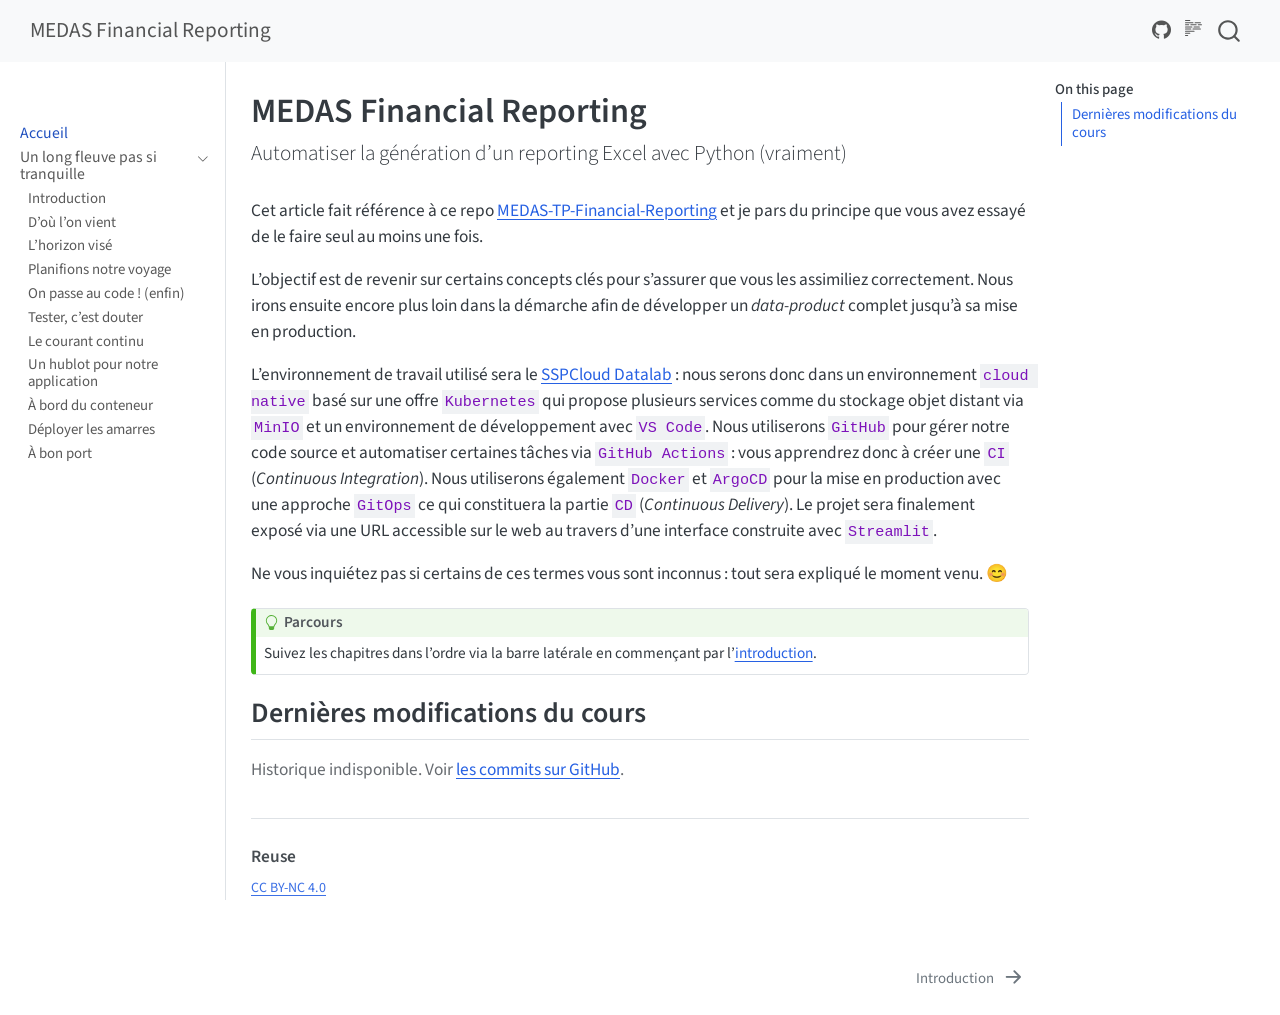
<file: index.html>
<!DOCTYPE html>
<html xmlns="http://www.w3.org/1999/xhtml" lang="en" xml:lang="en"><head>

<meta charset="utf-8">
<meta name="generator" content="quarto-1.10.18">

<meta name="viewport" content="width=device-width, initial-scale=1.0, user-scalable=yes">


<title>MEDAS Financial Reporting</title>
<style>
/* Default styles provided by pandoc.
** See https://pandoc.org/MANUAL.html#variables-for-html for config info.
*/
span.smallcaps{font-variant: small-caps;}
div.columns{display: flex; gap: 1.5em;}
div.column{flex: auto;}
@media screen {
div.columns{gap: min(4vw, 1.5em);}
div.column{overflow-x: auto;}
}
div.hanging-indent{margin-left: 1.5em; text-indent: -1.5em;}
ul.task-list{list-style: none;}
ul.task-list li input[type="checkbox"] {
  width: 0.8em;
  margin: 0 0.8em 0.2em -1em; /* quarto-specific, see https://github.com/quarto-dev/quarto-cli/issues/4556 */ 
  vertical-align: middle;
}
</style>


<script src="site_libs/quarto-nav/quarto-nav.js"></script>
<script src="site_libs/quarto-nav/headroom.min.js"></script>
<script src="site_libs/clipboard/clipboard.min.js"></script>
<script src="site_libs/quarto-search/autocomplete.umd.js"></script>
<script src="site_libs/quarto-search/fuse.min.js"></script>
<script src="site_libs/quarto-search/quarto-search.js"></script>
<meta name="quarto:offset" content="./">
<link href="./pages/01-introduction.html" rel="next">
<script src="site_libs/quarto-html/quarto.js" type="module"></script>
<script src="site_libs/quarto-html/tabsets/tabsets.js" type="module"></script>
<script src="site_libs/quarto-html/popper.min.js"></script>
<script src="site_libs/quarto-html/tippy.umd.min.js"></script>
<script src="site_libs/quarto-html/anchor.min.js"></script>
<link href="site_libs/quarto-html/tippy.css" rel="stylesheet">
<link href="site_libs/quarto-html/quarto-syntax-highlighting-64a204ab8560d761af7679ceaba22944.css" rel="stylesheet" id="quarto-text-highlighting-styles">
<script src="site_libs/bootstrap/bootstrap.min.js"></script>
<link href="site_libs/bootstrap/bootstrap-icons.css" rel="stylesheet">
<link href="site_libs/bootstrap/bootstrap-fb5f3b3fb26a177c4af78adf70c87a98.min.css" rel="stylesheet" append-hash="true" id="quarto-bootstrap" data-mode="light">
<script id="quarto-search-options" type="application/json">{
  "location": "navbar",
  "copy-button": false,
  "collapse-after": 3,
  "panel-placement": "end",
  "type": "overlay",
  "limit": 50,
  "keyboard-shortcut": [
    "f",
    "/",
    "s"
  ],
  "show-item-context": false,
  "language": {
    "search-no-results-text": "No results",
    "search-matching-documents-text": "matching documents",
    "search-copy-link-title": "Copy link to search",
    "search-hide-matches-text": "Hide additional matches",
    "search-more-match-text": "more match in this document",
    "search-more-matches-text": "more matches in this document",
    "search-clear-button-title": "Clear",
    "search-text-placeholder": "",
    "search-detached-cancel-button-title": "Cancel",
    "search-submit-button-title": "Submit",
    "search-label": "Search"
  }
}</script>
<style>html{ scroll-behavior: smooth; }</style>


<link rel="stylesheet" href="styles.css">
</head>

<body class="nav-sidebar docked nav-fixed quarto-light">

<div id="quarto-search-results"></div>
  <header id="quarto-header" class="headroom fixed-top">
    <nav class="navbar navbar-expand-lg " data-bs-theme="dark">
      <div class="navbar-container container-fluid">
      <div class="navbar-brand-container mx-auto">
    <a class="navbar-brand" href="./index.html">
    <span class="navbar-title">MEDAS Financial Reporting</span>
    </a>
  </div>
            <div id="quarto-search" class="" title="Search"></div>
          <button class="navbar-toggler" type="button" data-bs-toggle="collapse" data-bs-target="#navbarCollapse" aria-controls="navbarCollapse" role="menu" aria-expanded="false" aria-label="Toggle navigation" onclick="if (window.quartoToggleHeadroom) { window.quartoToggleHeadroom(); }">
  <span class="navbar-toggler-icon"></span>
</button>
          <div class="collapse navbar-collapse" id="navbarCollapse">
            <ul class="navbar-nav navbar-nav-scroll ms-auto">
  <li class="nav-item compact">
    <a class="nav-link" href="https://github.com/surybang/MEDAS-Financial-Reporting"> <i class="bi bi-github" role="img" aria-label="GitHub">
</i> 
<span class="menu-text"></span></a>
  </li>  
</ul>
          </div> <!-- /navcollapse -->
            <div class="quarto-navbar-tools">
  <a href="" class="quarto-reader-toggle quarto-navigation-tool px-1" onclick="window.quartoToggleReader(); return false;" title="Toggle reader mode">
  <div class="quarto-reader-toggle-btn">
  <i class="bi"></i>
  </div>
</a>
</div>
      </div> <!-- /container-fluid -->
    </nav>
  <nav class="quarto-secondary-nav">
    <div class="container-fluid d-flex">
      <button type="button" class="quarto-btn-toggle btn" data-bs-toggle="collapse" role="button" data-bs-target=".quarto-sidebar-collapse-item" aria-controls="quarto-sidebar" aria-expanded="false" aria-label="Toggle sidebar navigation" onclick="if (window.quartoToggleHeadroom) { window.quartoToggleHeadroom(); }">
        <i class="bi bi-layout-text-sidebar-reverse"></i>
      </button>
        <nav class="quarto-page-breadcrumbs" aria-label="breadcrumb"><ol class="breadcrumb"><li class="breadcrumb-item"><a href="./index.html">Accueil</a></li></ol></nav>
        <a class="flex-grow-1" role="navigation" data-bs-toggle="collapse" data-bs-target=".quarto-sidebar-collapse-item" aria-controls="quarto-sidebar" aria-expanded="false" aria-label="Toggle sidebar navigation" onclick="if (window.quartoToggleHeadroom) { window.quartoToggleHeadroom(); }">      
        </a>
      <button type="button" class="btn quarto-search-button" aria-label="Search" onclick="window.quartoOpenSearch();">
        <i class="bi bi-search"></i>
      </button>
    </div>
  </nav>
</header>
<!-- content -->
<div id="quarto-content" class="quarto-container page-columns page-rows-contents page-layout-article page-navbar">
<!-- sidebar -->
  <nav id="quarto-sidebar" class="sidebar collapse collapse-horizontal quarto-sidebar-collapse-item sidebar-navigation docked overflow-auto">
        <div class="mt-2 flex-shrink-0 align-items-center">
        <div class="sidebar-search">
        <div id="quarto-search" class="" title="Search"></div>
        </div>
        </div>
    <div class="sidebar-menu-container"> 
    <ul class="list-unstyled mt-1">
        <li class="sidebar-item">
  <div class="sidebar-item-container"> 
  <a href="./index.html" class="sidebar-item-text sidebar-link active">
 <span class="menu-text">Accueil</span></a>
  </div>
</li>
        <li class="sidebar-item sidebar-item-section">
      <div class="sidebar-item-container"> 
            <a class="sidebar-item-text sidebar-link text-start" data-bs-toggle="collapse" data-bs-target="#quarto-sidebar-section-1" role="navigation" aria-expanded="true">
 <span class="menu-text">Un long fleuve pas si tranquille</span></a>
          <a class="sidebar-item-toggle text-start" data-bs-toggle="collapse" data-bs-target="#quarto-sidebar-section-1" role="navigation" aria-expanded="true" aria-label="Toggle section">
            <i class="bi bi-chevron-right ms-2"></i>
          </a> 
      </div>
      <ul id="quarto-sidebar-section-1" class="collapse list-unstyled sidebar-section depth1 show">  
          <li class="sidebar-item">
  <div class="sidebar-item-container"> 
  <a href="./pages/01-introduction.html" class="sidebar-item-text sidebar-link">
 <span class="menu-text">Introduction</span></a>
  </div>
</li>
          <li class="sidebar-item">
  <div class="sidebar-item-container"> 
  <a href="./pages/02-situation-de-depart.html" class="sidebar-item-text sidebar-link">
 <span class="menu-text">D’où l’on vient</span></a>
  </div>
</li>
          <li class="sidebar-item">
  <div class="sidebar-item-container"> 
  <a href="./pages/03-situation-cible.html" class="sidebar-item-text sidebar-link">
 <span class="menu-text">L’horizon visé</span></a>
  </div>
</li>
          <li class="sidebar-item">
  <div class="sidebar-item-container"> 
  <a href="./pages/04-planification.html" class="sidebar-item-text sidebar-link">
 <span class="menu-text">Planifions notre voyage</span></a>
  </div>
</li>
          <li class="sidebar-item">
  <div class="sidebar-item-container"> 
  <a href="./pages/05-le-code.html" class="sidebar-item-text sidebar-link">
 <span class="menu-text">On passe au code ! (enfin)</span></a>
  </div>
</li>
          <li class="sidebar-item">
  <div class="sidebar-item-container"> 
  <a href="./pages/06-tests.html" class="sidebar-item-text sidebar-link">
 <span class="menu-text">Tester, c’est douter</span></a>
  </div>
</li>
          <li class="sidebar-item">
  <div class="sidebar-item-container"> 
  <a href="./pages/07-integration-continue.html" class="sidebar-item-text sidebar-link">
 <span class="menu-text">Le courant continu</span></a>
  </div>
</li>
          <li class="sidebar-item">
  <div class="sidebar-item-container"> 
  <a href="./pages/08-streamlit.html" class="sidebar-item-text sidebar-link">
 <span class="menu-text">Un hublot pour notre application</span></a>
  </div>
</li>
          <li class="sidebar-item">
  <div class="sidebar-item-container"> 
  <a href="./pages/09-docker.html" class="sidebar-item-text sidebar-link">
 <span class="menu-text">À bord du conteneur</span></a>
  </div>
</li>
          <li class="sidebar-item">
  <div class="sidebar-item-container"> 
  <a href="./pages/10-argocd.html" class="sidebar-item-text sidebar-link">
 <span class="menu-text">Déployer les amarres</span></a>
  </div>
</li>
          <li class="sidebar-item">
  <div class="sidebar-item-container"> 
  <a href="./pages/11-conclusion.html" class="sidebar-item-text sidebar-link">
 <span class="menu-text">À bon port</span></a>
  </div>
</li>
      </ul>
  </li>
    </ul>
    </div>
</nav>
<div id="quarto-sidebar-glass" class="quarto-sidebar-collapse-item" data-bs-toggle="collapse" data-bs-target=".quarto-sidebar-collapse-item"></div>
<!-- margin-sidebar -->
    <div id="quarto-margin-sidebar" class="sidebar margin-sidebar">
        <nav id="TOC" role="doc-toc" class="toc-active">
    <h2 id="toc-title">On this page</h2>
   
  <ul>
  <li><a href="#dernières-modifications-du-cours" id="toc-dernières-modifications-du-cours" class="nav-link active" data-scroll-target="#dernières-modifications-du-cours">Dernières modifications du cours</a></li>
  </ul>
</nav>
    </div>
<!-- main -->
<main class="content" id="quarto-document-content">

<header id="title-block-header" class="quarto-title-block default">
<div class="quarto-title">
<h1 class="title">MEDAS Financial Reporting</h1>
<p class="subtitle lead">Automatiser la génération d’un reporting Excel avec Python (vraiment)</p>
</div>



<div class="quarto-title-meta">

    
  
    
  </div>
  


</header>


<p>Cet article fait référence à ce repo <a href="https://github.com/surybang/MEDAS-TP-Financial-Reporting">MEDAS-TP-Financial-Reporting</a> et je pars du principe que vous avez essayé de le faire seul au moins une fois.</p>
<p>L’objectif est de revenir sur certains concepts clés pour s’assurer que vous les assimiliez correctement. Nous irons ensuite encore plus loin dans la démarche afin de développer un <em>data-product</em> complet jusqu’à sa mise en production.</p>
<p>L’environnement de travail utilisé sera le <a href="https://datalab.sspcloud.fr/catalog/ide">SSPCloud Datalab</a> : nous serons donc dans un environnement <code>cloud native</code> basé sur une offre <code>Kubernetes</code> qui propose plusieurs services comme du stockage objet distant via <code>MinIO</code> et un environnement de développement avec <code>VS Code</code>. Nous utiliserons <code>GitHub</code> pour gérer notre code source et automatiser certaines tâches via <code>GitHub Actions</code> : vous apprendrez donc à créer une <code>CI</code> (<em>Continuous Integration</em>). Nous utiliserons également <code>Docker</code> et <code>ArgoCD</code> pour la mise en production avec une approche <code>GitOps</code> ce qui constituera la partie <code>CD</code> (<em>Continuous Delivery</em>). Le projet sera finalement exposé via une URL accessible sur le web au travers d’une interface construite avec <code>Streamlit</code>.</p>
<p>Ne vous inquiétez pas si certains de ces termes vous sont inconnus : tout sera expliqué le moment venu. 😊</p>
<div class="callout callout-style-default callout-tip callout-titled">
<div class="callout-header d-flex align-content-center">
<div class="callout-icon-container">
<i class="callout-icon"></i>
</div>
<div class="callout-title-container flex-fill">
<span class="screen-reader-only">Tip</span>Parcours
</div>
</div>
<div class="callout-body-container callout-body">
<p>Suivez les chapitres dans l’ordre via la barre latérale en commençant par l’<a href="./pages/01-introduction.html">introduction</a>.</p>
</div>
</div>
<section id="dernières-modifications-du-cours" class="level2">
<h2 class="anchored" data-anchor-id="dernières-modifications-du-cours">Dernières modifications du cours</h2>
<div id="commit-feed" data-repo="surybang/MEDAS-Financial-Reporting" data-branch="main">
  <p class="text-muted">Chargement de l'historique…</p>
</div>
<script>
(function () {
  const el = document.getElementById("commit-feed");
  const repo = el.dataset.repo;
  const branch = el.dataset.branch;
  const apiUrl = `https://api.github.com/repos/${repo}/commits?sha=${branch}&per_page=8`;
  const branchUrl = `https://github.com/${repo}/commits/${branch}`;

  const rel = (d) => {
    const s = Math.floor((Date.now() - new Date(d)) / 1000);
    const units = [["an", "ans", 31536000], ["mois", "mois", 2592000],
                   ["j", "j", 86400], ["h", "h", 3600], ["min", "min", 60]];
    for (const [sing, plur, secs] of units) {
      const n = Math.floor(s / secs);
      if (n >= 1) return `il y a ${n} ${n > 1 ? plur : sing}`;
    }
    return "à l'instant";
  };

  fetch(apiUrl, { headers: { Accept: "application/vnd.github+json" } })
    .then((r) => { if (!r.ok) throw new Error(r.status); return r.json(); })
    .then((commits) => {
      if (!Array.isArray(commits) || commits.length === 0) {
        el.innerHTML = "<p class='text-muted'>Aucun commit trouvé.</p>";
        return;
      }
      const ul = document.createElement("ul");
      ul.style.listStyle = "none";
      ul.style.paddingLeft = "0";
      commits.forEach((c) => {
        const li = document.createElement("li");
        li.style.marginBottom = "0.6rem";
        const link = document.createElement("a");
        link.href = c.html_url;
        link.textContent = c.sha.substring(0, 7);
        link.style.fontFamily = "monospace";
        const msg = document.createElement("span");
        msg.textContent = " " + c.commit.message.split("\n")[0];
        const meta = document.createElement("span");
        meta.className = "text-muted";
        meta.textContent = ` (${c.commit.author.name}, ${rel(c.commit.author.date)})`;
        li.append(link, msg, meta);
        ul.appendChild(li);
      });
      el.replaceChildren(ul);
    })
    .catch(() => {
      el.innerHTML = `<p class="text-muted">Historique indisponible. Voir <a href="${branchUrl}">les commits sur GitHub</a>.</p>`;
    });
})();
</script>


</section>

<div id="quarto-appendix" class="default"><section class="quarto-appendix-contents" id="quarto-reuse"><h2 class="anchored quarto-appendix-heading">Reuse</h2><div class="quarto-appendix-contents"><div><a rel="license" href="https://creativecommons.org/licenses/by-nc/4.0/">CC BY-NC 4.0</a></div></div></section></div></main> <!-- /main -->
<script id="quarto-html-after-body" type="application/javascript">
  window.document.addEventListener("DOMContentLoaded", function (event) {
    const icon = "";
    const anchorJS = new window.AnchorJS();
    anchorJS.options = {
      placement: 'right',
      icon: icon
    };
    anchorJS.add('.anchored');
    const isCodeAnnotation = (el) => {
      for (const clz of el.classList) {
        if (clz.startsWith('code-annotation-')) {                     
          return true;
        }
      }
      return false;
    }
    const onCopySuccess = function(e) {
      // button target
      const button = e.trigger;
      // don't keep focus
      button.blur();
      // flash "checked"
      button.classList.add('code-copy-button-checked');
      var currentTitle = button.getAttribute("title");
      button.setAttribute("title", "Copied!");
      let tooltip;
      if (window.bootstrap) {
        button.setAttribute("data-bs-toggle", "tooltip");
        button.setAttribute("data-bs-placement", "left");
        button.setAttribute("data-bs-title", "Copied!");
        tooltip = new bootstrap.Tooltip(button, 
          { trigger: "manual", 
            customClass: "code-copy-button-tooltip",
            offset: [0, -8]});
        tooltip.show();    
      }
      setTimeout(function() {
        if (tooltip) {
          tooltip.hide();
          button.removeAttribute("data-bs-title");
          button.removeAttribute("data-bs-toggle");
          button.removeAttribute("data-bs-placement");
        }
        button.setAttribute("title", currentTitle);
        button.classList.remove('code-copy-button-checked');
      }, 1000);
      // clear code selection
      e.clearSelection();
    }
    const getTextToCopy = function(trigger) {
      const outerScaffold = trigger.parentElement.cloneNode(true);
      const codeEl = outerScaffold.querySelector('code');
      for (const childEl of codeEl.children) {
        if (isCodeAnnotation(childEl)) {
          childEl.remove();
        }
      }
      return codeEl.innerText;
    }
    const clipboard = new window.ClipboardJS('.code-copy-button:not([data-in-quarto-modal])', {
      text: getTextToCopy
    });
    clipboard.on('success', onCopySuccess);
    if (window.document.getElementById('quarto-embedded-source-code-modal')) {
      const clipboardModal = new window.ClipboardJS('.code-copy-button[data-in-quarto-modal]', {
        text: getTextToCopy,
        container: window.document.getElementById('quarto-embedded-source-code-modal')
      });
      clipboardModal.on('success', onCopySuccess);
    }
      var localhostRegex = new RegExp(/^(?:http|https):\/\/localhost\:?[0-9]*\//);
      var mailtoRegex = new RegExp(/^mailto:/);
        var filterRegex = new RegExp("https:\/\/surybang\.github\.io\/MEDAS-Financial-Reporting\/");
      var isInternal = (href) => {
          return filterRegex.test(href) || localhostRegex.test(href) || mailtoRegex.test(href);
      }
      // Inspect non-navigation links and adorn them if external
     var links = window.document.querySelectorAll('a[href]:not(.nav-link):not(.navbar-brand):not(.toc-action):not(.sidebar-link):not(.sidebar-item-toggle):not(.pagination-link):not(.no-external):not([aria-hidden]):not(.dropdown-item):not(.quarto-navigation-tool):not(.about-link)');
      for (var i=0; i<links.length; i++) {
        const link = links[i];
        if (!isInternal(link.href)) {
          // undo the damage that might have been done by quarto-nav.js in the case of
          // links that we want to consider external
          if (link.dataset.originalHref !== undefined) {
            link.href = link.dataset.originalHref;
          }
        }
      }
    function tippyHover(el, contentFn, onTriggerFn, onUntriggerFn) {
      const config = {
        allowHTML: true,
        maxWidth: 500,
        delay: 100,
        arrow: false,
        appendTo: function(el) {
            return el.parentElement;
        },
        interactive: true,
        interactiveBorder: 10,
        theme: 'quarto',
        placement: 'bottom-start',
      };
      if (contentFn) {
        config.content = contentFn;
      }
      if (onTriggerFn) {
        config.onTrigger = onTriggerFn;
      }
      if (onUntriggerFn) {
        config.onUntrigger = onUntriggerFn;
      }
      window.tippy(el, config); 
    }
    const noterefs = window.document.querySelectorAll('a[role="doc-noteref"]');
    for (var i=0; i<noterefs.length; i++) {
      const ref = noterefs[i];
      tippyHover(ref, function() {
        // use id or data attribute instead here
        let href = ref.getAttribute('data-footnote-href') || ref.getAttribute('href');
        try { href = new URL(href).hash; } catch {}
        const id = href.replace(/^#\/?/, "");
        const note = window.document.getElementById(id);
        if (note) {
          return note.innerHTML;
        } else {
          return "";
        }
      });
    }
    const xrefs = window.document.querySelectorAll('a.quarto-xref');
    const processXRef = (id, note) => {
      // Strip column container classes
      const stripColumnClz = (el) => {
        el.classList.remove("page-full", "page-columns");
        if (el.children) {
          for (const child of el.children) {
            stripColumnClz(child);
          }
        }
      }
      stripColumnClz(note)
      if (id === null || id.startsWith('sec-')) {
        // Special case sections, only their first couple elements
        const container = document.createElement("div");
        if (note.children && note.children.length > 2) {
          container.appendChild(note.children[0].cloneNode(true));
          for (let i = 1; i < note.children.length; i++) {
            const child = note.children[i];
            if (child.tagName === "P" && child.innerText === "") {
              continue;
            } else {
              container.appendChild(child.cloneNode(true));
              break;
            }
          }
          if (window.Quarto?.typesetMath) {
            window.Quarto.typesetMath(container);
          }
          return container.innerHTML
        } else {
          if (window.Quarto?.typesetMath) {
            window.Quarto.typesetMath(note);
          }
          return note.innerHTML;
        }
      } else {
        // Remove any anchor links if they are present
        const anchorLink = note.querySelector('a.anchorjs-link');
        if (anchorLink) {
          anchorLink.remove();
        }
        if (window.Quarto?.typesetMath) {
          window.Quarto.typesetMath(note);
        }
        if (note.classList.contains("callout")) {
          return note.outerHTML;
        } else {
          return note.innerHTML;
        }
      }
    }
    for (var i=0; i<xrefs.length; i++) {
      const xref = xrefs[i];
      tippyHover(xref, undefined, function(instance) {
        instance.disable();
        let url = xref.getAttribute('href');
        let hash = undefined; 
        if (url.startsWith('#')) {
          hash = url;
        } else {
          try { hash = new URL(url).hash; } catch {}
        }
        if (hash) {
          const id = hash.replace(/^#\/?/, "");
          const note = window.document.getElementById(id);
          if (note !== null) {
            try {
              const html = processXRef(id, note.cloneNode(true));
              instance.setContent(html);
            } finally {
              instance.enable();
              instance.show();
            }
          } else {
            // See if we can fetch this
            fetch(url.split('#')[0])
            .then(res => res.text())
            .then(html => {
              const parser = new DOMParser();
              const htmlDoc = parser.parseFromString(html, "text/html");
              const note = htmlDoc.getElementById(id);
              if (note !== null) {
                const html = processXRef(id, note);
                instance.setContent(html);
              } 
            }).finally(() => {
              instance.enable();
              instance.show();
            });
          }
        } else {
          // See if we can fetch a full url (with no hash to target)
          // This is a special case and we should probably do some content thinning / targeting
          fetch(url)
          .then(res => res.text())
          .then(html => {
            const parser = new DOMParser();
            const htmlDoc = parser.parseFromString(html, "text/html");
            const note = htmlDoc.querySelector('main.content');
            if (note !== null) {
              // This should only happen for chapter cross references
              // (since there is no id in the URL)
              // remove the first header
              if (note.children.length > 0 && note.children[0].tagName === "HEADER") {
                note.children[0].remove();
              }
              const html = processXRef(null, note);
              instance.setContent(html);
            } 
          }).finally(() => {
            instance.enable();
            instance.show();
          });
        }
      }, function(instance) {
      });
    }
        let selectedAnnoteEl;
        const selectorForAnnotation = ( cell, annotation) => {
          let cellAttr = 'data-code-cell="' + cell + '"';
          let lineAttr = 'data-code-annotation="' +  annotation + '"';
          const selector = 'span[' + cellAttr + '][' + lineAttr + ']';
          return selector;
        }
        const selectCodeLines = (annoteEl) => {
          const doc = window.document;
          const targetCell = annoteEl.getAttribute("data-target-cell");
          const targetAnnotation = annoteEl.getAttribute("data-target-annotation");
          const annoteSpan = window.document.querySelector(selectorForAnnotation(targetCell, targetAnnotation));
          const lines = annoteSpan.getAttribute("data-code-lines").split(",");
          const lineIds = lines.map((line) => {
            return targetCell + "-" + line;
          })
          let top = null;
          let height = null;
          let parent = null;
          if (lineIds.length > 0) {
              //compute the position of the single el (top and bottom and make a div)
              const el = window.document.getElementById(lineIds[0]);
              top = el.offsetTop;
              height = el.offsetHeight;
              parent = el.parentElement.parentElement;
            if (lineIds.length > 1) {
              const lastEl = window.document.getElementById(lineIds[lineIds.length - 1]);
              const bottom = lastEl.offsetTop + lastEl.offsetHeight;
              height = bottom - top;
            }
            if (top !== null && height !== null && parent !== null) {
              // cook up a div (if necessary) and position it 
              let div = window.document.getElementById("code-annotation-line-highlight");
              if (div === null) {
                div = window.document.createElement("div");
                div.setAttribute("id", "code-annotation-line-highlight");
                div.style.position = 'absolute';
                parent.appendChild(div);
              }
              div.style.top = top - 2 + "px";
              div.style.height = height + 4 + "px";
              div.style.left = 0;
              let gutterDiv = window.document.getElementById("code-annotation-line-highlight-gutter");
              if (gutterDiv === null) {
                gutterDiv = window.document.createElement("div");
                gutterDiv.setAttribute("id", "code-annotation-line-highlight-gutter");
                gutterDiv.style.position = 'absolute';
                const codeCell = window.document.getElementById(targetCell);
                const gutter = codeCell.querySelector('.code-annotation-gutter');
                gutter.appendChild(gutterDiv);
              }
              gutterDiv.style.top = top - 2 + "px";
              gutterDiv.style.height = height + 4 + "px";
            }
            selectedAnnoteEl = annoteEl;
          }
        };
        const unselectCodeLines = () => {
          const elementsIds = ["code-annotation-line-highlight", "code-annotation-line-highlight-gutter"];
          elementsIds.forEach((elId) => {
            const div = window.document.getElementById(elId);
            if (div) {
              div.remove();
            }
          });
          selectedAnnoteEl = undefined;
        };
          // Handle positioning of the toggle
      window.addEventListener(
        "resize",
        throttle(() => {
          elRect = undefined;
          if (selectedAnnoteEl) {
            selectCodeLines(selectedAnnoteEl);
          }
        }, 10)
      );
      function throttle(fn, ms) {
      let throttle = false;
      let timer;
        return (...args) => {
          if(!throttle) { // first call gets through
              fn.apply(this, args);
              throttle = true;
          } else { // all the others get throttled
              if(timer) clearTimeout(timer); // cancel #2
              timer = setTimeout(() => {
                fn.apply(this, args);
                timer = throttle = false;
              }, ms);
          }
        };
      }
        // Attach click handler to the DT
        const annoteDls = window.document.querySelectorAll('dt[data-target-cell]');
        for (const annoteDlNode of annoteDls) {
          annoteDlNode.addEventListener('click', (event) => {
            const clickedEl = event.target;
            if (clickedEl !== selectedAnnoteEl) {
              unselectCodeLines();
              const activeEl = window.document.querySelector('dt[data-target-cell].code-annotation-active');
              if (activeEl) {
                activeEl.classList.remove('code-annotation-active');
              }
              selectCodeLines(clickedEl);
              clickedEl.classList.add('code-annotation-active');
            } else {
              // Unselect the line
              unselectCodeLines();
              clickedEl.classList.remove('code-annotation-active');
            }
          });
        }
    const findCites = (el) => {
      const parentEl = el.parentElement;
      if (parentEl) {
        const cites = parentEl.dataset.cites;
        if (cites) {
          return {
            el,
            cites: cites.split(' ')
          };
        } else {
          return findCites(el.parentElement)
        }
      } else {
        return undefined;
      }
    };
    var bibliorefs = window.document.querySelectorAll('a[role="doc-biblioref"]');
    for (var i=0; i<bibliorefs.length; i++) {
      const ref = bibliorefs[i];
      const citeInfo = findCites(ref);
      if (citeInfo) {
        tippyHover(citeInfo.el, function() {
          var popup = window.document.createElement('div');
          citeInfo.cites.forEach(function(cite) {
            var citeDiv = window.document.createElement('div');
            citeDiv.classList.add('hanging-indent');
            citeDiv.classList.add('csl-entry');
            var biblioDiv = window.document.getElementById('ref-' + cite);
            if (biblioDiv) {
              citeDiv.innerHTML = biblioDiv.innerHTML;
            }
            popup.appendChild(citeDiv);
          });
          return popup.innerHTML;
        });
      }
    }
  });
  </script>
<nav class="page-navigation">
  <div class="nav-page nav-page-previous">
  </div>
  <div class="nav-page nav-page-next">
      <a href="./pages/01-introduction.html" class="pagination-link" aria-label="Introduction">
        <span class="nav-page-text">Introduction</span> <i class="bi bi-arrow-right-short"></i>
      </a>
  </div>
</nav>
</div> <!-- /content -->




<script src="site_libs/quarto-html/zenscroll-min.js"></script>
</body></html>
</file>
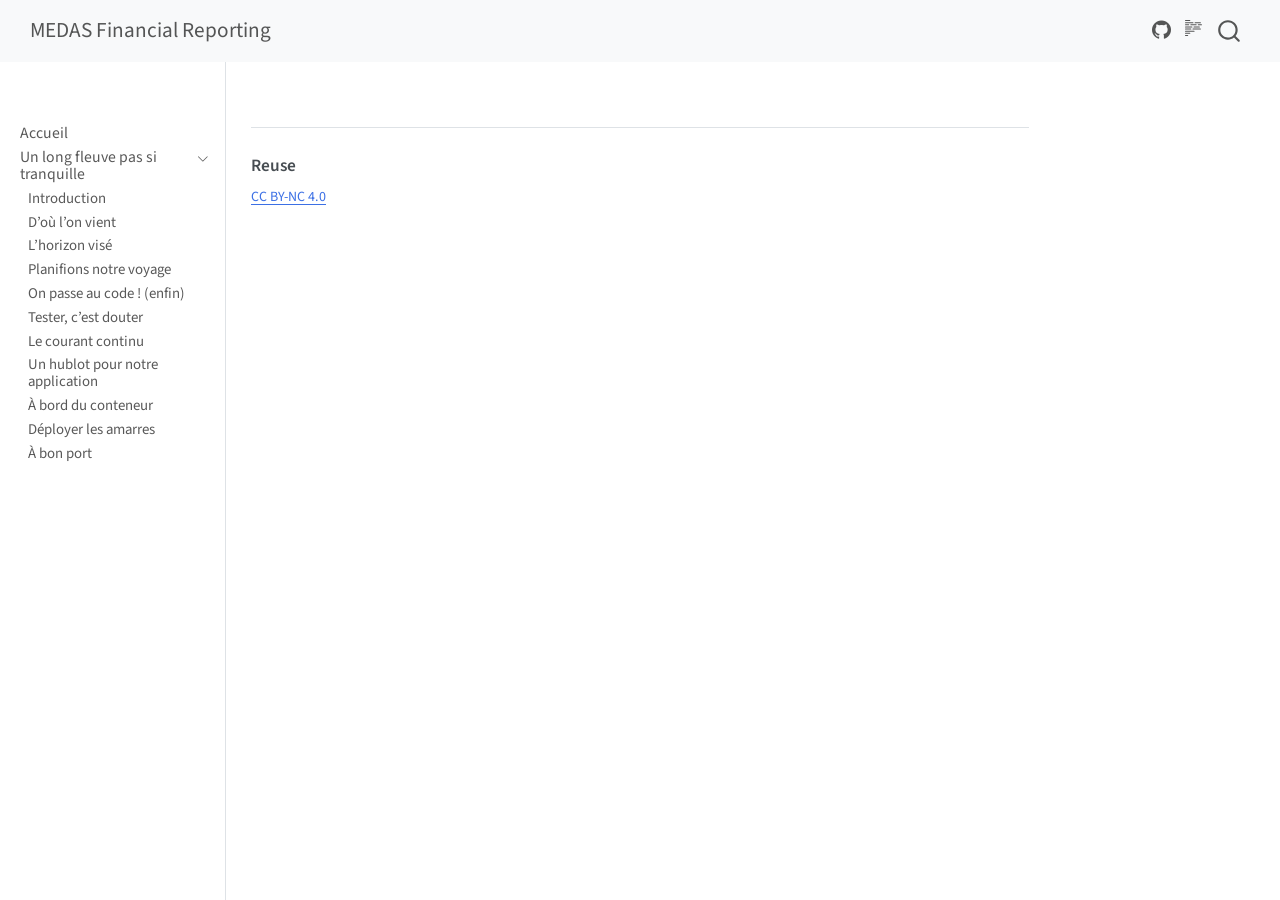
<file: todo.html>
<!DOCTYPE html>
<html xmlns="http://www.w3.org/1999/xhtml" lang="en" xml:lang="en"><head>

<meta charset="utf-8">
<meta name="generator" content="quarto-1.10.18">

<meta name="viewport" content="width=device-width, initial-scale=1.0, user-scalable=yes">


<title>todo – MEDAS Financial Reporting</title>
<style>
/* Default styles provided by pandoc.
** See https://pandoc.org/MANUAL.html#variables-for-html for config info.
*/
span.smallcaps{font-variant: small-caps;}
div.columns{display: flex; gap: 1.5em;}
div.column{flex: auto;}
@media screen {
div.columns{gap: min(4vw, 1.5em);}
div.column{overflow-x: auto;}
}
div.hanging-indent{margin-left: 1.5em; text-indent: -1.5em;}
ul.task-list{list-style: none;}
ul.task-list li input[type="checkbox"] {
  width: 0.8em;
  margin: 0 0.8em 0.2em -1em; /* quarto-specific, see https://github.com/quarto-dev/quarto-cli/issues/4556 */ 
  vertical-align: middle;
}
</style>


<script src="site_libs/quarto-nav/quarto-nav.js"></script>
<script src="site_libs/quarto-nav/headroom.min.js"></script>
<script src="site_libs/clipboard/clipboard.min.js"></script>
<script src="site_libs/quarto-search/autocomplete.umd.js"></script>
<script src="site_libs/quarto-search/fuse.min.js"></script>
<script src="site_libs/quarto-search/quarto-search.js"></script>
<meta name="quarto:offset" content="./">
<script src="site_libs/quarto-html/quarto.js" type="module"></script>
<script src="site_libs/quarto-html/tabsets/tabsets.js" type="module"></script>
<script src="site_libs/quarto-html/popper.min.js"></script>
<script src="site_libs/quarto-html/tippy.umd.min.js"></script>
<script src="site_libs/quarto-html/anchor.min.js"></script>
<link href="site_libs/quarto-html/tippy.css" rel="stylesheet">
<link href="site_libs/quarto-html/quarto-syntax-highlighting-64a204ab8560d761af7679ceaba22944.css" rel="stylesheet" id="quarto-text-highlighting-styles">
<script src="site_libs/bootstrap/bootstrap.min.js"></script>
<link href="site_libs/bootstrap/bootstrap-icons.css" rel="stylesheet">
<link href="site_libs/bootstrap/bootstrap-fb5f3b3fb26a177c4af78adf70c87a98.min.css" rel="stylesheet" append-hash="true" id="quarto-bootstrap" data-mode="light">
<script id="quarto-search-options" type="application/json">{
  "location": "navbar",
  "copy-button": false,
  "collapse-after": 3,
  "panel-placement": "end",
  "type": "overlay",
  "limit": 50,
  "keyboard-shortcut": [
    "f",
    "/",
    "s"
  ],
  "show-item-context": false,
  "language": {
    "search-no-results-text": "No results",
    "search-matching-documents-text": "matching documents",
    "search-copy-link-title": "Copy link to search",
    "search-hide-matches-text": "Hide additional matches",
    "search-more-match-text": "more match in this document",
    "search-more-matches-text": "more matches in this document",
    "search-clear-button-title": "Clear",
    "search-text-placeholder": "",
    "search-detached-cancel-button-title": "Cancel",
    "search-submit-button-title": "Submit",
    "search-label": "Search"
  }
}</script>
<style>html{ scroll-behavior: smooth; }</style>


<link rel="stylesheet" href="styles.css">
</head>

<body class="nav-sidebar docked nav-fixed quarto-light">

<div id="quarto-search-results"></div>
  <header id="quarto-header" class="headroom fixed-top">
    <nav class="navbar navbar-expand-lg " data-bs-theme="dark">
      <div class="navbar-container container-fluid">
      <div class="navbar-brand-container mx-auto">
    <a class="navbar-brand" href="./index.html">
    <span class="navbar-title">MEDAS Financial Reporting</span>
    </a>
  </div>
            <div id="quarto-search" class="" title="Search"></div>
          <button class="navbar-toggler" type="button" data-bs-toggle="collapse" data-bs-target="#navbarCollapse" aria-controls="navbarCollapse" role="menu" aria-expanded="false" aria-label="Toggle navigation" onclick="if (window.quartoToggleHeadroom) { window.quartoToggleHeadroom(); }">
  <span class="navbar-toggler-icon"></span>
</button>
          <div class="collapse navbar-collapse" id="navbarCollapse">
            <ul class="navbar-nav navbar-nav-scroll ms-auto">
  <li class="nav-item compact">
    <a class="nav-link" href="https://github.com/surybang/MEDAS-Financial-Reporting"> <i class="bi bi-github" role="img" aria-label="GitHub">
</i> 
<span class="menu-text"></span></a>
  </li>  
</ul>
          </div> <!-- /navcollapse -->
            <div class="quarto-navbar-tools">
  <a href="" class="quarto-reader-toggle quarto-navigation-tool px-1" onclick="window.quartoToggleReader(); return false;" title="Toggle reader mode">
  <div class="quarto-reader-toggle-btn">
  <i class="bi"></i>
  </div>
</a>
</div>
      </div> <!-- /container-fluid -->
    </nav>
  <nav class="quarto-secondary-nav">
    <div class="container-fluid d-flex">
      <button type="button" class="quarto-btn-toggle btn" data-bs-toggle="collapse" role="button" data-bs-target=".quarto-sidebar-collapse-item" aria-controls="quarto-sidebar" aria-expanded="false" aria-label="Toggle sidebar navigation" onclick="if (window.quartoToggleHeadroom) { window.quartoToggleHeadroom(); }">
        <i class="bi bi-layout-text-sidebar-reverse"></i>
      </button>
        <nav class="quarto-page-breadcrumbs" aria-label="breadcrumb"><ol class="breadcrumb"></ol></nav>
        <a class="flex-grow-1" role="navigation" data-bs-toggle="collapse" data-bs-target=".quarto-sidebar-collapse-item" aria-controls="quarto-sidebar" aria-expanded="false" aria-label="Toggle sidebar navigation" onclick="if (window.quartoToggleHeadroom) { window.quartoToggleHeadroom(); }">      
        </a>
      <button type="button" class="btn quarto-search-button" aria-label="Search" onclick="window.quartoOpenSearch();">
        <i class="bi bi-search"></i>
      </button>
    </div>
  </nav>
</header>
<!-- content -->
<div id="quarto-content" class="quarto-container page-columns page-rows-contents page-layout-article page-navbar">
<!-- sidebar -->
  <nav id="quarto-sidebar" class="sidebar collapse collapse-horizontal quarto-sidebar-collapse-item sidebar-navigation docked overflow-auto">
        <div class="mt-2 flex-shrink-0 align-items-center">
        <div class="sidebar-search">
        <div id="quarto-search" class="" title="Search"></div>
        </div>
        </div>
    <div class="sidebar-menu-container"> 
    <ul class="list-unstyled mt-1">
        <li class="sidebar-item">
  <div class="sidebar-item-container"> 
  <a href="./index.html" class="sidebar-item-text sidebar-link">
 <span class="menu-text">Accueil</span></a>
  </div>
</li>
        <li class="sidebar-item sidebar-item-section">
      <div class="sidebar-item-container"> 
            <a class="sidebar-item-text sidebar-link text-start" data-bs-toggle="collapse" data-bs-target="#quarto-sidebar-section-1" role="navigation" aria-expanded="true">
 <span class="menu-text">Un long fleuve pas si tranquille</span></a>
          <a class="sidebar-item-toggle text-start" data-bs-toggle="collapse" data-bs-target="#quarto-sidebar-section-1" role="navigation" aria-expanded="true" aria-label="Toggle section">
            <i class="bi bi-chevron-right ms-2"></i>
          </a> 
      </div>
      <ul id="quarto-sidebar-section-1" class="collapse list-unstyled sidebar-section depth1 show">  
          <li class="sidebar-item">
  <div class="sidebar-item-container"> 
  <a href="./pages/01-introduction.html" class="sidebar-item-text sidebar-link">
 <span class="menu-text">Introduction</span></a>
  </div>
</li>
          <li class="sidebar-item">
  <div class="sidebar-item-container"> 
  <a href="./pages/02-situation-de-depart.html" class="sidebar-item-text sidebar-link">
 <span class="menu-text">D’où l’on vient</span></a>
  </div>
</li>
          <li class="sidebar-item">
  <div class="sidebar-item-container"> 
  <a href="./pages/03-situation-cible.html" class="sidebar-item-text sidebar-link">
 <span class="menu-text">L’horizon visé</span></a>
  </div>
</li>
          <li class="sidebar-item">
  <div class="sidebar-item-container"> 
  <a href="./pages/04-planification.html" class="sidebar-item-text sidebar-link">
 <span class="menu-text">Planifions notre voyage</span></a>
  </div>
</li>
          <li class="sidebar-item">
  <div class="sidebar-item-container"> 
  <a href="./pages/05-le-code.html" class="sidebar-item-text sidebar-link">
 <span class="menu-text">On passe au code ! (enfin)</span></a>
  </div>
</li>
          <li class="sidebar-item">
  <div class="sidebar-item-container"> 
  <a href="./pages/06-tests.html" class="sidebar-item-text sidebar-link">
 <span class="menu-text">Tester, c’est douter</span></a>
  </div>
</li>
          <li class="sidebar-item">
  <div class="sidebar-item-container"> 
  <a href="./pages/07-integration-continue.html" class="sidebar-item-text sidebar-link">
 <span class="menu-text">Le courant continu</span></a>
  </div>
</li>
          <li class="sidebar-item">
  <div class="sidebar-item-container"> 
  <a href="./pages/08-streamlit.html" class="sidebar-item-text sidebar-link">
 <span class="menu-text">Un hublot pour notre application</span></a>
  </div>
</li>
          <li class="sidebar-item">
  <div class="sidebar-item-container"> 
  <a href="./pages/09-docker.html" class="sidebar-item-text sidebar-link">
 <span class="menu-text">À bord du conteneur</span></a>
  </div>
</li>
          <li class="sidebar-item">
  <div class="sidebar-item-container"> 
  <a href="./pages/10-argocd.html" class="sidebar-item-text sidebar-link">
 <span class="menu-text">Déployer les amarres</span></a>
  </div>
</li>
          <li class="sidebar-item">
  <div class="sidebar-item-container"> 
  <a href="./pages/11-conclusion.html" class="sidebar-item-text sidebar-link">
 <span class="menu-text">À bon port</span></a>
  </div>
</li>
      </ul>
  </li>
    </ul>
    </div>
</nav>
<div id="quarto-sidebar-glass" class="quarto-sidebar-collapse-item" data-bs-toggle="collapse" data-bs-target=".quarto-sidebar-collapse-item"></div>
<!-- margin-sidebar -->
    <div id="quarto-margin-sidebar" class="sidebar margin-sidebar zindex-bottom">
        
    </div>
<!-- main -->
<main class="content" id="quarto-document-content"><header id="title-block-header" class="quarto-title-block"></header>







<div id="quarto-appendix" class="default"><section class="quarto-appendix-contents" id="quarto-reuse"><h2 class="anchored quarto-appendix-heading">Reuse</h2><div class="quarto-appendix-contents"><div><a rel="license" href="https://creativecommons.org/licenses/by-nc/4.0/">CC BY-NC 4.0</a></div></div></section></div></main> <!-- /main -->
<script id="quarto-html-after-body" type="application/javascript">
  window.document.addEventListener("DOMContentLoaded", function (event) {
    const icon = "";
    const anchorJS = new window.AnchorJS();
    anchorJS.options = {
      placement: 'right',
      icon: icon
    };
    anchorJS.add('.anchored');
    const isCodeAnnotation = (el) => {
      for (const clz of el.classList) {
        if (clz.startsWith('code-annotation-')) {                     
          return true;
        }
      }
      return false;
    }
    const onCopySuccess = function(e) {
      // button target
      const button = e.trigger;
      // don't keep focus
      button.blur();
      // flash "checked"
      button.classList.add('code-copy-button-checked');
      var currentTitle = button.getAttribute("title");
      button.setAttribute("title", "Copied!");
      let tooltip;
      if (window.bootstrap) {
        button.setAttribute("data-bs-toggle", "tooltip");
        button.setAttribute("data-bs-placement", "left");
        button.setAttribute("data-bs-title", "Copied!");
        tooltip = new bootstrap.Tooltip(button, 
          { trigger: "manual", 
            customClass: "code-copy-button-tooltip",
            offset: [0, -8]});
        tooltip.show();    
      }
      setTimeout(function() {
        if (tooltip) {
          tooltip.hide();
          button.removeAttribute("data-bs-title");
          button.removeAttribute("data-bs-toggle");
          button.removeAttribute("data-bs-placement");
        }
        button.setAttribute("title", currentTitle);
        button.classList.remove('code-copy-button-checked');
      }, 1000);
      // clear code selection
      e.clearSelection();
    }
    const getTextToCopy = function(trigger) {
      const outerScaffold = trigger.parentElement.cloneNode(true);
      const codeEl = outerScaffold.querySelector('code');
      for (const childEl of codeEl.children) {
        if (isCodeAnnotation(childEl)) {
          childEl.remove();
        }
      }
      return codeEl.innerText;
    }
    const clipboard = new window.ClipboardJS('.code-copy-button:not([data-in-quarto-modal])', {
      text: getTextToCopy
    });
    clipboard.on('success', onCopySuccess);
    if (window.document.getElementById('quarto-embedded-source-code-modal')) {
      const clipboardModal = new window.ClipboardJS('.code-copy-button[data-in-quarto-modal]', {
        text: getTextToCopy,
        container: window.document.getElementById('quarto-embedded-source-code-modal')
      });
      clipboardModal.on('success', onCopySuccess);
    }
      var localhostRegex = new RegExp(/^(?:http|https):\/\/localhost\:?[0-9]*\//);
      var mailtoRegex = new RegExp(/^mailto:/);
        var filterRegex = new RegExp("https:\/\/surybang\.github\.io\/MEDAS-Financial-Reporting\/");
      var isInternal = (href) => {
          return filterRegex.test(href) || localhostRegex.test(href) || mailtoRegex.test(href);
      }
      // Inspect non-navigation links and adorn them if external
     var links = window.document.querySelectorAll('a[href]:not(.nav-link):not(.navbar-brand):not(.toc-action):not(.sidebar-link):not(.sidebar-item-toggle):not(.pagination-link):not(.no-external):not([aria-hidden]):not(.dropdown-item):not(.quarto-navigation-tool):not(.about-link)');
      for (var i=0; i<links.length; i++) {
        const link = links[i];
        if (!isInternal(link.href)) {
          // undo the damage that might have been done by quarto-nav.js in the case of
          // links that we want to consider external
          if (link.dataset.originalHref !== undefined) {
            link.href = link.dataset.originalHref;
          }
        }
      }
    function tippyHover(el, contentFn, onTriggerFn, onUntriggerFn) {
      const config = {
        allowHTML: true,
        maxWidth: 500,
        delay: 100,
        arrow: false,
        appendTo: function(el) {
            return el.parentElement;
        },
        interactive: true,
        interactiveBorder: 10,
        theme: 'quarto',
        placement: 'bottom-start',
      };
      if (contentFn) {
        config.content = contentFn;
      }
      if (onTriggerFn) {
        config.onTrigger = onTriggerFn;
      }
      if (onUntriggerFn) {
        config.onUntrigger = onUntriggerFn;
      }
      window.tippy(el, config); 
    }
    const noterefs = window.document.querySelectorAll('a[role="doc-noteref"]');
    for (var i=0; i<noterefs.length; i++) {
      const ref = noterefs[i];
      tippyHover(ref, function() {
        // use id or data attribute instead here
        let href = ref.getAttribute('data-footnote-href') || ref.getAttribute('href');
        try { href = new URL(href).hash; } catch {}
        const id = href.replace(/^#\/?/, "");
        const note = window.document.getElementById(id);
        if (note) {
          return note.innerHTML;
        } else {
          return "";
        }
      });
    }
    const xrefs = window.document.querySelectorAll('a.quarto-xref');
    const processXRef = (id, note) => {
      // Strip column container classes
      const stripColumnClz = (el) => {
        el.classList.remove("page-full", "page-columns");
        if (el.children) {
          for (const child of el.children) {
            stripColumnClz(child);
          }
        }
      }
      stripColumnClz(note)
      if (id === null || id.startsWith('sec-')) {
        // Special case sections, only their first couple elements
        const container = document.createElement("div");
        if (note.children && note.children.length > 2) {
          container.appendChild(note.children[0].cloneNode(true));
          for (let i = 1; i < note.children.length; i++) {
            const child = note.children[i];
            if (child.tagName === "P" && child.innerText === "") {
              continue;
            } else {
              container.appendChild(child.cloneNode(true));
              break;
            }
          }
          if (window.Quarto?.typesetMath) {
            window.Quarto.typesetMath(container);
          }
          return container.innerHTML
        } else {
          if (window.Quarto?.typesetMath) {
            window.Quarto.typesetMath(note);
          }
          return note.innerHTML;
        }
      } else {
        // Remove any anchor links if they are present
        const anchorLink = note.querySelector('a.anchorjs-link');
        if (anchorLink) {
          anchorLink.remove();
        }
        if (window.Quarto?.typesetMath) {
          window.Quarto.typesetMath(note);
        }
        if (note.classList.contains("callout")) {
          return note.outerHTML;
        } else {
          return note.innerHTML;
        }
      }
    }
    for (var i=0; i<xrefs.length; i++) {
      const xref = xrefs[i];
      tippyHover(xref, undefined, function(instance) {
        instance.disable();
        let url = xref.getAttribute('href');
        let hash = undefined; 
        if (url.startsWith('#')) {
          hash = url;
        } else {
          try { hash = new URL(url).hash; } catch {}
        }
        if (hash) {
          const id = hash.replace(/^#\/?/, "");
          const note = window.document.getElementById(id);
          if (note !== null) {
            try {
              const html = processXRef(id, note.cloneNode(true));
              instance.setContent(html);
            } finally {
              instance.enable();
              instance.show();
            }
          } else {
            // See if we can fetch this
            fetch(url.split('#')[0])
            .then(res => res.text())
            .then(html => {
              const parser = new DOMParser();
              const htmlDoc = parser.parseFromString(html, "text/html");
              const note = htmlDoc.getElementById(id);
              if (note !== null) {
                const html = processXRef(id, note);
                instance.setContent(html);
              } 
            }).finally(() => {
              instance.enable();
              instance.show();
            });
          }
        } else {
          // See if we can fetch a full url (with no hash to target)
          // This is a special case and we should probably do some content thinning / targeting
          fetch(url)
          .then(res => res.text())
          .then(html => {
            const parser = new DOMParser();
            const htmlDoc = parser.parseFromString(html, "text/html");
            const note = htmlDoc.querySelector('main.content');
            if (note !== null) {
              // This should only happen for chapter cross references
              // (since there is no id in the URL)
              // remove the first header
              if (note.children.length > 0 && note.children[0].tagName === "HEADER") {
                note.children[0].remove();
              }
              const html = processXRef(null, note);
              instance.setContent(html);
            } 
          }).finally(() => {
            instance.enable();
            instance.show();
          });
        }
      }, function(instance) {
      });
    }
        let selectedAnnoteEl;
        const selectorForAnnotation = ( cell, annotation) => {
          let cellAttr = 'data-code-cell="' + cell + '"';
          let lineAttr = 'data-code-annotation="' +  annotation + '"';
          const selector = 'span[' + cellAttr + '][' + lineAttr + ']';
          return selector;
        }
        const selectCodeLines = (annoteEl) => {
          const doc = window.document;
          const targetCell = annoteEl.getAttribute("data-target-cell");
          const targetAnnotation = annoteEl.getAttribute("data-target-annotation");
          const annoteSpan = window.document.querySelector(selectorForAnnotation(targetCell, targetAnnotation));
          const lines = annoteSpan.getAttribute("data-code-lines").split(",");
          const lineIds = lines.map((line) => {
            return targetCell + "-" + line;
          })
          let top = null;
          let height = null;
          let parent = null;
          if (lineIds.length > 0) {
              //compute the position of the single el (top and bottom and make a div)
              const el = window.document.getElementById(lineIds[0]);
              top = el.offsetTop;
              height = el.offsetHeight;
              parent = el.parentElement.parentElement;
            if (lineIds.length > 1) {
              const lastEl = window.document.getElementById(lineIds[lineIds.length - 1]);
              const bottom = lastEl.offsetTop + lastEl.offsetHeight;
              height = bottom - top;
            }
            if (top !== null && height !== null && parent !== null) {
              // cook up a div (if necessary) and position it 
              let div = window.document.getElementById("code-annotation-line-highlight");
              if (div === null) {
                div = window.document.createElement("div");
                div.setAttribute("id", "code-annotation-line-highlight");
                div.style.position = 'absolute';
                parent.appendChild(div);
              }
              div.style.top = top - 2 + "px";
              div.style.height = height + 4 + "px";
              div.style.left = 0;
              let gutterDiv = window.document.getElementById("code-annotation-line-highlight-gutter");
              if (gutterDiv === null) {
                gutterDiv = window.document.createElement("div");
                gutterDiv.setAttribute("id", "code-annotation-line-highlight-gutter");
                gutterDiv.style.position = 'absolute';
                const codeCell = window.document.getElementById(targetCell);
                const gutter = codeCell.querySelector('.code-annotation-gutter');
                gutter.appendChild(gutterDiv);
              }
              gutterDiv.style.top = top - 2 + "px";
              gutterDiv.style.height = height + 4 + "px";
            }
            selectedAnnoteEl = annoteEl;
          }
        };
        const unselectCodeLines = () => {
          const elementsIds = ["code-annotation-line-highlight", "code-annotation-line-highlight-gutter"];
          elementsIds.forEach((elId) => {
            const div = window.document.getElementById(elId);
            if (div) {
              div.remove();
            }
          });
          selectedAnnoteEl = undefined;
        };
          // Handle positioning of the toggle
      window.addEventListener(
        "resize",
        throttle(() => {
          elRect = undefined;
          if (selectedAnnoteEl) {
            selectCodeLines(selectedAnnoteEl);
          }
        }, 10)
      );
      function throttle(fn, ms) {
      let throttle = false;
      let timer;
        return (...args) => {
          if(!throttle) { // first call gets through
              fn.apply(this, args);
              throttle = true;
          } else { // all the others get throttled
              if(timer) clearTimeout(timer); // cancel #2
              timer = setTimeout(() => {
                fn.apply(this, args);
                timer = throttle = false;
              }, ms);
          }
        };
      }
        // Attach click handler to the DT
        const annoteDls = window.document.querySelectorAll('dt[data-target-cell]');
        for (const annoteDlNode of annoteDls) {
          annoteDlNode.addEventListener('click', (event) => {
            const clickedEl = event.target;
            if (clickedEl !== selectedAnnoteEl) {
              unselectCodeLines();
              const activeEl = window.document.querySelector('dt[data-target-cell].code-annotation-active');
              if (activeEl) {
                activeEl.classList.remove('code-annotation-active');
              }
              selectCodeLines(clickedEl);
              clickedEl.classList.add('code-annotation-active');
            } else {
              // Unselect the line
              unselectCodeLines();
              clickedEl.classList.remove('code-annotation-active');
            }
          });
        }
    const findCites = (el) => {
      const parentEl = el.parentElement;
      if (parentEl) {
        const cites = parentEl.dataset.cites;
        if (cites) {
          return {
            el,
            cites: cites.split(' ')
          };
        } else {
          return findCites(el.parentElement)
        }
      } else {
        return undefined;
      }
    };
    var bibliorefs = window.document.querySelectorAll('a[role="doc-biblioref"]');
    for (var i=0; i<bibliorefs.length; i++) {
      const ref = bibliorefs[i];
      const citeInfo = findCites(ref);
      if (citeInfo) {
        tippyHover(citeInfo.el, function() {
          var popup = window.document.createElement('div');
          citeInfo.cites.forEach(function(cite) {
            var citeDiv = window.document.createElement('div');
            citeDiv.classList.add('hanging-indent');
            citeDiv.classList.add('csl-entry');
            var biblioDiv = window.document.getElementById('ref-' + cite);
            if (biblioDiv) {
              citeDiv.innerHTML = biblioDiv.innerHTML;
            }
            popup.appendChild(citeDiv);
          });
          return popup.innerHTML;
        });
      }
    }
  });
  </script>
</div> <!-- /content -->




<script src="site_libs/quarto-html/zenscroll-min.js"></script>
</body></html>
</file>
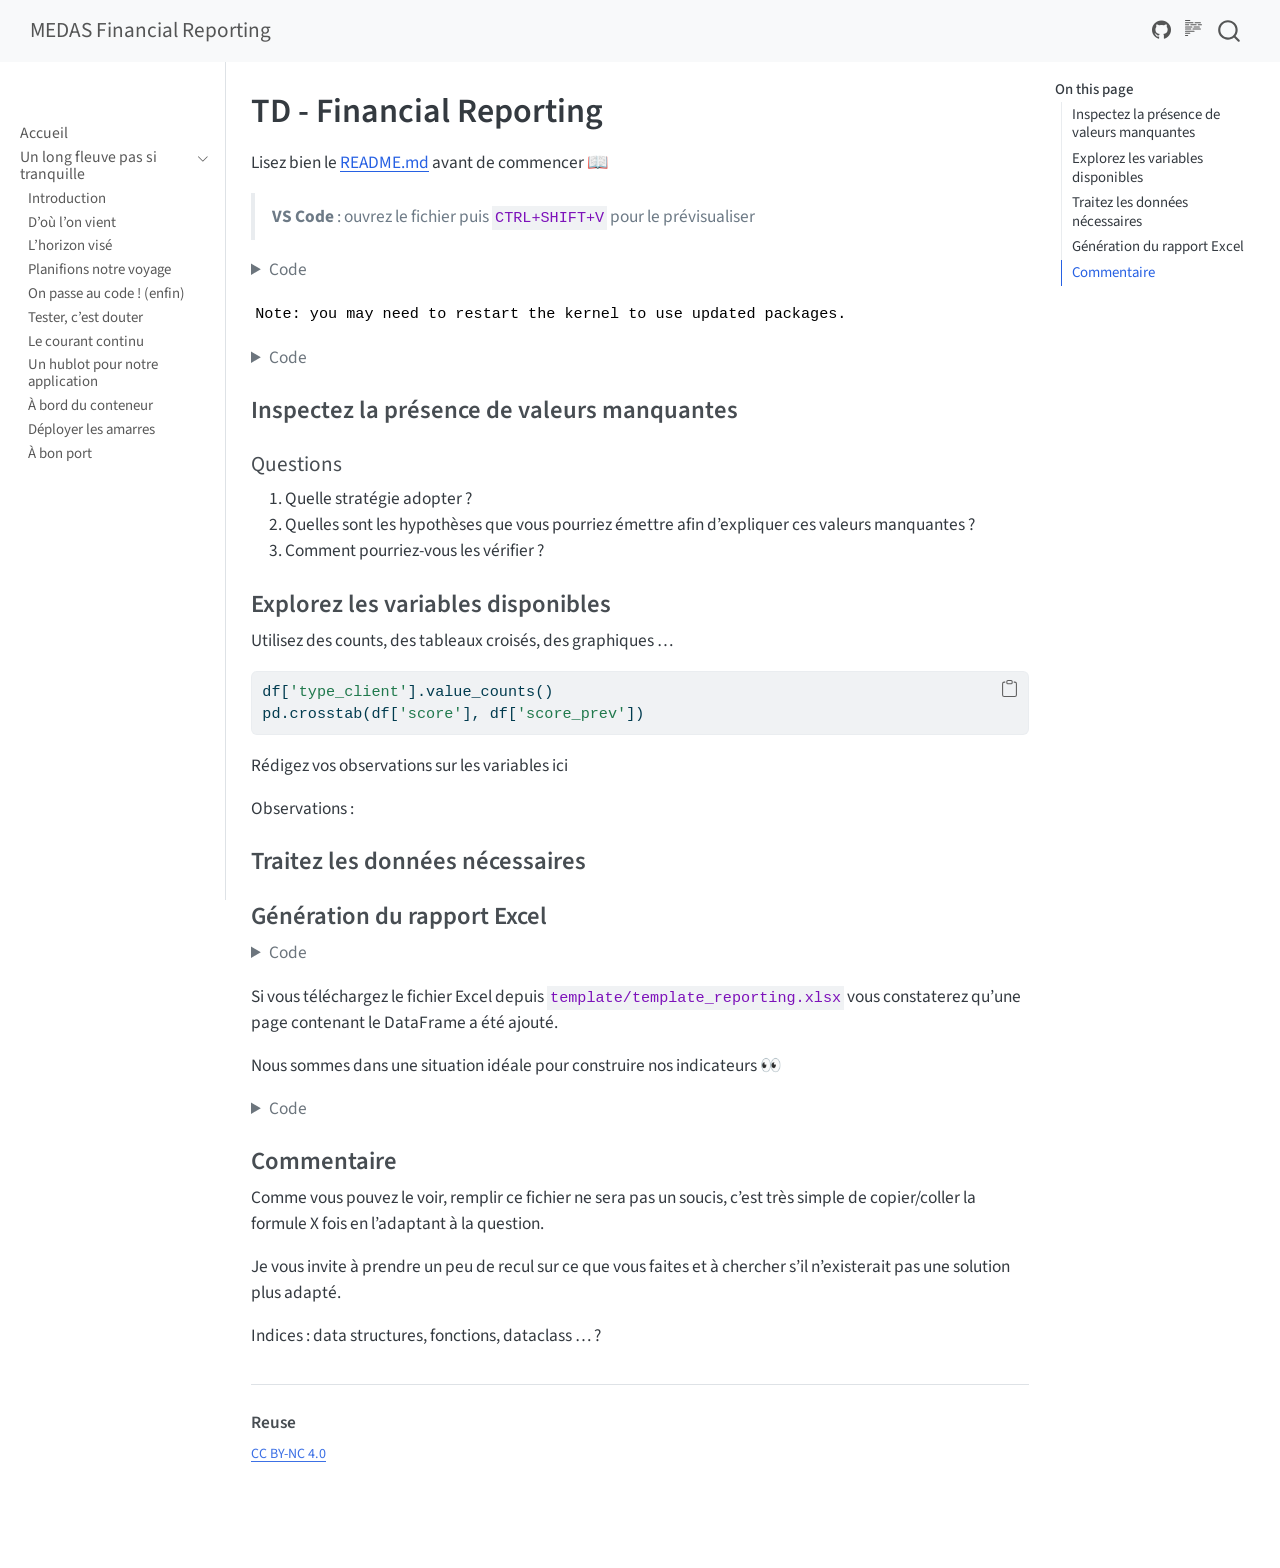
<file: notebooks/notebook.html>
<!DOCTYPE html>
<html xmlns="http://www.w3.org/1999/xhtml" lang="en" xml:lang="en"><head>

<meta charset="utf-8">
<meta name="generator" content="quarto-1.10.18">

<meta name="viewport" content="width=device-width, initial-scale=1.0, user-scalable=yes">


<title>TD - Financial Reporting – MEDAS Financial Reporting</title>
<style>
/* Default styles provided by pandoc.
** See https://pandoc.org/MANUAL.html#variables-for-html for config info.
*/
span.smallcaps{font-variant: small-caps;}
div.columns{display: flex; gap: 1.5em;}
div.column{flex: auto;}
@media screen {
div.columns{gap: min(4vw, 1.5em);}
div.column{overflow-x: auto;}
}
div.hanging-indent{margin-left: 1.5em; text-indent: -1.5em;}
ul.task-list{list-style: none;}
ul.task-list li input[type="checkbox"] {
  width: 0.8em;
  margin: 0 0.8em 0.2em -1em; /* quarto-specific, see https://github.com/quarto-dev/quarto-cli/issues/4556 */ 
  vertical-align: middle;
}
/* CSS for syntax highlighting */
html { -webkit-text-size-adjust: 100%; }
pre > code.sourceCode { white-space: pre; position: relative; }
pre > code.sourceCode > span { display: inline-block; line-height: 1.25; }
pre > code.sourceCode > span:empty { height: 1.2em; }
.sourceCode { overflow: visible; }
code.sourceCode > span { color: inherit; text-decoration: inherit; }
div.sourceCode { margin: 1em 0; }
pre.sourceCode { margin: 0; }
@media screen {
div.sourceCode { overflow: auto; }
}
@media print {
pre > code.sourceCode { white-space: pre-wrap; }
pre > code.sourceCode > span { text-indent: -5em; padding-left: 5em; }
}
pre.numberSource code
  { counter-reset: source-line 0; }
pre.numberSource code > span
  { position: relative; left: -4em; counter-increment: source-line; }
pre.numberSource code > span > a:first-child::before
  { content: counter(source-line);
    position: relative; left: -1em; text-align: right; vertical-align: baseline;
    border: none; display: inline-block;
    -webkit-touch-callout: none; -webkit-user-select: none;
    -khtml-user-select: none; -moz-user-select: none;
    -ms-user-select: none; user-select: none;
    padding: 0 4px; width: 4em;
  }
pre.numberSource { margin-left: 3em;  padding-left: 4px; }
div.sourceCode
  {   }
@media screen {
pre > code.sourceCode > span > a:first-child::before { text-decoration: underline; }
}
</style>


<script src="../site_libs/quarto-nav/quarto-nav.js"></script>
<script src="../site_libs/quarto-nav/headroom.min.js"></script>
<script src="../site_libs/clipboard/clipboard.min.js"></script>
<script src="../site_libs/quarto-search/autocomplete.umd.js"></script>
<script src="../site_libs/quarto-search/fuse.min.js"></script>
<script src="../site_libs/quarto-search/quarto-search.js"></script>
<meta name="quarto:offset" content="../">
<script src="../site_libs/quarto-html/quarto.js" type="module"></script>
<script src="../site_libs/quarto-html/tabsets/tabsets.js" type="module"></script>
<script src="../site_libs/quarto-html/popper.min.js"></script>
<script src="../site_libs/quarto-html/tippy.umd.min.js"></script>
<script src="../site_libs/quarto-html/anchor.min.js"></script>
<link href="../site_libs/quarto-html/tippy.css" rel="stylesheet">
<link href="../site_libs/quarto-html/quarto-syntax-highlighting-64a204ab8560d761af7679ceaba22944.css" rel="stylesheet" id="quarto-text-highlighting-styles">
<script src="../site_libs/bootstrap/bootstrap.min.js"></script>
<link href="../site_libs/bootstrap/bootstrap-icons.css" rel="stylesheet">
<link href="../site_libs/bootstrap/bootstrap-fb5f3b3fb26a177c4af78adf70c87a98.min.css" rel="stylesheet" append-hash="true" id="quarto-bootstrap" data-mode="light">
<script id="quarto-search-options" type="application/json">{
  "location": "navbar",
  "copy-button": false,
  "collapse-after": 3,
  "panel-placement": "end",
  "type": "overlay",
  "limit": 50,
  "keyboard-shortcut": [
    "f",
    "/",
    "s"
  ],
  "show-item-context": false,
  "language": {
    "search-no-results-text": "No results",
    "search-matching-documents-text": "matching documents",
    "search-copy-link-title": "Copy link to search",
    "search-hide-matches-text": "Hide additional matches",
    "search-more-match-text": "more match in this document",
    "search-more-matches-text": "more matches in this document",
    "search-clear-button-title": "Clear",
    "search-text-placeholder": "",
    "search-detached-cancel-button-title": "Cancel",
    "search-submit-button-title": "Submit",
    "search-label": "Search"
  }
}</script>
<style>html{ scroll-behavior: smooth; }</style>


<link rel="stylesheet" href="../styles.css">
</head>

<body class="nav-sidebar docked nav-fixed quarto-light">

<div id="quarto-search-results"></div>
  <header id="quarto-header" class="headroom fixed-top">
    <nav class="navbar navbar-expand-lg " data-bs-theme="dark">
      <div class="navbar-container container-fluid">
      <div class="navbar-brand-container mx-auto">
    <a class="navbar-brand" href="../index.html">
    <span class="navbar-title">MEDAS Financial Reporting</span>
    </a>
  </div>
            <div id="quarto-search" class="" title="Search"></div>
          <button class="navbar-toggler" type="button" data-bs-toggle="collapse" data-bs-target="#navbarCollapse" aria-controls="navbarCollapse" role="menu" aria-expanded="false" aria-label="Toggle navigation" onclick="if (window.quartoToggleHeadroom) { window.quartoToggleHeadroom(); }">
  <span class="navbar-toggler-icon"></span>
</button>
          <div class="collapse navbar-collapse" id="navbarCollapse">
            <ul class="navbar-nav navbar-nav-scroll ms-auto">
  <li class="nav-item compact">
    <a class="nav-link" href="https://github.com/surybang/MEDAS-Financial-Reporting"> <i class="bi bi-github" role="img" aria-label="GitHub">
</i> 
<span class="menu-text"></span></a>
  </li>  
</ul>
          </div> <!-- /navcollapse -->
            <div class="quarto-navbar-tools">
  <a href="" class="quarto-reader-toggle quarto-navigation-tool px-1" onclick="window.quartoToggleReader(); return false;" title="Toggle reader mode">
  <div class="quarto-reader-toggle-btn">
  <i class="bi"></i>
  </div>
</a>
</div>
      </div> <!-- /container-fluid -->
    </nav>
  <nav class="quarto-secondary-nav">
    <div class="container-fluid d-flex">
      <button type="button" class="quarto-btn-toggle btn" data-bs-toggle="collapse" role="button" data-bs-target=".quarto-sidebar-collapse-item" aria-controls="quarto-sidebar" aria-expanded="false" aria-label="Toggle sidebar navigation" onclick="if (window.quartoToggleHeadroom) { window.quartoToggleHeadroom(); }">
        <i class="bi bi-layout-text-sidebar-reverse"></i>
      </button>
        <nav class="quarto-page-breadcrumbs" aria-label="breadcrumb"><ol class="breadcrumb"><li class="breadcrumb-item">TD - Financial Reporting</li></ol></nav>
        <a class="flex-grow-1" role="navigation" data-bs-toggle="collapse" data-bs-target=".quarto-sidebar-collapse-item" aria-controls="quarto-sidebar" aria-expanded="false" aria-label="Toggle sidebar navigation" onclick="if (window.quartoToggleHeadroom) { window.quartoToggleHeadroom(); }">      
        </a>
      <button type="button" class="btn quarto-search-button" aria-label="Search" onclick="window.quartoOpenSearch();">
        <i class="bi bi-search"></i>
      </button>
    </div>
  </nav>
</header>
<!-- content -->
<div id="quarto-content" class="quarto-container page-columns page-rows-contents page-layout-article page-navbar">
<!-- sidebar -->
  <nav id="quarto-sidebar" class="sidebar collapse collapse-horizontal quarto-sidebar-collapse-item sidebar-navigation docked overflow-auto">
        <div class="mt-2 flex-shrink-0 align-items-center">
        <div class="sidebar-search">
        <div id="quarto-search" class="" title="Search"></div>
        </div>
        </div>
    <div class="sidebar-menu-container"> 
    <ul class="list-unstyled mt-1">
        <li class="sidebar-item">
  <div class="sidebar-item-container"> 
  <a href="../index.html" class="sidebar-item-text sidebar-link">
 <span class="menu-text">Accueil</span></a>
  </div>
</li>
        <li class="sidebar-item sidebar-item-section">
      <div class="sidebar-item-container"> 
            <a class="sidebar-item-text sidebar-link text-start" data-bs-toggle="collapse" data-bs-target="#quarto-sidebar-section-1" role="navigation" aria-expanded="true">
 <span class="menu-text">Un long fleuve pas si tranquille</span></a>
          <a class="sidebar-item-toggle text-start" data-bs-toggle="collapse" data-bs-target="#quarto-sidebar-section-1" role="navigation" aria-expanded="true" aria-label="Toggle section">
            <i class="bi bi-chevron-right ms-2"></i>
          </a> 
      </div>
      <ul id="quarto-sidebar-section-1" class="collapse list-unstyled sidebar-section depth1 show">  
          <li class="sidebar-item">
  <div class="sidebar-item-container"> 
  <a href="../pages/01-introduction.html" class="sidebar-item-text sidebar-link">
 <span class="menu-text">Introduction</span></a>
  </div>
</li>
          <li class="sidebar-item">
  <div class="sidebar-item-container"> 
  <a href="../pages/02-situation-de-depart.html" class="sidebar-item-text sidebar-link">
 <span class="menu-text">D’où l’on vient</span></a>
  </div>
</li>
          <li class="sidebar-item">
  <div class="sidebar-item-container"> 
  <a href="../pages/03-situation-cible.html" class="sidebar-item-text sidebar-link">
 <span class="menu-text">L’horizon visé</span></a>
  </div>
</li>
          <li class="sidebar-item">
  <div class="sidebar-item-container"> 
  <a href="../pages/04-planification.html" class="sidebar-item-text sidebar-link">
 <span class="menu-text">Planifions notre voyage</span></a>
  </div>
</li>
          <li class="sidebar-item">
  <div class="sidebar-item-container"> 
  <a href="../pages/05-le-code.html" class="sidebar-item-text sidebar-link">
 <span class="menu-text">On passe au code ! (enfin)</span></a>
  </div>
</li>
          <li class="sidebar-item">
  <div class="sidebar-item-container"> 
  <a href="../pages/06-tests.html" class="sidebar-item-text sidebar-link">
 <span class="menu-text">Tester, c’est douter</span></a>
  </div>
</li>
          <li class="sidebar-item">
  <div class="sidebar-item-container"> 
  <a href="../pages/07-integration-continue.html" class="sidebar-item-text sidebar-link">
 <span class="menu-text">Le courant continu</span></a>
  </div>
</li>
          <li class="sidebar-item">
  <div class="sidebar-item-container"> 
  <a href="../pages/08-streamlit.html" class="sidebar-item-text sidebar-link">
 <span class="menu-text">Un hublot pour notre application</span></a>
  </div>
</li>
          <li class="sidebar-item">
  <div class="sidebar-item-container"> 
  <a href="../pages/09-docker.html" class="sidebar-item-text sidebar-link">
 <span class="menu-text">À bord du conteneur</span></a>
  </div>
</li>
          <li class="sidebar-item">
  <div class="sidebar-item-container"> 
  <a href="../pages/10-argocd.html" class="sidebar-item-text sidebar-link">
 <span class="menu-text">Déployer les amarres</span></a>
  </div>
</li>
          <li class="sidebar-item">
  <div class="sidebar-item-container"> 
  <a href="../pages/11-conclusion.html" class="sidebar-item-text sidebar-link">
 <span class="menu-text">À bon port</span></a>
  </div>
</li>
      </ul>
  </li>
    </ul>
    </div>
</nav>
<div id="quarto-sidebar-glass" class="quarto-sidebar-collapse-item" data-bs-toggle="collapse" data-bs-target=".quarto-sidebar-collapse-item"></div>
<!-- margin-sidebar -->
    <div id="quarto-margin-sidebar" class="sidebar margin-sidebar">
        <nav id="TOC" role="doc-toc" class="toc-active">
    <h2 id="toc-title">On this page</h2>
   
  <ul>
  <li><a href="#inspectez-la-présence-de-valeurs-manquantes" id="toc-inspectez-la-présence-de-valeurs-manquantes" class="nav-link active" data-scroll-target="#inspectez-la-présence-de-valeurs-manquantes">Inspectez la présence de valeurs manquantes</a></li>
  <li><a href="#explorez-les-variables-disponibles" id="toc-explorez-les-variables-disponibles" class="nav-link" data-scroll-target="#explorez-les-variables-disponibles">Explorez les variables disponibles</a></li>
  <li><a href="#traitez-les-données-nécessaires" id="toc-traitez-les-données-nécessaires" class="nav-link" data-scroll-target="#traitez-les-données-nécessaires">Traitez les données nécessaires</a></li>
  <li><a href="#génération-du-rapport-excel" id="toc-génération-du-rapport-excel" class="nav-link" data-scroll-target="#génération-du-rapport-excel">Génération du rapport Excel</a></li>
  <li><a href="#commentaire" id="toc-commentaire" class="nav-link" data-scroll-target="#commentaire">Commentaire</a></li>
  </ul>
</nav>
    </div>
<!-- main -->
<main class="content" id="quarto-document-content">

<header id="title-block-header" class="quarto-title-block default">
<div class="quarto-title">
<h1 class="title">TD - Financial Reporting</h1>
</div>



<div class="quarto-title-meta">

    
  
    
  </div>
  


</header>


<p>Lisez bien le <a href="README.md">README.md</a> avant de commencer 📖</p>
<blockquote class="blockquote">
<p><strong>VS Code</strong> : ouvrez le fichier puis <code>CTRL+SHIFT+V</code> pour le prévisualiser</p>
</blockquote>
<div id="1b745e05" class="cell">
<details class="code-fold">
<summary>Code</summary>
<div class="code-copy-outer-scaffold"><div class="sourceCode cell-code" id="cb1"><pre class="sourceCode python code-with-copy"><code class="sourceCode python"><span id="cb1-1"><a href="#cb1-1" aria-hidden="true" tabindex="-1"></a><span class="co"># Dépendances du notebook</span></span>
<span id="cb1-2"><a href="#cb1-2" aria-hidden="true" tabindex="-1"></a><span class="op">%</span>pip install openpyxl<span class="op">==</span><span class="fl">3.1.3</span> pandas<span class="op">==</span><span class="fl">3.0.2</span> s3fs<span class="op">==</span><span class="fl">2026.3.0</span> <span class="op">-</span>q</span></code></pre></div><button title="Copy to Clipboard" class="code-copy-button"><i class="bi"></i></button></div>
</details>
<div class="cell-output cell-output-stdout">
<pre><code>Note: you may need to restart the kernel to use updated packages.</code></pre>
</div>
</div>
<div id="62c77892" class="cell">
<details class="code-fold">
<summary>Code</summary>
<div class="code-copy-outer-scaffold"><div class="sourceCode cell-code" id="cb3"><pre class="sourceCode python code-with-copy"><code class="sourceCode python"><span id="cb3-1"><a href="#cb3-1" aria-hidden="true" tabindex="-1"></a><span class="im">import</span> pandas <span class="im">as</span> pd</span>
<span id="cb3-2"><a href="#cb3-2" aria-hidden="true" tabindex="-1"></a></span>
<span id="cb3-3"><a href="#cb3-3" aria-hidden="true" tabindex="-1"></a>df <span class="op">=</span> pd.read_parquet(</span>
<span id="cb3-4"><a href="#cb3-4" aria-hidden="true" tabindex="-1"></a>    <span class="st">"https://minio.lab.sspcloud.fr/fabienhos/td-reporting-financial/financial_data.parquet"</span></span>
<span id="cb3-5"><a href="#cb3-5" aria-hidden="true" tabindex="-1"></a>)</span>
<span id="cb3-6"><a href="#cb3-6" aria-hidden="true" tabindex="-1"></a></span>
<span id="cb3-7"><a href="#cb3-7" aria-hidden="true" tabindex="-1"></a>df.info()</span>
<span id="cb3-8"><a href="#cb3-8" aria-hidden="true" tabindex="-1"></a>df.head()</span></code></pre></div><button title="Copy to Clipboard" class="code-copy-button"><i class="bi"></i></button></div>
</details>
</div>
<section id="inspectez-la-présence-de-valeurs-manquantes" class="level3">
<h3 class="anchored" data-anchor-id="inspectez-la-présence-de-valeurs-manquantes">Inspectez la présence de valeurs manquantes</h3>
<section id="questions" class="level4">
<h4 class="anchored" data-anchor-id="questions">Questions</h4>
<ol type="1">
<li>Quelle stratégie adopter ?</li>
<li>Quelles sont les hypothèses que vous pourriez émettre afin d’expliquer ces valeurs manquantes ?</li>
<li>Comment pourriez-vous les vérifier ?</li>
</ol>
</section>
</section>
<section id="explorez-les-variables-disponibles" class="level3">
<h3 class="anchored" data-anchor-id="explorez-les-variables-disponibles">Explorez les variables disponibles</h3>
<p>Utilisez des counts, des tableaux croisés, des graphiques …</p>
<div class="code-copy-outer-scaffold"><div class="sourceCode" id="cb4"><pre class="sourceCode python code-with-copy"><code class="sourceCode python"><span id="cb4-1"><a href="#cb4-1" aria-hidden="true" tabindex="-1"></a>df[<span class="st">'type_client'</span>].value_counts()</span>
<span id="cb4-2"><a href="#cb4-2" aria-hidden="true" tabindex="-1"></a>pd.crosstab(df[<span class="st">'score'</span>], df[<span class="st">'score_prev'</span>])</span></code></pre></div><button title="Copy to Clipboard" class="code-copy-button"><i class="bi"></i></button></div>
<p>Rédigez vos observations sur les variables ici</p>
<p>Observations :</p>
</section>
<section id="traitez-les-données-nécessaires" class="level3">
<h3 class="anchored" data-anchor-id="traitez-les-données-nécessaires">Traitez les données nécessaires</h3>
</section>
<section id="génération-du-rapport-excel" class="level3">
<h3 class="anchored" data-anchor-id="génération-du-rapport-excel">Génération du rapport Excel</h3>
<div id="78b0017b" class="cell" data-execution_count="33">
<details class="code-fold">
<summary>Code</summary>
<div class="code-copy-outer-scaffold"><div class="sourceCode cell-code" id="cb5"><pre class="sourceCode python code-with-copy"><code class="sourceCode python"><span id="cb5-1"><a href="#cb5-1" aria-hidden="true" tabindex="-1"></a>path_file <span class="op">=</span> <span class="st">"template/template_reporting.xlsx"</span></span>
<span id="cb5-2"><a href="#cb5-2" aria-hidden="true" tabindex="-1"></a></span>
<span id="cb5-3"><a href="#cb5-3" aria-hidden="true" tabindex="-1"></a><span class="cf">with</span> pd.ExcelWriter(</span>
<span id="cb5-4"><a href="#cb5-4" aria-hidden="true" tabindex="-1"></a>    path_file, mode<span class="op">=</span><span class="st">"a"</span>, engine<span class="op">=</span><span class="st">"openpyxl"</span>, if_sheet_exists<span class="op">=</span><span class="st">"replace"</span></span>
<span id="cb5-5"><a href="#cb5-5" aria-hidden="true" tabindex="-1"></a>) <span class="im">as</span> writer:</span>
<span id="cb5-6"><a href="#cb5-6" aria-hidden="true" tabindex="-1"></a>    df.to_excel(writer, sheet_name<span class="op">=</span><span class="st">"DATA"</span>, index<span class="op">=</span><span class="va">False</span>)</span></code></pre></div><button title="Copy to Clipboard" class="code-copy-button"><i class="bi"></i></button></div>
</details>
</div>
<p>Si vous téléchargez le fichier Excel depuis <code>template/template_reporting.xlsx</code> vous constaterez qu’une page contenant le DataFrame a été ajouté.</p>
<p>Nous sommes dans une situation idéale pour construire nos indicateurs 👀</p>
<div id="f137bfba" class="cell">
<details class="code-fold">
<summary>Code</summary>
<div class="code-copy-outer-scaffold"><div class="sourceCode cell-code" id="cb6"><pre class="sourceCode python code-with-copy"><code class="sourceCode python"><span id="cb6-1"><a href="#cb6-1" aria-hidden="true" tabindex="-1"></a><span class="im">from</span> openpyxl <span class="im">import</span> load_workbook</span>
<span id="cb6-2"><a href="#cb6-2" aria-hidden="true" tabindex="-1"></a></span>
<span id="cb6-3"><a href="#cb6-3" aria-hidden="true" tabindex="-1"></a><span class="co"># Il faut charger en mémoire le fichier</span></span>
<span id="cb6-4"><a href="#cb6-4" aria-hidden="true" tabindex="-1"></a>wb <span class="op">=</span> load_workbook(path_file)</span>
<span id="cb6-5"><a href="#cb6-5" aria-hidden="true" tabindex="-1"></a></span>
<span id="cb6-6"><a href="#cb6-6" aria-hidden="true" tabindex="-1"></a><span class="co"># Puis récupérer la feuille</span></span>
<span id="cb6-7"><a href="#cb6-7" aria-hidden="true" tabindex="-1"></a>ws <span class="op">=</span> wb[<span class="st">"Indicateurs"</span>]</span>
<span id="cb6-8"><a href="#cb6-8" aria-hidden="true" tabindex="-1"></a></span>
<span id="cb6-9"><a href="#cb6-9" aria-hidden="true" tabindex="-1"></a><span class="co"># On peut maintenant ajouter des formules</span></span>
<span id="cb6-10"><a href="#cb6-10" aria-hidden="true" tabindex="-1"></a><span class="co"># 1. Nombre de clients PP</span></span>
<span id="cb6-11"><a href="#cb6-11" aria-hidden="true" tabindex="-1"></a>ws[<span class="st">"E8"</span>] <span class="op">=</span> <span class="st">'=COUNTIF(DATA!B:B, "PP")'</span></span>
<span id="cb6-12"><a href="#cb6-12" aria-hidden="true" tabindex="-1"></a></span>
<span id="cb6-13"><a href="#cb6-13" aria-hidden="true" tabindex="-1"></a><span class="co"># 2. Nombre de clients PM</span></span>
<span id="cb6-14"><a href="#cb6-14" aria-hidden="true" tabindex="-1"></a>ws[<span class="st">"E9"</span>] <span class="op">=</span> <span class="st">'=COUNTIF(DATA!B:B, "PM")'</span></span>
<span id="cb6-15"><a href="#cb6-15" aria-hidden="true" tabindex="-1"></a></span>
<span id="cb6-16"><a href="#cb6-16" aria-hidden="true" tabindex="-1"></a><span class="co"># à vous de continuer pour les autres indicateurs 💻</span></span>
<span id="cb6-17"><a href="#cb6-17" aria-hidden="true" tabindex="-1"></a></span>
<span id="cb6-18"><a href="#cb6-18" aria-hidden="true" tabindex="-1"></a>wb.save(path_file)</span>
<span id="cb6-19"><a href="#cb6-19" aria-hidden="true" tabindex="-1"></a>wb.close()</span></code></pre></div><button title="Copy to Clipboard" class="code-copy-button"><i class="bi"></i></button></div>
</details>
</div>
</section>
<section id="commentaire" class="level3">
<h3 class="anchored" data-anchor-id="commentaire">Commentaire</h3>
<p>Comme vous pouvez le voir, remplir ce fichier ne sera pas un soucis, c’est très simple de copier/coller la formule X fois en l’adaptant à la question.</p>
<p>Je vous invite à prendre un peu de recul sur ce que vous faites et à chercher s’il n’existerait pas une solution plus adapté.</p>
<p>Indices : data structures, fonctions, dataclass … ?</p>


</section>

<div id="quarto-appendix" class="default"><section class="quarto-appendix-contents" id="quarto-reuse"><h2 class="anchored quarto-appendix-heading">Reuse</h2><div class="quarto-appendix-contents"><div><a rel="license" href="https://creativecommons.org/licenses/by-nc/4.0/">CC BY-NC 4.0</a></div></div></section></div></main> <!-- /main -->
<script id="quarto-html-after-body" type="application/javascript">
  window.document.addEventListener("DOMContentLoaded", function (event) {
    const icon = "";
    const anchorJS = new window.AnchorJS();
    anchorJS.options = {
      placement: 'right',
      icon: icon
    };
    anchorJS.add('.anchored');
    const isCodeAnnotation = (el) => {
      for (const clz of el.classList) {
        if (clz.startsWith('code-annotation-')) {                     
          return true;
        }
      }
      return false;
    }
    const onCopySuccess = function(e) {
      // button target
      const button = e.trigger;
      // don't keep focus
      button.blur();
      // flash "checked"
      button.classList.add('code-copy-button-checked');
      var currentTitle = button.getAttribute("title");
      button.setAttribute("title", "Copied!");
      let tooltip;
      if (window.bootstrap) {
        button.setAttribute("data-bs-toggle", "tooltip");
        button.setAttribute("data-bs-placement", "left");
        button.setAttribute("data-bs-title", "Copied!");
        tooltip = new bootstrap.Tooltip(button, 
          { trigger: "manual", 
            customClass: "code-copy-button-tooltip",
            offset: [0, -8]});
        tooltip.show();    
      }
      setTimeout(function() {
        if (tooltip) {
          tooltip.hide();
          button.removeAttribute("data-bs-title");
          button.removeAttribute("data-bs-toggle");
          button.removeAttribute("data-bs-placement");
        }
        button.setAttribute("title", currentTitle);
        button.classList.remove('code-copy-button-checked');
      }, 1000);
      // clear code selection
      e.clearSelection();
    }
    const getTextToCopy = function(trigger) {
      const outerScaffold = trigger.parentElement.cloneNode(true);
      const codeEl = outerScaffold.querySelector('code');
      for (const childEl of codeEl.children) {
        if (isCodeAnnotation(childEl)) {
          childEl.remove();
        }
      }
      return codeEl.innerText;
    }
    const clipboard = new window.ClipboardJS('.code-copy-button:not([data-in-quarto-modal])', {
      text: getTextToCopy
    });
    clipboard.on('success', onCopySuccess);
    if (window.document.getElementById('quarto-embedded-source-code-modal')) {
      const clipboardModal = new window.ClipboardJS('.code-copy-button[data-in-quarto-modal]', {
        text: getTextToCopy,
        container: window.document.getElementById('quarto-embedded-source-code-modal')
      });
      clipboardModal.on('success', onCopySuccess);
    }
      var localhostRegex = new RegExp(/^(?:http|https):\/\/localhost\:?[0-9]*\//);
      var mailtoRegex = new RegExp(/^mailto:/);
        var filterRegex = new RegExp("https:\/\/surybang\.github\.io\/MEDAS-Financial-Reporting\/");
      var isInternal = (href) => {
          return filterRegex.test(href) || localhostRegex.test(href) || mailtoRegex.test(href);
      }
      // Inspect non-navigation links and adorn them if external
     var links = window.document.querySelectorAll('a[href]:not(.nav-link):not(.navbar-brand):not(.toc-action):not(.sidebar-link):not(.sidebar-item-toggle):not(.pagination-link):not(.no-external):not([aria-hidden]):not(.dropdown-item):not(.quarto-navigation-tool):not(.about-link)');
      for (var i=0; i<links.length; i++) {
        const link = links[i];
        if (!isInternal(link.href)) {
          // undo the damage that might have been done by quarto-nav.js in the case of
          // links that we want to consider external
          if (link.dataset.originalHref !== undefined) {
            link.href = link.dataset.originalHref;
          }
        }
      }
    function tippyHover(el, contentFn, onTriggerFn, onUntriggerFn) {
      const config = {
        allowHTML: true,
        maxWidth: 500,
        delay: 100,
        arrow: false,
        appendTo: function(el) {
            return el.parentElement;
        },
        interactive: true,
        interactiveBorder: 10,
        theme: 'quarto',
        placement: 'bottom-start',
      };
      if (contentFn) {
        config.content = contentFn;
      }
      if (onTriggerFn) {
        config.onTrigger = onTriggerFn;
      }
      if (onUntriggerFn) {
        config.onUntrigger = onUntriggerFn;
      }
      window.tippy(el, config); 
    }
    const noterefs = window.document.querySelectorAll('a[role="doc-noteref"]');
    for (var i=0; i<noterefs.length; i++) {
      const ref = noterefs[i];
      tippyHover(ref, function() {
        // use id or data attribute instead here
        let href = ref.getAttribute('data-footnote-href') || ref.getAttribute('href');
        try { href = new URL(href).hash; } catch {}
        const id = href.replace(/^#\/?/, "");
        const note = window.document.getElementById(id);
        if (note) {
          return note.innerHTML;
        } else {
          return "";
        }
      });
    }
    const xrefs = window.document.querySelectorAll('a.quarto-xref');
    const processXRef = (id, note) => {
      // Strip column container classes
      const stripColumnClz = (el) => {
        el.classList.remove("page-full", "page-columns");
        if (el.children) {
          for (const child of el.children) {
            stripColumnClz(child);
          }
        }
      }
      stripColumnClz(note)
      if (id === null || id.startsWith('sec-')) {
        // Special case sections, only their first couple elements
        const container = document.createElement("div");
        if (note.children && note.children.length > 2) {
          container.appendChild(note.children[0].cloneNode(true));
          for (let i = 1; i < note.children.length; i++) {
            const child = note.children[i];
            if (child.tagName === "P" && child.innerText === "") {
              continue;
            } else {
              container.appendChild(child.cloneNode(true));
              break;
            }
          }
          if (window.Quarto?.typesetMath) {
            window.Quarto.typesetMath(container);
          }
          return container.innerHTML
        } else {
          if (window.Quarto?.typesetMath) {
            window.Quarto.typesetMath(note);
          }
          return note.innerHTML;
        }
      } else {
        // Remove any anchor links if they are present
        const anchorLink = note.querySelector('a.anchorjs-link');
        if (anchorLink) {
          anchorLink.remove();
        }
        if (window.Quarto?.typesetMath) {
          window.Quarto.typesetMath(note);
        }
        if (note.classList.contains("callout")) {
          return note.outerHTML;
        } else {
          return note.innerHTML;
        }
      }
    }
    for (var i=0; i<xrefs.length; i++) {
      const xref = xrefs[i];
      tippyHover(xref, undefined, function(instance) {
        instance.disable();
        let url = xref.getAttribute('href');
        let hash = undefined; 
        if (url.startsWith('#')) {
          hash = url;
        } else {
          try { hash = new URL(url).hash; } catch {}
        }
        if (hash) {
          const id = hash.replace(/^#\/?/, "");
          const note = window.document.getElementById(id);
          if (note !== null) {
            try {
              const html = processXRef(id, note.cloneNode(true));
              instance.setContent(html);
            } finally {
              instance.enable();
              instance.show();
            }
          } else {
            // See if we can fetch this
            fetch(url.split('#')[0])
            .then(res => res.text())
            .then(html => {
              const parser = new DOMParser();
              const htmlDoc = parser.parseFromString(html, "text/html");
              const note = htmlDoc.getElementById(id);
              if (note !== null) {
                const html = processXRef(id, note);
                instance.setContent(html);
              } 
            }).finally(() => {
              instance.enable();
              instance.show();
            });
          }
        } else {
          // See if we can fetch a full url (with no hash to target)
          // This is a special case and we should probably do some content thinning / targeting
          fetch(url)
          .then(res => res.text())
          .then(html => {
            const parser = new DOMParser();
            const htmlDoc = parser.parseFromString(html, "text/html");
            const note = htmlDoc.querySelector('main.content');
            if (note !== null) {
              // This should only happen for chapter cross references
              // (since there is no id in the URL)
              // remove the first header
              if (note.children.length > 0 && note.children[0].tagName === "HEADER") {
                note.children[0].remove();
              }
              const html = processXRef(null, note);
              instance.setContent(html);
            } 
          }).finally(() => {
            instance.enable();
            instance.show();
          });
        }
      }, function(instance) {
      });
    }
        let selectedAnnoteEl;
        const selectorForAnnotation = ( cell, annotation) => {
          let cellAttr = 'data-code-cell="' + cell + '"';
          let lineAttr = 'data-code-annotation="' +  annotation + '"';
          const selector = 'span[' + cellAttr + '][' + lineAttr + ']';
          return selector;
        }
        const selectCodeLines = (annoteEl) => {
          const doc = window.document;
          const targetCell = annoteEl.getAttribute("data-target-cell");
          const targetAnnotation = annoteEl.getAttribute("data-target-annotation");
          const annoteSpan = window.document.querySelector(selectorForAnnotation(targetCell, targetAnnotation));
          const lines = annoteSpan.getAttribute("data-code-lines").split(",");
          const lineIds = lines.map((line) => {
            return targetCell + "-" + line;
          })
          let top = null;
          let height = null;
          let parent = null;
          if (lineIds.length > 0) {
              //compute the position of the single el (top and bottom and make a div)
              const el = window.document.getElementById(lineIds[0]);
              top = el.offsetTop;
              height = el.offsetHeight;
              parent = el.parentElement.parentElement;
            if (lineIds.length > 1) {
              const lastEl = window.document.getElementById(lineIds[lineIds.length - 1]);
              const bottom = lastEl.offsetTop + lastEl.offsetHeight;
              height = bottom - top;
            }
            if (top !== null && height !== null && parent !== null) {
              // cook up a div (if necessary) and position it 
              let div = window.document.getElementById("code-annotation-line-highlight");
              if (div === null) {
                div = window.document.createElement("div");
                div.setAttribute("id", "code-annotation-line-highlight");
                div.style.position = 'absolute';
                parent.appendChild(div);
              }
              div.style.top = top - 2 + "px";
              div.style.height = height + 4 + "px";
              div.style.left = 0;
              let gutterDiv = window.document.getElementById("code-annotation-line-highlight-gutter");
              if (gutterDiv === null) {
                gutterDiv = window.document.createElement("div");
                gutterDiv.setAttribute("id", "code-annotation-line-highlight-gutter");
                gutterDiv.style.position = 'absolute';
                const codeCell = window.document.getElementById(targetCell);
                const gutter = codeCell.querySelector('.code-annotation-gutter');
                gutter.appendChild(gutterDiv);
              }
              gutterDiv.style.top = top - 2 + "px";
              gutterDiv.style.height = height + 4 + "px";
            }
            selectedAnnoteEl = annoteEl;
          }
        };
        const unselectCodeLines = () => {
          const elementsIds = ["code-annotation-line-highlight", "code-annotation-line-highlight-gutter"];
          elementsIds.forEach((elId) => {
            const div = window.document.getElementById(elId);
            if (div) {
              div.remove();
            }
          });
          selectedAnnoteEl = undefined;
        };
          // Handle positioning of the toggle
      window.addEventListener(
        "resize",
        throttle(() => {
          elRect = undefined;
          if (selectedAnnoteEl) {
            selectCodeLines(selectedAnnoteEl);
          }
        }, 10)
      );
      function throttle(fn, ms) {
      let throttle = false;
      let timer;
        return (...args) => {
          if(!throttle) { // first call gets through
              fn.apply(this, args);
              throttle = true;
          } else { // all the others get throttled
              if(timer) clearTimeout(timer); // cancel #2
              timer = setTimeout(() => {
                fn.apply(this, args);
                timer = throttle = false;
              }, ms);
          }
        };
      }
        // Attach click handler to the DT
        const annoteDls = window.document.querySelectorAll('dt[data-target-cell]');
        for (const annoteDlNode of annoteDls) {
          annoteDlNode.addEventListener('click', (event) => {
            const clickedEl = event.target;
            if (clickedEl !== selectedAnnoteEl) {
              unselectCodeLines();
              const activeEl = window.document.querySelector('dt[data-target-cell].code-annotation-active');
              if (activeEl) {
                activeEl.classList.remove('code-annotation-active');
              }
              selectCodeLines(clickedEl);
              clickedEl.classList.add('code-annotation-active');
            } else {
              // Unselect the line
              unselectCodeLines();
              clickedEl.classList.remove('code-annotation-active');
            }
          });
        }
    const findCites = (el) => {
      const parentEl = el.parentElement;
      if (parentEl) {
        const cites = parentEl.dataset.cites;
        if (cites) {
          return {
            el,
            cites: cites.split(' ')
          };
        } else {
          return findCites(el.parentElement)
        }
      } else {
        return undefined;
      }
    };
    var bibliorefs = window.document.querySelectorAll('a[role="doc-biblioref"]');
    for (var i=0; i<bibliorefs.length; i++) {
      const ref = bibliorefs[i];
      const citeInfo = findCites(ref);
      if (citeInfo) {
        tippyHover(citeInfo.el, function() {
          var popup = window.document.createElement('div');
          citeInfo.cites.forEach(function(cite) {
            var citeDiv = window.document.createElement('div');
            citeDiv.classList.add('hanging-indent');
            citeDiv.classList.add('csl-entry');
            var biblioDiv = window.document.getElementById('ref-' + cite);
            if (biblioDiv) {
              citeDiv.innerHTML = biblioDiv.innerHTML;
            }
            popup.appendChild(citeDiv);
          });
          return popup.innerHTML;
        });
      }
    }
  });
  </script>
</div> <!-- /content -->




<script src="../site_libs/quarto-html/zenscroll-min.js"></script>
</body></html>
</file>
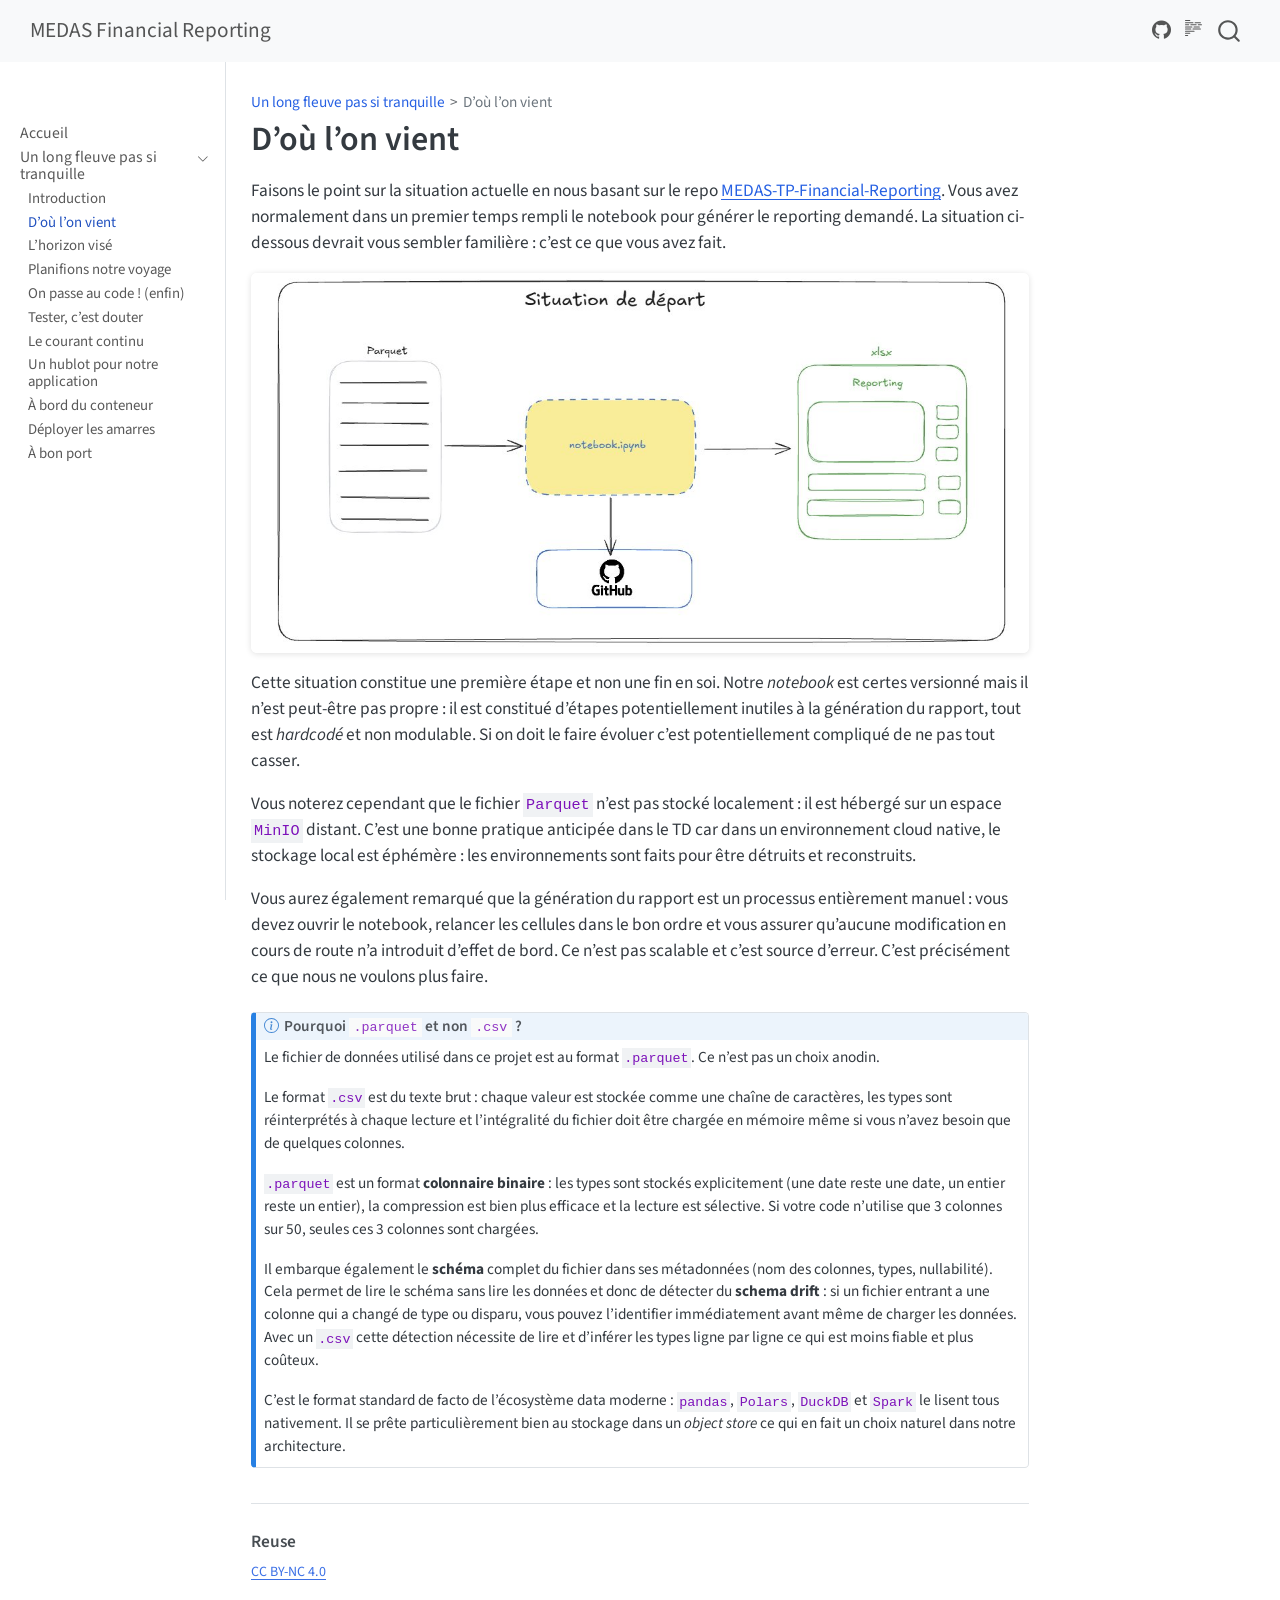
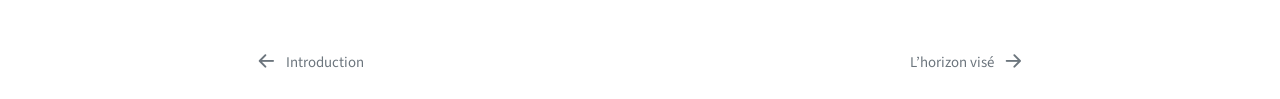
<file: pages/02-situation-de-depart.html>
<!DOCTYPE html>
<html xmlns="http://www.w3.org/1999/xhtml" lang="en" xml:lang="en"><head>

<meta charset="utf-8">
<meta name="generator" content="quarto-1.10.18">

<meta name="viewport" content="width=device-width, initial-scale=1.0, user-scalable=yes">


<title>D’où l’on vient – MEDAS Financial Reporting</title>
<style>
/* Default styles provided by pandoc.
** See https://pandoc.org/MANUAL.html#variables-for-html for config info.
*/
span.smallcaps{font-variant: small-caps;}
div.columns{display: flex; gap: 1.5em;}
div.column{flex: auto;}
@media screen {
div.columns{gap: min(4vw, 1.5em);}
div.column{overflow-x: auto;}
}
div.hanging-indent{margin-left: 1.5em; text-indent: -1.5em;}
ul.task-list{list-style: none;}
ul.task-list li input[type="checkbox"] {
  width: 0.8em;
  margin: 0 0.8em 0.2em -1em; /* quarto-specific, see https://github.com/quarto-dev/quarto-cli/issues/4556 */ 
  vertical-align: middle;
}
</style>


<script src="../site_libs/quarto-nav/quarto-nav.js"></script>
<script src="../site_libs/quarto-nav/headroom.min.js"></script>
<script src="../site_libs/clipboard/clipboard.min.js"></script>
<script src="../site_libs/quarto-search/autocomplete.umd.js"></script>
<script src="../site_libs/quarto-search/fuse.min.js"></script>
<script src="../site_libs/quarto-search/quarto-search.js"></script>
<meta name="quarto:offset" content="../">
<link href="../pages/03-situation-cible.html" rel="next">
<link href="../pages/01-introduction.html" rel="prev">
<script src="../site_libs/quarto-html/quarto.js" type="module"></script>
<script src="../site_libs/quarto-html/tabsets/tabsets.js" type="module"></script>
<script src="../site_libs/quarto-html/popper.min.js"></script>
<script src="../site_libs/quarto-html/tippy.umd.min.js"></script>
<script src="../site_libs/quarto-html/anchor.min.js"></script>
<link href="../site_libs/quarto-html/tippy.css" rel="stylesheet">
<link href="../site_libs/quarto-html/quarto-syntax-highlighting-64a204ab8560d761af7679ceaba22944.css" rel="stylesheet" id="quarto-text-highlighting-styles">
<script src="../site_libs/bootstrap/bootstrap.min.js"></script>
<link href="../site_libs/bootstrap/bootstrap-icons.css" rel="stylesheet">
<link href="../site_libs/bootstrap/bootstrap-fb5f3b3fb26a177c4af78adf70c87a98.min.css" rel="stylesheet" append-hash="true" id="quarto-bootstrap" data-mode="light">
<script id="quarto-search-options" type="application/json">{
  "location": "navbar",
  "copy-button": false,
  "collapse-after": 3,
  "panel-placement": "end",
  "type": "overlay",
  "limit": 50,
  "keyboard-shortcut": [
    "f",
    "/",
    "s"
  ],
  "show-item-context": false,
  "language": {
    "search-no-results-text": "No results",
    "search-matching-documents-text": "matching documents",
    "search-copy-link-title": "Copy link to search",
    "search-hide-matches-text": "Hide additional matches",
    "search-more-match-text": "more match in this document",
    "search-more-matches-text": "more matches in this document",
    "search-clear-button-title": "Clear",
    "search-text-placeholder": "",
    "search-detached-cancel-button-title": "Cancel",
    "search-submit-button-title": "Submit",
    "search-label": "Search"
  }
}</script>
<style>html{ scroll-behavior: smooth; }</style>


<link rel="stylesheet" href="../styles.css">
</head>

<body class="nav-sidebar docked nav-fixed quarto-light">

<div id="quarto-search-results"></div>
  <header id="quarto-header" class="headroom fixed-top">
    <nav class="navbar navbar-expand-lg " data-bs-theme="dark">
      <div class="navbar-container container-fluid">
      <div class="navbar-brand-container mx-auto">
    <a class="navbar-brand" href="../index.html">
    <span class="navbar-title">MEDAS Financial Reporting</span>
    </a>
  </div>
            <div id="quarto-search" class="" title="Search"></div>
          <button class="navbar-toggler" type="button" data-bs-toggle="collapse" data-bs-target="#navbarCollapse" aria-controls="navbarCollapse" role="menu" aria-expanded="false" aria-label="Toggle navigation" onclick="if (window.quartoToggleHeadroom) { window.quartoToggleHeadroom(); }">
  <span class="navbar-toggler-icon"></span>
</button>
          <div class="collapse navbar-collapse" id="navbarCollapse">
            <ul class="navbar-nav navbar-nav-scroll ms-auto">
  <li class="nav-item compact">
    <a class="nav-link" href="https://github.com/surybang/MEDAS-Financial-Reporting"> <i class="bi bi-github" role="img" aria-label="GitHub">
</i> 
<span class="menu-text"></span></a>
  </li>  
</ul>
          </div> <!-- /navcollapse -->
            <div class="quarto-navbar-tools">
  <a href="" class="quarto-reader-toggle quarto-navigation-tool px-1" onclick="window.quartoToggleReader(); return false;" title="Toggle reader mode">
  <div class="quarto-reader-toggle-btn">
  <i class="bi"></i>
  </div>
</a>
</div>
      </div> <!-- /container-fluid -->
    </nav>
  <nav class="quarto-secondary-nav">
    <div class="container-fluid d-flex">
      <button type="button" class="quarto-btn-toggle btn" data-bs-toggle="collapse" role="button" data-bs-target=".quarto-sidebar-collapse-item" aria-controls="quarto-sidebar" aria-expanded="false" aria-label="Toggle sidebar navigation" onclick="if (window.quartoToggleHeadroom) { window.quartoToggleHeadroom(); }">
        <i class="bi bi-layout-text-sidebar-reverse"></i>
      </button>
        <nav class="quarto-page-breadcrumbs" aria-label="breadcrumb"><ol class="breadcrumb"><li class="breadcrumb-item"><a href="../pages/01-introduction.html">Un long fleuve pas si tranquille</a></li><li class="breadcrumb-item"><a href="../pages/02-situation-de-depart.html">D’où l’on vient</a></li></ol></nav>
        <a class="flex-grow-1" role="navigation" data-bs-toggle="collapse" data-bs-target=".quarto-sidebar-collapse-item" aria-controls="quarto-sidebar" aria-expanded="false" aria-label="Toggle sidebar navigation" onclick="if (window.quartoToggleHeadroom) { window.quartoToggleHeadroom(); }">      
        </a>
      <button type="button" class="btn quarto-search-button" aria-label="Search" onclick="window.quartoOpenSearch();">
        <i class="bi bi-search"></i>
      </button>
    </div>
  </nav>
</header>
<!-- content -->
<div id="quarto-content" class="quarto-container page-columns page-rows-contents page-layout-article page-navbar">
<!-- sidebar -->
  <nav id="quarto-sidebar" class="sidebar collapse collapse-horizontal quarto-sidebar-collapse-item sidebar-navigation docked overflow-auto">
        <div class="mt-2 flex-shrink-0 align-items-center">
        <div class="sidebar-search">
        <div id="quarto-search" class="" title="Search"></div>
        </div>
        </div>
    <div class="sidebar-menu-container"> 
    <ul class="list-unstyled mt-1">
        <li class="sidebar-item">
  <div class="sidebar-item-container"> 
  <a href="../index.html" class="sidebar-item-text sidebar-link">
 <span class="menu-text">Accueil</span></a>
  </div>
</li>
        <li class="sidebar-item sidebar-item-section">
      <div class="sidebar-item-container"> 
            <a class="sidebar-item-text sidebar-link text-start" data-bs-toggle="collapse" data-bs-target="#quarto-sidebar-section-1" role="navigation" aria-expanded="true">
 <span class="menu-text">Un long fleuve pas si tranquille</span></a>
          <a class="sidebar-item-toggle text-start" data-bs-toggle="collapse" data-bs-target="#quarto-sidebar-section-1" role="navigation" aria-expanded="true" aria-label="Toggle section">
            <i class="bi bi-chevron-right ms-2"></i>
          </a> 
      </div>
      <ul id="quarto-sidebar-section-1" class="collapse list-unstyled sidebar-section depth1 show">  
          <li class="sidebar-item">
  <div class="sidebar-item-container"> 
  <a href="../pages/01-introduction.html" class="sidebar-item-text sidebar-link">
 <span class="menu-text">Introduction</span></a>
  </div>
</li>
          <li class="sidebar-item">
  <div class="sidebar-item-container"> 
  <a href="../pages/02-situation-de-depart.html" class="sidebar-item-text sidebar-link active">
 <span class="menu-text">D’où l’on vient</span></a>
  </div>
</li>
          <li class="sidebar-item">
  <div class="sidebar-item-container"> 
  <a href="../pages/03-situation-cible.html" class="sidebar-item-text sidebar-link">
 <span class="menu-text">L’horizon visé</span></a>
  </div>
</li>
          <li class="sidebar-item">
  <div class="sidebar-item-container"> 
  <a href="../pages/04-planification.html" class="sidebar-item-text sidebar-link">
 <span class="menu-text">Planifions notre voyage</span></a>
  </div>
</li>
          <li class="sidebar-item">
  <div class="sidebar-item-container"> 
  <a href="../pages/05-le-code.html" class="sidebar-item-text sidebar-link">
 <span class="menu-text">On passe au code ! (enfin)</span></a>
  </div>
</li>
          <li class="sidebar-item">
  <div class="sidebar-item-container"> 
  <a href="../pages/06-tests.html" class="sidebar-item-text sidebar-link">
 <span class="menu-text">Tester, c’est douter</span></a>
  </div>
</li>
          <li class="sidebar-item">
  <div class="sidebar-item-container"> 
  <a href="../pages/07-integration-continue.html" class="sidebar-item-text sidebar-link">
 <span class="menu-text">Le courant continu</span></a>
  </div>
</li>
          <li class="sidebar-item">
  <div class="sidebar-item-container"> 
  <a href="../pages/08-streamlit.html" class="sidebar-item-text sidebar-link">
 <span class="menu-text">Un hublot pour notre application</span></a>
  </div>
</li>
          <li class="sidebar-item">
  <div class="sidebar-item-container"> 
  <a href="../pages/09-docker.html" class="sidebar-item-text sidebar-link">
 <span class="menu-text">À bord du conteneur</span></a>
  </div>
</li>
          <li class="sidebar-item">
  <div class="sidebar-item-container"> 
  <a href="../pages/10-argocd.html" class="sidebar-item-text sidebar-link">
 <span class="menu-text">Déployer les amarres</span></a>
  </div>
</li>
          <li class="sidebar-item">
  <div class="sidebar-item-container"> 
  <a href="../pages/11-conclusion.html" class="sidebar-item-text sidebar-link">
 <span class="menu-text">À bon port</span></a>
  </div>
</li>
      </ul>
  </li>
    </ul>
    </div>
</nav>
<div id="quarto-sidebar-glass" class="quarto-sidebar-collapse-item" data-bs-toggle="collapse" data-bs-target=".quarto-sidebar-collapse-item"></div>
<!-- margin-sidebar -->
    <div id="quarto-margin-sidebar" class="sidebar margin-sidebar zindex-bottom">
        
    </div>
<!-- main -->
<main class="content" id="quarto-document-content">

<header id="title-block-header" class="quarto-title-block default"><nav class="quarto-page-breadcrumbs quarto-title-breadcrumbs d-none d-lg-block" aria-label="breadcrumb"><ol class="breadcrumb"><li class="breadcrumb-item"><a href="../pages/01-introduction.html">Un long fleuve pas si tranquille</a></li><li class="breadcrumb-item"><a href="../pages/02-situation-de-depart.html">D’où l’on vient</a></li></ol></nav>
<div class="quarto-title">
<h1 class="title">D’où l’on vient</h1>
</div>



<div class="quarto-title-meta">

    
  
    
  </div>
  


</header>


<p>Faisons le point sur la situation actuelle en nous basant sur le repo <a href="https://github.com/surybang/MEDAS-TP-Financial-Reporting">MEDAS-TP-Financial-Reporting</a>. Vous avez normalement dans un premier temps rempli le notebook pour générer le reporting demandé. La situation ci-dessous devrait vous sembler familière : c’est ce que vous avez fait.</p>
<div style="text-align: center;">
<p><img src="../images/image-00.png" class="img-fluid"></p>
</div>
<p>Cette situation constitue une première étape et non une fin en soi. Notre <em>notebook</em> est certes versionné mais il n’est peut-être pas propre : il est constitué d’étapes potentiellement inutiles à la génération du rapport, tout est <em>hardcodé</em> et non modulable. Si on doit le faire évoluer c’est potentiellement compliqué de ne pas tout casser.</p>
<p>Vous noterez cependant que le fichier <code>Parquet</code> n’est pas stocké localement : il est hébergé sur un espace <code>MinIO</code> distant. C’est une bonne pratique anticipée dans le TD car dans un environnement cloud native, le stockage local est éphémère : les environnements sont faits pour être détruits et reconstruits.</p>
<p>Vous aurez également remarqué que la génération du rapport est un processus entièrement manuel : vous devez ouvrir le notebook, relancer les cellules dans le bon ordre et vous assurer qu’aucune modification en cours de route n’a introduit d’effet de bord. Ce n’est pas scalable et c’est source d’erreur. C’est précisément ce que nous ne voulons plus faire.</p>
<div class="callout callout-style-default callout-note callout-titled">
<div class="callout-header d-flex align-content-center">
<div class="callout-icon-container">
<i class="callout-icon"></i>
</div>
<div class="callout-title-container flex-fill">
<span class="screen-reader-only">Note</span>Pourquoi <code>.parquet</code> et non <code>.csv</code> ?
</div>
</div>
<div class="callout-body-container callout-body">
<p>Le fichier de données utilisé dans ce projet est au format <code>.parquet</code>. Ce n’est pas un choix anodin.</p>
<p>Le format <code>.csv</code> est du texte brut : chaque valeur est stockée comme une chaîne de caractères, les types sont réinterprétés à chaque lecture et l’intégralité du fichier doit être chargée en mémoire même si vous n’avez besoin que de quelques colonnes.</p>
<p><code>.parquet</code> est un format <strong>colonnaire binaire</strong> : les types sont stockés explicitement (une date reste une date, un entier reste un entier), la compression est bien plus efficace et la lecture est sélective. Si votre code n’utilise que 3 colonnes sur 50, seules ces 3 colonnes sont chargées.</p>
<p>Il embarque également le <strong>schéma</strong> complet du fichier dans ses métadonnées (nom des colonnes, types, nullabilité). Cela permet de lire le schéma sans lire les données et donc de détecter du <strong>schema drift</strong> : si un fichier entrant a une colonne qui a changé de type ou disparu, vous pouvez l’identifier immédiatement avant même de charger les données. Avec un <code>.csv</code> cette détection nécessite de lire et d’inférer les types ligne par ligne ce qui est moins fiable et plus coûteux.</p>
<p>C’est le format standard de facto de l’écosystème data moderne : <code>pandas</code>, <code>Polars</code>, <code>DuckDB</code> et <code>Spark</code> le lisent tous nativement. Il se prête particulièrement bien au stockage dans un <em>object store</em> ce qui en fait un choix naturel dans notre architecture.</p>
</div>
</div>



<div id="quarto-appendix" class="default"><section class="quarto-appendix-contents" id="quarto-reuse"><h2 class="anchored quarto-appendix-heading">Reuse</h2><div class="quarto-appendix-contents"><div><a rel="license" href="https://creativecommons.org/licenses/by-nc/4.0/">CC BY-NC 4.0</a></div></div></section></div></main> <!-- /main -->
<script id="quarto-html-after-body" type="application/javascript">
  window.document.addEventListener("DOMContentLoaded", function (event) {
    const icon = "";
    const anchorJS = new window.AnchorJS();
    anchorJS.options = {
      placement: 'right',
      icon: icon
    };
    anchorJS.add('.anchored');
    const isCodeAnnotation = (el) => {
      for (const clz of el.classList) {
        if (clz.startsWith('code-annotation-')) {                     
          return true;
        }
      }
      return false;
    }
    const onCopySuccess = function(e) {
      // button target
      const button = e.trigger;
      // don't keep focus
      button.blur();
      // flash "checked"
      button.classList.add('code-copy-button-checked');
      var currentTitle = button.getAttribute("title");
      button.setAttribute("title", "Copied!");
      let tooltip;
      if (window.bootstrap) {
        button.setAttribute("data-bs-toggle", "tooltip");
        button.setAttribute("data-bs-placement", "left");
        button.setAttribute("data-bs-title", "Copied!");
        tooltip = new bootstrap.Tooltip(button, 
          { trigger: "manual", 
            customClass: "code-copy-button-tooltip",
            offset: [0, -8]});
        tooltip.show();    
      }
      setTimeout(function() {
        if (tooltip) {
          tooltip.hide();
          button.removeAttribute("data-bs-title");
          button.removeAttribute("data-bs-toggle");
          button.removeAttribute("data-bs-placement");
        }
        button.setAttribute("title", currentTitle);
        button.classList.remove('code-copy-button-checked');
      }, 1000);
      // clear code selection
      e.clearSelection();
    }
    const getTextToCopy = function(trigger) {
      const outerScaffold = trigger.parentElement.cloneNode(true);
      const codeEl = outerScaffold.querySelector('code');
      for (const childEl of codeEl.children) {
        if (isCodeAnnotation(childEl)) {
          childEl.remove();
        }
      }
      return codeEl.innerText;
    }
    const clipboard = new window.ClipboardJS('.code-copy-button:not([data-in-quarto-modal])', {
      text: getTextToCopy
    });
    clipboard.on('success', onCopySuccess);
    if (window.document.getElementById('quarto-embedded-source-code-modal')) {
      const clipboardModal = new window.ClipboardJS('.code-copy-button[data-in-quarto-modal]', {
        text: getTextToCopy,
        container: window.document.getElementById('quarto-embedded-source-code-modal')
      });
      clipboardModal.on('success', onCopySuccess);
    }
      var localhostRegex = new RegExp(/^(?:http|https):\/\/localhost\:?[0-9]*\//);
      var mailtoRegex = new RegExp(/^mailto:/);
        var filterRegex = new RegExp("https:\/\/surybang\.github\.io\/MEDAS-Financial-Reporting\/");
      var isInternal = (href) => {
          return filterRegex.test(href) || localhostRegex.test(href) || mailtoRegex.test(href);
      }
      // Inspect non-navigation links and adorn them if external
     var links = window.document.querySelectorAll('a[href]:not(.nav-link):not(.navbar-brand):not(.toc-action):not(.sidebar-link):not(.sidebar-item-toggle):not(.pagination-link):not(.no-external):not([aria-hidden]):not(.dropdown-item):not(.quarto-navigation-tool):not(.about-link)');
      for (var i=0; i<links.length; i++) {
        const link = links[i];
        if (!isInternal(link.href)) {
          // undo the damage that might have been done by quarto-nav.js in the case of
          // links that we want to consider external
          if (link.dataset.originalHref !== undefined) {
            link.href = link.dataset.originalHref;
          }
        }
      }
    function tippyHover(el, contentFn, onTriggerFn, onUntriggerFn) {
      const config = {
        allowHTML: true,
        maxWidth: 500,
        delay: 100,
        arrow: false,
        appendTo: function(el) {
            return el.parentElement;
        },
        interactive: true,
        interactiveBorder: 10,
        theme: 'quarto',
        placement: 'bottom-start',
      };
      if (contentFn) {
        config.content = contentFn;
      }
      if (onTriggerFn) {
        config.onTrigger = onTriggerFn;
      }
      if (onUntriggerFn) {
        config.onUntrigger = onUntriggerFn;
      }
      window.tippy(el, config); 
    }
    const noterefs = window.document.querySelectorAll('a[role="doc-noteref"]');
    for (var i=0; i<noterefs.length; i++) {
      const ref = noterefs[i];
      tippyHover(ref, function() {
        // use id or data attribute instead here
        let href = ref.getAttribute('data-footnote-href') || ref.getAttribute('href');
        try { href = new URL(href).hash; } catch {}
        const id = href.replace(/^#\/?/, "");
        const note = window.document.getElementById(id);
        if (note) {
          return note.innerHTML;
        } else {
          return "";
        }
      });
    }
    const xrefs = window.document.querySelectorAll('a.quarto-xref');
    const processXRef = (id, note) => {
      // Strip column container classes
      const stripColumnClz = (el) => {
        el.classList.remove("page-full", "page-columns");
        if (el.children) {
          for (const child of el.children) {
            stripColumnClz(child);
          }
        }
      }
      stripColumnClz(note)
      if (id === null || id.startsWith('sec-')) {
        // Special case sections, only their first couple elements
        const container = document.createElement("div");
        if (note.children && note.children.length > 2) {
          container.appendChild(note.children[0].cloneNode(true));
          for (let i = 1; i < note.children.length; i++) {
            const child = note.children[i];
            if (child.tagName === "P" && child.innerText === "") {
              continue;
            } else {
              container.appendChild(child.cloneNode(true));
              break;
            }
          }
          if (window.Quarto?.typesetMath) {
            window.Quarto.typesetMath(container);
          }
          return container.innerHTML
        } else {
          if (window.Quarto?.typesetMath) {
            window.Quarto.typesetMath(note);
          }
          return note.innerHTML;
        }
      } else {
        // Remove any anchor links if they are present
        const anchorLink = note.querySelector('a.anchorjs-link');
        if (anchorLink) {
          anchorLink.remove();
        }
        if (window.Quarto?.typesetMath) {
          window.Quarto.typesetMath(note);
        }
        if (note.classList.contains("callout")) {
          return note.outerHTML;
        } else {
          return note.innerHTML;
        }
      }
    }
    for (var i=0; i<xrefs.length; i++) {
      const xref = xrefs[i];
      tippyHover(xref, undefined, function(instance) {
        instance.disable();
        let url = xref.getAttribute('href');
        let hash = undefined; 
        if (url.startsWith('#')) {
          hash = url;
        } else {
          try { hash = new URL(url).hash; } catch {}
        }
        if (hash) {
          const id = hash.replace(/^#\/?/, "");
          const note = window.document.getElementById(id);
          if (note !== null) {
            try {
              const html = processXRef(id, note.cloneNode(true));
              instance.setContent(html);
            } finally {
              instance.enable();
              instance.show();
            }
          } else {
            // See if we can fetch this
            fetch(url.split('#')[0])
            .then(res => res.text())
            .then(html => {
              const parser = new DOMParser();
              const htmlDoc = parser.parseFromString(html, "text/html");
              const note = htmlDoc.getElementById(id);
              if (note !== null) {
                const html = processXRef(id, note);
                instance.setContent(html);
              } 
            }).finally(() => {
              instance.enable();
              instance.show();
            });
          }
        } else {
          // See if we can fetch a full url (with no hash to target)
          // This is a special case and we should probably do some content thinning / targeting
          fetch(url)
          .then(res => res.text())
          .then(html => {
            const parser = new DOMParser();
            const htmlDoc = parser.parseFromString(html, "text/html");
            const note = htmlDoc.querySelector('main.content');
            if (note !== null) {
              // This should only happen for chapter cross references
              // (since there is no id in the URL)
              // remove the first header
              if (note.children.length > 0 && note.children[0].tagName === "HEADER") {
                note.children[0].remove();
              }
              const html = processXRef(null, note);
              instance.setContent(html);
            } 
          }).finally(() => {
            instance.enable();
            instance.show();
          });
        }
      }, function(instance) {
      });
    }
        let selectedAnnoteEl;
        const selectorForAnnotation = ( cell, annotation) => {
          let cellAttr = 'data-code-cell="' + cell + '"';
          let lineAttr = 'data-code-annotation="' +  annotation + '"';
          const selector = 'span[' + cellAttr + '][' + lineAttr + ']';
          return selector;
        }
        const selectCodeLines = (annoteEl) => {
          const doc = window.document;
          const targetCell = annoteEl.getAttribute("data-target-cell");
          const targetAnnotation = annoteEl.getAttribute("data-target-annotation");
          const annoteSpan = window.document.querySelector(selectorForAnnotation(targetCell, targetAnnotation));
          const lines = annoteSpan.getAttribute("data-code-lines").split(",");
          const lineIds = lines.map((line) => {
            return targetCell + "-" + line;
          })
          let top = null;
          let height = null;
          let parent = null;
          if (lineIds.length > 0) {
              //compute the position of the single el (top and bottom and make a div)
              const el = window.document.getElementById(lineIds[0]);
              top = el.offsetTop;
              height = el.offsetHeight;
              parent = el.parentElement.parentElement;
            if (lineIds.length > 1) {
              const lastEl = window.document.getElementById(lineIds[lineIds.length - 1]);
              const bottom = lastEl.offsetTop + lastEl.offsetHeight;
              height = bottom - top;
            }
            if (top !== null && height !== null && parent !== null) {
              // cook up a div (if necessary) and position it 
              let div = window.document.getElementById("code-annotation-line-highlight");
              if (div === null) {
                div = window.document.createElement("div");
                div.setAttribute("id", "code-annotation-line-highlight");
                div.style.position = 'absolute';
                parent.appendChild(div);
              }
              div.style.top = top - 2 + "px";
              div.style.height = height + 4 + "px";
              div.style.left = 0;
              let gutterDiv = window.document.getElementById("code-annotation-line-highlight-gutter");
              if (gutterDiv === null) {
                gutterDiv = window.document.createElement("div");
                gutterDiv.setAttribute("id", "code-annotation-line-highlight-gutter");
                gutterDiv.style.position = 'absolute';
                const codeCell = window.document.getElementById(targetCell);
                const gutter = codeCell.querySelector('.code-annotation-gutter');
                gutter.appendChild(gutterDiv);
              }
              gutterDiv.style.top = top - 2 + "px";
              gutterDiv.style.height = height + 4 + "px";
            }
            selectedAnnoteEl = annoteEl;
          }
        };
        const unselectCodeLines = () => {
          const elementsIds = ["code-annotation-line-highlight", "code-annotation-line-highlight-gutter"];
          elementsIds.forEach((elId) => {
            const div = window.document.getElementById(elId);
            if (div) {
              div.remove();
            }
          });
          selectedAnnoteEl = undefined;
        };
          // Handle positioning of the toggle
      window.addEventListener(
        "resize",
        throttle(() => {
          elRect = undefined;
          if (selectedAnnoteEl) {
            selectCodeLines(selectedAnnoteEl);
          }
        }, 10)
      );
      function throttle(fn, ms) {
      let throttle = false;
      let timer;
        return (...args) => {
          if(!throttle) { // first call gets through
              fn.apply(this, args);
              throttle = true;
          } else { // all the others get throttled
              if(timer) clearTimeout(timer); // cancel #2
              timer = setTimeout(() => {
                fn.apply(this, args);
                timer = throttle = false;
              }, ms);
          }
        };
      }
        // Attach click handler to the DT
        const annoteDls = window.document.querySelectorAll('dt[data-target-cell]');
        for (const annoteDlNode of annoteDls) {
          annoteDlNode.addEventListener('click', (event) => {
            const clickedEl = event.target;
            if (clickedEl !== selectedAnnoteEl) {
              unselectCodeLines();
              const activeEl = window.document.querySelector('dt[data-target-cell].code-annotation-active');
              if (activeEl) {
                activeEl.classList.remove('code-annotation-active');
              }
              selectCodeLines(clickedEl);
              clickedEl.classList.add('code-annotation-active');
            } else {
              // Unselect the line
              unselectCodeLines();
              clickedEl.classList.remove('code-annotation-active');
            }
          });
        }
    const findCites = (el) => {
      const parentEl = el.parentElement;
      if (parentEl) {
        const cites = parentEl.dataset.cites;
        if (cites) {
          return {
            el,
            cites: cites.split(' ')
          };
        } else {
          return findCites(el.parentElement)
        }
      } else {
        return undefined;
      }
    };
    var bibliorefs = window.document.querySelectorAll('a[role="doc-biblioref"]');
    for (var i=0; i<bibliorefs.length; i++) {
      const ref = bibliorefs[i];
      const citeInfo = findCites(ref);
      if (citeInfo) {
        tippyHover(citeInfo.el, function() {
          var popup = window.document.createElement('div');
          citeInfo.cites.forEach(function(cite) {
            var citeDiv = window.document.createElement('div');
            citeDiv.classList.add('hanging-indent');
            citeDiv.classList.add('csl-entry');
            var biblioDiv = window.document.getElementById('ref-' + cite);
            if (biblioDiv) {
              citeDiv.innerHTML = biblioDiv.innerHTML;
            }
            popup.appendChild(citeDiv);
          });
          return popup.innerHTML;
        });
      }
    }
  });
  </script>
<nav class="page-navigation">
  <div class="nav-page nav-page-previous">
      <a href="../pages/01-introduction.html" class="pagination-link" aria-label="Introduction">
        <i class="bi bi-arrow-left-short"></i> <span class="nav-page-text">Introduction</span>
      </a>          
  </div>
  <div class="nav-page nav-page-next">
      <a href="../pages/03-situation-cible.html" class="pagination-link" aria-label="L'horizon visé">
        <span class="nav-page-text">L’horizon visé</span> <i class="bi bi-arrow-right-short"></i>
      </a>
  </div>
</nav>
</div> <!-- /content -->




<script src="../site_libs/quarto-html/zenscroll-min.js"></script>
</body></html>
</file>
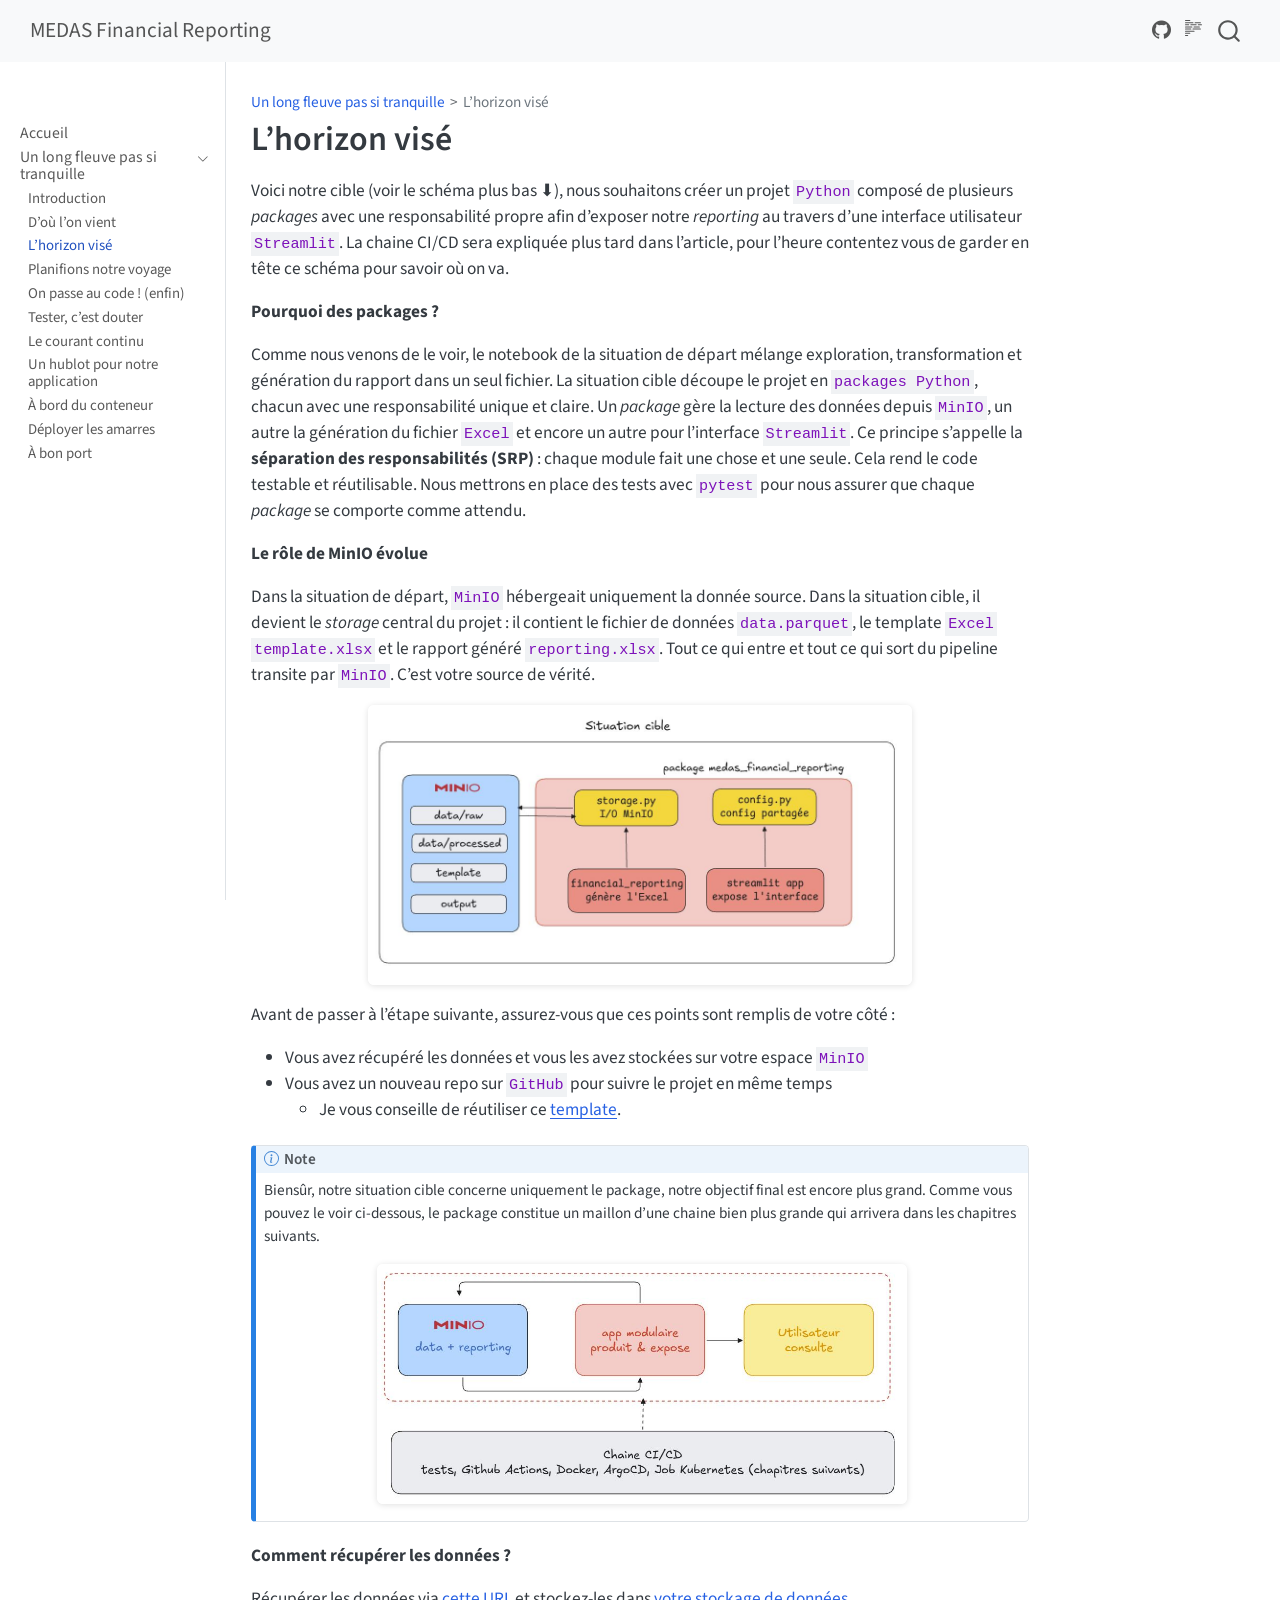
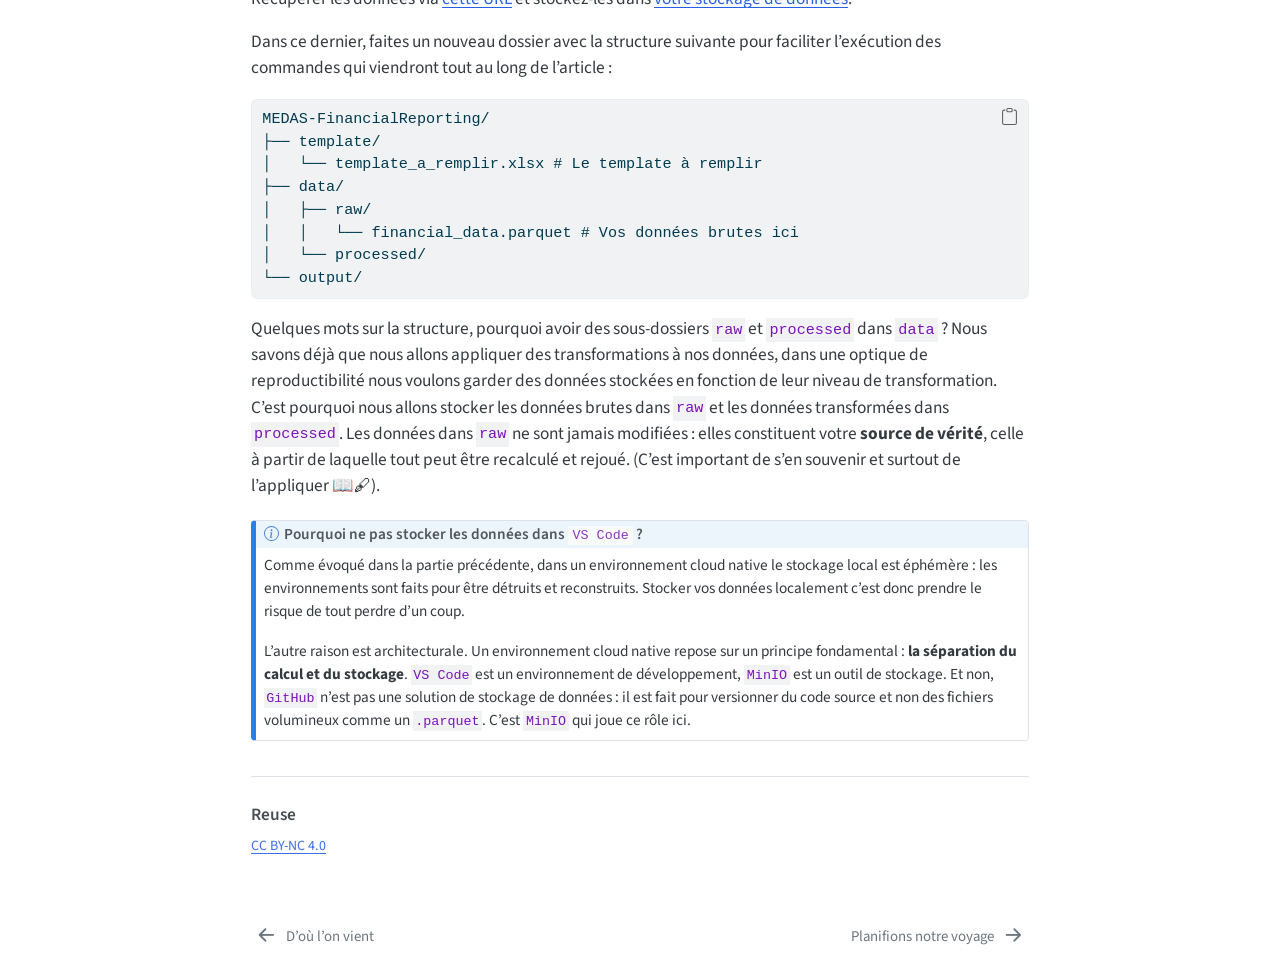
<file: pages/03-situation-cible.html>
<!DOCTYPE html>
<html xmlns="http://www.w3.org/1999/xhtml" lang="en" xml:lang="en"><head>

<meta charset="utf-8">
<meta name="generator" content="quarto-1.10.18">

<meta name="viewport" content="width=device-width, initial-scale=1.0, user-scalable=yes">


<title>L’horizon visé – MEDAS Financial Reporting</title>
<style>
/* Default styles provided by pandoc.
** See https://pandoc.org/MANUAL.html#variables-for-html for config info.
*/
span.smallcaps{font-variant: small-caps;}
div.columns{display: flex; gap: 1.5em;}
div.column{flex: auto;}
@media screen {
div.columns{gap: min(4vw, 1.5em);}
div.column{overflow-x: auto;}
}
div.hanging-indent{margin-left: 1.5em; text-indent: -1.5em;}
ul.task-list{list-style: none;}
ul.task-list li input[type="checkbox"] {
  width: 0.8em;
  margin: 0 0.8em 0.2em -1em; /* quarto-specific, see https://github.com/quarto-dev/quarto-cli/issues/4556 */ 
  vertical-align: middle;
}
/* CSS for syntax highlighting */
html { -webkit-text-size-adjust: 100%; }
pre > code.sourceCode { white-space: pre; position: relative; }
pre > code.sourceCode > span { display: inline-block; line-height: 1.25; }
pre > code.sourceCode > span:empty { height: 1.2em; }
.sourceCode { overflow: visible; }
code.sourceCode > span { color: inherit; text-decoration: inherit; }
div.sourceCode { margin: 1em 0; }
pre.sourceCode { margin: 0; }
@media screen {
div.sourceCode { overflow: auto; }
}
@media print {
pre > code.sourceCode { white-space: pre-wrap; }
pre > code.sourceCode > span { text-indent: -5em; padding-left: 5em; }
}
pre.numberSource code
  { counter-reset: source-line 0; }
pre.numberSource code > span
  { position: relative; left: -4em; counter-increment: source-line; }
pre.numberSource code > span > a:first-child::before
  { content: counter(source-line);
    position: relative; left: -1em; text-align: right; vertical-align: baseline;
    border: none; display: inline-block;
    -webkit-touch-callout: none; -webkit-user-select: none;
    -khtml-user-select: none; -moz-user-select: none;
    -ms-user-select: none; user-select: none;
    padding: 0 4px; width: 4em;
  }
pre.numberSource { margin-left: 3em;  padding-left: 4px; }
div.sourceCode
  {   }
@media screen {
pre > code.sourceCode > span > a:first-child::before { text-decoration: underline; }
}
</style>


<script src="../site_libs/quarto-nav/quarto-nav.js"></script>
<script src="../site_libs/quarto-nav/headroom.min.js"></script>
<script src="../site_libs/clipboard/clipboard.min.js"></script>
<script src="../site_libs/quarto-search/autocomplete.umd.js"></script>
<script src="../site_libs/quarto-search/fuse.min.js"></script>
<script src="../site_libs/quarto-search/quarto-search.js"></script>
<meta name="quarto:offset" content="../">
<link href="../pages/04-planification.html" rel="next">
<link href="../pages/02-situation-de-depart.html" rel="prev">
<script src="../site_libs/quarto-html/quarto.js" type="module"></script>
<script src="../site_libs/quarto-html/tabsets/tabsets.js" type="module"></script>
<script src="../site_libs/quarto-html/popper.min.js"></script>
<script src="../site_libs/quarto-html/tippy.umd.min.js"></script>
<script src="../site_libs/quarto-html/anchor.min.js"></script>
<link href="../site_libs/quarto-html/tippy.css" rel="stylesheet">
<link href="../site_libs/quarto-html/quarto-syntax-highlighting-64a204ab8560d761af7679ceaba22944.css" rel="stylesheet" id="quarto-text-highlighting-styles">
<script src="../site_libs/bootstrap/bootstrap.min.js"></script>
<link href="../site_libs/bootstrap/bootstrap-icons.css" rel="stylesheet">
<link href="../site_libs/bootstrap/bootstrap-fb5f3b3fb26a177c4af78adf70c87a98.min.css" rel="stylesheet" append-hash="true" id="quarto-bootstrap" data-mode="light">
<script id="quarto-search-options" type="application/json">{
  "location": "navbar",
  "copy-button": false,
  "collapse-after": 3,
  "panel-placement": "end",
  "type": "overlay",
  "limit": 50,
  "keyboard-shortcut": [
    "f",
    "/",
    "s"
  ],
  "show-item-context": false,
  "language": {
    "search-no-results-text": "No results",
    "search-matching-documents-text": "matching documents",
    "search-copy-link-title": "Copy link to search",
    "search-hide-matches-text": "Hide additional matches",
    "search-more-match-text": "more match in this document",
    "search-more-matches-text": "more matches in this document",
    "search-clear-button-title": "Clear",
    "search-text-placeholder": "",
    "search-detached-cancel-button-title": "Cancel",
    "search-submit-button-title": "Submit",
    "search-label": "Search"
  }
}</script>
<style>html{ scroll-behavior: smooth; }</style>


<link rel="stylesheet" href="../styles.css">
</head>

<body class="nav-sidebar docked nav-fixed quarto-light">

<div id="quarto-search-results"></div>
  <header id="quarto-header" class="headroom fixed-top">
    <nav class="navbar navbar-expand-lg " data-bs-theme="dark">
      <div class="navbar-container container-fluid">
      <div class="navbar-brand-container mx-auto">
    <a class="navbar-brand" href="../index.html">
    <span class="navbar-title">MEDAS Financial Reporting</span>
    </a>
  </div>
            <div id="quarto-search" class="" title="Search"></div>
          <button class="navbar-toggler" type="button" data-bs-toggle="collapse" data-bs-target="#navbarCollapse" aria-controls="navbarCollapse" role="menu" aria-expanded="false" aria-label="Toggle navigation" onclick="if (window.quartoToggleHeadroom) { window.quartoToggleHeadroom(); }">
  <span class="navbar-toggler-icon"></span>
</button>
          <div class="collapse navbar-collapse" id="navbarCollapse">
            <ul class="navbar-nav navbar-nav-scroll ms-auto">
  <li class="nav-item compact">
    <a class="nav-link" href="https://github.com/surybang/MEDAS-Financial-Reporting"> <i class="bi bi-github" role="img" aria-label="GitHub">
</i> 
<span class="menu-text"></span></a>
  </li>  
</ul>
          </div> <!-- /navcollapse -->
            <div class="quarto-navbar-tools">
  <a href="" class="quarto-reader-toggle quarto-navigation-tool px-1" onclick="window.quartoToggleReader(); return false;" title="Toggle reader mode">
  <div class="quarto-reader-toggle-btn">
  <i class="bi"></i>
  </div>
</a>
</div>
      </div> <!-- /container-fluid -->
    </nav>
  <nav class="quarto-secondary-nav">
    <div class="container-fluid d-flex">
      <button type="button" class="quarto-btn-toggle btn" data-bs-toggle="collapse" role="button" data-bs-target=".quarto-sidebar-collapse-item" aria-controls="quarto-sidebar" aria-expanded="false" aria-label="Toggle sidebar navigation" onclick="if (window.quartoToggleHeadroom) { window.quartoToggleHeadroom(); }">
        <i class="bi bi-layout-text-sidebar-reverse"></i>
      </button>
        <nav class="quarto-page-breadcrumbs" aria-label="breadcrumb"><ol class="breadcrumb"><li class="breadcrumb-item"><a href="../pages/01-introduction.html">Un long fleuve pas si tranquille</a></li><li class="breadcrumb-item"><a href="../pages/03-situation-cible.html">L’horizon visé</a></li></ol></nav>
        <a class="flex-grow-1" role="navigation" data-bs-toggle="collapse" data-bs-target=".quarto-sidebar-collapse-item" aria-controls="quarto-sidebar" aria-expanded="false" aria-label="Toggle sidebar navigation" onclick="if (window.quartoToggleHeadroom) { window.quartoToggleHeadroom(); }">      
        </a>
      <button type="button" class="btn quarto-search-button" aria-label="Search" onclick="window.quartoOpenSearch();">
        <i class="bi bi-search"></i>
      </button>
    </div>
  </nav>
</header>
<!-- content -->
<div id="quarto-content" class="quarto-container page-columns page-rows-contents page-layout-article page-navbar">
<!-- sidebar -->
  <nav id="quarto-sidebar" class="sidebar collapse collapse-horizontal quarto-sidebar-collapse-item sidebar-navigation docked overflow-auto">
        <div class="mt-2 flex-shrink-0 align-items-center">
        <div class="sidebar-search">
        <div id="quarto-search" class="" title="Search"></div>
        </div>
        </div>
    <div class="sidebar-menu-container"> 
    <ul class="list-unstyled mt-1">
        <li class="sidebar-item">
  <div class="sidebar-item-container"> 
  <a href="../index.html" class="sidebar-item-text sidebar-link">
 <span class="menu-text">Accueil</span></a>
  </div>
</li>
        <li class="sidebar-item sidebar-item-section">
      <div class="sidebar-item-container"> 
            <a class="sidebar-item-text sidebar-link text-start" data-bs-toggle="collapse" data-bs-target="#quarto-sidebar-section-1" role="navigation" aria-expanded="true">
 <span class="menu-text">Un long fleuve pas si tranquille</span></a>
          <a class="sidebar-item-toggle text-start" data-bs-toggle="collapse" data-bs-target="#quarto-sidebar-section-1" role="navigation" aria-expanded="true" aria-label="Toggle section">
            <i class="bi bi-chevron-right ms-2"></i>
          </a> 
      </div>
      <ul id="quarto-sidebar-section-1" class="collapse list-unstyled sidebar-section depth1 show">  
          <li class="sidebar-item">
  <div class="sidebar-item-container"> 
  <a href="../pages/01-introduction.html" class="sidebar-item-text sidebar-link">
 <span class="menu-text">Introduction</span></a>
  </div>
</li>
          <li class="sidebar-item">
  <div class="sidebar-item-container"> 
  <a href="../pages/02-situation-de-depart.html" class="sidebar-item-text sidebar-link">
 <span class="menu-text">D’où l’on vient</span></a>
  </div>
</li>
          <li class="sidebar-item">
  <div class="sidebar-item-container"> 
  <a href="../pages/03-situation-cible.html" class="sidebar-item-text sidebar-link active">
 <span class="menu-text">L’horizon visé</span></a>
  </div>
</li>
          <li class="sidebar-item">
  <div class="sidebar-item-container"> 
  <a href="../pages/04-planification.html" class="sidebar-item-text sidebar-link">
 <span class="menu-text">Planifions notre voyage</span></a>
  </div>
</li>
          <li class="sidebar-item">
  <div class="sidebar-item-container"> 
  <a href="../pages/05-le-code.html" class="sidebar-item-text sidebar-link">
 <span class="menu-text">On passe au code ! (enfin)</span></a>
  </div>
</li>
          <li class="sidebar-item">
  <div class="sidebar-item-container"> 
  <a href="../pages/06-tests.html" class="sidebar-item-text sidebar-link">
 <span class="menu-text">Tester, c’est douter</span></a>
  </div>
</li>
          <li class="sidebar-item">
  <div class="sidebar-item-container"> 
  <a href="../pages/07-integration-continue.html" class="sidebar-item-text sidebar-link">
 <span class="menu-text">Le courant continu</span></a>
  </div>
</li>
          <li class="sidebar-item">
  <div class="sidebar-item-container"> 
  <a href="../pages/08-streamlit.html" class="sidebar-item-text sidebar-link">
 <span class="menu-text">Un hublot pour notre application</span></a>
  </div>
</li>
          <li class="sidebar-item">
  <div class="sidebar-item-container"> 
  <a href="../pages/09-docker.html" class="sidebar-item-text sidebar-link">
 <span class="menu-text">À bord du conteneur</span></a>
  </div>
</li>
          <li class="sidebar-item">
  <div class="sidebar-item-container"> 
  <a href="../pages/10-argocd.html" class="sidebar-item-text sidebar-link">
 <span class="menu-text">Déployer les amarres</span></a>
  </div>
</li>
          <li class="sidebar-item">
  <div class="sidebar-item-container"> 
  <a href="../pages/11-conclusion.html" class="sidebar-item-text sidebar-link">
 <span class="menu-text">À bon port</span></a>
  </div>
</li>
      </ul>
  </li>
    </ul>
    </div>
</nav>
<div id="quarto-sidebar-glass" class="quarto-sidebar-collapse-item" data-bs-toggle="collapse" data-bs-target=".quarto-sidebar-collapse-item"></div>
<!-- margin-sidebar -->
    <div id="quarto-margin-sidebar" class="sidebar margin-sidebar zindex-bottom">
        
    </div>
<!-- main -->
<main class="content" id="quarto-document-content">

<header id="title-block-header" class="quarto-title-block default"><nav class="quarto-page-breadcrumbs quarto-title-breadcrumbs d-none d-lg-block" aria-label="breadcrumb"><ol class="breadcrumb"><li class="breadcrumb-item"><a href="../pages/01-introduction.html">Un long fleuve pas si tranquille</a></li><li class="breadcrumb-item"><a href="../pages/03-situation-cible.html">L’horizon visé</a></li></ol></nav>
<div class="quarto-title">
<h1 class="title">L’horizon visé</h1>
</div>



<div class="quarto-title-meta">

    
  
    
  </div>
  


</header>


<p>Voici notre cible (voir le schéma plus bas ⬇), nous souhaitons créer un projet <code>Python</code> composé de plusieurs <em>packages</em> avec une responsabilité propre afin d’exposer notre <em>reporting</em> au travers d’une interface utilisateur <code>Streamlit</code>. La chaine CI/CD sera expliquée plus tard dans l’article, pour l’heure contentez vous de garder en tête ce schéma pour savoir où on va.</p>
<p><strong>Pourquoi des packages ?</strong></p>
<p>Comme nous venons de le voir, le notebook de la situation de départ mélange exploration, transformation et génération du rapport dans un seul fichier. La situation cible découpe le projet en <code>packages Python</code>, chacun avec une responsabilité unique et claire. Un <em>package</em> gère la lecture des données depuis <code>MinIO</code>, un autre la génération du fichier <code>Excel</code> et encore un autre pour l’interface <code>Streamlit</code>. Ce principe s’appelle la <strong>séparation des responsabilités (SRP)</strong> : chaque module fait une chose et une seule. Cela rend le code testable et réutilisable. Nous mettrons en place des tests avec <code>pytest</code> pour nous assurer que chaque <em>package</em> se comporte comme attendu.</p>
<p><strong>Le rôle de MinIO évolue</strong></p>
<p>Dans la situation de départ, <code>MinIO</code> hébergeait uniquement la donnée source. Dans la situation cible, il devient le <em>storage</em> central du projet : il contient le fichier de données <code>data.parquet</code>, le template <code>Excel</code> <code>template.xlsx</code> et le rapport généré <code>reporting.xlsx</code>. Tout ce qui entre et tout ce qui sort du pipeline transite par <code>MinIO</code>. C’est votre source de vérité.</p>
<div style="text-align: center;">
<p><img src="../images/image-01.png" class="img-fluid" style="width:70.0%"></p>
</div>
<p>Avant de passer à l’étape suivante, assurez-vous que ces points sont remplis de votre côté :</p>
<ul>
<li>Vous avez récupéré les données et vous les avez stockées sur votre espace <code>MinIO</code></li>
<li>Vous avez un nouveau repo sur <code>GitHub</code> pour suivre le projet en même temps
<ul>
<li>Je vous conseille de réutiliser ce <a href="https://github.com/surybang/MEDAS-TP-Financial-Reporting">template</a>.</li>
</ul></li>
</ul>
<div class="callout callout-style-default callout-note callout-titled">
<div class="callout-header d-flex align-content-center">
<div class="callout-icon-container">
<i class="callout-icon"></i>
</div>
<div class="callout-title-container flex-fill">
Note
</div>
</div>
<div class="callout-body-container callout-body">
<p>Biensûr, notre situation cible concerne uniquement le package, notre objectif final est encore plus grand. Comme vous pouvez le voir ci-dessous, le package constitue un maillon d’une chaine bien plus grande qui arrivera dans les chapitres suivants.</p>
<div style="text-align: center;">
<p><img src="../images/image-01-bis.png" class="img-fluid" style="width:70.0%"></p>
</div>
</div>
</div>
<p><strong>Comment récupérer les données ?</strong></p>
<p>Récupérer les données via <a href="https://minio.lab.sspcloud.fr/fabienhos/MEDAS-FinancialReporting/data/financial_data.parquet">cette URL</a> et stockez-les dans <a href="https://datalab.sspcloud.fr/s3/?profile=default">votre stockage de données</a>.</p>
<p>Dans ce dernier, faites un nouveau dossier avec la structure suivante pour faciliter l’exécution des commandes qui viendront tout au long de l’article :</p>
<div class="code-copy-outer-scaffold"><div class="sourceCode" id="cb1"><pre class="sourceCode markdown code-with-copy"><code class="sourceCode markdown"><span id="cb1-1"><a href="#cb1-1" aria-hidden="true" tabindex="-1"></a>MEDAS-FinancialReporting/</span>
<span id="cb1-2"><a href="#cb1-2" aria-hidden="true" tabindex="-1"></a>├── template/</span>
<span id="cb1-3"><a href="#cb1-3" aria-hidden="true" tabindex="-1"></a>│   └── template_a_remplir.xlsx # Le template à remplir</span>
<span id="cb1-4"><a href="#cb1-4" aria-hidden="true" tabindex="-1"></a>├── data/</span>
<span id="cb1-5"><a href="#cb1-5" aria-hidden="true" tabindex="-1"></a>│   ├── raw/</span>
<span id="cb1-6"><a href="#cb1-6" aria-hidden="true" tabindex="-1"></a>│   │   └── financial_data.parquet # Vos données brutes ici</span>
<span id="cb1-7"><a href="#cb1-7" aria-hidden="true" tabindex="-1"></a>│   └── processed/</span>
<span id="cb1-8"><a href="#cb1-8" aria-hidden="true" tabindex="-1"></a>└── output/</span></code></pre></div><button title="Copy to Clipboard" class="code-copy-button"><i class="bi"></i></button></div>
<p>Quelques mots sur la structure, pourquoi avoir des sous-dossiers <code>raw</code> et <code>processed</code> dans <code>data</code> ? Nous savons déjà que nous allons appliquer des transformations à nos données, dans une optique de reproductibilité nous voulons garder des données stockées en fonction de leur niveau de transformation. C’est pourquoi nous allons stocker les données brutes dans <code>raw</code> et les données transformées dans <code>processed</code>. Les données dans <code>raw</code> ne sont jamais modifiées : elles constituent votre <strong>source de vérité</strong>, celle à partir de laquelle tout peut être recalculé et rejoué. (C’est important de s’en souvenir et surtout de l’appliquer 📖🖋).</p>
<div class="callout callout-style-default callout-note callout-titled">
<div class="callout-header d-flex align-content-center">
<div class="callout-icon-container">
<i class="callout-icon"></i>
</div>
<div class="callout-title-container flex-fill">
<span class="screen-reader-only">Note</span>Pourquoi ne pas stocker les données dans <code>VS Code</code> ?
</div>
</div>
<div class="callout-body-container callout-body">
<p>Comme évoqué dans la partie précédente, dans un environnement cloud native le stockage local est éphémère : les environnements sont faits pour être détruits et reconstruits. Stocker vos données localement c’est donc prendre le risque de tout perdre d’un coup.</p>
<p>L’autre raison est architecturale. Un environnement cloud native repose sur un principe fondamental : <strong>la séparation du calcul et du stockage</strong>. <code>VS Code</code> est un environnement de développement, <code>MinIO</code> est un outil de stockage. Et non, <code>GitHub</code> n’est pas une solution de stockage de données : il est fait pour versionner du code source et non des fichiers volumineux comme un <code>.parquet</code>. C’est <code>MinIO</code> qui joue ce rôle ici.</p>
</div>
</div>



<div id="quarto-appendix" class="default"><section class="quarto-appendix-contents" id="quarto-reuse"><h2 class="anchored quarto-appendix-heading">Reuse</h2><div class="quarto-appendix-contents"><div><a rel="license" href="https://creativecommons.org/licenses/by-nc/4.0/">CC BY-NC 4.0</a></div></div></section></div></main> <!-- /main -->
<script id="quarto-html-after-body" type="application/javascript">
  window.document.addEventListener("DOMContentLoaded", function (event) {
    const icon = "";
    const anchorJS = new window.AnchorJS();
    anchorJS.options = {
      placement: 'right',
      icon: icon
    };
    anchorJS.add('.anchored');
    const isCodeAnnotation = (el) => {
      for (const clz of el.classList) {
        if (clz.startsWith('code-annotation-')) {                     
          return true;
        }
      }
      return false;
    }
    const onCopySuccess = function(e) {
      // button target
      const button = e.trigger;
      // don't keep focus
      button.blur();
      // flash "checked"
      button.classList.add('code-copy-button-checked');
      var currentTitle = button.getAttribute("title");
      button.setAttribute("title", "Copied!");
      let tooltip;
      if (window.bootstrap) {
        button.setAttribute("data-bs-toggle", "tooltip");
        button.setAttribute("data-bs-placement", "left");
        button.setAttribute("data-bs-title", "Copied!");
        tooltip = new bootstrap.Tooltip(button, 
          { trigger: "manual", 
            customClass: "code-copy-button-tooltip",
            offset: [0, -8]});
        tooltip.show();    
      }
      setTimeout(function() {
        if (tooltip) {
          tooltip.hide();
          button.removeAttribute("data-bs-title");
          button.removeAttribute("data-bs-toggle");
          button.removeAttribute("data-bs-placement");
        }
        button.setAttribute("title", currentTitle);
        button.classList.remove('code-copy-button-checked');
      }, 1000);
      // clear code selection
      e.clearSelection();
    }
    const getTextToCopy = function(trigger) {
      const outerScaffold = trigger.parentElement.cloneNode(true);
      const codeEl = outerScaffold.querySelector('code');
      for (const childEl of codeEl.children) {
        if (isCodeAnnotation(childEl)) {
          childEl.remove();
        }
      }
      return codeEl.innerText;
    }
    const clipboard = new window.ClipboardJS('.code-copy-button:not([data-in-quarto-modal])', {
      text: getTextToCopy
    });
    clipboard.on('success', onCopySuccess);
    if (window.document.getElementById('quarto-embedded-source-code-modal')) {
      const clipboardModal = new window.ClipboardJS('.code-copy-button[data-in-quarto-modal]', {
        text: getTextToCopy,
        container: window.document.getElementById('quarto-embedded-source-code-modal')
      });
      clipboardModal.on('success', onCopySuccess);
    }
      var localhostRegex = new RegExp(/^(?:http|https):\/\/localhost\:?[0-9]*\//);
      var mailtoRegex = new RegExp(/^mailto:/);
        var filterRegex = new RegExp("https:\/\/surybang\.github\.io\/MEDAS-Financial-Reporting\/");
      var isInternal = (href) => {
          return filterRegex.test(href) || localhostRegex.test(href) || mailtoRegex.test(href);
      }
      // Inspect non-navigation links and adorn them if external
     var links = window.document.querySelectorAll('a[href]:not(.nav-link):not(.navbar-brand):not(.toc-action):not(.sidebar-link):not(.sidebar-item-toggle):not(.pagination-link):not(.no-external):not([aria-hidden]):not(.dropdown-item):not(.quarto-navigation-tool):not(.about-link)');
      for (var i=0; i<links.length; i++) {
        const link = links[i];
        if (!isInternal(link.href)) {
          // undo the damage that might have been done by quarto-nav.js in the case of
          // links that we want to consider external
          if (link.dataset.originalHref !== undefined) {
            link.href = link.dataset.originalHref;
          }
        }
      }
    function tippyHover(el, contentFn, onTriggerFn, onUntriggerFn) {
      const config = {
        allowHTML: true,
        maxWidth: 500,
        delay: 100,
        arrow: false,
        appendTo: function(el) {
            return el.parentElement;
        },
        interactive: true,
        interactiveBorder: 10,
        theme: 'quarto',
        placement: 'bottom-start',
      };
      if (contentFn) {
        config.content = contentFn;
      }
      if (onTriggerFn) {
        config.onTrigger = onTriggerFn;
      }
      if (onUntriggerFn) {
        config.onUntrigger = onUntriggerFn;
      }
      window.tippy(el, config); 
    }
    const noterefs = window.document.querySelectorAll('a[role="doc-noteref"]');
    for (var i=0; i<noterefs.length; i++) {
      const ref = noterefs[i];
      tippyHover(ref, function() {
        // use id or data attribute instead here
        let href = ref.getAttribute('data-footnote-href') || ref.getAttribute('href');
        try { href = new URL(href).hash; } catch {}
        const id = href.replace(/^#\/?/, "");
        const note = window.document.getElementById(id);
        if (note) {
          return note.innerHTML;
        } else {
          return "";
        }
      });
    }
    const xrefs = window.document.querySelectorAll('a.quarto-xref');
    const processXRef = (id, note) => {
      // Strip column container classes
      const stripColumnClz = (el) => {
        el.classList.remove("page-full", "page-columns");
        if (el.children) {
          for (const child of el.children) {
            stripColumnClz(child);
          }
        }
      }
      stripColumnClz(note)
      if (id === null || id.startsWith('sec-')) {
        // Special case sections, only their first couple elements
        const container = document.createElement("div");
        if (note.children && note.children.length > 2) {
          container.appendChild(note.children[0].cloneNode(true));
          for (let i = 1; i < note.children.length; i++) {
            const child = note.children[i];
            if (child.tagName === "P" && child.innerText === "") {
              continue;
            } else {
              container.appendChild(child.cloneNode(true));
              break;
            }
          }
          if (window.Quarto?.typesetMath) {
            window.Quarto.typesetMath(container);
          }
          return container.innerHTML
        } else {
          if (window.Quarto?.typesetMath) {
            window.Quarto.typesetMath(note);
          }
          return note.innerHTML;
        }
      } else {
        // Remove any anchor links if they are present
        const anchorLink = note.querySelector('a.anchorjs-link');
        if (anchorLink) {
          anchorLink.remove();
        }
        if (window.Quarto?.typesetMath) {
          window.Quarto.typesetMath(note);
        }
        if (note.classList.contains("callout")) {
          return note.outerHTML;
        } else {
          return note.innerHTML;
        }
      }
    }
    for (var i=0; i<xrefs.length; i++) {
      const xref = xrefs[i];
      tippyHover(xref, undefined, function(instance) {
        instance.disable();
        let url = xref.getAttribute('href');
        let hash = undefined; 
        if (url.startsWith('#')) {
          hash = url;
        } else {
          try { hash = new URL(url).hash; } catch {}
        }
        if (hash) {
          const id = hash.replace(/^#\/?/, "");
          const note = window.document.getElementById(id);
          if (note !== null) {
            try {
              const html = processXRef(id, note.cloneNode(true));
              instance.setContent(html);
            } finally {
              instance.enable();
              instance.show();
            }
          } else {
            // See if we can fetch this
            fetch(url.split('#')[0])
            .then(res => res.text())
            .then(html => {
              const parser = new DOMParser();
              const htmlDoc = parser.parseFromString(html, "text/html");
              const note = htmlDoc.getElementById(id);
              if (note !== null) {
                const html = processXRef(id, note);
                instance.setContent(html);
              } 
            }).finally(() => {
              instance.enable();
              instance.show();
            });
          }
        } else {
          // See if we can fetch a full url (with no hash to target)
          // This is a special case and we should probably do some content thinning / targeting
          fetch(url)
          .then(res => res.text())
          .then(html => {
            const parser = new DOMParser();
            const htmlDoc = parser.parseFromString(html, "text/html");
            const note = htmlDoc.querySelector('main.content');
            if (note !== null) {
              // This should only happen for chapter cross references
              // (since there is no id in the URL)
              // remove the first header
              if (note.children.length > 0 && note.children[0].tagName === "HEADER") {
                note.children[0].remove();
              }
              const html = processXRef(null, note);
              instance.setContent(html);
            } 
          }).finally(() => {
            instance.enable();
            instance.show();
          });
        }
      }, function(instance) {
      });
    }
        let selectedAnnoteEl;
        const selectorForAnnotation = ( cell, annotation) => {
          let cellAttr = 'data-code-cell="' + cell + '"';
          let lineAttr = 'data-code-annotation="' +  annotation + '"';
          const selector = 'span[' + cellAttr + '][' + lineAttr + ']';
          return selector;
        }
        const selectCodeLines = (annoteEl) => {
          const doc = window.document;
          const targetCell = annoteEl.getAttribute("data-target-cell");
          const targetAnnotation = annoteEl.getAttribute("data-target-annotation");
          const annoteSpan = window.document.querySelector(selectorForAnnotation(targetCell, targetAnnotation));
          const lines = annoteSpan.getAttribute("data-code-lines").split(",");
          const lineIds = lines.map((line) => {
            return targetCell + "-" + line;
          })
          let top = null;
          let height = null;
          let parent = null;
          if (lineIds.length > 0) {
              //compute the position of the single el (top and bottom and make a div)
              const el = window.document.getElementById(lineIds[0]);
              top = el.offsetTop;
              height = el.offsetHeight;
              parent = el.parentElement.parentElement;
            if (lineIds.length > 1) {
              const lastEl = window.document.getElementById(lineIds[lineIds.length - 1]);
              const bottom = lastEl.offsetTop + lastEl.offsetHeight;
              height = bottom - top;
            }
            if (top !== null && height !== null && parent !== null) {
              // cook up a div (if necessary) and position it 
              let div = window.document.getElementById("code-annotation-line-highlight");
              if (div === null) {
                div = window.document.createElement("div");
                div.setAttribute("id", "code-annotation-line-highlight");
                div.style.position = 'absolute';
                parent.appendChild(div);
              }
              div.style.top = top - 2 + "px";
              div.style.height = height + 4 + "px";
              div.style.left = 0;
              let gutterDiv = window.document.getElementById("code-annotation-line-highlight-gutter");
              if (gutterDiv === null) {
                gutterDiv = window.document.createElement("div");
                gutterDiv.setAttribute("id", "code-annotation-line-highlight-gutter");
                gutterDiv.style.position = 'absolute';
                const codeCell = window.document.getElementById(targetCell);
                const gutter = codeCell.querySelector('.code-annotation-gutter');
                gutter.appendChild(gutterDiv);
              }
              gutterDiv.style.top = top - 2 + "px";
              gutterDiv.style.height = height + 4 + "px";
            }
            selectedAnnoteEl = annoteEl;
          }
        };
        const unselectCodeLines = () => {
          const elementsIds = ["code-annotation-line-highlight", "code-annotation-line-highlight-gutter"];
          elementsIds.forEach((elId) => {
            const div = window.document.getElementById(elId);
            if (div) {
              div.remove();
            }
          });
          selectedAnnoteEl = undefined;
        };
          // Handle positioning of the toggle
      window.addEventListener(
        "resize",
        throttle(() => {
          elRect = undefined;
          if (selectedAnnoteEl) {
            selectCodeLines(selectedAnnoteEl);
          }
        }, 10)
      );
      function throttle(fn, ms) {
      let throttle = false;
      let timer;
        return (...args) => {
          if(!throttle) { // first call gets through
              fn.apply(this, args);
              throttle = true;
          } else { // all the others get throttled
              if(timer) clearTimeout(timer); // cancel #2
              timer = setTimeout(() => {
                fn.apply(this, args);
                timer = throttle = false;
              }, ms);
          }
        };
      }
        // Attach click handler to the DT
        const annoteDls = window.document.querySelectorAll('dt[data-target-cell]');
        for (const annoteDlNode of annoteDls) {
          annoteDlNode.addEventListener('click', (event) => {
            const clickedEl = event.target;
            if (clickedEl !== selectedAnnoteEl) {
              unselectCodeLines();
              const activeEl = window.document.querySelector('dt[data-target-cell].code-annotation-active');
              if (activeEl) {
                activeEl.classList.remove('code-annotation-active');
              }
              selectCodeLines(clickedEl);
              clickedEl.classList.add('code-annotation-active');
            } else {
              // Unselect the line
              unselectCodeLines();
              clickedEl.classList.remove('code-annotation-active');
            }
          });
        }
    const findCites = (el) => {
      const parentEl = el.parentElement;
      if (parentEl) {
        const cites = parentEl.dataset.cites;
        if (cites) {
          return {
            el,
            cites: cites.split(' ')
          };
        } else {
          return findCites(el.parentElement)
        }
      } else {
        return undefined;
      }
    };
    var bibliorefs = window.document.querySelectorAll('a[role="doc-biblioref"]');
    for (var i=0; i<bibliorefs.length; i++) {
      const ref = bibliorefs[i];
      const citeInfo = findCites(ref);
      if (citeInfo) {
        tippyHover(citeInfo.el, function() {
          var popup = window.document.createElement('div');
          citeInfo.cites.forEach(function(cite) {
            var citeDiv = window.document.createElement('div');
            citeDiv.classList.add('hanging-indent');
            citeDiv.classList.add('csl-entry');
            var biblioDiv = window.document.getElementById('ref-' + cite);
            if (biblioDiv) {
              citeDiv.innerHTML = biblioDiv.innerHTML;
            }
            popup.appendChild(citeDiv);
          });
          return popup.innerHTML;
        });
      }
    }
  });
  </script>
<nav class="page-navigation">
  <div class="nav-page nav-page-previous">
      <a href="../pages/02-situation-de-depart.html" class="pagination-link" aria-label="D'où l'on vient">
        <i class="bi bi-arrow-left-short"></i> <span class="nav-page-text">D’où l’on vient</span>
      </a>          
  </div>
  <div class="nav-page nav-page-next">
      <a href="../pages/04-planification.html" class="pagination-link" aria-label="Planifions notre voyage">
        <span class="nav-page-text">Planifions notre voyage</span> <i class="bi bi-arrow-right-short"></i>
      </a>
  </div>
</nav>
</div> <!-- /content -->




<script src="../site_libs/quarto-html/zenscroll-min.js"></script>
</body></html>
</file>
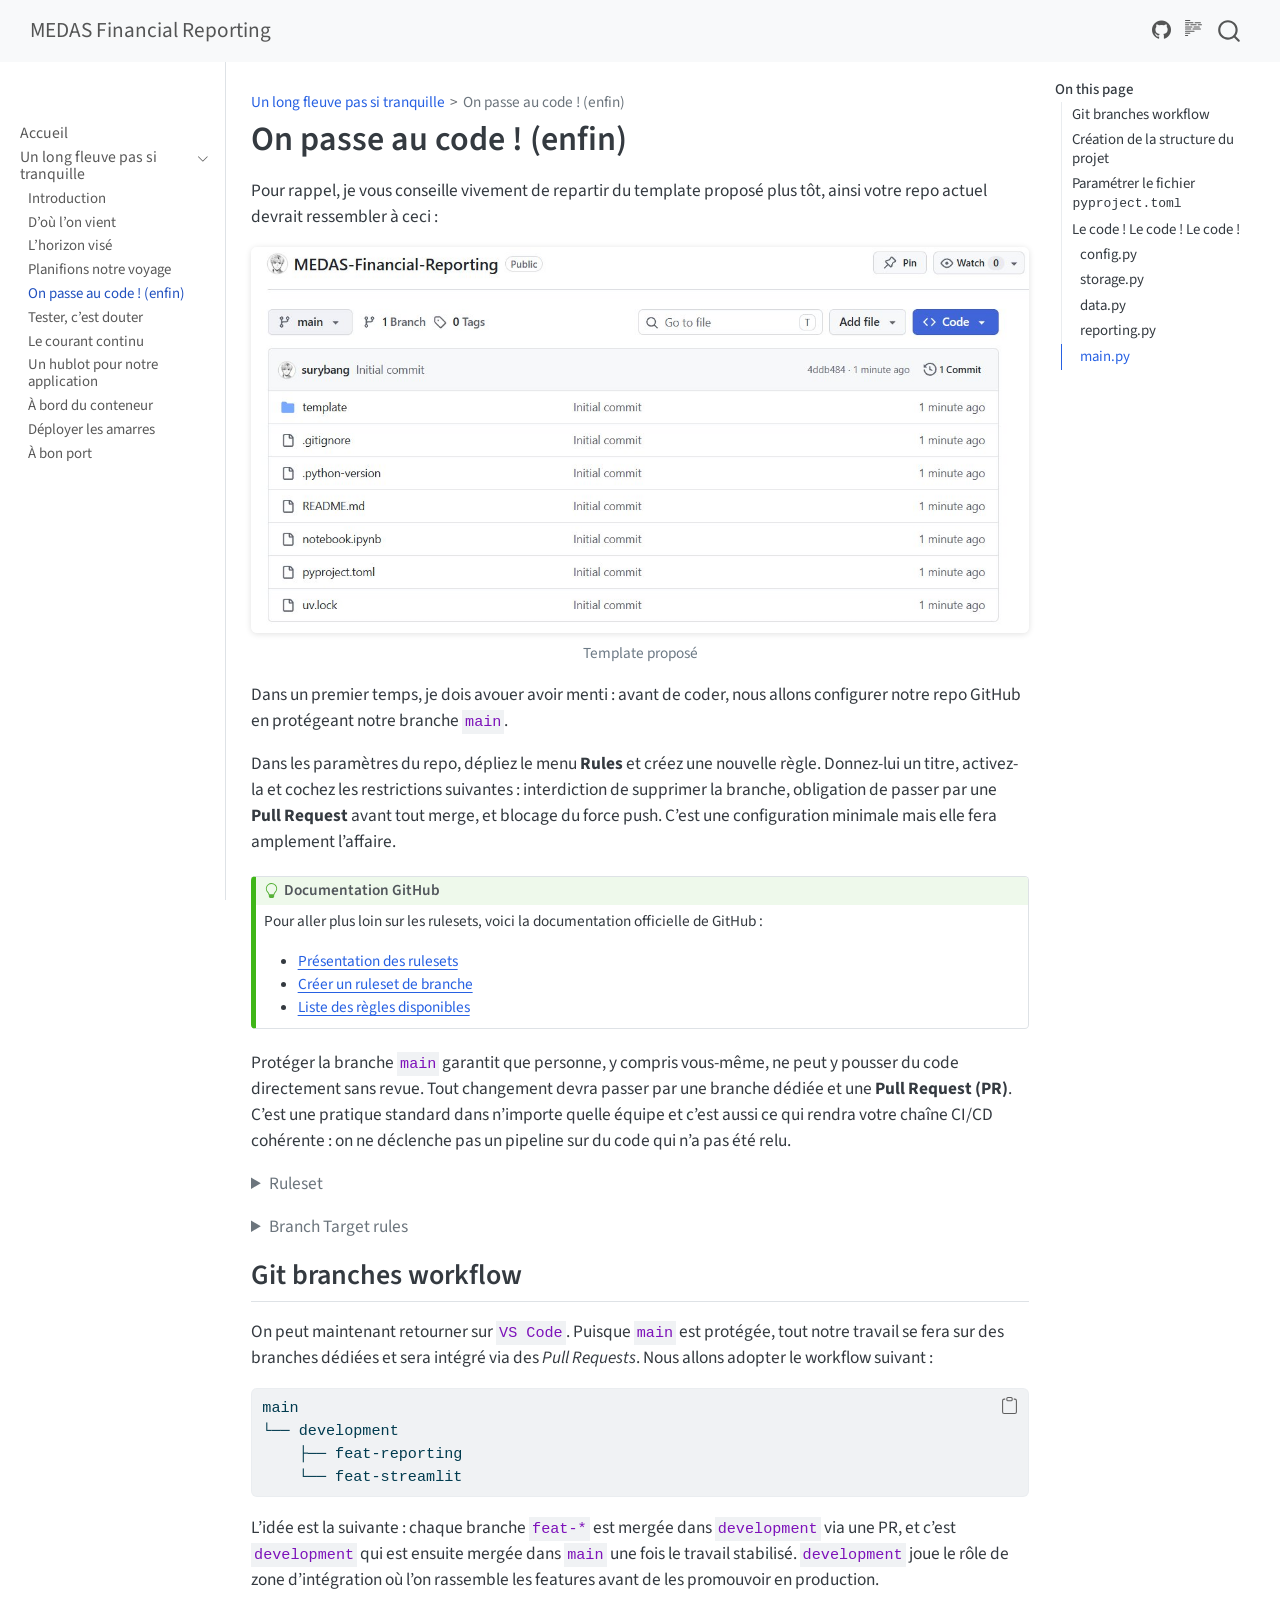
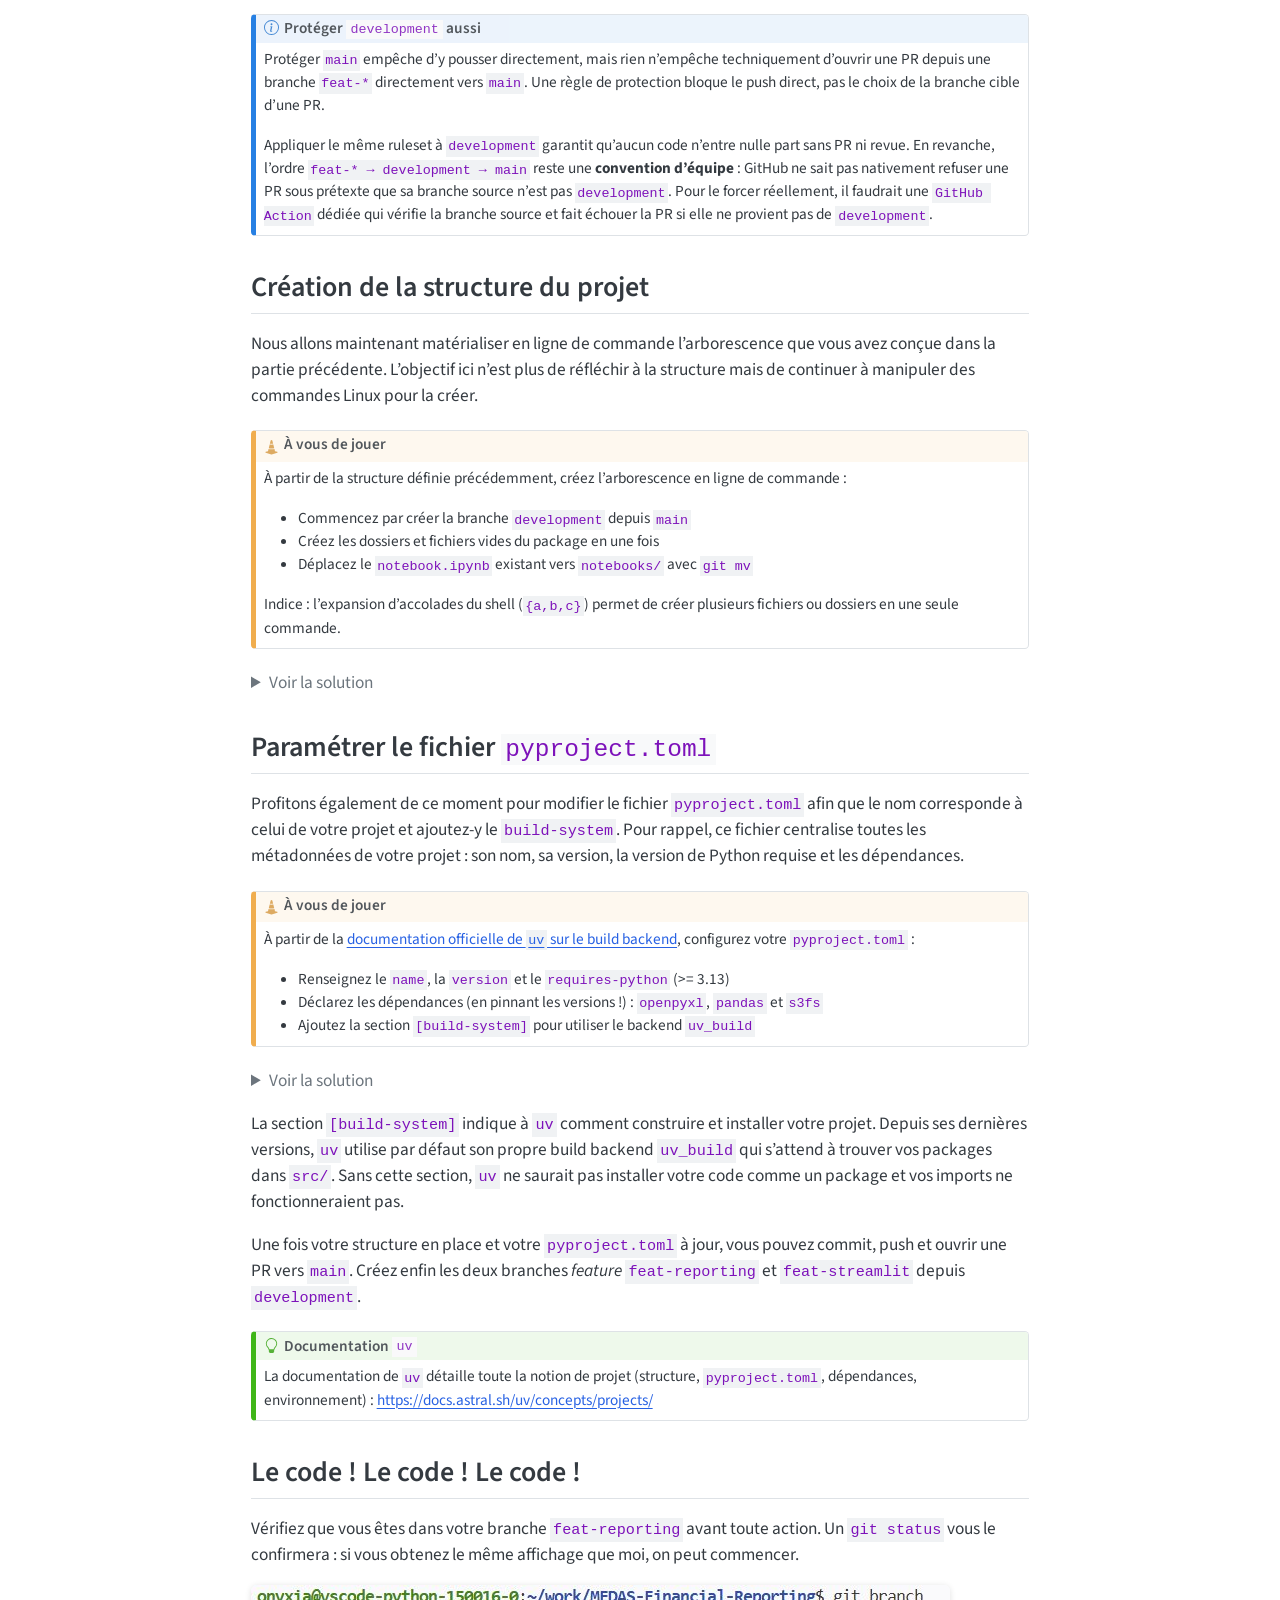
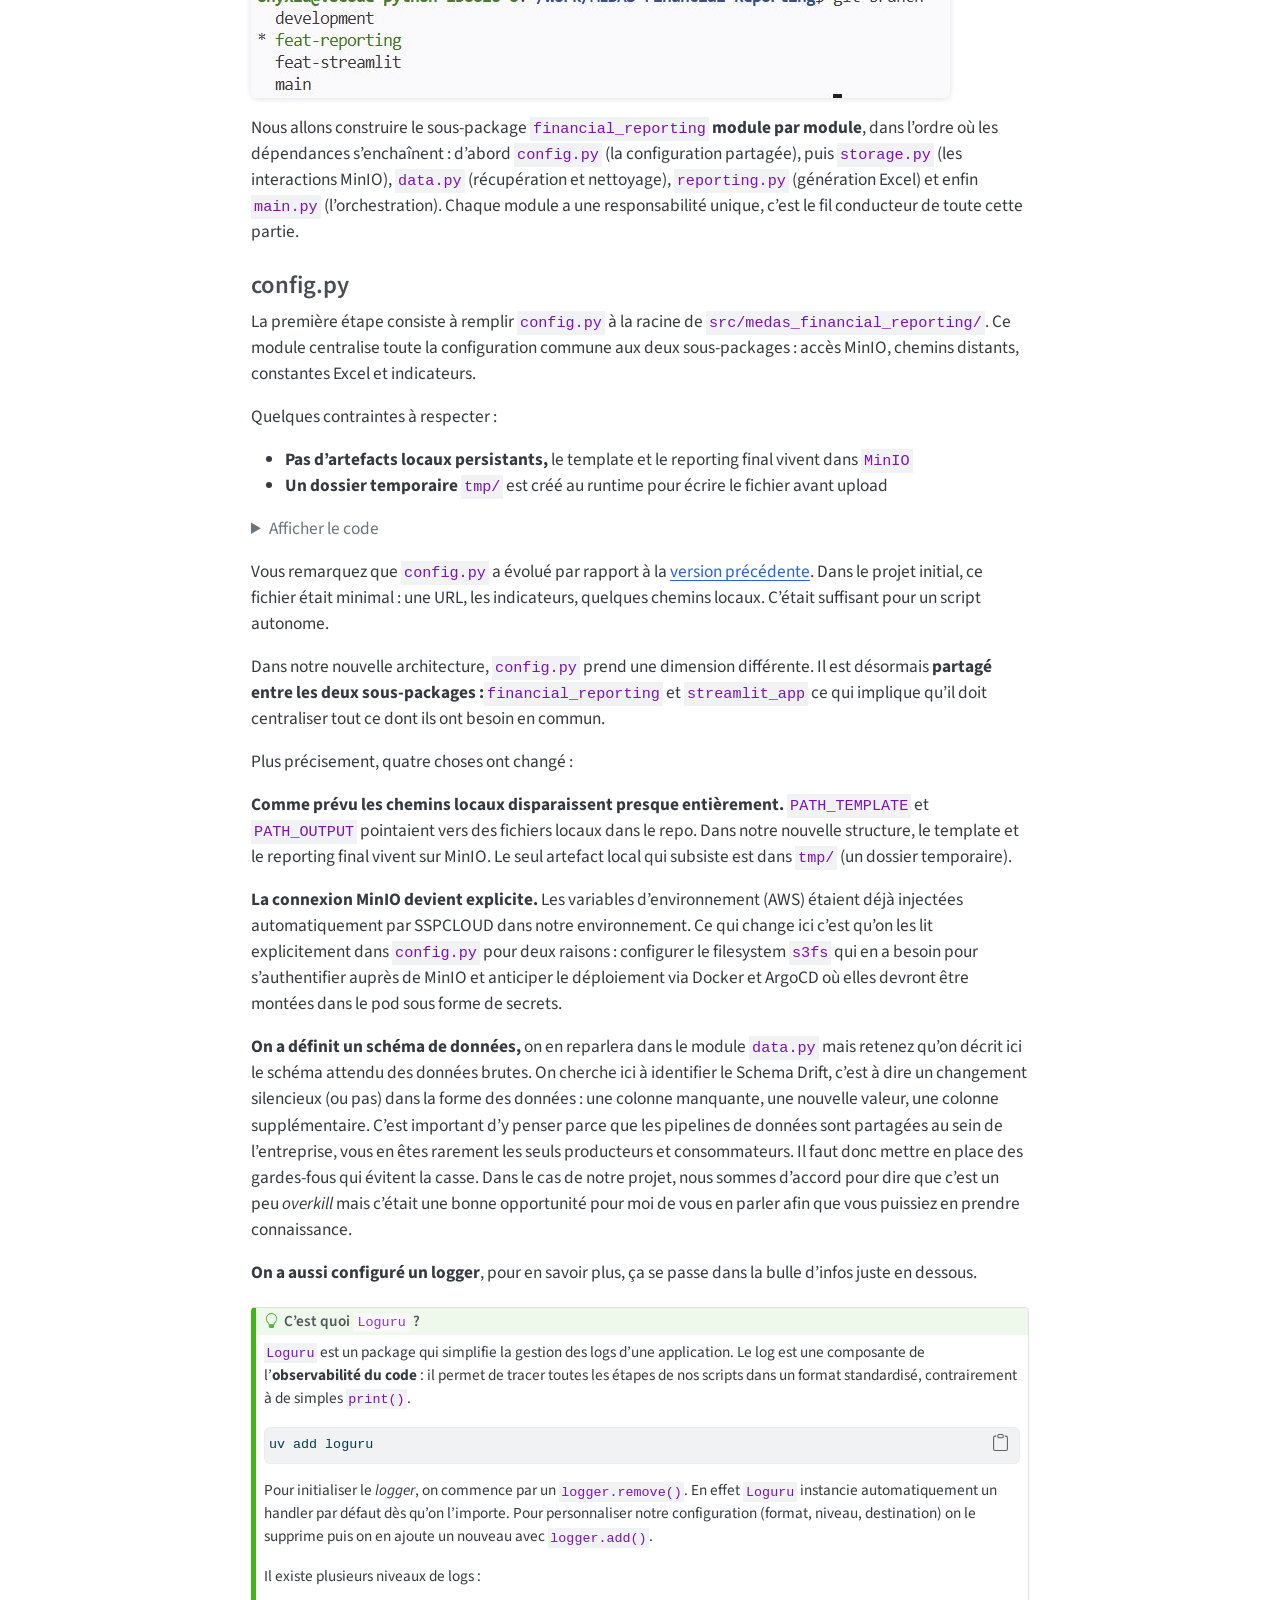
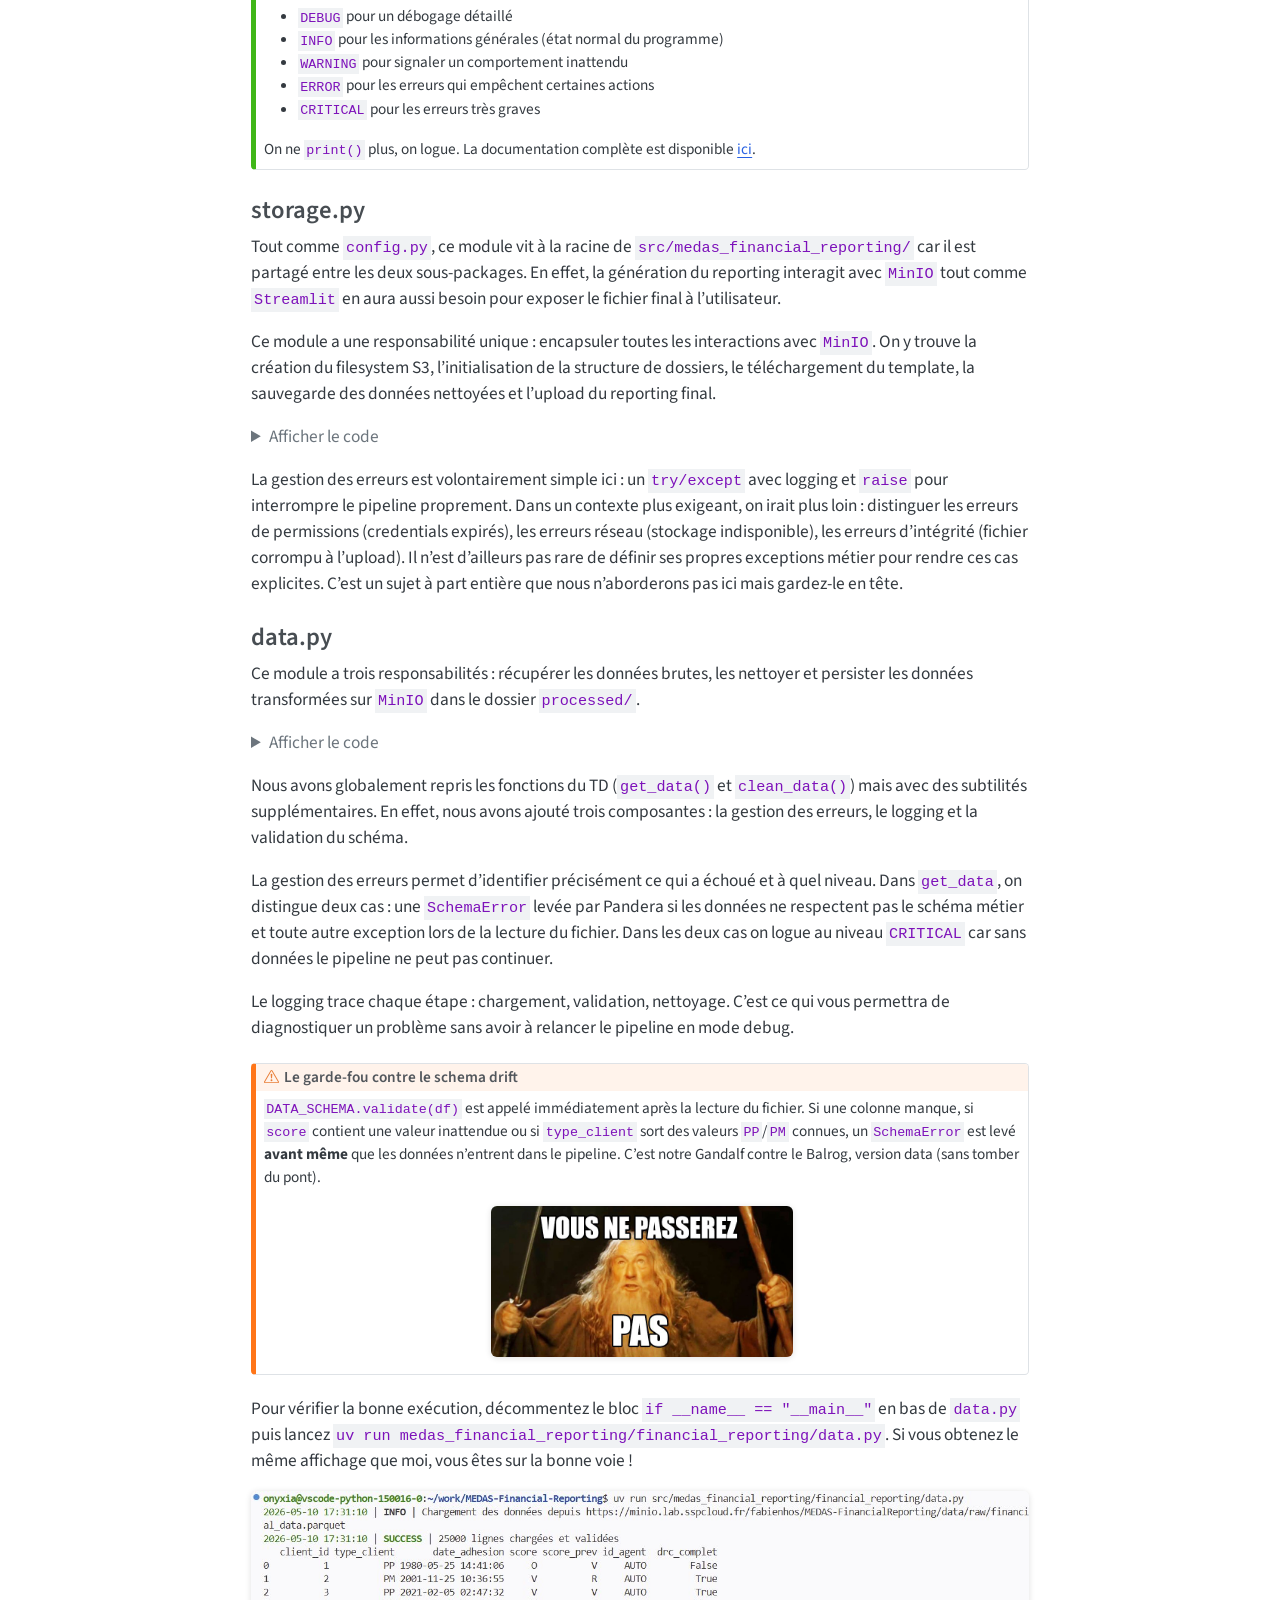
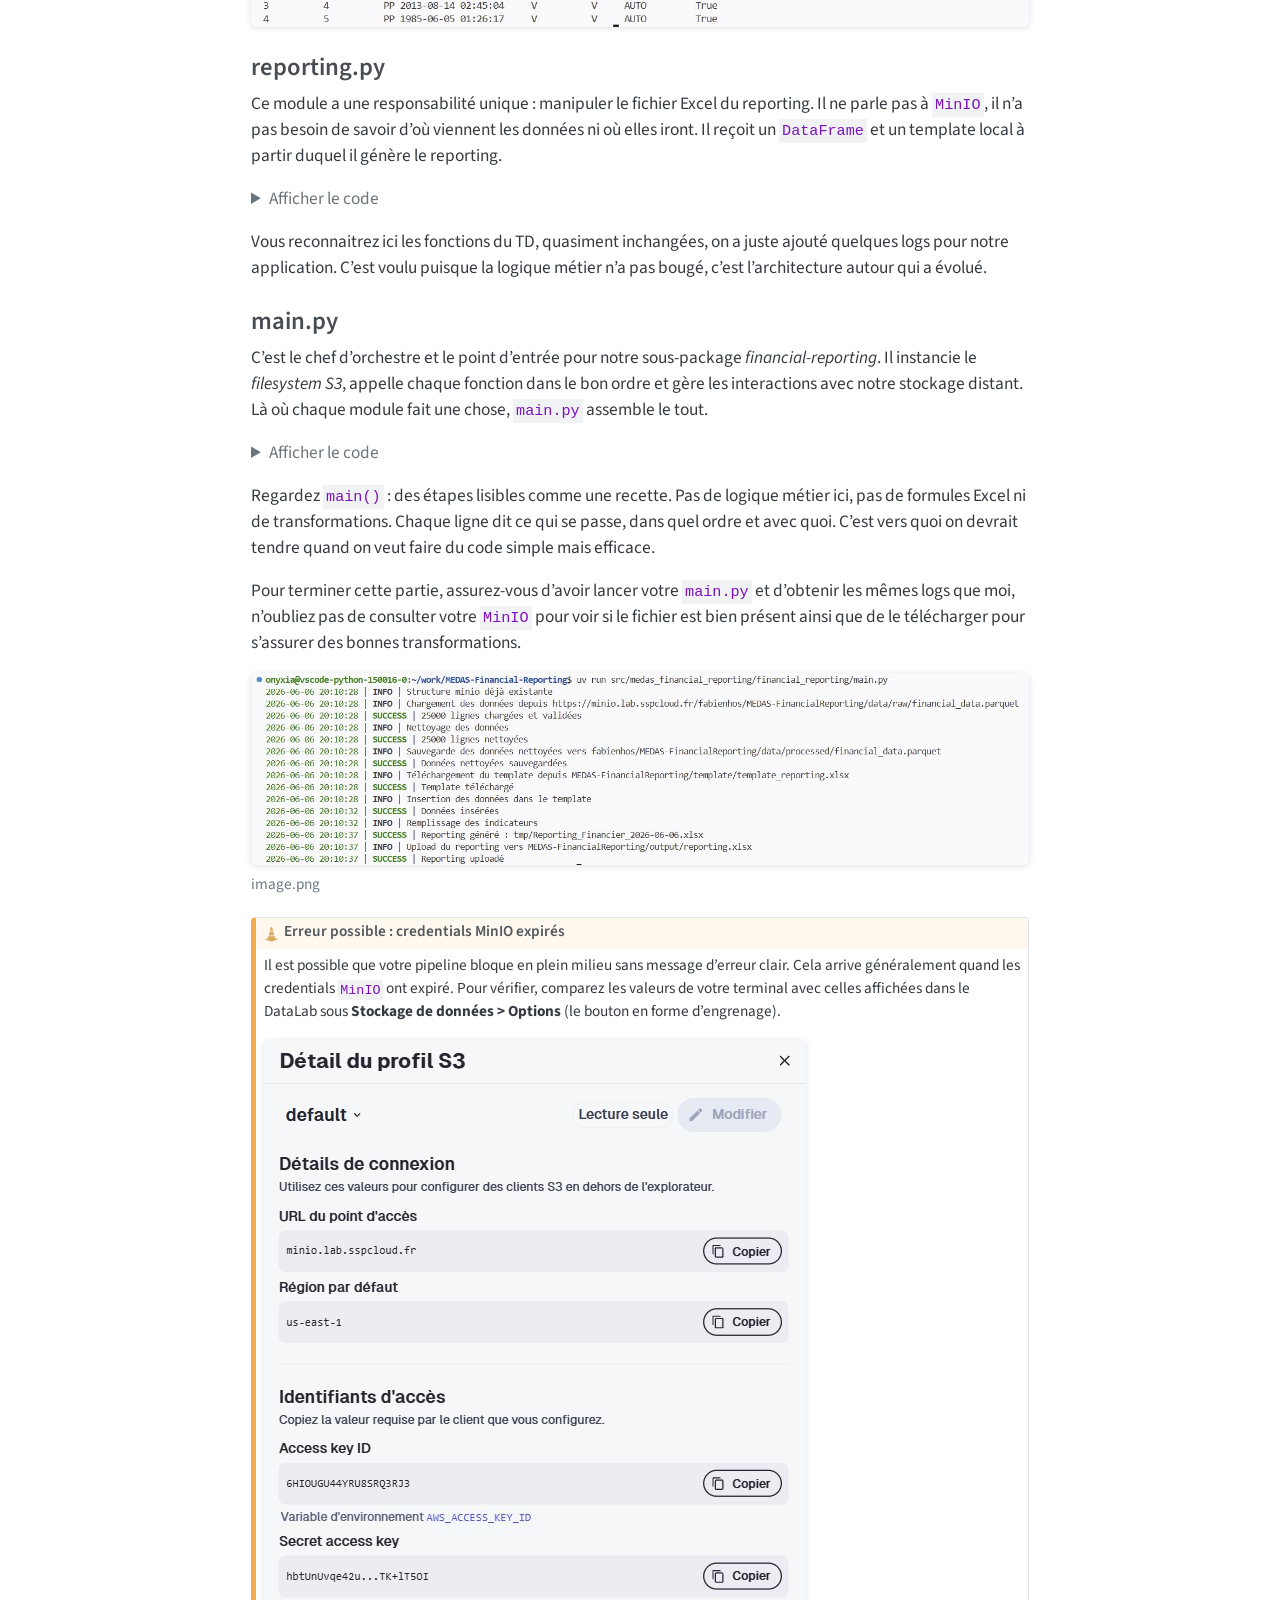
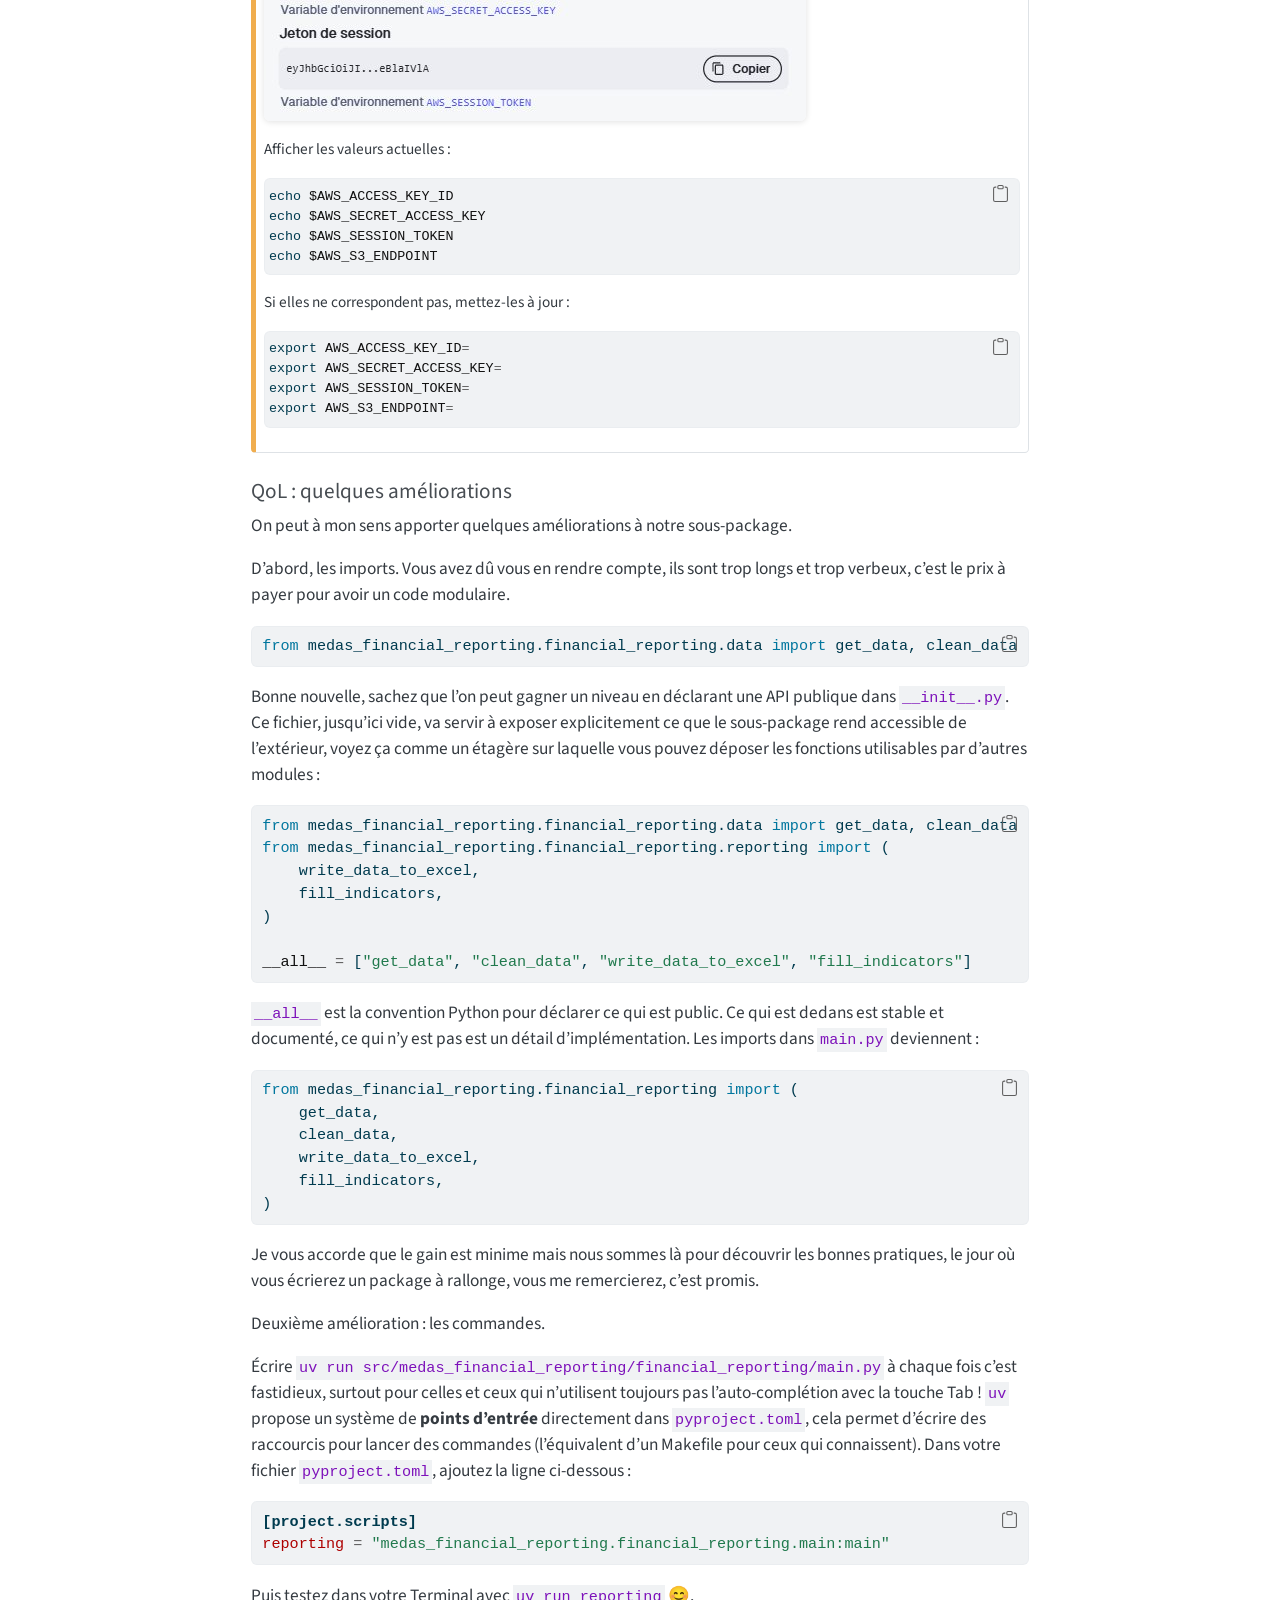
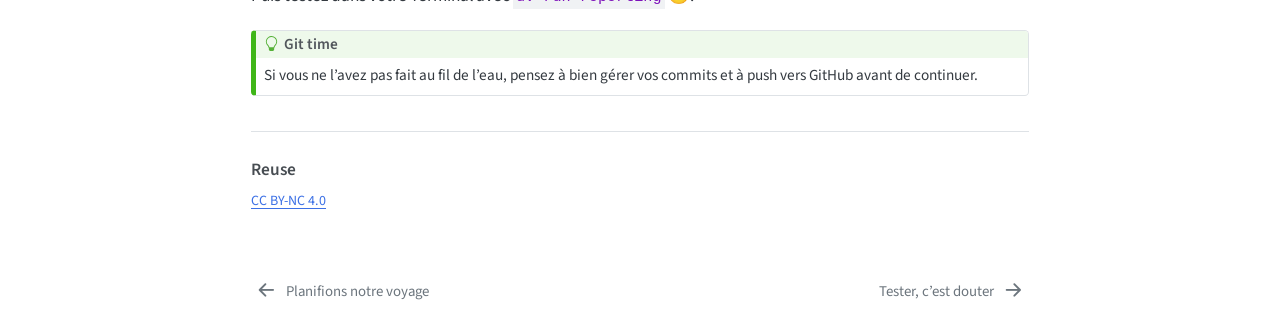
<file: pages/05-le-code.html>
<!DOCTYPE html>
<html xmlns="http://www.w3.org/1999/xhtml" lang="en" xml:lang="en"><head>

<meta charset="utf-8">
<meta name="generator" content="quarto-1.10.18">

<meta name="viewport" content="width=device-width, initial-scale=1.0, user-scalable=yes">


<title>On passe au code ! (enfin) – MEDAS Financial Reporting</title>
<style>
/* Default styles provided by pandoc.
** See https://pandoc.org/MANUAL.html#variables-for-html for config info.
*/
span.smallcaps{font-variant: small-caps;}
div.columns{display: flex; gap: 1.5em;}
div.column{flex: auto;}
@media screen {
div.columns{gap: min(4vw, 1.5em);}
div.column{overflow-x: auto;}
}
div.hanging-indent{margin-left: 1.5em; text-indent: -1.5em;}
ul.task-list{list-style: none;}
ul.task-list li input[type="checkbox"] {
  width: 0.8em;
  margin: 0 0.8em 0.2em -1em; /* quarto-specific, see https://github.com/quarto-dev/quarto-cli/issues/4556 */ 
  vertical-align: middle;
}
/* CSS for syntax highlighting */
html { -webkit-text-size-adjust: 100%; }
pre > code.sourceCode { white-space: pre; position: relative; }
pre > code.sourceCode > span { display: inline-block; line-height: 1.25; }
pre > code.sourceCode > span:empty { height: 1.2em; }
.sourceCode { overflow: visible; }
code.sourceCode > span { color: inherit; text-decoration: inherit; }
div.sourceCode { margin: 1em 0; }
pre.sourceCode { margin: 0; }
@media screen {
div.sourceCode { overflow: auto; }
}
@media print {
pre > code.sourceCode { white-space: pre-wrap; }
pre > code.sourceCode > span { text-indent: -5em; padding-left: 5em; }
}
pre.numberSource code
  { counter-reset: source-line 0; }
pre.numberSource code > span
  { position: relative; left: -4em; counter-increment: source-line; }
pre.numberSource code > span > a:first-child::before
  { content: counter(source-line);
    position: relative; left: -1em; text-align: right; vertical-align: baseline;
    border: none; display: inline-block;
    -webkit-touch-callout: none; -webkit-user-select: none;
    -khtml-user-select: none; -moz-user-select: none;
    -ms-user-select: none; user-select: none;
    padding: 0 4px; width: 4em;
  }
pre.numberSource { margin-left: 3em;  padding-left: 4px; }
div.sourceCode
  {   }
@media screen {
pre > code.sourceCode > span > a:first-child::before { text-decoration: underline; }
}
</style>


<script src="../site_libs/quarto-nav/quarto-nav.js"></script>
<script src="../site_libs/quarto-nav/headroom.min.js"></script>
<script src="../site_libs/clipboard/clipboard.min.js"></script>
<script src="../site_libs/quarto-search/autocomplete.umd.js"></script>
<script src="../site_libs/quarto-search/fuse.min.js"></script>
<script src="../site_libs/quarto-search/quarto-search.js"></script>
<meta name="quarto:offset" content="../">
<link href="../pages/06-tests.html" rel="next">
<link href="../pages/04-planification.html" rel="prev">
<script src="../site_libs/quarto-html/quarto.js" type="module"></script>
<script src="../site_libs/quarto-html/tabsets/tabsets.js" type="module"></script>
<script src="../site_libs/quarto-html/popper.min.js"></script>
<script src="../site_libs/quarto-html/tippy.umd.min.js"></script>
<script src="../site_libs/quarto-html/anchor.min.js"></script>
<link href="../site_libs/quarto-html/tippy.css" rel="stylesheet">
<link href="../site_libs/quarto-html/quarto-syntax-highlighting-64a204ab8560d761af7679ceaba22944.css" rel="stylesheet" id="quarto-text-highlighting-styles">
<script src="../site_libs/bootstrap/bootstrap.min.js"></script>
<link href="../site_libs/bootstrap/bootstrap-icons.css" rel="stylesheet">
<link href="../site_libs/bootstrap/bootstrap-fb5f3b3fb26a177c4af78adf70c87a98.min.css" rel="stylesheet" append-hash="true" id="quarto-bootstrap" data-mode="light">
<script id="quarto-search-options" type="application/json">{
  "location": "navbar",
  "copy-button": false,
  "collapse-after": 3,
  "panel-placement": "end",
  "type": "overlay",
  "limit": 50,
  "keyboard-shortcut": [
    "f",
    "/",
    "s"
  ],
  "show-item-context": false,
  "language": {
    "search-no-results-text": "No results",
    "search-matching-documents-text": "matching documents",
    "search-copy-link-title": "Copy link to search",
    "search-hide-matches-text": "Hide additional matches",
    "search-more-match-text": "more match in this document",
    "search-more-matches-text": "more matches in this document",
    "search-clear-button-title": "Clear",
    "search-text-placeholder": "",
    "search-detached-cancel-button-title": "Cancel",
    "search-submit-button-title": "Submit",
    "search-label": "Search"
  }
}</script>
<style>html{ scroll-behavior: smooth; }</style>


<link rel="stylesheet" href="../styles.css">
</head>

<body class="nav-sidebar docked nav-fixed quarto-light">

<div id="quarto-search-results"></div>
  <header id="quarto-header" class="headroom fixed-top">
    <nav class="navbar navbar-expand-lg " data-bs-theme="dark">
      <div class="navbar-container container-fluid">
      <div class="navbar-brand-container mx-auto">
    <a class="navbar-brand" href="../index.html">
    <span class="navbar-title">MEDAS Financial Reporting</span>
    </a>
  </div>
            <div id="quarto-search" class="" title="Search"></div>
          <button class="navbar-toggler" type="button" data-bs-toggle="collapse" data-bs-target="#navbarCollapse" aria-controls="navbarCollapse" role="menu" aria-expanded="false" aria-label="Toggle navigation" onclick="if (window.quartoToggleHeadroom) { window.quartoToggleHeadroom(); }">
  <span class="navbar-toggler-icon"></span>
</button>
          <div class="collapse navbar-collapse" id="navbarCollapse">
            <ul class="navbar-nav navbar-nav-scroll ms-auto">
  <li class="nav-item compact">
    <a class="nav-link" href="https://github.com/surybang/MEDAS-Financial-Reporting"> <i class="bi bi-github" role="img" aria-label="GitHub">
</i> 
<span class="menu-text"></span></a>
  </li>  
</ul>
          </div> <!-- /navcollapse -->
            <div class="quarto-navbar-tools">
  <a href="" class="quarto-reader-toggle quarto-navigation-tool px-1" onclick="window.quartoToggleReader(); return false;" title="Toggle reader mode">
  <div class="quarto-reader-toggle-btn">
  <i class="bi"></i>
  </div>
</a>
</div>
      </div> <!-- /container-fluid -->
    </nav>
  <nav class="quarto-secondary-nav">
    <div class="container-fluid d-flex">
      <button type="button" class="quarto-btn-toggle btn" data-bs-toggle="collapse" role="button" data-bs-target=".quarto-sidebar-collapse-item" aria-controls="quarto-sidebar" aria-expanded="false" aria-label="Toggle sidebar navigation" onclick="if (window.quartoToggleHeadroom) { window.quartoToggleHeadroom(); }">
        <i class="bi bi-layout-text-sidebar-reverse"></i>
      </button>
        <nav class="quarto-page-breadcrumbs" aria-label="breadcrumb"><ol class="breadcrumb"><li class="breadcrumb-item"><a href="../pages/01-introduction.html">Un long fleuve pas si tranquille</a></li><li class="breadcrumb-item"><a href="../pages/05-le-code.html">On passe au code ! (enfin)</a></li></ol></nav>
        <a class="flex-grow-1" role="navigation" data-bs-toggle="collapse" data-bs-target=".quarto-sidebar-collapse-item" aria-controls="quarto-sidebar" aria-expanded="false" aria-label="Toggle sidebar navigation" onclick="if (window.quartoToggleHeadroom) { window.quartoToggleHeadroom(); }">      
        </a>
      <button type="button" class="btn quarto-search-button" aria-label="Search" onclick="window.quartoOpenSearch();">
        <i class="bi bi-search"></i>
      </button>
    </div>
  </nav>
</header>
<!-- content -->
<div id="quarto-content" class="quarto-container page-columns page-rows-contents page-layout-article page-navbar">
<!-- sidebar -->
  <nav id="quarto-sidebar" class="sidebar collapse collapse-horizontal quarto-sidebar-collapse-item sidebar-navigation docked overflow-auto">
        <div class="mt-2 flex-shrink-0 align-items-center">
        <div class="sidebar-search">
        <div id="quarto-search" class="" title="Search"></div>
        </div>
        </div>
    <div class="sidebar-menu-container"> 
    <ul class="list-unstyled mt-1">
        <li class="sidebar-item">
  <div class="sidebar-item-container"> 
  <a href="../index.html" class="sidebar-item-text sidebar-link">
 <span class="menu-text">Accueil</span></a>
  </div>
</li>
        <li class="sidebar-item sidebar-item-section">
      <div class="sidebar-item-container"> 
            <a class="sidebar-item-text sidebar-link text-start" data-bs-toggle="collapse" data-bs-target="#quarto-sidebar-section-1" role="navigation" aria-expanded="true">
 <span class="menu-text">Un long fleuve pas si tranquille</span></a>
          <a class="sidebar-item-toggle text-start" data-bs-toggle="collapse" data-bs-target="#quarto-sidebar-section-1" role="navigation" aria-expanded="true" aria-label="Toggle section">
            <i class="bi bi-chevron-right ms-2"></i>
          </a> 
      </div>
      <ul id="quarto-sidebar-section-1" class="collapse list-unstyled sidebar-section depth1 show">  
          <li class="sidebar-item">
  <div class="sidebar-item-container"> 
  <a href="../pages/01-introduction.html" class="sidebar-item-text sidebar-link">
 <span class="menu-text">Introduction</span></a>
  </div>
</li>
          <li class="sidebar-item">
  <div class="sidebar-item-container"> 
  <a href="../pages/02-situation-de-depart.html" class="sidebar-item-text sidebar-link">
 <span class="menu-text">D’où l’on vient</span></a>
  </div>
</li>
          <li class="sidebar-item">
  <div class="sidebar-item-container"> 
  <a href="../pages/03-situation-cible.html" class="sidebar-item-text sidebar-link">
 <span class="menu-text">L’horizon visé</span></a>
  </div>
</li>
          <li class="sidebar-item">
  <div class="sidebar-item-container"> 
  <a href="../pages/04-planification.html" class="sidebar-item-text sidebar-link">
 <span class="menu-text">Planifions notre voyage</span></a>
  </div>
</li>
          <li class="sidebar-item">
  <div class="sidebar-item-container"> 
  <a href="../pages/05-le-code.html" class="sidebar-item-text sidebar-link active">
 <span class="menu-text">On passe au code ! (enfin)</span></a>
  </div>
</li>
          <li class="sidebar-item">
  <div class="sidebar-item-container"> 
  <a href="../pages/06-tests.html" class="sidebar-item-text sidebar-link">
 <span class="menu-text">Tester, c’est douter</span></a>
  </div>
</li>
          <li class="sidebar-item">
  <div class="sidebar-item-container"> 
  <a href="../pages/07-integration-continue.html" class="sidebar-item-text sidebar-link">
 <span class="menu-text">Le courant continu</span></a>
  </div>
</li>
          <li class="sidebar-item">
  <div class="sidebar-item-container"> 
  <a href="../pages/08-streamlit.html" class="sidebar-item-text sidebar-link">
 <span class="menu-text">Un hublot pour notre application</span></a>
  </div>
</li>
          <li class="sidebar-item">
  <div class="sidebar-item-container"> 
  <a href="../pages/09-docker.html" class="sidebar-item-text sidebar-link">
 <span class="menu-text">À bord du conteneur</span></a>
  </div>
</li>
          <li class="sidebar-item">
  <div class="sidebar-item-container"> 
  <a href="../pages/10-argocd.html" class="sidebar-item-text sidebar-link">
 <span class="menu-text">Déployer les amarres</span></a>
  </div>
</li>
          <li class="sidebar-item">
  <div class="sidebar-item-container"> 
  <a href="../pages/11-conclusion.html" class="sidebar-item-text sidebar-link">
 <span class="menu-text">À bon port</span></a>
  </div>
</li>
      </ul>
  </li>
    </ul>
    </div>
</nav>
<div id="quarto-sidebar-glass" class="quarto-sidebar-collapse-item" data-bs-toggle="collapse" data-bs-target=".quarto-sidebar-collapse-item"></div>
<!-- margin-sidebar -->
    <div id="quarto-margin-sidebar" class="sidebar margin-sidebar">
        <nav id="TOC" role="doc-toc" class="toc-active">
    <h2 id="toc-title">On this page</h2>
   
  <ul>
  <li><a href="#git-branches-workflow" id="toc-git-branches-workflow" class="nav-link active" data-scroll-target="#git-branches-workflow">Git branches workflow</a></li>
  <li><a href="#création-de-la-structure-du-projet" id="toc-création-de-la-structure-du-projet" class="nav-link" data-scroll-target="#création-de-la-structure-du-projet">Création de la structure du projet</a></li>
  <li><a href="#paramétrer-le-fichier-pyproject.toml" id="toc-paramétrer-le-fichier-pyproject.toml" class="nav-link" data-scroll-target="#paramétrer-le-fichier-pyproject.toml">Paramétrer le fichier <code>pyproject.toml</code></a></li>
  <li><a href="#le-code-le-code-le-code" id="toc-le-code-le-code-le-code" class="nav-link" data-scroll-target="#le-code-le-code-le-code">Le code ! Le code ! Le code !</a>
  <ul class="collapse">
  <li><a href="#config.py" id="toc-config.py" class="nav-link" data-scroll-target="#config.py">config.py</a></li>
  <li><a href="#storage.py" id="toc-storage.py" class="nav-link" data-scroll-target="#storage.py">storage.py</a></li>
  <li><a href="#data.py" id="toc-data.py" class="nav-link" data-scroll-target="#data.py">data.py</a></li>
  <li><a href="#reporting.py" id="toc-reporting.py" class="nav-link" data-scroll-target="#reporting.py">reporting.py</a></li>
  <li><a href="#main.py" id="toc-main.py" class="nav-link" data-scroll-target="#main.py">main.py</a></li>
  </ul></li>
  </ul>
</nav>
    </div>
<!-- main -->
<main class="content" id="quarto-document-content">

<header id="title-block-header" class="quarto-title-block default"><nav class="quarto-page-breadcrumbs quarto-title-breadcrumbs d-none d-lg-block" aria-label="breadcrumb"><ol class="breadcrumb"><li class="breadcrumb-item"><a href="../pages/01-introduction.html">Un long fleuve pas si tranquille</a></li><li class="breadcrumb-item"><a href="../pages/05-le-code.html">On passe au code ! (enfin)</a></li></ol></nav>
<div class="quarto-title">
<h1 class="title">On passe au code ! (enfin)</h1>
</div>



<div class="quarto-title-meta">

    
  
    
  </div>
  


</header>


<p>Pour rappel, je vous conseille vivement de repartir du template proposé plus tôt, ainsi votre repo actuel devrait ressembler à ceci :</p>
<div style="text-align: center;">
<div class="quarto-figure quarto-figure-center">
<figure class="figure">
<p><img src="../images/image-02.png" class="img-fluid figure-img"></p>
<figcaption>Template proposé</figcaption>
</figure>
</div>
</div>
<p>Dans un premier temps, je dois avouer avoir menti : avant de coder, nous allons configurer notre repo GitHub en protégeant notre branche <code>main</code>.</p>
<p>Dans les paramètres du repo, dépliez le menu <strong>Rules</strong> et créez une nouvelle règle. Donnez-lui un titre, activez-la et cochez les restrictions suivantes : interdiction de supprimer la branche, obligation de passer par une <strong>Pull Request</strong> avant tout merge, et blocage du force push. C’est une configuration minimale mais elle fera amplement l’affaire.</p>
<div class="callout callout-style-default callout-tip callout-titled">
<div class="callout-header d-flex align-content-center">
<div class="callout-icon-container">
<i class="callout-icon"></i>
</div>
<div class="callout-title-container flex-fill">
<span class="screen-reader-only">Tip</span>Documentation GitHub
</div>
</div>
<div class="callout-body-container callout-body">
<p>Pour aller plus loin sur les rulesets, voici la documentation officielle de GitHub :</p>
<ul>
<li><a href="https://docs.github.com/en/repositories/configuring-branches-and-merges-in-your-repository/managing-rulesets/about-rulesets">Présentation des rulesets</a></li>
<li><a href="https://docs.github.com/en/repositories/configuring-branches-and-merges-in-your-repository/managing-rulesets/creating-rulesets-for-a-repository">Créer un ruleset de branche</a></li>
<li><a href="https://docs.github.com/en/repositories/configuring-branches-and-merges-in-your-repository/managing-rulesets/available-rules-for-rulesets">Liste des règles disponibles</a></li>
</ul>
</div>
</div>
<p>Protéger la branche <code>main</code> garantit que personne, y compris vous-même, ne peut y pousser du code directement sans revue. Tout changement devra passer par une branche dédiée et une <strong>Pull Request (PR)</strong>. C’est une pratique standard dans n’importe quelle équipe et c’est aussi ce qui rendra votre chaîne CI/CD cohérente : on ne déclenche pas un pipeline sur du code qui n’a pas été relu.</p>
<details>
<summary>
Ruleset
</summary>
<div style="text-align: center;">
<div class="quarto-figure quarto-figure-center">
<figure class="figure">
<p><img src="../images/image-03.png" class="img-fluid figure-img"></p>
<figcaption>Ruleset GitHub</figcaption>
</figure>
</div>
</div>
</details>
<details>
<summary>
Branch Target rules
</summary>
<div style="text-align: center;">
<div class="quarto-figure quarto-figure-center">
<figure class="figure">
<p><img src="../images/image-04.png" class="img-fluid figure-img"></p>
<figcaption>Branch Rules GitHub</figcaption>
</figure>
</div>
</div>
</details>
<section id="git-branches-workflow" class="level2">
<h2 class="anchored" data-anchor-id="git-branches-workflow">Git branches workflow</h2>
<p>On peut maintenant retourner sur <code>VS Code</code>. Puisque <code>main</code> est protégée, tout notre travail se fera sur des branches dédiées et sera intégré via des <em>Pull Requests</em>. Nous allons adopter le workflow suivant :</p>
<div class="code-copy-outer-scaffold"><div class="sourceCode" id="cb1"><pre class="sourceCode markdown code-with-copy"><code class="sourceCode markdown"><span id="cb1-1"><a href="#cb1-1" aria-hidden="true" tabindex="-1"></a>main</span>
<span id="cb1-2"><a href="#cb1-2" aria-hidden="true" tabindex="-1"></a>└── development</span>
<span id="cb1-3"><a href="#cb1-3" aria-hidden="true" tabindex="-1"></a>    ├── feat-reporting</span>
<span id="cb1-4"><a href="#cb1-4" aria-hidden="true" tabindex="-1"></a>    └── feat-streamlit</span></code></pre></div><button title="Copy to Clipboard" class="code-copy-button"><i class="bi"></i></button></div>
<p>L’idée est la suivante : chaque branche <code>feat-*</code> est mergée dans <code>development</code> via une PR, et c’est <code>development</code> qui est ensuite mergée dans <code>main</code> une fois le travail stabilisé. <code>development</code> joue le rôle de zone d’intégration où l’on rassemble les features avant de les promouvoir en production.</p>
<div class="callout callout-style-default callout-note callout-titled">
<div class="callout-header d-flex align-content-center">
<div class="callout-icon-container">
<i class="callout-icon"></i>
</div>
<div class="callout-title-container flex-fill">
<span class="screen-reader-only">Note</span>Protéger <code>development</code> aussi
</div>
</div>
<div class="callout-body-container callout-body">
<p>Protéger <code>main</code> empêche d’y pousser directement, mais rien n’empêche techniquement d’ouvrir une PR depuis une branche <code>feat-*</code> directement vers <code>main</code>. Une règle de protection bloque le push direct, pas le choix de la branche cible d’une PR.</p>
<p>Appliquer le même ruleset à <code>development</code> garantit qu’aucun code n’entre nulle part sans PR ni revue. En revanche, l’ordre <code>feat-* → development → main</code> reste une <strong>convention d’équipe</strong> : GitHub ne sait pas nativement refuser une PR sous prétexte que sa branche source n’est pas <code>development</code>. Pour le forcer réellement, il faudrait une <code>GitHub Action</code> dédiée qui vérifie la branche source et fait échouer la PR si elle ne provient pas de <code>development</code>.</p>
</div>
</div>
</section>
<section id="création-de-la-structure-du-projet" class="level2">
<h2 class="anchored" data-anchor-id="création-de-la-structure-du-projet">Création de la structure du projet</h2>
<p>Nous allons maintenant matérialiser en ligne de commande l’arborescence que vous avez conçue dans la partie précédente. L’objectif ici n’est plus de réfléchir à la structure mais de continuer à manipuler des commandes Linux pour la créer.</p>
<div class="callout callout-style-default callout-caution callout-titled">
<div class="callout-header d-flex align-content-center">
<div class="callout-icon-container">
<i class="callout-icon"></i>
</div>
<div class="callout-title-container flex-fill">
<span class="screen-reader-only">Caution</span>À vous de jouer
</div>
</div>
<div class="callout-body-container callout-body">
<p>À partir de la structure définie précédemment, créez l’arborescence en ligne de commande :</p>
<ul>
<li>Commencez par créer la branche <code>development</code> depuis <code>main</code></li>
<li>Créez les dossiers et fichiers vides du package en une fois</li>
<li>Déplacez le <code>notebook.ipynb</code> existant vers <code>notebooks/</code> avec <code>git mv</code></li>
</ul>
<p>Indice : l’expansion d’accolades du shell (<code>{a,b,c}</code>) permet de créer plusieurs fichiers ou dossiers en une seule commande.</p>
</div>
</div>
<details>
<summary>
Voir la solution
</summary>
<div class="code-copy-outer-scaffold"><div class="sourceCode" id="cb2"><pre class="sourceCode bash code-with-copy"><code class="sourceCode bash"><span id="cb2-1"><a href="#cb2-1" aria-hidden="true" tabindex="-1"></a><span class="fu">git</span> switch <span class="at">-c</span> development</span>
<span id="cb2-2"><a href="#cb2-2" aria-hidden="true" tabindex="-1"></a><span class="fu">mkdir</span> <span class="at">-p</span> src/medas_financial_reporting/<span class="dt">{financial_reporting</span><span class="op">,</span><span class="dt">streamlit_app}</span> tests notebooks</span>
<span id="cb2-3"><a href="#cb2-3" aria-hidden="true" tabindex="-1"></a><span class="fu">touch</span> src/medas_financial_reporting/__init__.py</span>
<span id="cb2-4"><a href="#cb2-4" aria-hidden="true" tabindex="-1"></a><span class="fu">touch</span> src/medas_financial_reporting/config.py</span>
<span id="cb2-5"><a href="#cb2-5" aria-hidden="true" tabindex="-1"></a><span class="fu">touch</span> src/medas_financial_reporting/financial_reporting/<span class="dt">{__init__.py</span><span class="op">,</span><span class="dt">main.py</span><span class="op">,</span><span class="dt">data.py</span><span class="op">,</span><span class="dt">reporting.py}</span></span>
<span id="cb2-6"><a href="#cb2-6" aria-hidden="true" tabindex="-1"></a><span class="fu">touch</span> src/medas_financial_reporting/streamlit_app/<span class="dt">{__init__.py</span><span class="op">,</span><span class="dt">app.py}</span></span>
<span id="cb2-7"><a href="#cb2-7" aria-hidden="true" tabindex="-1"></a><span class="fu">git</span> mv notebook.ipynb notebooks/notebook.ipynb</span></code></pre></div><button title="Copy to Clipboard" class="code-copy-button"><i class="bi"></i></button></div>
<p><img src="../images/image-05.png" class="img-fluid"></p>
</details>
</section>
<section id="paramétrer-le-fichier-pyproject.toml" class="level2">
<h2 class="anchored" data-anchor-id="paramétrer-le-fichier-pyproject.toml">Paramétrer le fichier <code>pyproject.toml</code></h2>
<p>Profitons également de ce moment pour modifier le fichier <code>pyproject.toml</code> afin que le nom corresponde à celui de votre projet et ajoutez-y le <code>build-system</code>. Pour rappel, ce fichier centralise toutes les métadonnées de votre projet : son nom, sa version, la version de Python requise et les dépendances.</p>
<div class="callout callout-style-default callout-caution callout-titled">
<div class="callout-header d-flex align-content-center">
<div class="callout-icon-container">
<i class="callout-icon"></i>
</div>
<div class="callout-title-container flex-fill">
<span class="screen-reader-only">Caution</span>À vous de jouer
</div>
</div>
<div class="callout-body-container callout-body">
<p>À partir de la <a href="https://docs.astral.sh/uv/concepts/build-backend/">documentation officielle de <code>uv</code> sur le build backend</a>, configurez votre <code>pyproject.toml</code> :</p>
<ul>
<li>Renseignez le <code>name</code>, la <code>version</code> et le <code>requires-python</code> (&gt;= 3.13)</li>
<li>Déclarez les dépendances (en pinnant les versions !) : <code>openpyxl</code>, <code>pandas</code> et <code>s3fs</code></li>
<li>Ajoutez la section <code>[build-system]</code> pour utiliser le backend <code>uv_build</code></li>
</ul>
</div>
</div>
<details>
<summary>
Voir la solution
</summary>
<div class="code-copy-outer-scaffold"><div class="sourceCode" id="cb3"><pre class="sourceCode toml code-with-copy"><code class="sourceCode toml"><span id="cb3-1"><a href="#cb3-1" aria-hidden="true" tabindex="-1"></a><span class="kw">[project]</span></span>
<span id="cb3-2"><a href="#cb3-2" aria-hidden="true" tabindex="-1"></a><span class="dt">name</span> <span class="op">=</span> <span class="st">"medas-financial-reporting"</span></span>
<span id="cb3-3"><a href="#cb3-3" aria-hidden="true" tabindex="-1"></a><span class="dt">version</span> <span class="op">=</span> <span class="st">"0.1.0"</span></span>
<span id="cb3-4"><a href="#cb3-4" aria-hidden="true" tabindex="-1"></a><span class="dt">description</span> <span class="op">=</span> <span class="st">"Add your description here"</span></span>
<span id="cb3-5"><a href="#cb3-5" aria-hidden="true" tabindex="-1"></a><span class="dt">readme</span> <span class="op">=</span> <span class="st">"README.md"</span></span>
<span id="cb3-6"><a href="#cb3-6" aria-hidden="true" tabindex="-1"></a><span class="dt">requires-python</span> <span class="op">=</span> <span class="st">"&gt;=3.13"</span></span>
<span id="cb3-7"><a href="#cb3-7" aria-hidden="true" tabindex="-1"></a><span class="dt">dependencies</span> <span class="op">=</span> <span class="op">[</span></span>
<span id="cb3-8"><a href="#cb3-8" aria-hidden="true" tabindex="-1"></a>    <span class="st">"openpyxl==3.1.3"</span><span class="op">,</span></span>
<span id="cb3-9"><a href="#cb3-9" aria-hidden="true" tabindex="-1"></a>    <span class="st">"pandas&gt;=3.0.2"</span><span class="op">,</span></span>
<span id="cb3-10"><a href="#cb3-10" aria-hidden="true" tabindex="-1"></a>    <span class="st">"s3fs&gt;=2026.3.0"</span><span class="op">,</span></span>
<span id="cb3-11"><a href="#cb3-11" aria-hidden="true" tabindex="-1"></a><span class="op">]</span></span>
<span id="cb3-12"><a href="#cb3-12" aria-hidden="true" tabindex="-1"></a></span>
<span id="cb3-13"><a href="#cb3-13" aria-hidden="true" tabindex="-1"></a><span class="kw">[build-system]</span></span>
<span id="cb3-14"><a href="#cb3-14" aria-hidden="true" tabindex="-1"></a><span class="dt">requires</span> <span class="op">=</span> <span class="op">[</span><span class="st">"uv_build&gt;=0.11.8,&lt;0.12"</span><span class="op">]</span></span>
<span id="cb3-15"><a href="#cb3-15" aria-hidden="true" tabindex="-1"></a><span class="dt">build-backend</span> <span class="op">=</span> <span class="st">"uv_build"</span></span></code></pre></div><button title="Copy to Clipboard" class="code-copy-button"><i class="bi"></i></button></div>
</details>
<p>La section <code>[build-system]</code> indique à <code>uv</code> comment construire et installer votre projet. Depuis ses dernières versions, <code>uv</code> utilise par défaut son propre build backend <code>uv_build</code> qui s’attend à trouver vos packages dans <code>src/</code>. Sans cette section, <code>uv</code> ne saurait pas installer votre code comme un package et vos imports ne fonctionneraient pas.</p>
<p>Une fois votre structure en place et votre <code>pyproject.toml</code> à jour, vous pouvez commit, push et ouvrir une PR vers <code>main</code>. Créez enfin les deux branches <em>feature</em> <code>feat-reporting</code> et <code>feat-streamlit</code> depuis <code>development</code>.</p>
<div class="callout callout-style-default callout-tip callout-titled">
<div class="callout-header d-flex align-content-center">
<div class="callout-icon-container">
<i class="callout-icon"></i>
</div>
<div class="callout-title-container flex-fill">
<span class="screen-reader-only">Tip</span>Documentation <code>uv</code>
</div>
</div>
<div class="callout-body-container callout-body">
<p>La documentation de <code>uv</code> détaille toute la notion de projet (structure, <code>pyproject.toml</code>, dépendances, environnement) : <a href="https://docs.astral.sh/uv/concepts/projects/" class="uri">https://docs.astral.sh/uv/concepts/projects/</a></p>
</div>
</div>
</section>
<section id="le-code-le-code-le-code" class="level2">
<h2 class="anchored" data-anchor-id="le-code-le-code-le-code">Le code ! Le code ! Le code !</h2>
<p>Vérifiez que vous êtes dans votre branche <code>feat-reporting</code> avant toute action. Un <code>git status</code> vous le confirmera : si vous obtenez le même affichage que moi, on peut commencer.</p>
<p><img src="../images/image-06.png" class="img-fluid"></p>
<p>Nous allons construire le sous-package <code>financial_reporting</code> <strong>module par module</strong>, dans l’ordre où les dépendances s’enchaînent : d’abord <code>config.py</code> (la configuration partagée), puis <code>storage.py</code> (les interactions MinIO), <code>data.py</code> (récupération et nettoyage), <code>reporting.py</code> (génération Excel) et enfin <code>main.py</code> (l’orchestration). Chaque module a une responsabilité unique, c’est le fil conducteur de toute cette partie.</p>
<section id="config.py" class="level3">
<h3 class="anchored" data-anchor-id="config.py">config.py</h3>
<p>La première étape consiste à remplir <code>config.py</code> à la racine de <code>src/medas_financial_reporting/</code>. Ce module centralise toute la configuration commune aux deux sous-packages : accès MinIO, chemins distants, constantes Excel et indicateurs.</p>
<p>Quelques contraintes à respecter :</p>
<ul>
<li><strong>Pas d’artefacts locaux persistants,</strong> le template et le reporting final vivent dans <code>MinIO</code></li>
<li><strong>Un dossier temporaire</strong> <code>tmp/</code> est créé au runtime pour écrire le fichier avant upload</li>
</ul>
<details>
<summary>
Afficher le code
</summary>
<div class="code-copy-outer-scaffold"><div class="sourceCode" id="cb4"><pre class="sourceCode python code-with-copy"><code class="sourceCode python"><span id="cb4-1"><a href="#cb4-1" aria-hidden="true" tabindex="-1"></a><span class="co">"""Configuration file for the project."""</span></span>
<span id="cb4-2"><a href="#cb4-2" aria-hidden="true" tabindex="-1"></a></span>
<span id="cb4-3"><a href="#cb4-3" aria-hidden="true" tabindex="-1"></a><span class="im">import</span> os</span>
<span id="cb4-4"><a href="#cb4-4" aria-hidden="true" tabindex="-1"></a><span class="im">import</span> sys</span>
<span id="cb4-5"><a href="#cb4-5" aria-hidden="true" tabindex="-1"></a><span class="im">from</span> datetime <span class="im">import</span> datetime</span>
<span id="cb4-6"><a href="#cb4-6" aria-hidden="true" tabindex="-1"></a><span class="im">from</span> pathlib <span class="im">import</span> Path</span>
<span id="cb4-7"><a href="#cb4-7" aria-hidden="true" tabindex="-1"></a></span>
<span id="cb4-8"><a href="#cb4-8" aria-hidden="true" tabindex="-1"></a><span class="im">from</span> loguru <span class="im">import</span> logger</span>
<span id="cb4-9"><a href="#cb4-9" aria-hidden="true" tabindex="-1"></a><span class="im">from</span> pandera.pandas <span class="im">import</span> Check, Column, DataFrameSchema, Timestamp</span>
<span id="cb4-10"><a href="#cb4-10" aria-hidden="true" tabindex="-1"></a></span>
<span id="cb4-11"><a href="#cb4-11" aria-hidden="true" tabindex="-1"></a><span class="co"># Logger</span></span>
<span id="cb4-12"><a href="#cb4-12" aria-hidden="true" tabindex="-1"></a>LOG_LEVEL <span class="op">=</span> os.environ.get(<span class="st">"LOG_LEVEL"</span>, <span class="st">"INFO"</span>)</span>
<span id="cb4-13"><a href="#cb4-13" aria-hidden="true" tabindex="-1"></a></span>
<span id="cb4-14"><a href="#cb4-14" aria-hidden="true" tabindex="-1"></a>logger.remove()</span>
<span id="cb4-15"><a href="#cb4-15" aria-hidden="true" tabindex="-1"></a>logger.add(</span>
<span id="cb4-16"><a href="#cb4-16" aria-hidden="true" tabindex="-1"></a>    sys.stderr,</span>
<span id="cb4-17"><a href="#cb4-17" aria-hidden="true" tabindex="-1"></a>    level<span class="op">=</span>LOG_LEVEL,</span>
<span id="cb4-18"><a href="#cb4-18" aria-hidden="true" tabindex="-1"></a>    <span class="bu">format</span><span class="op">=</span><span class="st">"&lt;green&gt;{time:YYYY-MM-DD HH:mm:ss}&lt;/green&gt; | &lt;level&gt;</span><span class="sc">{level}</span><span class="st">&lt;/level&gt; | </span><span class="sc">{message}</span><span class="st">"</span>,  <span class="co"># noqa: E501</span></span>
<span id="cb4-19"><a href="#cb4-19" aria-hidden="true" tabindex="-1"></a>)</span>
<span id="cb4-20"><a href="#cb4-20" aria-hidden="true" tabindex="-1"></a></span>
<span id="cb4-21"><a href="#cb4-21" aria-hidden="true" tabindex="-1"></a><span class="co"># Données source</span></span>
<span id="cb4-22"><a href="#cb4-22" aria-hidden="true" tabindex="-1"></a>DATA_URL <span class="op">=</span> <span class="st">"https://minio.lab.sspcloud.fr/fabienhos/MEDAS-FinancialReporting/data/raw/financial_data.parquet"</span>  <span class="co"># noqa: E501</span></span>
<span id="cb4-23"><a href="#cb4-23" aria-hidden="true" tabindex="-1"></a>TEMPLATE_URL <span class="op">=</span> <span class="st">"https://minio.lab.sspcloud.fr/fabienhos/MEDAS-FinancialReporting/template/template_reporting.xlsx"</span>  <span class="co"># noqa: E501</span></span>
<span id="cb4-24"><a href="#cb4-24" aria-hidden="true" tabindex="-1"></a></span>
<span id="cb4-25"><a href="#cb4-25" aria-hidden="true" tabindex="-1"></a><span class="co"># MinIO</span></span>
<span id="cb4-26"><a href="#cb4-26" aria-hidden="true" tabindex="-1"></a>S3_ENDPOINT <span class="op">=</span> os.environ.get(<span class="st">"AWS_S3_ENDPOINT"</span>, <span class="st">""</span>)</span>
<span id="cb4-27"><a href="#cb4-27" aria-hidden="true" tabindex="-1"></a>AWS_ACCESS_KEY_ID <span class="op">=</span> os.environ.get(<span class="st">"AWS_ACCESS_KEY_ID"</span>, <span class="st">""</span>)</span>
<span id="cb4-28"><a href="#cb4-28" aria-hidden="true" tabindex="-1"></a>AWS_SECRET_ACCESS_KEY <span class="op">=</span> os.environ.get(<span class="st">"AWS_SECRET_ACCESS_KEY"</span>, <span class="st">""</span>)</span>
<span id="cb4-29"><a href="#cb4-29" aria-hidden="true" tabindex="-1"></a>AWS_SESSION_TOKEN <span class="op">=</span> os.environ.get(<span class="st">"AWS_SESSION_TOKEN"</span>, <span class="st">""</span>)</span>
<span id="cb4-30"><a href="#cb4-30" aria-hidden="true" tabindex="-1"></a>S3_BUCKET <span class="op">=</span> os.environ.get(<span class="st">"S3_BUCKET"</span>, <span class="st">"mettre_votre_username_onyxia"</span>)</span>
<span id="cb4-31"><a href="#cb4-31" aria-hidden="true" tabindex="-1"></a></span>
<span id="cb4-32"><a href="#cb4-32" aria-hidden="true" tabindex="-1"></a><span class="co"># Chemins MinIO</span></span>
<span id="cb4-33"><a href="#cb4-33" aria-hidden="true" tabindex="-1"></a>S3_DATA_PROCESSED_KEY <span class="op">=</span> <span class="st">"MEDAS-FinancialReporting/data/processed/financial_data.parquet"</span></span>
<span id="cb4-34"><a href="#cb4-34" aria-hidden="true" tabindex="-1"></a>S3_OUTPUT_KEY <span class="op">=</span> <span class="st">"MEDAS-FinancialReporting/output/reporting.xlsx"</span></span>
<span id="cb4-35"><a href="#cb4-35" aria-hidden="true" tabindex="-1"></a></span>
<span id="cb4-36"><a href="#cb4-36" aria-hidden="true" tabindex="-1"></a><span class="co"># Chemins locaux temporaires</span></span>
<span id="cb4-37"><a href="#cb4-37" aria-hidden="true" tabindex="-1"></a>today <span class="op">=</span> datetime.today().strftime(<span class="st">"%Y-%m-</span><span class="sc">%d</span><span class="st">"</span>)</span>
<span id="cb4-38"><a href="#cb4-38" aria-hidden="true" tabindex="-1"></a>LOCAL_TMP_DIR <span class="op">=</span> Path(<span class="st">"tmp"</span>)</span>
<span id="cb4-39"><a href="#cb4-39" aria-hidden="true" tabindex="-1"></a>LOCAL_TEMPLATE <span class="op">=</span> LOCAL_TMP_DIR <span class="op">/</span> <span class="st">"template_reporting.xlsx"</span></span>
<span id="cb4-40"><a href="#cb4-40" aria-hidden="true" tabindex="-1"></a>LOCAL_OUTPUT <span class="op">=</span> LOCAL_TMP_DIR <span class="op">/</span> <span class="ss">f"Reporting_Financier_</span><span class="sc">{</span>today<span class="sc">}</span><span class="ss">.xlsx"</span></span>
<span id="cb4-41"><a href="#cb4-41" aria-hidden="true" tabindex="-1"></a></span>
<span id="cb4-42"><a href="#cb4-42" aria-hidden="true" tabindex="-1"></a><span class="co"># Excel</span></span>
<span id="cb4-43"><a href="#cb4-43" aria-hidden="true" tabindex="-1"></a>SHEET_DATA <span class="op">=</span> <span class="st">"DATA"</span></span>
<span id="cb4-44"><a href="#cb4-44" aria-hidden="true" tabindex="-1"></a>SHEET_INDICATORS <span class="op">=</span> <span class="st">"Indicateurs"</span></span>
<span id="cb4-45"><a href="#cb4-45" aria-hidden="true" tabindex="-1"></a></span>
<span id="cb4-46"><a href="#cb4-46" aria-hidden="true" tabindex="-1"></a>INDICATORS <span class="op">=</span> [</span>
<span id="cb4-47"><a href="#cb4-47" aria-hidden="true" tabindex="-1"></a>    <span class="co"># Répartition PP/PM</span></span>
<span id="cb4-48"><a href="#cb4-48" aria-hidden="true" tabindex="-1"></a>    {<span class="st">"row"</span>: <span class="dv">8</span>, <span class="st">"formule"</span>: <span class="st">"COUNTIF"</span>, <span class="st">"args"</span>: [(<span class="st">"B"</span>, <span class="st">"PP"</span>)]},</span>
<span id="cb4-49"><a href="#cb4-49" aria-hidden="true" tabindex="-1"></a>    {<span class="st">"row"</span>: <span class="dv">9</span>, <span class="st">"formule"</span>: <span class="st">"COUNTIF"</span>, <span class="st">"args"</span>: [(<span class="st">"B"</span>, <span class="st">"PM"</span>)]},</span>
<span id="cb4-50"><a href="#cb4-50" aria-hidden="true" tabindex="-1"></a>    {<span class="st">"row"</span>: <span class="dv">10</span>, <span class="st">"formule"</span>: <span class="st">"SUM"</span>, <span class="st">"args"</span>: <span class="st">"E8:E9"</span>},</span>
<span id="cb4-51"><a href="#cb4-51" aria-hidden="true" tabindex="-1"></a>    <span class="co"># Scores V/O/R/S</span></span>
<span id="cb4-52"><a href="#cb4-52" aria-hidden="true" tabindex="-1"></a>    {<span class="st">"row"</span>: <span class="dv">14</span>, <span class="st">"formule"</span>: <span class="st">"COUNTIFS"</span>, <span class="st">"args"</span>: [(<span class="st">"B"</span>, <span class="st">"PP"</span>), (<span class="st">"D"</span>, <span class="st">"V"</span>)]},</span>
<span id="cb4-53"><a href="#cb4-53" aria-hidden="true" tabindex="-1"></a>    {<span class="st">"row"</span>: <span class="dv">15</span>, <span class="st">"formule"</span>: <span class="st">"COUNTIFS"</span>, <span class="st">"args"</span>: [(<span class="st">"B"</span>, <span class="st">"PP"</span>), (<span class="st">"D"</span>, <span class="st">"O"</span>)]},</span>
<span id="cb4-54"><a href="#cb4-54" aria-hidden="true" tabindex="-1"></a>    {<span class="st">"row"</span>: <span class="dv">16</span>, <span class="st">"formule"</span>: <span class="st">"COUNTIFS"</span>, <span class="st">"args"</span>: [(<span class="st">"B"</span>, <span class="st">"PP"</span>), (<span class="st">"D"</span>, <span class="st">"R"</span>)]},</span>
<span id="cb4-55"><a href="#cb4-55" aria-hidden="true" tabindex="-1"></a>    {<span class="st">"row"</span>: <span class="dv">17</span>, <span class="st">"formule"</span>: <span class="st">"COUNTIFS"</span>, <span class="st">"args"</span>: [(<span class="st">"B"</span>, <span class="st">"PP"</span>), (<span class="st">"D"</span>, <span class="st">"S"</span>)]},</span>
<span id="cb4-56"><a href="#cb4-56" aria-hidden="true" tabindex="-1"></a>    {<span class="st">"row"</span>: <span class="dv">18</span>, <span class="st">"formule"</span>: <span class="st">"SUM"</span>, <span class="st">"args"</span>: <span class="st">"E14:E17"</span>},</span>
<span id="cb4-57"><a href="#cb4-57" aria-hidden="true" tabindex="-1"></a>    <span class="co"># DRC Complet</span></span>
<span id="cb4-58"><a href="#cb4-58" aria-hidden="true" tabindex="-1"></a>    {<span class="st">"row"</span>: <span class="dv">22</span>, <span class="st">"formule"</span>: <span class="st">"COUNTIFS"</span>, <span class="st">"args"</span>: [(<span class="st">"B"</span>, <span class="st">"PP"</span>), (<span class="st">"G"</span>, <span class="st">"VRAI"</span>)]},</span>
<span id="cb4-59"><a href="#cb4-59" aria-hidden="true" tabindex="-1"></a>    {<span class="st">"row"</span>: <span class="dv">23</span>, <span class="st">"formule"</span>: <span class="st">"COUNTIFS"</span>, <span class="st">"args"</span>: [(<span class="st">"B"</span>, <span class="st">"PM"</span>), (<span class="st">"G"</span>, <span class="st">"VRAI"</span>)]},</span>
<span id="cb4-60"><a href="#cb4-60" aria-hidden="true" tabindex="-1"></a>    {<span class="st">"row"</span>: <span class="dv">24</span>, <span class="st">"formule"</span>: <span class="st">"SUM"</span>, <span class="st">"args"</span>: <span class="st">"E22:E23"</span>},</span>
<span id="cb4-61"><a href="#cb4-61" aria-hidden="true" tabindex="-1"></a>    <span class="co"># Focus V/O</span></span>
<span id="cb4-62"><a href="#cb4-62" aria-hidden="true" tabindex="-1"></a>    {<span class="st">"row"</span>: <span class="dv">28</span>, <span class="st">"formule"</span>: <span class="st">"COUNTIFS"</span>, <span class="st">"args"</span>: [(<span class="st">"B"</span>, <span class="st">"PP"</span>), (<span class="st">"D"</span>, <span class="st">"V"</span>)]},</span>
<span id="cb4-63"><a href="#cb4-63" aria-hidden="true" tabindex="-1"></a>    {<span class="st">"row"</span>: <span class="dv">29</span>, <span class="st">"formule"</span>: <span class="st">"COUNTIFS"</span>, <span class="st">"args"</span>: [(<span class="st">"B"</span>, <span class="st">"PM"</span>), (<span class="st">"D"</span>, <span class="st">"V"</span>)]},</span>
<span id="cb4-64"><a href="#cb4-64" aria-hidden="true" tabindex="-1"></a>    {<span class="st">"row"</span>: <span class="dv">30</span>, <span class="st">"formule"</span>: <span class="st">"SUM"</span>, <span class="st">"args"</span>: <span class="st">"E28:E29"</span>},</span>
<span id="cb4-65"><a href="#cb4-65" aria-hidden="true" tabindex="-1"></a>    {<span class="st">"row"</span>: <span class="dv">31</span>, <span class="st">"formule"</span>: <span class="st">"COUNTIFS"</span>, <span class="st">"args"</span>: [(<span class="st">"B"</span>, <span class="st">"PP"</span>), (<span class="st">"D"</span>, <span class="st">"O"</span>)]},</span>
<span id="cb4-66"><a href="#cb4-66" aria-hidden="true" tabindex="-1"></a>    {<span class="st">"row"</span>: <span class="dv">32</span>, <span class="st">"formule"</span>: <span class="st">"COUNTIFS"</span>, <span class="st">"args"</span>: [(<span class="st">"B"</span>, <span class="st">"PM"</span>), (<span class="st">"D"</span>, <span class="st">"O"</span>)]},</span>
<span id="cb4-67"><a href="#cb4-67" aria-hidden="true" tabindex="-1"></a>    {<span class="st">"row"</span>: <span class="dv">33</span>, <span class="st">"formule"</span>: <span class="st">"SUM"</span>, <span class="st">"args"</span>: <span class="st">"E31:E32"</span>},</span>
<span id="cb4-68"><a href="#cb4-68" aria-hidden="true" tabindex="-1"></a>    <span class="co"># Focus V/O avec DRC complet</span></span>
<span id="cb4-69"><a href="#cb4-69" aria-hidden="true" tabindex="-1"></a>    {</span>
<span id="cb4-70"><a href="#cb4-70" aria-hidden="true" tabindex="-1"></a>        <span class="st">"row"</span>: <span class="dv">34</span>,</span>
<span id="cb4-71"><a href="#cb4-71" aria-hidden="true" tabindex="-1"></a>        <span class="st">"formule"</span>: <span class="st">"COUNTIFS"</span>,</span>
<span id="cb4-72"><a href="#cb4-72" aria-hidden="true" tabindex="-1"></a>        <span class="st">"args"</span>: [(<span class="st">"B"</span>, <span class="st">"PP"</span>), (<span class="st">"D"</span>, <span class="st">"V"</span>), (<span class="st">"G"</span>, <span class="st">"VRAI"</span>)],</span>
<span id="cb4-73"><a href="#cb4-73" aria-hidden="true" tabindex="-1"></a>    },</span>
<span id="cb4-74"><a href="#cb4-74" aria-hidden="true" tabindex="-1"></a>    {</span>
<span id="cb4-75"><a href="#cb4-75" aria-hidden="true" tabindex="-1"></a>        <span class="st">"row"</span>: <span class="dv">35</span>,</span>
<span id="cb4-76"><a href="#cb4-76" aria-hidden="true" tabindex="-1"></a>        <span class="st">"formule"</span>: <span class="st">"COUNTIFS"</span>,</span>
<span id="cb4-77"><a href="#cb4-77" aria-hidden="true" tabindex="-1"></a>        <span class="st">"args"</span>: [(<span class="st">"B"</span>, <span class="st">"PM"</span>), (<span class="st">"D"</span>, <span class="st">"V"</span>), (<span class="st">"G"</span>, <span class="st">"VRAI"</span>)],</span>
<span id="cb4-78"><a href="#cb4-78" aria-hidden="true" tabindex="-1"></a>    },</span>
<span id="cb4-79"><a href="#cb4-79" aria-hidden="true" tabindex="-1"></a>    {<span class="st">"row"</span>: <span class="dv">36</span>, <span class="st">"formule"</span>: <span class="st">"SUM"</span>, <span class="st">"args"</span>: <span class="st">"E34:E35"</span>},</span>
<span id="cb4-80"><a href="#cb4-80" aria-hidden="true" tabindex="-1"></a>    {</span>
<span id="cb4-81"><a href="#cb4-81" aria-hidden="true" tabindex="-1"></a>        <span class="st">"row"</span>: <span class="dv">37</span>,</span>
<span id="cb4-82"><a href="#cb4-82" aria-hidden="true" tabindex="-1"></a>        <span class="st">"formule"</span>: <span class="st">"COUNTIFS"</span>,</span>
<span id="cb4-83"><a href="#cb4-83" aria-hidden="true" tabindex="-1"></a>        <span class="st">"args"</span>: [(<span class="st">"B"</span>, <span class="st">"PP"</span>), (<span class="st">"D"</span>, <span class="st">"O"</span>), (<span class="st">"G"</span>, <span class="st">"VRAI"</span>)],</span>
<span id="cb4-84"><a href="#cb4-84" aria-hidden="true" tabindex="-1"></a>    },</span>
<span id="cb4-85"><a href="#cb4-85" aria-hidden="true" tabindex="-1"></a>    {</span>
<span id="cb4-86"><a href="#cb4-86" aria-hidden="true" tabindex="-1"></a>        <span class="st">"row"</span>: <span class="dv">38</span>,</span>
<span id="cb4-87"><a href="#cb4-87" aria-hidden="true" tabindex="-1"></a>        <span class="st">"formule"</span>: <span class="st">"COUNTIFS"</span>,</span>
<span id="cb4-88"><a href="#cb4-88" aria-hidden="true" tabindex="-1"></a>        <span class="st">"args"</span>: [(<span class="st">"B"</span>, <span class="st">"PM"</span>), (<span class="st">"D"</span>, <span class="st">"O"</span>), (<span class="st">"G"</span>, <span class="st">"VRAI"</span>)],</span>
<span id="cb4-89"><a href="#cb4-89" aria-hidden="true" tabindex="-1"></a>    },</span>
<span id="cb4-90"><a href="#cb4-90" aria-hidden="true" tabindex="-1"></a>    {<span class="st">"row"</span>: <span class="dv">39</span>, <span class="st">"formule"</span>: <span class="st">"SUM"</span>, <span class="st">"args"</span>: <span class="st">"E37:E38"</span>},</span>
<span id="cb4-91"><a href="#cb4-91" aria-hidden="true" tabindex="-1"></a>    <span class="co"># Focus R</span></span>
<span id="cb4-92"><a href="#cb4-92" aria-hidden="true" tabindex="-1"></a>    {<span class="st">"row"</span>: <span class="dv">43</span>, <span class="st">"formule"</span>: <span class="st">"COUNTIFS"</span>, <span class="st">"args"</span>: [(<span class="st">"B"</span>, <span class="st">"PP"</span>), (<span class="st">"D"</span>, <span class="st">"R"</span>)]},</span>
<span id="cb4-93"><a href="#cb4-93" aria-hidden="true" tabindex="-1"></a>    {<span class="st">"row"</span>: <span class="dv">44</span>, <span class="st">"formule"</span>: <span class="st">"COUNTIFS"</span>, <span class="st">"args"</span>: [(<span class="st">"B"</span>, <span class="st">"PM"</span>), (<span class="st">"D"</span>, <span class="st">"R"</span>)]},</span>
<span id="cb4-94"><a href="#cb4-94" aria-hidden="true" tabindex="-1"></a>    {<span class="st">"row"</span>: <span class="dv">45</span>, <span class="st">"formule"</span>: <span class="st">"SUM"</span>, <span class="st">"args"</span>: <span class="st">"E43:E44"</span>},</span>
<span id="cb4-95"><a href="#cb4-95" aria-hidden="true" tabindex="-1"></a>    {<span class="st">"row"</span>: <span class="dv">46</span>, <span class="st">"formule"</span>: <span class="st">"COUNTIFS"</span>, <span class="st">"args"</span>: [(<span class="st">"D"</span>, <span class="st">"R"</span>), (<span class="st">"F"</span>, <span class="st">"AUTO"</span>)]},</span>
<span id="cb4-96"><a href="#cb4-96" aria-hidden="true" tabindex="-1"></a>    {<span class="st">"row"</span>: <span class="dv">47</span>, <span class="st">"formule"</span>: <span class="st">"COUNTIFS"</span>, <span class="st">"args"</span>: [(<span class="st">"D"</span>, <span class="st">"R"</span>), (<span class="st">"F"</span>, <span class="st">"MANUEL"</span>)]},</span>
<span id="cb4-97"><a href="#cb4-97" aria-hidden="true" tabindex="-1"></a>    {<span class="st">"row"</span>: <span class="dv">48</span>, <span class="st">"formule"</span>: <span class="st">"SUM"</span>, <span class="st">"args"</span>: <span class="st">"E46:E47"</span>},</span>
<span id="cb4-98"><a href="#cb4-98" aria-hidden="true" tabindex="-1"></a>    <span class="co"># R avec DRC complet</span></span>
<span id="cb4-99"><a href="#cb4-99" aria-hidden="true" tabindex="-1"></a>    {</span>
<span id="cb4-100"><a href="#cb4-100" aria-hidden="true" tabindex="-1"></a>        <span class="st">"row"</span>: <span class="dv">49</span>,</span>
<span id="cb4-101"><a href="#cb4-101" aria-hidden="true" tabindex="-1"></a>        <span class="st">"formule"</span>: <span class="st">"COUNTIFS"</span>,</span>
<span id="cb4-102"><a href="#cb4-102" aria-hidden="true" tabindex="-1"></a>        <span class="st">"args"</span>: [(<span class="st">"B"</span>, <span class="st">"PP"</span>), (<span class="st">"D"</span>, <span class="st">"R"</span>), (<span class="st">"G"</span>, <span class="st">"VRAI"</span>)],</span>
<span id="cb4-103"><a href="#cb4-103" aria-hidden="true" tabindex="-1"></a>    },</span>
<span id="cb4-104"><a href="#cb4-104" aria-hidden="true" tabindex="-1"></a>    {</span>
<span id="cb4-105"><a href="#cb4-105" aria-hidden="true" tabindex="-1"></a>        <span class="st">"row"</span>: <span class="dv">50</span>,</span>
<span id="cb4-106"><a href="#cb4-106" aria-hidden="true" tabindex="-1"></a>        <span class="st">"formule"</span>: <span class="st">"COUNTIFS"</span>,</span>
<span id="cb4-107"><a href="#cb4-107" aria-hidden="true" tabindex="-1"></a>        <span class="st">"args"</span>: [(<span class="st">"B"</span>, <span class="st">"PM"</span>), (<span class="st">"D"</span>, <span class="st">"R"</span>), (<span class="st">"G"</span>, <span class="st">"VRAI"</span>)],</span>
<span id="cb4-108"><a href="#cb4-108" aria-hidden="true" tabindex="-1"></a>    },</span>
<span id="cb4-109"><a href="#cb4-109" aria-hidden="true" tabindex="-1"></a>    {<span class="st">"row"</span>: <span class="dv">51</span>, <span class="st">"formule"</span>: <span class="st">"SUM"</span>, <span class="st">"args"</span>: <span class="st">"E49:E50"</span>},</span>
<span id="cb4-110"><a href="#cb4-110" aria-hidden="true" tabindex="-1"></a>    <span class="co"># Nouveaux clients (score_prev = N)</span></span>
<span id="cb4-111"><a href="#cb4-111" aria-hidden="true" tabindex="-1"></a>    {</span>
<span id="cb4-112"><a href="#cb4-112" aria-hidden="true" tabindex="-1"></a>        <span class="st">"row"</span>: <span class="dv">52</span>,</span>
<span id="cb4-113"><a href="#cb4-113" aria-hidden="true" tabindex="-1"></a>        <span class="st">"formule"</span>: <span class="st">"COUNTIFS"</span>,</span>
<span id="cb4-114"><a href="#cb4-114" aria-hidden="true" tabindex="-1"></a>        <span class="st">"args"</span>: [(<span class="st">"B"</span>, <span class="st">"PP"</span>), (<span class="st">"E"</span>, <span class="st">"N"</span>), (<span class="st">"G"</span>, <span class="st">"VRAI"</span>)],</span>
<span id="cb4-115"><a href="#cb4-115" aria-hidden="true" tabindex="-1"></a>    },</span>
<span id="cb4-116"><a href="#cb4-116" aria-hidden="true" tabindex="-1"></a>    {</span>
<span id="cb4-117"><a href="#cb4-117" aria-hidden="true" tabindex="-1"></a>        <span class="st">"row"</span>: <span class="dv">53</span>,</span>
<span id="cb4-118"><a href="#cb4-118" aria-hidden="true" tabindex="-1"></a>        <span class="st">"formule"</span>: <span class="st">"COUNTIFS"</span>,</span>
<span id="cb4-119"><a href="#cb4-119" aria-hidden="true" tabindex="-1"></a>        <span class="st">"args"</span>: [(<span class="st">"B"</span>, <span class="st">"PM"</span>), (<span class="st">"E"</span>, <span class="st">"N"</span>), (<span class="st">"G"</span>, <span class="st">"VRAI"</span>)],</span>
<span id="cb4-120"><a href="#cb4-120" aria-hidden="true" tabindex="-1"></a>    },</span>
<span id="cb4-121"><a href="#cb4-121" aria-hidden="true" tabindex="-1"></a>    {<span class="st">"row"</span>: <span class="dv">54</span>, <span class="st">"formule"</span>: <span class="st">"SUM"</span>, <span class="st">"args"</span>: <span class="st">"E52:E53"</span>},</span>
<span id="cb4-122"><a href="#cb4-122" aria-hidden="true" tabindex="-1"></a>]</span>
<span id="cb4-123"><a href="#cb4-123" aria-hidden="true" tabindex="-1"></a></span>
<span id="cb4-124"><a href="#cb4-124" aria-hidden="true" tabindex="-1"></a>DATA_SCHEMA <span class="op">=</span> DataFrameSchema(</span>
<span id="cb4-125"><a href="#cb4-125" aria-hidden="true" tabindex="-1"></a>    {</span>
<span id="cb4-126"><a href="#cb4-126" aria-hidden="true" tabindex="-1"></a>        <span class="st">"client_id"</span>: Column(<span class="bu">int</span>, nullable<span class="op">=</span><span class="va">False</span>),</span>
<span id="cb4-127"><a href="#cb4-127" aria-hidden="true" tabindex="-1"></a>        <span class="st">"type_client"</span>: Column(</span>
<span id="cb4-128"><a href="#cb4-128" aria-hidden="true" tabindex="-1"></a>            <span class="bu">str</span>, Check(<span class="kw">lambda</span> s: s.isin([<span class="st">"PP"</span>, <span class="st">"PM"</span>])), nullable<span class="op">=</span><span class="va">False</span></span>
<span id="cb4-129"><a href="#cb4-129" aria-hidden="true" tabindex="-1"></a>        ),</span>
<span id="cb4-130"><a href="#cb4-130" aria-hidden="true" tabindex="-1"></a>        <span class="st">"date_adhesion"</span>: Column(Timestamp, nullable<span class="op">=</span><span class="va">False</span>),</span>
<span id="cb4-131"><a href="#cb4-131" aria-hidden="true" tabindex="-1"></a>        <span class="st">"score"</span>: Column(<span class="bu">str</span>, Check(<span class="kw">lambda</span> s: s.isin([<span class="st">"V"</span>, <span class="st">"O"</span>, <span class="st">"R"</span>])), nullable<span class="op">=</span><span class="va">True</span>),</span>
<span id="cb4-132"><a href="#cb4-132" aria-hidden="true" tabindex="-1"></a>        <span class="st">"score_prev"</span>: Column(</span>
<span id="cb4-133"><a href="#cb4-133" aria-hidden="true" tabindex="-1"></a>            <span class="bu">str</span>, Check(<span class="kw">lambda</span> s: s.isin([<span class="st">"V"</span>, <span class="st">"O"</span>, <span class="st">"R"</span>])), nullable<span class="op">=</span><span class="va">True</span></span>
<span id="cb4-134"><a href="#cb4-134" aria-hidden="true" tabindex="-1"></a>        ),</span>
<span id="cb4-135"><a href="#cb4-135" aria-hidden="true" tabindex="-1"></a>        <span class="st">"id_agent"</span>: Column(<span class="bu">str</span>, nullable<span class="op">=</span><span class="va">False</span>),</span>
<span id="cb4-136"><a href="#cb4-136" aria-hidden="true" tabindex="-1"></a>        <span class="st">"drc_complet"</span>: Column(<span class="bu">bool</span>, nullable<span class="op">=</span><span class="va">False</span>),</span>
<span id="cb4-137"><a href="#cb4-137" aria-hidden="true" tabindex="-1"></a>    },</span>
<span id="cb4-138"><a href="#cb4-138" aria-hidden="true" tabindex="-1"></a>    strict<span class="op">=</span><span class="va">True</span>,</span>
<span id="cb4-139"><a href="#cb4-139" aria-hidden="true" tabindex="-1"></a>)</span></code></pre></div><button title="Copy to Clipboard" class="code-copy-button"><i class="bi"></i></button></div>
</details>
<p>Vous remarquez que <code>config.py</code> a évolué par rapport à la <a href="https://github.com/surybang/MEDAS-TP-Financial-Reporting/blob/refactor/src/medas_tp_financial_reporting/config.py">version précédente</a>. Dans le projet initial, ce fichier était minimal : une URL, les indicateurs, quelques chemins locaux. C’était suffisant pour un script autonome.</p>
<p>Dans notre nouvelle architecture, <code>config.py</code> prend une dimension différente. Il est désormais <strong>partagé entre les deux sous-packages :</strong><code>financial_reporting</code> et <code>streamlit_app</code> ce qui implique qu’il doit centraliser tout ce dont ils ont besoin en commun.</p>
<p>Plus précisement, quatre choses ont changé :</p>
<p><strong>Comme prévu les chemins locaux disparaissent presque entièrement.</strong> <code>PATH_TEMPLATE</code> et <code>PATH_OUTPUT</code> pointaient vers des fichiers locaux dans le repo. Dans notre nouvelle structure, le template et le reporting final vivent sur MinIO. Le seul artefact local qui subsiste est dans <code>tmp/</code> (un dossier temporaire).</p>
<p><strong>La connexion MinIO devient explicite.</strong> Les variables d’environnement (AWS) étaient déjà injectées automatiquement par SSPCLOUD dans notre environnement. Ce qui change ici c’est qu’on les lit explicitement dans <code>config.py</code> pour deux raisons : configurer le filesystem <code>s3fs</code> qui en a besoin pour s’authentifier auprès de MinIO et anticiper le déploiement via Docker et ArgoCD où elles devront être montées dans le pod sous forme de secrets.</p>
<p><strong>On a définit un schéma de données,</strong> on en reparlera dans le module <code>data.py</code> mais retenez qu’on décrit ici le schéma attendu des données brutes. On cherche ici à identifier le Schema Drift, c’est à dire un changement silencieux (ou pas) dans la forme des données : une colonne manquante, une nouvelle valeur, une colonne supplémentaire. C’est important d’y penser parce que les pipelines de données sont partagées au sein de l’entreprise, vous en êtes rarement les seuls producteurs et consommateurs. Il faut donc mettre en place des gardes-fous qui évitent la casse. Dans le cas de notre projet, nous sommes d’accord pour dire que c’est un peu <em>overkill</em> mais c’était une bonne opportunité pour moi de vous en parler afin que vous puissiez en prendre connaissance.</p>
<p><strong>On a aussi configuré un logger</strong>, pour en savoir plus, ça se passe dans la bulle d’infos juste en dessous.</p>
<div class="callout callout-style-default callout-tip callout-titled">
<div class="callout-header d-flex align-content-center">
<div class="callout-icon-container">
<i class="callout-icon"></i>
</div>
<div class="callout-title-container flex-fill">
<span class="screen-reader-only">Tip</span>C’est quoi <code>Loguru</code> ?
</div>
</div>
<div class="callout-body-container callout-body">
<p><code>Loguru</code> est un package qui simplifie la gestion des logs d’une application. Le log est une composante de l’<strong>observabilité du code</strong> : il permet de tracer toutes les étapes de nos scripts dans un format standardisé, contrairement à de simples <code>print()</code>.</p>
<div class="code-copy-outer-scaffold"><div class="sourceCode" id="cb5"><pre class="sourceCode bash code-with-copy"><code class="sourceCode bash"><span id="cb5-1"><a href="#cb5-1" aria-hidden="true" tabindex="-1"></a><span class="ex">uv</span> add loguru</span></code></pre></div><button title="Copy to Clipboard" class="code-copy-button"><i class="bi"></i></button></div>
<p>Pour initialiser le <em>logger</em>, on commence par un <code>logger.remove()</code>. En effet <code>Loguru</code> instancie automatiquement un handler par défaut dès qu’on l’importe. Pour personnaliser notre configuration (format, niveau, destination) on le supprime puis on en ajoute un nouveau avec <code>logger.add()</code>.</p>
<p>Il existe plusieurs niveaux de logs :</p>
<ul>
<li><code>DEBUG</code> pour un débogage détaillé</li>
<li><code>INFO</code> pour les informations générales (état normal du programme)</li>
<li><code>WARNING</code> pour signaler un comportement inattendu</li>
<li><code>ERROR</code> pour les erreurs qui empêchent certaines actions</li>
<li><code>CRITICAL</code> pour les erreurs très graves</li>
</ul>
<p>On ne <code>print()</code> plus, on logue. La documentation complète est disponible <a href="https://loguru.readthedocs.io/">ici</a>.</p>
</div>
</div>
</section>
<section id="storage.py" class="level3">
<h3 class="anchored" data-anchor-id="storage.py">storage.py</h3>
<p>Tout comme <code>config.py</code>, ce module vit à la racine de <code>src/medas_financial_reporting/</code> car il est partagé entre les deux sous-packages. En effet, la génération du reporting interagit avec <code>MinIO</code> tout comme <code>Streamlit</code> en aura aussi besoin pour exposer le fichier final à l’utilisateur.</p>
<p>Ce module a une responsabilité unique : encapsuler toutes les interactions avec <code>MinIO</code>. On y trouve la création du filesystem S3, l’initialisation de la structure de dossiers, le téléchargement du template, la sauvegarde des données nettoyées et l’upload du reporting final.</p>
<details>
<summary>
Afficher le code
</summary>
<div class="code-copy-outer-scaffold"><div class="sourceCode" id="cb6"><pre class="sourceCode python code-with-copy"><code class="sourceCode python"><span id="cb6-1"><a href="#cb6-1" aria-hidden="true" tabindex="-1"></a><span class="co">"""Storage functions for MinIO interactions."""</span></span>
<span id="cb6-2"><a href="#cb6-2" aria-hidden="true" tabindex="-1"></a></span>
<span id="cb6-3"><a href="#cb6-3" aria-hidden="true" tabindex="-1"></a><span class="im">import</span> urllib.request</span>
<span id="cb6-4"><a href="#cb6-4" aria-hidden="true" tabindex="-1"></a></span>
<span id="cb6-5"><a href="#cb6-5" aria-hidden="true" tabindex="-1"></a><span class="im">import</span> pandas <span class="im">as</span> pd</span>
<span id="cb6-6"><a href="#cb6-6" aria-hidden="true" tabindex="-1"></a><span class="im">import</span> s3fs</span>
<span id="cb6-7"><a href="#cb6-7" aria-hidden="true" tabindex="-1"></a><span class="im">from</span> loguru <span class="im">import</span> logger</span>
<span id="cb6-8"><a href="#cb6-8" aria-hidden="true" tabindex="-1"></a></span>
<span id="cb6-9"><a href="#cb6-9" aria-hidden="true" tabindex="-1"></a><span class="im">from</span> medas_financial_reporting.config <span class="im">import</span> (</span>
<span id="cb6-10"><a href="#cb6-10" aria-hidden="true" tabindex="-1"></a>    AWS_ACCESS_KEY_ID,</span>
<span id="cb6-11"><a href="#cb6-11" aria-hidden="true" tabindex="-1"></a>    AWS_SECRET_ACCESS_KEY,</span>
<span id="cb6-12"><a href="#cb6-12" aria-hidden="true" tabindex="-1"></a>    AWS_SESSION_TOKEN,</span>
<span id="cb6-13"><a href="#cb6-13" aria-hidden="true" tabindex="-1"></a>    LOCAL_OUTPUT,</span>
<span id="cb6-14"><a href="#cb6-14" aria-hidden="true" tabindex="-1"></a>    LOCAL_TEMPLATE,</span>
<span id="cb6-15"><a href="#cb6-15" aria-hidden="true" tabindex="-1"></a>    LOCAL_TMP_DIR,</span>
<span id="cb6-16"><a href="#cb6-16" aria-hidden="true" tabindex="-1"></a>    S3_DATA_PROCESSED_KEY,</span>
<span id="cb6-17"><a href="#cb6-17" aria-hidden="true" tabindex="-1"></a>    S3_ENDPOINT,</span>
<span id="cb6-18"><a href="#cb6-18" aria-hidden="true" tabindex="-1"></a>    S3_OUTPUT_KEY,</span>
<span id="cb6-19"><a href="#cb6-19" aria-hidden="true" tabindex="-1"></a>    TEMPLATE_URL,</span>
<span id="cb6-20"><a href="#cb6-20" aria-hidden="true" tabindex="-1"></a>)</span>
<span id="cb6-21"><a href="#cb6-21" aria-hidden="true" tabindex="-1"></a></span>
<span id="cb6-22"><a href="#cb6-22" aria-hidden="true" tabindex="-1"></a></span>
<span id="cb6-23"><a href="#cb6-23" aria-hidden="true" tabindex="-1"></a><span class="kw">def</span> get_fs() <span class="op">-&gt;</span> s3fs.S3FileSystem:</span>
<span id="cb6-24"><a href="#cb6-24" aria-hidden="true" tabindex="-1"></a>    <span class="co">"""Retourne un filesystem S3 authentifié."""</span></span>
<span id="cb6-25"><a href="#cb6-25" aria-hidden="true" tabindex="-1"></a>    endpoint <span class="op">=</span> S3_ENDPOINT</span>
<span id="cb6-26"><a href="#cb6-26" aria-hidden="true" tabindex="-1"></a>    <span class="cf">if</span> <span class="kw">not</span> endpoint.startswith((<span class="st">"http://"</span>, <span class="st">"https://"</span>)):</span>
<span id="cb6-27"><a href="#cb6-27" aria-hidden="true" tabindex="-1"></a>        endpoint <span class="op">=</span> <span class="ss">f"https://</span><span class="sc">{</span>endpoint<span class="sc">}</span><span class="ss">"</span></span>
<span id="cb6-28"><a href="#cb6-28" aria-hidden="true" tabindex="-1"></a>    <span class="cf">return</span> s3fs.S3FileSystem(</span>
<span id="cb6-29"><a href="#cb6-29" aria-hidden="true" tabindex="-1"></a>        endpoint_url<span class="op">=</span>endpoint,</span>
<span id="cb6-30"><a href="#cb6-30" aria-hidden="true" tabindex="-1"></a>        key<span class="op">=</span>AWS_ACCESS_KEY_ID,</span>
<span id="cb6-31"><a href="#cb6-31" aria-hidden="true" tabindex="-1"></a>        secret<span class="op">=</span>AWS_SECRET_ACCESS_KEY,</span>
<span id="cb6-32"><a href="#cb6-32" aria-hidden="true" tabindex="-1"></a>        token<span class="op">=</span>AWS_SESSION_TOKEN <span class="kw">or</span> <span class="va">None</span>,</span>
<span id="cb6-33"><a href="#cb6-33" aria-hidden="true" tabindex="-1"></a>    )</span>
<span id="cb6-34"><a href="#cb6-34" aria-hidden="true" tabindex="-1"></a></span>
<span id="cb6-35"><a href="#cb6-35" aria-hidden="true" tabindex="-1"></a></span>
<span id="cb6-36"><a href="#cb6-36" aria-hidden="true" tabindex="-1"></a><span class="kw">def</span> download_template() <span class="op">-&gt;</span> <span class="va">None</span>:</span>
<span id="cb6-37"><a href="#cb6-37" aria-hidden="true" tabindex="-1"></a>    <span class="co">"""Télécharge le template Excel depuis son URL publique."""</span></span>
<span id="cb6-38"><a href="#cb6-38" aria-hidden="true" tabindex="-1"></a>    LOCAL_TMP_DIR.mkdir(exist_ok<span class="op">=</span><span class="va">True</span>)</span>
<span id="cb6-39"><a href="#cb6-39" aria-hidden="true" tabindex="-1"></a>    logger.info(<span class="ss">f"Téléchargement du template depuis </span><span class="sc">{</span>TEMPLATE_URL<span class="sc">}</span><span class="ss">"</span>)</span>
<span id="cb6-40"><a href="#cb6-40" aria-hidden="true" tabindex="-1"></a>    <span class="cf">try</span>:</span>
<span id="cb6-41"><a href="#cb6-41" aria-hidden="true" tabindex="-1"></a>        urllib.request.urlretrieve(TEMPLATE_URL, <span class="bu">str</span>(LOCAL_TEMPLATE))</span>
<span id="cb6-42"><a href="#cb6-42" aria-hidden="true" tabindex="-1"></a>        logger.success(<span class="st">"Template téléchargé"</span>)</span>
<span id="cb6-43"><a href="#cb6-43" aria-hidden="true" tabindex="-1"></a>    <span class="cf">except</span> <span class="pp">Exception</span> <span class="im">as</span> e:</span>
<span id="cb6-44"><a href="#cb6-44" aria-hidden="true" tabindex="-1"></a>        logger.critical(<span class="ss">f"Impossible de télécharger le template : </span><span class="sc">{</span>e<span class="sc">}</span><span class="ss">"</span>)</span>
<span id="cb6-45"><a href="#cb6-45" aria-hidden="true" tabindex="-1"></a>        <span class="cf">raise</span> <span class="pp">RuntimeError</span>(<span class="ss">f"Impossible de télécharger le template : </span><span class="sc">{</span>e<span class="sc">}</span><span class="ss">"</span>) <span class="im">from</span> e</span>
<span id="cb6-46"><a href="#cb6-46" aria-hidden="true" tabindex="-1"></a></span>
<span id="cb6-47"><a href="#cb6-47" aria-hidden="true" tabindex="-1"></a></span>
<span id="cb6-48"><a href="#cb6-48" aria-hidden="true" tabindex="-1"></a><span class="kw">def</span> upload_reporting(fs: s3fs.S3FileSystem, bucket: <span class="bu">str</span>) <span class="op">-&gt;</span> <span class="va">None</span>:</span>
<span id="cb6-49"><a href="#cb6-49" aria-hidden="true" tabindex="-1"></a>    <span class="co">"""Upload le reporting final vers MinIO."""</span></span>
<span id="cb6-50"><a href="#cb6-50" aria-hidden="true" tabindex="-1"></a>    logger.info(<span class="ss">f"Upload du reporting vers </span><span class="sc">{</span>S3_OUTPUT_KEY<span class="sc">}</span><span class="ss">"</span>)</span>
<span id="cb6-51"><a href="#cb6-51" aria-hidden="true" tabindex="-1"></a>    <span class="cf">try</span>:</span>
<span id="cb6-52"><a href="#cb6-52" aria-hidden="true" tabindex="-1"></a>        fs.put(<span class="bu">str</span>(LOCAL_OUTPUT), <span class="ss">f"</span><span class="sc">{</span>bucket<span class="sc">}</span><span class="ss">/</span><span class="sc">{</span>S3_OUTPUT_KEY<span class="sc">}</span><span class="ss">"</span>)</span>
<span id="cb6-53"><a href="#cb6-53" aria-hidden="true" tabindex="-1"></a>        logger.success(<span class="st">"Reporting uploadé"</span>)</span>
<span id="cb6-54"><a href="#cb6-54" aria-hidden="true" tabindex="-1"></a>    <span class="cf">except</span> <span class="pp">Exception</span> <span class="im">as</span> e:</span>
<span id="cb6-55"><a href="#cb6-55" aria-hidden="true" tabindex="-1"></a>        logger.error(<span class="ss">f"Impossible d'uploader le reporting : </span><span class="sc">{</span>e<span class="sc">}</span><span class="ss">"</span>)</span>
<span id="cb6-56"><a href="#cb6-56" aria-hidden="true" tabindex="-1"></a>        <span class="cf">raise</span> <span class="pp">RuntimeError</span>(<span class="ss">f"Impossible d'uploader le reporting : </span><span class="sc">{</span>e<span class="sc">}</span><span class="ss">"</span>) <span class="im">from</span> e</span>
<span id="cb6-57"><a href="#cb6-57" aria-hidden="true" tabindex="-1"></a></span>
<span id="cb6-58"><a href="#cb6-58" aria-hidden="true" tabindex="-1"></a></span>
<span id="cb6-59"><a href="#cb6-59" aria-hidden="true" tabindex="-1"></a><span class="kw">def</span> init_minio_structure(fs: s3fs.S3FileSystem, bucket: <span class="bu">str</span>) <span class="op">-&gt;</span> <span class="va">None</span>:</span>
<span id="cb6-60"><a href="#cb6-60" aria-hidden="true" tabindex="-1"></a>    <span class="co">"""Génère le bucket et la structure de dossiers si elle n'existe pas."""</span></span>
<span id="cb6-61"><a href="#cb6-61" aria-hidden="true" tabindex="-1"></a>    <span class="cf">if</span> <span class="kw">not</span> fs.exists(bucket):</span>
<span id="cb6-62"><a href="#cb6-62" aria-hidden="true" tabindex="-1"></a>        fs.mkdir(bucket)</span>
<span id="cb6-63"><a href="#cb6-63" aria-hidden="true" tabindex="-1"></a>        logger.info(<span class="ss">f"Bucket </span><span class="sc">{</span>bucket<span class="sc">}</span><span class="ss"> créé"</span>)</span>
<span id="cb6-64"><a href="#cb6-64" aria-hidden="true" tabindex="-1"></a></span>
<span id="cb6-65"><a href="#cb6-65" aria-hidden="true" tabindex="-1"></a>    folders <span class="op">=</span> [</span>
<span id="cb6-66"><a href="#cb6-66" aria-hidden="true" tabindex="-1"></a>        <span class="ss">f"</span><span class="sc">{</span>bucket<span class="sc">}</span><span class="ss">/MEDAS-FinancialReporting/data/processed/"</span>,</span>
<span id="cb6-67"><a href="#cb6-67" aria-hidden="true" tabindex="-1"></a>        <span class="ss">f"</span><span class="sc">{</span>bucket<span class="sc">}</span><span class="ss">/MEDAS-FinancialReporting/data/raw/"</span>,</span>
<span id="cb6-68"><a href="#cb6-68" aria-hidden="true" tabindex="-1"></a>        <span class="ss">f"</span><span class="sc">{</span>bucket<span class="sc">}</span><span class="ss">/MEDAS-FinancialReporting/template/"</span>,</span>
<span id="cb6-69"><a href="#cb6-69" aria-hidden="true" tabindex="-1"></a>        <span class="ss">f"</span><span class="sc">{</span>bucket<span class="sc">}</span><span class="ss">/MEDAS-FinancialReporting/output/"</span>,</span>
<span id="cb6-70"><a href="#cb6-70" aria-hidden="true" tabindex="-1"></a>    ]</span>
<span id="cb6-71"><a href="#cb6-71" aria-hidden="true" tabindex="-1"></a></span>
<span id="cb6-72"><a href="#cb6-72" aria-hidden="true" tabindex="-1"></a>    <span class="cf">for</span> path <span class="kw">in</span> folders:</span>
<span id="cb6-73"><a href="#cb6-73" aria-hidden="true" tabindex="-1"></a>        <span class="cf">if</span> <span class="kw">not</span> fs.exists(path):</span>
<span id="cb6-74"><a href="#cb6-74" aria-hidden="true" tabindex="-1"></a>            <span class="cf">with</span> fs.<span class="bu">open</span>(path, <span class="st">"wb"</span>) <span class="im">as</span> f:</span>
<span id="cb6-75"><a href="#cb6-75" aria-hidden="true" tabindex="-1"></a>                f.write(<span class="st">b""</span>)</span>
<span id="cb6-76"><a href="#cb6-76" aria-hidden="true" tabindex="-1"></a>                logger.debug(<span class="ss">f"Dossier créé : </span><span class="sc">{</span>path<span class="sc">}</span><span class="ss">"</span>)</span>
<span id="cb6-77"><a href="#cb6-77" aria-hidden="true" tabindex="-1"></a>    logger.info(<span class="st">"Structure MinIO prête"</span>)</span>
<span id="cb6-78"><a href="#cb6-78" aria-hidden="true" tabindex="-1"></a></span>
<span id="cb6-79"><a href="#cb6-79" aria-hidden="true" tabindex="-1"></a></span>
<span id="cb6-80"><a href="#cb6-80" aria-hidden="true" tabindex="-1"></a><span class="kw">def</span> save_processed_data(fs: s3fs.S3FileSystem, df: pd.DataFrame, bucket: <span class="bu">str</span>) <span class="op">-&gt;</span> <span class="va">None</span>:</span>
<span id="cb6-81"><a href="#cb6-81" aria-hidden="true" tabindex="-1"></a>    <span class="co">"""Sauvegarde les données nettoyées sur MinIO."""</span></span>
<span id="cb6-82"><a href="#cb6-82" aria-hidden="true" tabindex="-1"></a>    path <span class="op">=</span> <span class="ss">f"</span><span class="sc">{</span>bucket<span class="sc">}</span><span class="ss">/</span><span class="sc">{</span>S3_DATA_PROCESSED_KEY<span class="sc">}</span><span class="ss">"</span></span>
<span id="cb6-83"><a href="#cb6-83" aria-hidden="true" tabindex="-1"></a>    logger.info(<span class="ss">f"Sauvegarde des données nettoyées vers </span><span class="sc">{</span>path<span class="sc">}</span><span class="ss">"</span>)</span>
<span id="cb6-84"><a href="#cb6-84" aria-hidden="true" tabindex="-1"></a>    <span class="cf">try</span>:</span>
<span id="cb6-85"><a href="#cb6-85" aria-hidden="true" tabindex="-1"></a>        <span class="cf">with</span> fs.<span class="bu">open</span>(path, <span class="st">"wb"</span>) <span class="im">as</span> f:</span>
<span id="cb6-86"><a href="#cb6-86" aria-hidden="true" tabindex="-1"></a>            df.to_parquet(f)</span>
<span id="cb6-87"><a href="#cb6-87" aria-hidden="true" tabindex="-1"></a>        logger.success(<span class="st">"Données nettoyées sauvegardées"</span>)</span>
<span id="cb6-88"><a href="#cb6-88" aria-hidden="true" tabindex="-1"></a>    <span class="cf">except</span> <span class="pp">Exception</span> <span class="im">as</span> e:</span>
<span id="cb6-89"><a href="#cb6-89" aria-hidden="true" tabindex="-1"></a>        logger.error(<span class="ss">f"Impossible de sauvegarder les données : </span><span class="sc">{</span>e<span class="sc">}</span><span class="ss">"</span>)</span>
<span id="cb6-90"><a href="#cb6-90" aria-hidden="true" tabindex="-1"></a>        <span class="cf">raise</span> <span class="pp">RuntimeError</span>(<span class="ss">f"Impossible de sauvegarder les données : </span><span class="sc">{</span>e<span class="sc">}</span><span class="ss">"</span>) <span class="im">from</span> e</span>
<span id="cb6-91"><a href="#cb6-91" aria-hidden="true" tabindex="-1"></a></span>
<span id="cb6-92"><a href="#cb6-92" aria-hidden="true" tabindex="-1"></a></span>
<span id="cb6-93"><a href="#cb6-93" aria-hidden="true" tabindex="-1"></a><span class="kw">def</span> read_processed_data(fs: s3fs.S3FileSystem, bucket: <span class="bu">str</span>) <span class="op">-&gt;</span> pd.DataFrame:</span>
<span id="cb6-94"><a href="#cb6-94" aria-hidden="true" tabindex="-1"></a>    <span class="co">"""Charge les données nettoyées depuis MinIO."""</span></span>
<span id="cb6-95"><a href="#cb6-95" aria-hidden="true" tabindex="-1"></a>    path <span class="op">=</span> <span class="ss">f"</span><span class="sc">{</span>bucket<span class="sc">}</span><span class="ss">/</span><span class="sc">{</span>S3_DATA_PROCESSED_KEY<span class="sc">}</span><span class="ss">"</span></span>
<span id="cb6-96"><a href="#cb6-96" aria-hidden="true" tabindex="-1"></a>    logger.info(<span class="ss">f"Chargement des données nettoyées depuis </span><span class="sc">{</span>path<span class="sc">}</span><span class="ss">"</span>)</span>
<span id="cb6-97"><a href="#cb6-97" aria-hidden="true" tabindex="-1"></a>    <span class="cf">try</span>:</span>
<span id="cb6-98"><a href="#cb6-98" aria-hidden="true" tabindex="-1"></a>        <span class="cf">with</span> fs.<span class="bu">open</span>(path, <span class="st">"rb"</span>) <span class="im">as</span> f:</span>
<span id="cb6-99"><a href="#cb6-99" aria-hidden="true" tabindex="-1"></a>            <span class="cf">return</span> pd.read_parquet(f)</span>
<span id="cb6-100"><a href="#cb6-100" aria-hidden="true" tabindex="-1"></a>    <span class="cf">except</span> <span class="pp">Exception</span> <span class="im">as</span> e:</span>
<span id="cb6-101"><a href="#cb6-101" aria-hidden="true" tabindex="-1"></a>        logger.error(<span class="ss">f"Impossible de charger les données : </span><span class="sc">{</span>e<span class="sc">}</span><span class="ss">"</span>)</span>
<span id="cb6-102"><a href="#cb6-102" aria-hidden="true" tabindex="-1"></a>        <span class="cf">raise</span> <span class="pp">RuntimeError</span>(<span class="ss">f"Impossible de charger les données : </span><span class="sc">{</span>e<span class="sc">}</span><span class="ss">"</span>) <span class="im">from</span> e</span>
<span id="cb6-103"><a href="#cb6-103" aria-hidden="true" tabindex="-1"></a></span>
<span id="cb6-104"><a href="#cb6-104" aria-hidden="true" tabindex="-1"></a></span>
<span id="cb6-105"><a href="#cb6-105" aria-hidden="true" tabindex="-1"></a><span class="kw">def</span> read_reporting(fs: s3fs.S3FileSystem, bucket: <span class="bu">str</span>) <span class="op">-&gt;</span> <span class="bu">bytes</span>:</span>
<span id="cb6-106"><a href="#cb6-106" aria-hidden="true" tabindex="-1"></a>    <span class="co">"""Charge le reporting final depuis MinIO."""</span></span>
<span id="cb6-107"><a href="#cb6-107" aria-hidden="true" tabindex="-1"></a>    path <span class="op">=</span> <span class="ss">f"</span><span class="sc">{</span>bucket<span class="sc">}</span><span class="ss">/</span><span class="sc">{</span>S3_OUTPUT_KEY<span class="sc">}</span><span class="ss">"</span></span>
<span id="cb6-108"><a href="#cb6-108" aria-hidden="true" tabindex="-1"></a>    logger.info(<span class="ss">f"Chargement du reporting depuis </span><span class="sc">{</span>path<span class="sc">}</span><span class="ss">"</span>)</span>
<span id="cb6-109"><a href="#cb6-109" aria-hidden="true" tabindex="-1"></a>    <span class="cf">try</span>:</span>
<span id="cb6-110"><a href="#cb6-110" aria-hidden="true" tabindex="-1"></a>        <span class="cf">with</span> fs.<span class="bu">open</span>(path, <span class="st">"rb"</span>) <span class="im">as</span> f:</span>
<span id="cb6-111"><a href="#cb6-111" aria-hidden="true" tabindex="-1"></a>            <span class="cf">return</span> f.read()</span>
<span id="cb6-112"><a href="#cb6-112" aria-hidden="true" tabindex="-1"></a>    <span class="cf">except</span> <span class="pp">Exception</span> <span class="im">as</span> e:</span>
<span id="cb6-113"><a href="#cb6-113" aria-hidden="true" tabindex="-1"></a>        logger.error(<span class="ss">f"Impossible de charger le reporting : </span><span class="sc">{</span>e<span class="sc">}</span><span class="ss">"</span>)</span>
<span id="cb6-114"><a href="#cb6-114" aria-hidden="true" tabindex="-1"></a>        <span class="cf">raise</span> <span class="pp">RuntimeError</span>(<span class="ss">f"Impossible de charger le reporting : </span><span class="sc">{</span>e<span class="sc">}</span><span class="ss">"</span>) <span class="im">from</span> e</span></code></pre></div><button title="Copy to Clipboard" class="code-copy-button"><i class="bi"></i></button></div>
</details>
<p>La gestion des erreurs est volontairement simple ici : un <code>try/except</code> avec logging et <code>raise</code> pour interrompre le pipeline proprement. Dans un contexte plus exigeant, on irait plus loin : distinguer les erreurs de permissions (credentials expirés), les erreurs réseau (stockage indisponible), les erreurs d’intégrité (fichier corrompu à l’upload). Il n’est d’ailleurs pas rare de définir ses propres exceptions métier pour rendre ces cas explicites. C’est un sujet à part entière que nous n’aborderons pas ici mais gardez-le en tête.</p>
</section>
<section id="data.py" class="level3">
<h3 class="anchored" data-anchor-id="data.py">data.py</h3>
<p>Ce module a trois responsabilités : récupérer les données brutes, les nettoyer et persister les données transformées sur <code>MinIO</code> dans le dossier <code>processed/</code>.</p>
<details>
<summary>
Afficher le code
</summary>
<div class="code-copy-outer-scaffold"><div class="sourceCode" id="cb7"><pre class="sourceCode python code-with-copy"><code class="sourceCode python"><span id="cb7-1"><a href="#cb7-1" aria-hidden="true" tabindex="-1"></a><span class="co">"""Data retrieval, cleaning and validation functions."""</span></span>
<span id="cb7-2"><a href="#cb7-2" aria-hidden="true" tabindex="-1"></a></span>
<span id="cb7-3"><a href="#cb7-3" aria-hidden="true" tabindex="-1"></a><span class="im">import</span> s3fs</span>
<span id="cb7-4"><a href="#cb7-4" aria-hidden="true" tabindex="-1"></a><span class="im">import</span> pandas <span class="im">as</span> pd</span>
<span id="cb7-5"><a href="#cb7-5" aria-hidden="true" tabindex="-1"></a><span class="im">import</span> pandera.pandas <span class="im">as</span> pa</span>
<span id="cb7-6"><a href="#cb7-6" aria-hidden="true" tabindex="-1"></a><span class="im">from</span> loguru <span class="im">import</span> logger</span>
<span id="cb7-7"><a href="#cb7-7" aria-hidden="true" tabindex="-1"></a></span>
<span id="cb7-8"><a href="#cb7-8" aria-hidden="true" tabindex="-1"></a><span class="im">from</span> medas_financial_reporting.config <span class="im">import</span> (</span>
<span id="cb7-9"><a href="#cb7-9" aria-hidden="true" tabindex="-1"></a>    DATA_URL,</span>
<span id="cb7-10"><a href="#cb7-10" aria-hidden="true" tabindex="-1"></a>    DATA_SCHEMA,</span>
<span id="cb7-11"><a href="#cb7-11" aria-hidden="true" tabindex="-1"></a>)</span>
<span id="cb7-12"><a href="#cb7-12" aria-hidden="true" tabindex="-1"></a></span>
<span id="cb7-13"><a href="#cb7-13" aria-hidden="true" tabindex="-1"></a><span class="kw">def</span> get_data() <span class="op">-&gt;</span> pd.DataFrame:</span>
<span id="cb7-14"><a href="#cb7-14" aria-hidden="true" tabindex="-1"></a>    <span class="co">"""</span></span>
<span id="cb7-15"><a href="#cb7-15" aria-hidden="true" tabindex="-1"></a><span class="co">    Récupère et valide les données brutes depuis MinIO.</span></span>
<span id="cb7-16"><a href="#cb7-16" aria-hidden="true" tabindex="-1"></a></span>
<span id="cb7-17"><a href="#cb7-17" aria-hidden="true" tabindex="-1"></a><span class="co">    Returns:</span></span>
<span id="cb7-18"><a href="#cb7-18" aria-hidden="true" tabindex="-1"></a><span class="co">        pd.DataFrame: Les données brutes validées.</span></span>
<span id="cb7-19"><a href="#cb7-19" aria-hidden="true" tabindex="-1"></a></span>
<span id="cb7-20"><a href="#cb7-20" aria-hidden="true" tabindex="-1"></a><span class="co">    Raises:</span></span>
<span id="cb7-21"><a href="#cb7-21" aria-hidden="true" tabindex="-1"></a><span class="co">        pa.errors.SchemaError: Si les données ne respectent pas le schéma attendu.</span></span>
<span id="cb7-22"><a href="#cb7-22" aria-hidden="true" tabindex="-1"></a><span class="co">        RuntimeError: Si le chargement des données échoue.</span></span>
<span id="cb7-23"><a href="#cb7-23" aria-hidden="true" tabindex="-1"></a><span class="co">    """</span></span>
<span id="cb7-24"><a href="#cb7-24" aria-hidden="true" tabindex="-1"></a>    logger.info(<span class="ss">f"Chargement des données depuis </span><span class="sc">{</span>DATA_URL<span class="sc">}</span><span class="ss">"</span>)</span>
<span id="cb7-25"><a href="#cb7-25" aria-hidden="true" tabindex="-1"></a>    <span class="cf">try</span>:</span>
<span id="cb7-26"><a href="#cb7-26" aria-hidden="true" tabindex="-1"></a>        df <span class="op">=</span> pd.read_parquet(DATA_URL)</span>
<span id="cb7-27"><a href="#cb7-27" aria-hidden="true" tabindex="-1"></a>        DATA_SCHEMA.validate(df)</span>
<span id="cb7-28"><a href="#cb7-28" aria-hidden="true" tabindex="-1"></a>        logger.success(<span class="ss">f"</span><span class="sc">{</span><span class="bu">len</span>(df)<span class="sc">}</span><span class="ss"> lignes chargées et validées"</span>)</span>
<span id="cb7-29"><a href="#cb7-29" aria-hidden="true" tabindex="-1"></a>        <span class="cf">return</span> df</span>
<span id="cb7-30"><a href="#cb7-30" aria-hidden="true" tabindex="-1"></a>    <span class="cf">except</span> pa.errors.SchemaError <span class="im">as</span> e:</span>
<span id="cb7-31"><a href="#cb7-31" aria-hidden="true" tabindex="-1"></a>        logger.critical(<span class="ss">f"Violation du schéma métier : </span><span class="sc">{</span>e<span class="sc">}</span><span class="ss">"</span>)</span>
<span id="cb7-32"><a href="#cb7-32" aria-hidden="true" tabindex="-1"></a>        <span class="cf">raise</span></span>
<span id="cb7-33"><a href="#cb7-33" aria-hidden="true" tabindex="-1"></a>    <span class="cf">except</span> <span class="pp">Exception</span> <span class="im">as</span> e:</span>
<span id="cb7-34"><a href="#cb7-34" aria-hidden="true" tabindex="-1"></a>        logger.critical(<span class="ss">f"Impossible de charger les données : </span><span class="sc">{</span>e<span class="sc">}</span><span class="ss">"</span>)</span>
<span id="cb7-35"><a href="#cb7-35" aria-hidden="true" tabindex="-1"></a>        <span class="cf">raise</span> <span class="pp">RuntimeError</span>(<span class="ss">f"Impossible de charger les données : </span><span class="sc">{</span>e<span class="sc">}</span><span class="ss">"</span>) <span class="im">from</span> e</span>
<span id="cb7-36"><a href="#cb7-36" aria-hidden="true" tabindex="-1"></a></span>
<span id="cb7-37"><a href="#cb7-37" aria-hidden="true" tabindex="-1"></a><span class="kw">def</span> clean_data(df: pd.DataFrame) <span class="op">-&gt;</span> pd.DataFrame:</span>
<span id="cb7-38"><a href="#cb7-38" aria-hidden="true" tabindex="-1"></a>    <span class="co">"""</span></span>
<span id="cb7-39"><a href="#cb7-39" aria-hidden="true" tabindex="-1"></a><span class="co">    Applique les transformations métier sur les données brutes.</span></span>
<span id="cb7-40"><a href="#cb7-40" aria-hidden="true" tabindex="-1"></a></span>
<span id="cb7-41"><a href="#cb7-41" aria-hidden="true" tabindex="-1"></a><span class="co">    Args:</span></span>
<span id="cb7-42"><a href="#cb7-42" aria-hidden="true" tabindex="-1"></a><span class="co">        df: DataFrame contenant les données brutes et validées.</span></span>
<span id="cb7-43"><a href="#cb7-43" aria-hidden="true" tabindex="-1"></a></span>
<span id="cb7-44"><a href="#cb7-44" aria-hidden="true" tabindex="-1"></a><span class="co">    Returns:</span></span>
<span id="cb7-45"><a href="#cb7-45" aria-hidden="true" tabindex="-1"></a><span class="co">        pd.DataFrame: DataFrame contenant les données nettoyées.</span></span>
<span id="cb7-46"><a href="#cb7-46" aria-hidden="true" tabindex="-1"></a><span class="co">    """</span></span>
<span id="cb7-47"><a href="#cb7-47" aria-hidden="true" tabindex="-1"></a>    logger.info(<span class="st">"Nettoyage des données"</span>)</span>
<span id="cb7-48"><a href="#cb7-48" aria-hidden="true" tabindex="-1"></a>    df <span class="op">=</span> df.assign(</span>
<span id="cb7-49"><a href="#cb7-49" aria-hidden="true" tabindex="-1"></a>        score<span class="op">=</span>df[<span class="st">"score"</span>].fillna(<span class="st">"S"</span>),</span>
<span id="cb7-50"><a href="#cb7-50" aria-hidden="true" tabindex="-1"></a>        score_prev<span class="op">=</span>df[<span class="st">"score_prev"</span>].fillna(<span class="st">"N"</span>),</span>
<span id="cb7-51"><a href="#cb7-51" aria-hidden="true" tabindex="-1"></a>        id_agent<span class="op">=</span>df[<span class="st">"id_agent"</span>].where(df[<span class="st">"id_agent"</span>] <span class="op">==</span> <span class="st">"AUTO"</span>, <span class="st">"MANUEL"</span>),</span>
<span id="cb7-52"><a href="#cb7-52" aria-hidden="true" tabindex="-1"></a>    )</span>
<span id="cb7-53"><a href="#cb7-53" aria-hidden="true" tabindex="-1"></a>    logger.success(<span class="ss">f"</span><span class="sc">{</span><span class="bu">len</span>(df)<span class="sc">}</span><span class="ss"> lignes nettoyées"</span>)</span>
<span id="cb7-54"><a href="#cb7-54" aria-hidden="true" tabindex="-1"></a>    <span class="cf">return</span> df</span>
<span id="cb7-55"><a href="#cb7-55" aria-hidden="true" tabindex="-1"></a></span>
<span id="cb7-56"><a href="#cb7-56" aria-hidden="true" tabindex="-1"></a><span class="co"># if __name__ == "__main__":</span></span>
<span id="cb7-57"><a href="#cb7-57" aria-hidden="true" tabindex="-1"></a><span class="co">#     df = get_data()</span></span>
<span id="cb7-58"><a href="#cb7-58" aria-hidden="true" tabindex="-1"></a><span class="co">#     print(df.head())</span></span></code></pre></div><button title="Copy to Clipboard" class="code-copy-button"><i class="bi"></i></button></div>
</details>
<p>Nous avons globalement repris les fonctions du TD (<code>get_data()</code> et <code>clean_data()</code>) mais avec des subtilités supplémentaires. En effet, nous avons ajouté trois composantes : la gestion des erreurs, le logging et la validation du schéma.</p>
<p>La gestion des erreurs permet d’identifier précisément ce qui a échoué et à quel niveau. Dans <code>get_data</code>, on distingue deux cas : une <code>SchemaError</code> levée par Pandera si les données ne respectent pas le schéma métier et toute autre exception lors de la lecture du fichier. Dans les deux cas on logue au niveau <code>CRITICAL</code> car sans données le pipeline ne peut pas continuer.</p>
<p>Le logging trace chaque étape : chargement, validation, nettoyage. C’est ce qui vous permettra de diagnostiquer un problème sans avoir à relancer le pipeline en mode debug.</p>
<div class="callout callout-style-default callout-warning callout-titled">
<div class="callout-header d-flex align-content-center">
<div class="callout-icon-container">
<i class="callout-icon"></i>
</div>
<div class="callout-title-container flex-fill">
<span class="screen-reader-only">Warning</span>Le garde-fou contre le schema drift
</div>
</div>
<div class="callout-body-container callout-body">
<p><code>DATA_SCHEMA.validate(df)</code> est appelé immédiatement après la lecture du fichier. Si une colonne manque, si <code>score</code> contient une valeur inattendue ou si <code>type_client</code> sort des valeurs <code>PP</code>/<code>PM</code> connues, un <code>SchemaError</code> est levé <strong>avant même</strong> que les données n’entrent dans le pipeline. C’est notre Gandalf contre le Balrog, version data (sans tomber du pont).</p>
<div style="text-align: center;">
<p><img src="../images/image-07.png" class="img-fluid" style="width:40.0%"></p>
</div>
</div>
</div>
<p>Pour vérifier la bonne exécution, décommentez le bloc <code>if __name__ == "__main__"</code> en bas de <code>data.py</code> puis lancez <code>uv run medas_financial_reporting/financial_reporting/data.py</code>. Si vous obtenez le même affichage que moi, vous êtes sur la bonne voie !</p>
<div style="text-align: center;">
<p><img src="../images/image-08.png" class="img-fluid"></p>
</div>
</section>
<section id="reporting.py" class="level3">
<h3 class="anchored" data-anchor-id="reporting.py">reporting.py</h3>
<p>Ce module a une responsabilité unique : manipuler le fichier Excel du reporting. Il ne parle pas à <code>MinIO</code>, il n’a pas besoin de savoir d’où viennent les données ni où elles iront. Il reçoit un <code>DataFrame</code> et un template local à partir duquel il génère le reporting.</p>
<details>
<summary>
Afficher le code
</summary>
<div class="code-copy-outer-scaffold"><div class="sourceCode" id="cb8"><pre class="sourceCode python code-with-copy"><code class="sourceCode python"><span id="cb8-1"><a href="#cb8-1" aria-hidden="true" tabindex="-1"></a><span class="co">"""Reporting generation functions."""</span></span>
<span id="cb8-2"><a href="#cb8-2" aria-hidden="true" tabindex="-1"></a></span>
<span id="cb8-3"><a href="#cb8-3" aria-hidden="true" tabindex="-1"></a><span class="im">from</span> pathlib <span class="im">import</span> Path</span>
<span id="cb8-4"><a href="#cb8-4" aria-hidden="true" tabindex="-1"></a></span>
<span id="cb8-5"><a href="#cb8-5" aria-hidden="true" tabindex="-1"></a><span class="im">import</span> pandas <span class="im">as</span> pd</span>
<span id="cb8-6"><a href="#cb8-6" aria-hidden="true" tabindex="-1"></a><span class="im">from</span> loguru <span class="im">import</span> logger</span>
<span id="cb8-7"><a href="#cb8-7" aria-hidden="true" tabindex="-1"></a><span class="im">from</span> openpyxl <span class="im">import</span> load_workbook</span>
<span id="cb8-8"><a href="#cb8-8" aria-hidden="true" tabindex="-1"></a></span>
<span id="cb8-9"><a href="#cb8-9" aria-hidden="true" tabindex="-1"></a><span class="im">from</span> medas_financial_reporting.config <span class="im">import</span> (</span>
<span id="cb8-10"><a href="#cb8-10" aria-hidden="true" tabindex="-1"></a>    INDICATORS,</span>
<span id="cb8-11"><a href="#cb8-11" aria-hidden="true" tabindex="-1"></a>    LOCAL_OUTPUT,</span>
<span id="cb8-12"><a href="#cb8-12" aria-hidden="true" tabindex="-1"></a>    LOCAL_TEMPLATE,</span>
<span id="cb8-13"><a href="#cb8-13" aria-hidden="true" tabindex="-1"></a>    SHEET_INDICATORS,</span>
<span id="cb8-14"><a href="#cb8-14" aria-hidden="true" tabindex="-1"></a>)</span>
<span id="cb8-15"><a href="#cb8-15" aria-hidden="true" tabindex="-1"></a></span>
<span id="cb8-16"><a href="#cb8-16" aria-hidden="true" tabindex="-1"></a><span class="kw">def</span> write_data_to_excel(</span>
<span id="cb8-17"><a href="#cb8-17" aria-hidden="true" tabindex="-1"></a>    df: pd.DataFrame, input_path: Path <span class="op">|</span> <span class="bu">str</span> <span class="op">=</span> LOCAL_TEMPLATE</span>
<span id="cb8-18"><a href="#cb8-18" aria-hidden="true" tabindex="-1"></a>) <span class="op">-&gt;</span> <span class="va">None</span>:</span>
<span id="cb8-19"><a href="#cb8-19" aria-hidden="true" tabindex="-1"></a>    <span class="co">"""</span></span>
<span id="cb8-20"><a href="#cb8-20" aria-hidden="true" tabindex="-1"></a><span class="co">    Insère le DataFrame dans la feuille DATA du template.</span></span>
<span id="cb8-21"><a href="#cb8-21" aria-hidden="true" tabindex="-1"></a></span>
<span id="cb8-22"><a href="#cb8-22" aria-hidden="true" tabindex="-1"></a><span class="co">    Args:</span></span>
<span id="cb8-23"><a href="#cb8-23" aria-hidden="true" tabindex="-1"></a><span class="co">        df: DataFrame nettoyé.</span></span>
<span id="cb8-24"><a href="#cb8-24" aria-hidden="true" tabindex="-1"></a><span class="co">    """</span></span>
<span id="cb8-25"><a href="#cb8-25" aria-hidden="true" tabindex="-1"></a>    logger.info(<span class="st">"Insertion des données dans le template"</span>)</span>
<span id="cb8-26"><a href="#cb8-26" aria-hidden="true" tabindex="-1"></a>    <span class="cf">try</span>:</span>
<span id="cb8-27"><a href="#cb8-27" aria-hidden="true" tabindex="-1"></a>        <span class="cf">with</span> pd.ExcelWriter(</span>
<span id="cb8-28"><a href="#cb8-28" aria-hidden="true" tabindex="-1"></a>            input_path,</span>
<span id="cb8-29"><a href="#cb8-29" aria-hidden="true" tabindex="-1"></a>            mode<span class="op">=</span><span class="st">"a"</span>,</span>
<span id="cb8-30"><a href="#cb8-30" aria-hidden="true" tabindex="-1"></a>            engine<span class="op">=</span><span class="st">"openpyxl"</span>,</span>
<span id="cb8-31"><a href="#cb8-31" aria-hidden="true" tabindex="-1"></a>            if_sheet_exists<span class="op">=</span><span class="st">"replace"</span>,</span>
<span id="cb8-32"><a href="#cb8-32" aria-hidden="true" tabindex="-1"></a>        ) <span class="im">as</span> writer:</span>
<span id="cb8-33"><a href="#cb8-33" aria-hidden="true" tabindex="-1"></a>            df.to_excel(writer, sheet_name<span class="op">=</span><span class="st">"DATA"</span>, index<span class="op">=</span><span class="va">False</span>)</span>
<span id="cb8-34"><a href="#cb8-34" aria-hidden="true" tabindex="-1"></a>        logger.success(<span class="st">"Données insérées"</span>)</span>
<span id="cb8-35"><a href="#cb8-35" aria-hidden="true" tabindex="-1"></a>    <span class="cf">except</span> <span class="pp">Exception</span> <span class="im">as</span> e:</span>
<span id="cb8-36"><a href="#cb8-36" aria-hidden="true" tabindex="-1"></a>        logger.error(<span class="ss">f"Impossible d'insérer les données : </span><span class="sc">{</span>e<span class="sc">}</span><span class="ss">"</span>)</span>
<span id="cb8-37"><a href="#cb8-37" aria-hidden="true" tabindex="-1"></a>        <span class="cf">raise</span> <span class="pp">RuntimeError</span>(<span class="ss">f"Impossible d'insérer les données : </span><span class="sc">{</span>e<span class="sc">}</span><span class="ss">"</span>) <span class="im">from</span> e</span>
<span id="cb8-38"><a href="#cb8-38" aria-hidden="true" tabindex="-1"></a></span>
<span id="cb8-39"><a href="#cb8-39" aria-hidden="true" tabindex="-1"></a><span class="kw">def</span> fill_indicators(</span>
<span id="cb8-40"><a href="#cb8-40" aria-hidden="true" tabindex="-1"></a>    input_path: Path <span class="op">|</span> <span class="bu">str</span> <span class="op">=</span> LOCAL_TEMPLATE,</span>
<span id="cb8-41"><a href="#cb8-41" aria-hidden="true" tabindex="-1"></a>    output_path: Path <span class="op">|</span> <span class="bu">str</span> <span class="op">=</span> LOCAL_OUTPUT,</span>
<span id="cb8-42"><a href="#cb8-42" aria-hidden="true" tabindex="-1"></a>    data_sheet: <span class="bu">str</span> <span class="op">=</span> <span class="st">"DATA"</span>,</span>
<span id="cb8-43"><a href="#cb8-43" aria-hidden="true" tabindex="-1"></a>    indicators: <span class="bu">list</span>[<span class="bu">dict</span>] <span class="op">=</span> INDICATORS,</span>
<span id="cb8-44"><a href="#cb8-44" aria-hidden="true" tabindex="-1"></a>) <span class="op">-&gt;</span> <span class="va">None</span>:</span>
<span id="cb8-45"><a href="#cb8-45" aria-hidden="true" tabindex="-1"></a>    <span class="co">"""</span></span>
<span id="cb8-46"><a href="#cb8-46" aria-hidden="true" tabindex="-1"></a><span class="co">    Remplit les indicateurs dans la feuille Indicateurs.</span></span>
<span id="cb8-47"><a href="#cb8-47" aria-hidden="true" tabindex="-1"></a></span>
<span id="cb8-48"><a href="#cb8-48" aria-hidden="true" tabindex="-1"></a><span class="co">    Args:</span></span>
<span id="cb8-49"><a href="#cb8-49" aria-hidden="true" tabindex="-1"></a><span class="co">        input_path: Chemin vers le fichier Excel source.</span></span>
<span id="cb8-50"><a href="#cb8-50" aria-hidden="true" tabindex="-1"></a><span class="co">        output_path: Chemin vers le fichier Excel de sortie.</span></span>
<span id="cb8-51"><a href="#cb8-51" aria-hidden="true" tabindex="-1"></a><span class="co">        data_sheet: Nom de la feuille de données.</span></span>
<span id="cb8-52"><a href="#cb8-52" aria-hidden="true" tabindex="-1"></a><span class="co">    """</span></span>
<span id="cb8-53"><a href="#cb8-53" aria-hidden="true" tabindex="-1"></a>    logger.info(<span class="st">"Remplissage des indicateurs"</span>)</span>
<span id="cb8-54"><a href="#cb8-54" aria-hidden="true" tabindex="-1"></a></span>
<span id="cb8-55"><a href="#cb8-55" aria-hidden="true" tabindex="-1"></a>    <span class="kw">def</span> formula_countif(col: <span class="bu">str</span>, val: <span class="bu">str</span>) <span class="op">-&gt;</span> <span class="bu">str</span>:</span>
<span id="cb8-56"><a href="#cb8-56" aria-hidden="true" tabindex="-1"></a>        <span class="cf">return</span> <span class="ss">f'=COUNTIF(</span><span class="sc">{</span>data_sheet<span class="sc">}</span><span class="ss">!</span><span class="sc">{</span>col<span class="sc">}</span><span class="ss">:</span><span class="sc">{</span>col<span class="sc">}</span><span class="ss">, "</span><span class="sc">{</span>val<span class="sc">}</span><span class="ss">")'</span></span>
<span id="cb8-57"><a href="#cb8-57" aria-hidden="true" tabindex="-1"></a></span>
<span id="cb8-58"><a href="#cb8-58" aria-hidden="true" tabindex="-1"></a>    <span class="kw">def</span> formula_countifs(pairs: <span class="bu">list</span>[<span class="bu">tuple</span>[<span class="bu">str</span>, <span class="bu">str</span>]]) <span class="op">-&gt;</span> <span class="bu">str</span>:</span>
<span id="cb8-59"><a href="#cb8-59" aria-hidden="true" tabindex="-1"></a>        conditions <span class="op">=</span> <span class="st">", "</span>.join(</span>
<span id="cb8-60"><a href="#cb8-60" aria-hidden="true" tabindex="-1"></a>            <span class="ss">f'</span><span class="sc">{</span>data_sheet<span class="sc">}</span><span class="ss">!</span><span class="sc">{</span>col<span class="sc">}</span><span class="ss">:</span><span class="sc">{</span>col<span class="sc">}</span><span class="ss">, "</span><span class="sc">{</span>val<span class="sc">}</span><span class="ss">"'</span> <span class="cf">for</span> col, val <span class="kw">in</span> pairs</span>
<span id="cb8-61"><a href="#cb8-61" aria-hidden="true" tabindex="-1"></a>        )</span>
<span id="cb8-62"><a href="#cb8-62" aria-hidden="true" tabindex="-1"></a>        <span class="cf">return</span> <span class="ss">f"=COUNTIFS(</span><span class="sc">{</span>conditions<span class="sc">}</span><span class="ss">)"</span></span>
<span id="cb8-63"><a href="#cb8-63" aria-hidden="true" tabindex="-1"></a></span>
<span id="cb8-64"><a href="#cb8-64" aria-hidden="true" tabindex="-1"></a>    <span class="kw">def</span> formula_sum(range_str: <span class="bu">str</span>) <span class="op">-&gt;</span> <span class="bu">str</span>:</span>
<span id="cb8-65"><a href="#cb8-65" aria-hidden="true" tabindex="-1"></a>        <span class="cf">return</span> <span class="ss">f"=SUM(</span><span class="sc">{</span>range_str<span class="sc">}</span><span class="ss">)"</span></span>
<span id="cb8-66"><a href="#cb8-66" aria-hidden="true" tabindex="-1"></a></span>
<span id="cb8-67"><a href="#cb8-67" aria-hidden="true" tabindex="-1"></a>    wb <span class="op">=</span> load_workbook(input_path)</span>
<span id="cb8-68"><a href="#cb8-68" aria-hidden="true" tabindex="-1"></a>    ws <span class="op">=</span> wb[SHEET_INDICATORS]</span>
<span id="cb8-69"><a href="#cb8-69" aria-hidden="true" tabindex="-1"></a></span>
<span id="cb8-70"><a href="#cb8-70" aria-hidden="true" tabindex="-1"></a>    <span class="cf">for</span> item <span class="kw">in</span> indicators:</span>
<span id="cb8-71"><a href="#cb8-71" aria-hidden="true" tabindex="-1"></a>        cell <span class="op">=</span> <span class="ss">f"E</span><span class="sc">{</span>item[<span class="st">'row'</span>]<span class="sc">}</span><span class="ss">"</span></span>
<span id="cb8-72"><a href="#cb8-72" aria-hidden="true" tabindex="-1"></a>        <span class="cf">if</span> item[<span class="st">"formule"</span>] <span class="op">==</span> <span class="st">"COUNTIF"</span>:</span>
<span id="cb8-73"><a href="#cb8-73" aria-hidden="true" tabindex="-1"></a>            ws[cell] <span class="op">=</span> formula_countif(<span class="op">*</span>item[<span class="st">"args"</span>][<span class="dv">0</span>])</span>
<span id="cb8-74"><a href="#cb8-74" aria-hidden="true" tabindex="-1"></a>        <span class="cf">elif</span> item[<span class="st">"formule"</span>] <span class="op">==</span> <span class="st">"COUNTIFS"</span>:</span>
<span id="cb8-75"><a href="#cb8-75" aria-hidden="true" tabindex="-1"></a>            ws[cell] <span class="op">=</span> formula_countifs(item[<span class="st">"args"</span>])</span>
<span id="cb8-76"><a href="#cb8-76" aria-hidden="true" tabindex="-1"></a>        <span class="cf">elif</span> item[<span class="st">"formule"</span>] <span class="op">==</span> <span class="st">"SUM"</span>:</span>
<span id="cb8-77"><a href="#cb8-77" aria-hidden="true" tabindex="-1"></a>            ws[cell] <span class="op">=</span> formula_sum(item[<span class="st">"args"</span>])</span>
<span id="cb8-78"><a href="#cb8-78" aria-hidden="true" tabindex="-1"></a>        <span class="cf">else</span>:</span>
<span id="cb8-79"><a href="#cb8-79" aria-hidden="true" tabindex="-1"></a>            <span class="cf">raise</span> <span class="pp">ValueError</span>(<span class="ss">f"Formule inconnue : </span><span class="sc">{</span>item[<span class="st">'formule'</span>]<span class="sc">}</span><span class="ss">"</span>)</span>
<span id="cb8-80"><a href="#cb8-80" aria-hidden="true" tabindex="-1"></a></span>
<span id="cb8-81"><a href="#cb8-81" aria-hidden="true" tabindex="-1"></a>    wb.save(output_path)</span>
<span id="cb8-82"><a href="#cb8-82" aria-hidden="true" tabindex="-1"></a>    wb.close()</span>
<span id="cb8-83"><a href="#cb8-83" aria-hidden="true" tabindex="-1"></a>    logger.success(<span class="ss">f"Reporting généré : </span><span class="sc">{</span>output_path<span class="sc">}</span><span class="ss">"</span>)</span></code></pre></div><button title="Copy to Clipboard" class="code-copy-button"><i class="bi"></i></button></div>
</details>
<p>Vous reconnaitrez ici les fonctions du TD, quasiment inchangées, on a juste ajouté quelques logs pour notre application. C’est voulu puisque la logique métier n’a pas bougé, c’est l’architecture autour qui a évolué.</p>
</section>
<section id="main.py" class="level3">
<h3 class="anchored" data-anchor-id="main.py">main.py</h3>
<p>C’est le chef d’orchestre et le point d’entrée pour notre sous-package <em>financial-reporting</em>. Il instancie le <em>filesystem S3</em>, appelle chaque fonction dans le bon ordre et gère les interactions avec notre stockage distant. Là où chaque module fait une chose, <code>main.py</code> assemble le tout.</p>
<details>
<summary>
Afficher le code
</summary>
<div class="code-copy-outer-scaffold"><div class="sourceCode" id="cb9"><pre class="sourceCode python code-with-copy"><code class="sourceCode python"><span id="cb9-1"><a href="#cb9-1" aria-hidden="true" tabindex="-1"></a><span class="co">"""Entry point for the financial reporting pipeline."""</span></span>
<span id="cb9-2"><a href="#cb9-2" aria-hidden="true" tabindex="-1"></a></span>
<span id="cb9-3"><a href="#cb9-3" aria-hidden="true" tabindex="-1"></a><span class="im">from</span> medas_financial_reporting <span class="im">import</span> (</span>
<span id="cb9-4"><a href="#cb9-4" aria-hidden="true" tabindex="-1"></a>    download_template,</span>
<span id="cb9-5"><a href="#cb9-5" aria-hidden="true" tabindex="-1"></a>    get_fs,</span>
<span id="cb9-6"><a href="#cb9-6" aria-hidden="true" tabindex="-1"></a>    init_minio_structure,</span>
<span id="cb9-7"><a href="#cb9-7" aria-hidden="true" tabindex="-1"></a>    save_processed_data,</span>
<span id="cb9-8"><a href="#cb9-8" aria-hidden="true" tabindex="-1"></a>    upload_reporting,</span>
<span id="cb9-9"><a href="#cb9-9" aria-hidden="true" tabindex="-1"></a>)</span>
<span id="cb9-10"><a href="#cb9-10" aria-hidden="true" tabindex="-1"></a><span class="im">from</span> medas_financial_reporting.config <span class="im">import</span> (</span>
<span id="cb9-11"><a href="#cb9-11" aria-hidden="true" tabindex="-1"></a>    LOCAL_TMP_DIR,</span>
<span id="cb9-12"><a href="#cb9-12" aria-hidden="true" tabindex="-1"></a>    S3_BUCKET,</span>
<span id="cb9-13"><a href="#cb9-13" aria-hidden="true" tabindex="-1"></a>)</span>
<span id="cb9-14"><a href="#cb9-14" aria-hidden="true" tabindex="-1"></a><span class="im">from</span> medas_financial_reporting.financial_reporting <span class="im">import</span> (</span>
<span id="cb9-15"><a href="#cb9-15" aria-hidden="true" tabindex="-1"></a>    clean_data,</span>
<span id="cb9-16"><a href="#cb9-16" aria-hidden="true" tabindex="-1"></a>    fill_indicators,</span>
<span id="cb9-17"><a href="#cb9-17" aria-hidden="true" tabindex="-1"></a>    get_data,</span>
<span id="cb9-18"><a href="#cb9-18" aria-hidden="true" tabindex="-1"></a>    write_data_to_excel,</span>
<span id="cb9-19"><a href="#cb9-19" aria-hidden="true" tabindex="-1"></a>)</span>
<span id="cb9-20"><a href="#cb9-20" aria-hidden="true" tabindex="-1"></a></span>
<span id="cb9-21"><a href="#cb9-21" aria-hidden="true" tabindex="-1"></a></span>
<span id="cb9-22"><a href="#cb9-22" aria-hidden="true" tabindex="-1"></a><span class="kw">def</span> main() <span class="op">-&gt;</span> <span class="va">None</span>:</span>
<span id="cb9-23"><a href="#cb9-23" aria-hidden="true" tabindex="-1"></a></span>
<span id="cb9-24"><a href="#cb9-24" aria-hidden="true" tabindex="-1"></a>    bucket <span class="op">=</span> S3_BUCKET</span>
<span id="cb9-25"><a href="#cb9-25" aria-hidden="true" tabindex="-1"></a></span>
<span id="cb9-26"><a href="#cb9-26" aria-hidden="true" tabindex="-1"></a>    LOCAL_TMP_DIR.mkdir(exist_ok<span class="op">=</span><span class="va">True</span>)</span>
<span id="cb9-27"><a href="#cb9-27" aria-hidden="true" tabindex="-1"></a>    <span class="co"># Intialiser le filesystem</span></span>
<span id="cb9-28"><a href="#cb9-28" aria-hidden="true" tabindex="-1"></a>    fs <span class="op">=</span> get_fs()</span>
<span id="cb9-29"><a href="#cb9-29" aria-hidden="true" tabindex="-1"></a></span>
<span id="cb9-30"><a href="#cb9-30" aria-hidden="true" tabindex="-1"></a>    <span class="co"># Créer la structure sur MinIO si elles n'existent pas</span></span>
<span id="cb9-31"><a href="#cb9-31" aria-hidden="true" tabindex="-1"></a>    init_minio_structure(fs, bucket)</span>
<span id="cb9-32"><a href="#cb9-32" aria-hidden="true" tabindex="-1"></a></span>
<span id="cb9-33"><a href="#cb9-33" aria-hidden="true" tabindex="-1"></a>    <span class="co"># Récupérer et valider les données brutes</span></span>
<span id="cb9-34"><a href="#cb9-34" aria-hidden="true" tabindex="-1"></a>    df <span class="op">=</span> get_data()</span>
<span id="cb9-35"><a href="#cb9-35" aria-hidden="true" tabindex="-1"></a></span>
<span id="cb9-36"><a href="#cb9-36" aria-hidden="true" tabindex="-1"></a>    <span class="co"># Nettoyer les données</span></span>
<span id="cb9-37"><a href="#cb9-37" aria-hidden="true" tabindex="-1"></a>    df <span class="op">=</span> clean_data(df)</span>
<span id="cb9-38"><a href="#cb9-38" aria-hidden="true" tabindex="-1"></a></span>
<span id="cb9-39"><a href="#cb9-39" aria-hidden="true" tabindex="-1"></a>    <span class="co"># Sauvegarder les données nettoyées sur MinIO</span></span>
<span id="cb9-40"><a href="#cb9-40" aria-hidden="true" tabindex="-1"></a>    save_processed_data(fs, df, bucket)</span>
<span id="cb9-41"><a href="#cb9-41" aria-hidden="true" tabindex="-1"></a></span>
<span id="cb9-42"><a href="#cb9-42" aria-hidden="true" tabindex="-1"></a>    <span class="co"># Télécharger le template</span></span>
<span id="cb9-43"><a href="#cb9-43" aria-hidden="true" tabindex="-1"></a>    download_template()</span>
<span id="cb9-44"><a href="#cb9-44" aria-hidden="true" tabindex="-1"></a></span>
<span id="cb9-45"><a href="#cb9-45" aria-hidden="true" tabindex="-1"></a>    <span class="co"># Insérer les données et remplir les indicateurs</span></span>
<span id="cb9-46"><a href="#cb9-46" aria-hidden="true" tabindex="-1"></a>    write_data_to_excel(df)</span>
<span id="cb9-47"><a href="#cb9-47" aria-hidden="true" tabindex="-1"></a>    fill_indicators()</span>
<span id="cb9-48"><a href="#cb9-48" aria-hidden="true" tabindex="-1"></a></span>
<span id="cb9-49"><a href="#cb9-49" aria-hidden="true" tabindex="-1"></a>    <span class="co"># Uploader le reporting sur MinIO</span></span>
<span id="cb9-50"><a href="#cb9-50" aria-hidden="true" tabindex="-1"></a>    upload_reporting(fs, bucket)</span>
<span id="cb9-51"><a href="#cb9-51" aria-hidden="true" tabindex="-1"></a></span>
<span id="cb9-52"><a href="#cb9-52" aria-hidden="true" tabindex="-1"></a></span>
<span id="cb9-53"><a href="#cb9-53" aria-hidden="true" tabindex="-1"></a><span class="cf">if</span> <span class="va">__name__</span> <span class="op">==</span> <span class="st">"__main__"</span>:</span>
<span id="cb9-54"><a href="#cb9-54" aria-hidden="true" tabindex="-1"></a>    main()</span></code></pre></div><button title="Copy to Clipboard" class="code-copy-button"><i class="bi"></i></button></div>
</details>
<p>Regardez <code>main()</code> : des étapes lisibles comme une recette. Pas de logique métier ici, pas de formules Excel ni de transformations. Chaque ligne dit ce qui se passe, dans quel ordre et avec quoi. C’est vers quoi on devrait tendre quand on veut faire du code simple mais efficace.</p>
<p>Pour terminer cette partie, assurez-vous d’avoir lancer votre <code>main.py</code> et d’obtenir les mêmes logs que moi, n’oubliez pas de consulter votre <code>MinIO</code> pour voir si le fichier est bien présent ainsi que de le télécharger pour s’assurer des bonnes transformations.</p>
<div class="quarto-figure quarto-figure-center">
<figure class="figure">
<p><img src="../images/image-09.png" class="img-fluid figure-img"></p>
<figcaption>image.png</figcaption>
</figure>
</div>
<div class="callout callout-style-default callout-caution callout-titled">
<div class="callout-header d-flex align-content-center">
<div class="callout-icon-container">
<i class="callout-icon"></i>
</div>
<div class="callout-title-container flex-fill">
<span class="screen-reader-only">Caution</span>Erreur possible : credentials MinIO expirés
</div>
</div>
<div class="callout-body-container callout-body">
<p>Il est possible que votre pipeline bloque en plein milieu sans message d’erreur clair. Cela arrive généralement quand les credentials <code>MinIO</code> ont expiré. Pour vérifier, comparez les valeurs de votre terminal avec celles affichées dans le DataLab sous <strong>Stockage de données &gt; Options</strong> (le bouton en forme d’engrenage).</p>
<p><img src="../images/image-10.png" class="img-fluid"></p>
<p>Afficher les valeurs actuelles :</p>
<div class="code-copy-outer-scaffold"><div class="sourceCode" id="cb10"><pre class="sourceCode bash code-with-copy"><code class="sourceCode bash"><span id="cb10-1"><a href="#cb10-1" aria-hidden="true" tabindex="-1"></a><span class="bu">echo</span> <span class="va">$AWS_ACCESS_KEY_ID</span></span>
<span id="cb10-2"><a href="#cb10-2" aria-hidden="true" tabindex="-1"></a><span class="bu">echo</span> <span class="va">$AWS_SECRET_ACCESS_KEY</span></span>
<span id="cb10-3"><a href="#cb10-3" aria-hidden="true" tabindex="-1"></a><span class="bu">echo</span> <span class="va">$AWS_SESSION_TOKEN</span></span>
<span id="cb10-4"><a href="#cb10-4" aria-hidden="true" tabindex="-1"></a><span class="bu">echo</span> <span class="va">$AWS_S3_ENDPOINT</span></span></code></pre></div><button title="Copy to Clipboard" class="code-copy-button"><i class="bi"></i></button></div>
<p>Si elles ne correspondent pas, mettez-les à jour :</p>
<div class="code-copy-outer-scaffold"><div class="sourceCode" id="cb11"><pre class="sourceCode bash code-with-copy"><code class="sourceCode bash"><span id="cb11-1"><a href="#cb11-1" aria-hidden="true" tabindex="-1"></a><span class="bu">export</span> <span class="va">AWS_ACCESS_KEY_ID</span><span class="op">=</span></span>
<span id="cb11-2"><a href="#cb11-2" aria-hidden="true" tabindex="-1"></a><span class="bu">export</span> <span class="va">AWS_SECRET_ACCESS_KEY</span><span class="op">=</span></span>
<span id="cb11-3"><a href="#cb11-3" aria-hidden="true" tabindex="-1"></a><span class="bu">export</span> <span class="va">AWS_SESSION_TOKEN</span><span class="op">=</span></span>
<span id="cb11-4"><a href="#cb11-4" aria-hidden="true" tabindex="-1"></a><span class="bu">export</span> <span class="va">AWS_S3_ENDPOINT</span><span class="op">=</span></span></code></pre></div><button title="Copy to Clipboard" class="code-copy-button"><i class="bi"></i></button></div>
</div>
</div>
<section id="qol-quelques-améliorations" class="level4">
<h4 class="anchored" data-anchor-id="qol-quelques-améliorations">QoL : quelques améliorations</h4>
<p>On peut à mon sens apporter quelques améliorations à notre sous-package.</p>
<p>D’abord, les imports. Vous avez dû vous en rendre compte, ils sont trop longs et trop verbeux, c’est le prix à payer pour avoir un code modulaire.</p>
<div class="code-copy-outer-scaffold"><div class="sourceCode" id="cb12"><pre class="sourceCode python code-with-copy"><code class="sourceCode python"><span id="cb12-1"><a href="#cb12-1" aria-hidden="true" tabindex="-1"></a><span class="im">from</span> medas_financial_reporting.financial_reporting.data <span class="im">import</span> get_data, clean_data</span></code></pre></div><button title="Copy to Clipboard" class="code-copy-button"><i class="bi"></i></button></div>
<p>Bonne nouvelle, sachez que l’on peut gagner un niveau en déclarant une API publique dans <code>__init__.py</code>. Ce fichier, jusqu’ici vide, va servir à exposer explicitement ce que le sous-package rend accessible de l’extérieur, voyez ça comme un étagère sur laquelle vous pouvez déposer les fonctions utilisables par d’autres modules :</p>
<div class="code-copy-outer-scaffold"><div class="sourceCode" id="cb13"><pre class="sourceCode python code-with-copy"><code class="sourceCode python"><span id="cb13-1"><a href="#cb13-1" aria-hidden="true" tabindex="-1"></a><span class="im">from</span> medas_financial_reporting.financial_reporting.data <span class="im">import</span> get_data, clean_data</span>
<span id="cb13-2"><a href="#cb13-2" aria-hidden="true" tabindex="-1"></a><span class="im">from</span> medas_financial_reporting.financial_reporting.reporting <span class="im">import</span> (</span>
<span id="cb13-3"><a href="#cb13-3" aria-hidden="true" tabindex="-1"></a>    write_data_to_excel,</span>
<span id="cb13-4"><a href="#cb13-4" aria-hidden="true" tabindex="-1"></a>    fill_indicators,</span>
<span id="cb13-5"><a href="#cb13-5" aria-hidden="true" tabindex="-1"></a>)</span>
<span id="cb13-6"><a href="#cb13-6" aria-hidden="true" tabindex="-1"></a></span>
<span id="cb13-7"><a href="#cb13-7" aria-hidden="true" tabindex="-1"></a><span class="va">__all__</span> <span class="op">=</span> [<span class="st">"get_data"</span>, <span class="st">"clean_data"</span>, <span class="st">"write_data_to_excel"</span>, <span class="st">"fill_indicators"</span>]</span></code></pre></div><button title="Copy to Clipboard" class="code-copy-button"><i class="bi"></i></button></div>
<p><code>__all__</code> est la convention Python pour déclarer ce qui est public. Ce qui est dedans est stable et documenté, ce qui n’y est pas est un détail d’implémentation. Les imports dans <code>main.py</code> deviennent :</p>
<div class="code-copy-outer-scaffold"><div class="sourceCode" id="cb14"><pre class="sourceCode python code-with-copy"><code class="sourceCode python"><span id="cb14-1"><a href="#cb14-1" aria-hidden="true" tabindex="-1"></a><span class="im">from</span> medas_financial_reporting.financial_reporting <span class="im">import</span> (</span>
<span id="cb14-2"><a href="#cb14-2" aria-hidden="true" tabindex="-1"></a>    get_data,</span>
<span id="cb14-3"><a href="#cb14-3" aria-hidden="true" tabindex="-1"></a>    clean_data,</span>
<span id="cb14-4"><a href="#cb14-4" aria-hidden="true" tabindex="-1"></a>    write_data_to_excel,</span>
<span id="cb14-5"><a href="#cb14-5" aria-hidden="true" tabindex="-1"></a>    fill_indicators,</span>
<span id="cb14-6"><a href="#cb14-6" aria-hidden="true" tabindex="-1"></a>)</span></code></pre></div><button title="Copy to Clipboard" class="code-copy-button"><i class="bi"></i></button></div>
<p>Je vous accorde que le gain est minime mais nous sommes là pour découvrir les bonnes pratiques, le jour où vous écrierez un package à rallonge, vous me remercierez, c’est promis.</p>
<p>Deuxième amélioration : les commandes.</p>
<p>Écrire <code>uv run src/medas_financial_reporting/financial_reporting/main.py</code> à chaque fois c’est fastidieux, surtout pour celles et ceux qui n’utilisent toujours pas l’auto-complétion avec la touche Tab ! <code>uv</code> propose un système de <strong>points d’entrée</strong> directement dans <code>pyproject.toml</code>, cela permet d’écrire des raccourcis pour lancer des commandes (l’équivalent d’un Makefile pour ceux qui connaissent). Dans votre fichier <code>pyproject.toml</code>, ajoutez la ligne ci-dessous :</p>
<div class="code-copy-outer-scaffold"><div class="sourceCode" id="cb15"><pre class="sourceCode toml code-with-copy"><code class="sourceCode toml"><span id="cb15-1"><a href="#cb15-1" aria-hidden="true" tabindex="-1"></a><span class="kw">[project.scripts]</span></span>
<span id="cb15-2"><a href="#cb15-2" aria-hidden="true" tabindex="-1"></a><span class="dt">reporting</span> <span class="op">=</span> <span class="st">"medas_financial_reporting.financial_reporting.main:main"</span></span></code></pre></div><button title="Copy to Clipboard" class="code-copy-button"><i class="bi"></i></button></div>
<p>Puis testez dans votre Terminal avec <code>uv run reporting</code> 😊.</p>
<div class="callout callout-style-default callout-tip callout-titled">
<div class="callout-header d-flex align-content-center">
<div class="callout-icon-container">
<i class="callout-icon"></i>
</div>
<div class="callout-title-container flex-fill">
<span class="screen-reader-only">Tip</span>Git time
</div>
</div>
<div class="callout-body-container callout-body">
<p>Si vous ne l’avez pas fait au fil de l’eau, pensez à bien gérer vos commits et à push vers GitHub avant de continuer.</p>
</div>
</div>


</section>
</section>
</section>

<div id="quarto-appendix" class="default"><section class="quarto-appendix-contents" id="quarto-reuse"><h2 class="anchored quarto-appendix-heading">Reuse</h2><div class="quarto-appendix-contents"><div><a rel="license" href="https://creativecommons.org/licenses/by-nc/4.0/">CC BY-NC 4.0</a></div></div></section></div></main> <!-- /main -->
<script id="quarto-html-after-body" type="application/javascript">
  window.document.addEventListener("DOMContentLoaded", function (event) {
    const icon = "";
    const anchorJS = new window.AnchorJS();
    anchorJS.options = {
      placement: 'right',
      icon: icon
    };
    anchorJS.add('.anchored');
    const isCodeAnnotation = (el) => {
      for (const clz of el.classList) {
        if (clz.startsWith('code-annotation-')) {                     
          return true;
        }
      }
      return false;
    }
    const onCopySuccess = function(e) {
      // button target
      const button = e.trigger;
      // don't keep focus
      button.blur();
      // flash "checked"
      button.classList.add('code-copy-button-checked');
      var currentTitle = button.getAttribute("title");
      button.setAttribute("title", "Copied!");
      let tooltip;
      if (window.bootstrap) {
        button.setAttribute("data-bs-toggle", "tooltip");
        button.setAttribute("data-bs-placement", "left");
        button.setAttribute("data-bs-title", "Copied!");
        tooltip = new bootstrap.Tooltip(button, 
          { trigger: "manual", 
            customClass: "code-copy-button-tooltip",
            offset: [0, -8]});
        tooltip.show();    
      }
      setTimeout(function() {
        if (tooltip) {
          tooltip.hide();
          button.removeAttribute("data-bs-title");
          button.removeAttribute("data-bs-toggle");
          button.removeAttribute("data-bs-placement");
        }
        button.setAttribute("title", currentTitle);
        button.classList.remove('code-copy-button-checked');
      }, 1000);
      // clear code selection
      e.clearSelection();
    }
    const getTextToCopy = function(trigger) {
      const outerScaffold = trigger.parentElement.cloneNode(true);
      const codeEl = outerScaffold.querySelector('code');
      for (const childEl of codeEl.children) {
        if (isCodeAnnotation(childEl)) {
          childEl.remove();
        }
      }
      return codeEl.innerText;
    }
    const clipboard = new window.ClipboardJS('.code-copy-button:not([data-in-quarto-modal])', {
      text: getTextToCopy
    });
    clipboard.on('success', onCopySuccess);
    if (window.document.getElementById('quarto-embedded-source-code-modal')) {
      const clipboardModal = new window.ClipboardJS('.code-copy-button[data-in-quarto-modal]', {
        text: getTextToCopy,
        container: window.document.getElementById('quarto-embedded-source-code-modal')
      });
      clipboardModal.on('success', onCopySuccess);
    }
      var localhostRegex = new RegExp(/^(?:http|https):\/\/localhost\:?[0-9]*\//);
      var mailtoRegex = new RegExp(/^mailto:/);
        var filterRegex = new RegExp("https:\/\/surybang\.github\.io\/MEDAS-Financial-Reporting\/");
      var isInternal = (href) => {
          return filterRegex.test(href) || localhostRegex.test(href) || mailtoRegex.test(href);
      }
      // Inspect non-navigation links and adorn them if external
     var links = window.document.querySelectorAll('a[href]:not(.nav-link):not(.navbar-brand):not(.toc-action):not(.sidebar-link):not(.sidebar-item-toggle):not(.pagination-link):not(.no-external):not([aria-hidden]):not(.dropdown-item):not(.quarto-navigation-tool):not(.about-link)');
      for (var i=0; i<links.length; i++) {
        const link = links[i];
        if (!isInternal(link.href)) {
          // undo the damage that might have been done by quarto-nav.js in the case of
          // links that we want to consider external
          if (link.dataset.originalHref !== undefined) {
            link.href = link.dataset.originalHref;
          }
        }
      }
    function tippyHover(el, contentFn, onTriggerFn, onUntriggerFn) {
      const config = {
        allowHTML: true,
        maxWidth: 500,
        delay: 100,
        arrow: false,
        appendTo: function(el) {
            return el.parentElement;
        },
        interactive: true,
        interactiveBorder: 10,
        theme: 'quarto',
        placement: 'bottom-start',
      };
      if (contentFn) {
        config.content = contentFn;
      }
      if (onTriggerFn) {
        config.onTrigger = onTriggerFn;
      }
      if (onUntriggerFn) {
        config.onUntrigger = onUntriggerFn;
      }
      window.tippy(el, config); 
    }
    const noterefs = window.document.querySelectorAll('a[role="doc-noteref"]');
    for (var i=0; i<noterefs.length; i++) {
      const ref = noterefs[i];
      tippyHover(ref, function() {
        // use id or data attribute instead here
        let href = ref.getAttribute('data-footnote-href') || ref.getAttribute('href');
        try { href = new URL(href).hash; } catch {}
        const id = href.replace(/^#\/?/, "");
        const note = window.document.getElementById(id);
        if (note) {
          return note.innerHTML;
        } else {
          return "";
        }
      });
    }
    const xrefs = window.document.querySelectorAll('a.quarto-xref');
    const processXRef = (id, note) => {
      // Strip column container classes
      const stripColumnClz = (el) => {
        el.classList.remove("page-full", "page-columns");
        if (el.children) {
          for (const child of el.children) {
            stripColumnClz(child);
          }
        }
      }
      stripColumnClz(note)
      if (id === null || id.startsWith('sec-')) {
        // Special case sections, only their first couple elements
        const container = document.createElement("div");
        if (note.children && note.children.length > 2) {
          container.appendChild(note.children[0].cloneNode(true));
          for (let i = 1; i < note.children.length; i++) {
            const child = note.children[i];
            if (child.tagName === "P" && child.innerText === "") {
              continue;
            } else {
              container.appendChild(child.cloneNode(true));
              break;
            }
          }
          if (window.Quarto?.typesetMath) {
            window.Quarto.typesetMath(container);
          }
          return container.innerHTML
        } else {
          if (window.Quarto?.typesetMath) {
            window.Quarto.typesetMath(note);
          }
          return note.innerHTML;
        }
      } else {
        // Remove any anchor links if they are present
        const anchorLink = note.querySelector('a.anchorjs-link');
        if (anchorLink) {
          anchorLink.remove();
        }
        if (window.Quarto?.typesetMath) {
          window.Quarto.typesetMath(note);
        }
        if (note.classList.contains("callout")) {
          return note.outerHTML;
        } else {
          return note.innerHTML;
        }
      }
    }
    for (var i=0; i<xrefs.length; i++) {
      const xref = xrefs[i];
      tippyHover(xref, undefined, function(instance) {
        instance.disable();
        let url = xref.getAttribute('href');
        let hash = undefined; 
        if (url.startsWith('#')) {
          hash = url;
        } else {
          try { hash = new URL(url).hash; } catch {}
        }
        if (hash) {
          const id = hash.replace(/^#\/?/, "");
          const note = window.document.getElementById(id);
          if (note !== null) {
            try {
              const html = processXRef(id, note.cloneNode(true));
              instance.setContent(html);
            } finally {
              instance.enable();
              instance.show();
            }
          } else {
            // See if we can fetch this
            fetch(url.split('#')[0])
            .then(res => res.text())
            .then(html => {
              const parser = new DOMParser();
              const htmlDoc = parser.parseFromString(html, "text/html");
              const note = htmlDoc.getElementById(id);
              if (note !== null) {
                const html = processXRef(id, note);
                instance.setContent(html);
              } 
            }).finally(() => {
              instance.enable();
              instance.show();
            });
          }
        } else {
          // See if we can fetch a full url (with no hash to target)
          // This is a special case and we should probably do some content thinning / targeting
          fetch(url)
          .then(res => res.text())
          .then(html => {
            const parser = new DOMParser();
            const htmlDoc = parser.parseFromString(html, "text/html");
            const note = htmlDoc.querySelector('main.content');
            if (note !== null) {
              // This should only happen for chapter cross references
              // (since there is no id in the URL)
              // remove the first header
              if (note.children.length > 0 && note.children[0].tagName === "HEADER") {
                note.children[0].remove();
              }
              const html = processXRef(null, note);
              instance.setContent(html);
            } 
          }).finally(() => {
            instance.enable();
            instance.show();
          });
        }
      }, function(instance) {
      });
    }
        let selectedAnnoteEl;
        const selectorForAnnotation = ( cell, annotation) => {
          let cellAttr = 'data-code-cell="' + cell + '"';
          let lineAttr = 'data-code-annotation="' +  annotation + '"';
          const selector = 'span[' + cellAttr + '][' + lineAttr + ']';
          return selector;
        }
        const selectCodeLines = (annoteEl) => {
          const doc = window.document;
          const targetCell = annoteEl.getAttribute("data-target-cell");
          const targetAnnotation = annoteEl.getAttribute("data-target-annotation");
          const annoteSpan = window.document.querySelector(selectorForAnnotation(targetCell, targetAnnotation));
          const lines = annoteSpan.getAttribute("data-code-lines").split(",");
          const lineIds = lines.map((line) => {
            return targetCell + "-" + line;
          })
          let top = null;
          let height = null;
          let parent = null;
          if (lineIds.length > 0) {
              //compute the position of the single el (top and bottom and make a div)
              const el = window.document.getElementById(lineIds[0]);
              top = el.offsetTop;
              height = el.offsetHeight;
              parent = el.parentElement.parentElement;
            if (lineIds.length > 1) {
              const lastEl = window.document.getElementById(lineIds[lineIds.length - 1]);
              const bottom = lastEl.offsetTop + lastEl.offsetHeight;
              height = bottom - top;
            }
            if (top !== null && height !== null && parent !== null) {
              // cook up a div (if necessary) and position it 
              let div = window.document.getElementById("code-annotation-line-highlight");
              if (div === null) {
                div = window.document.createElement("div");
                div.setAttribute("id", "code-annotation-line-highlight");
                div.style.position = 'absolute';
                parent.appendChild(div);
              }
              div.style.top = top - 2 + "px";
              div.style.height = height + 4 + "px";
              div.style.left = 0;
              let gutterDiv = window.document.getElementById("code-annotation-line-highlight-gutter");
              if (gutterDiv === null) {
                gutterDiv = window.document.createElement("div");
                gutterDiv.setAttribute("id", "code-annotation-line-highlight-gutter");
                gutterDiv.style.position = 'absolute';
                const codeCell = window.document.getElementById(targetCell);
                const gutter = codeCell.querySelector('.code-annotation-gutter');
                gutter.appendChild(gutterDiv);
              }
              gutterDiv.style.top = top - 2 + "px";
              gutterDiv.style.height = height + 4 + "px";
            }
            selectedAnnoteEl = annoteEl;
          }
        };
        const unselectCodeLines = () => {
          const elementsIds = ["code-annotation-line-highlight", "code-annotation-line-highlight-gutter"];
          elementsIds.forEach((elId) => {
            const div = window.document.getElementById(elId);
            if (div) {
              div.remove();
            }
          });
          selectedAnnoteEl = undefined;
        };
          // Handle positioning of the toggle
      window.addEventListener(
        "resize",
        throttle(() => {
          elRect = undefined;
          if (selectedAnnoteEl) {
            selectCodeLines(selectedAnnoteEl);
          }
        }, 10)
      );
      function throttle(fn, ms) {
      let throttle = false;
      let timer;
        return (...args) => {
          if(!throttle) { // first call gets through
              fn.apply(this, args);
              throttle = true;
          } else { // all the others get throttled
              if(timer) clearTimeout(timer); // cancel #2
              timer = setTimeout(() => {
                fn.apply(this, args);
                timer = throttle = false;
              }, ms);
          }
        };
      }
        // Attach click handler to the DT
        const annoteDls = window.document.querySelectorAll('dt[data-target-cell]');
        for (const annoteDlNode of annoteDls) {
          annoteDlNode.addEventListener('click', (event) => {
            const clickedEl = event.target;
            if (clickedEl !== selectedAnnoteEl) {
              unselectCodeLines();
              const activeEl = window.document.querySelector('dt[data-target-cell].code-annotation-active');
              if (activeEl) {
                activeEl.classList.remove('code-annotation-active');
              }
              selectCodeLines(clickedEl);
              clickedEl.classList.add('code-annotation-active');
            } else {
              // Unselect the line
              unselectCodeLines();
              clickedEl.classList.remove('code-annotation-active');
            }
          });
        }
    const findCites = (el) => {
      const parentEl = el.parentElement;
      if (parentEl) {
        const cites = parentEl.dataset.cites;
        if (cites) {
          return {
            el,
            cites: cites.split(' ')
          };
        } else {
          return findCites(el.parentElement)
        }
      } else {
        return undefined;
      }
    };
    var bibliorefs = window.document.querySelectorAll('a[role="doc-biblioref"]');
    for (var i=0; i<bibliorefs.length; i++) {
      const ref = bibliorefs[i];
      const citeInfo = findCites(ref);
      if (citeInfo) {
        tippyHover(citeInfo.el, function() {
          var popup = window.document.createElement('div');
          citeInfo.cites.forEach(function(cite) {
            var citeDiv = window.document.createElement('div');
            citeDiv.classList.add('hanging-indent');
            citeDiv.classList.add('csl-entry');
            var biblioDiv = window.document.getElementById('ref-' + cite);
            if (biblioDiv) {
              citeDiv.innerHTML = biblioDiv.innerHTML;
            }
            popup.appendChild(citeDiv);
          });
          return popup.innerHTML;
        });
      }
    }
  });
  </script>
<nav class="page-navigation">
  <div class="nav-page nav-page-previous">
      <a href="../pages/04-planification.html" class="pagination-link" aria-label="Planifions notre voyage">
        <i class="bi bi-arrow-left-short"></i> <span class="nav-page-text">Planifions notre voyage</span>
      </a>          
  </div>
  <div class="nav-page nav-page-next">
      <a href="../pages/06-tests.html" class="pagination-link" aria-label="Tester, c'est douter">
        <span class="nav-page-text">Tester, c’est douter</span> <i class="bi bi-arrow-right-short"></i>
      </a>
  </div>
</nav>
</div> <!-- /content -->




<script src="../site_libs/quarto-html/zenscroll-min.js"></script>
</body></html>
</file>
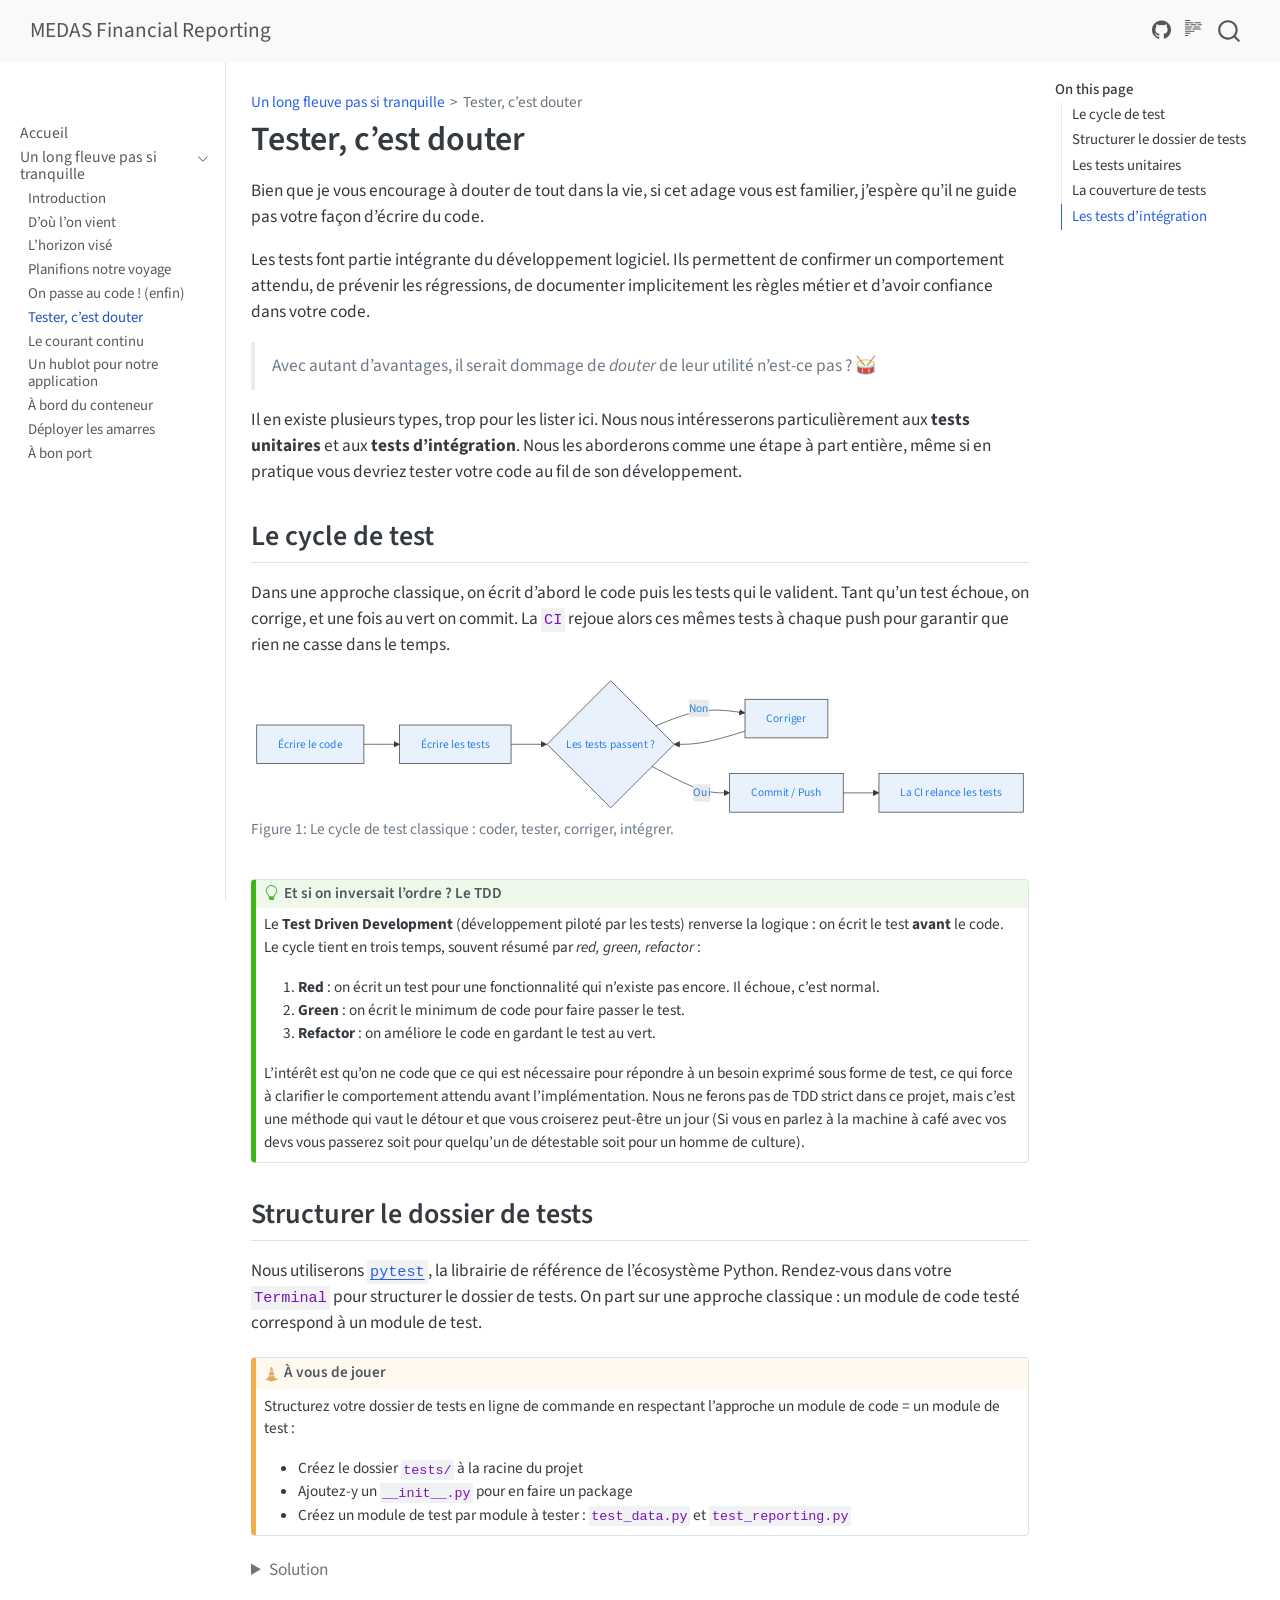
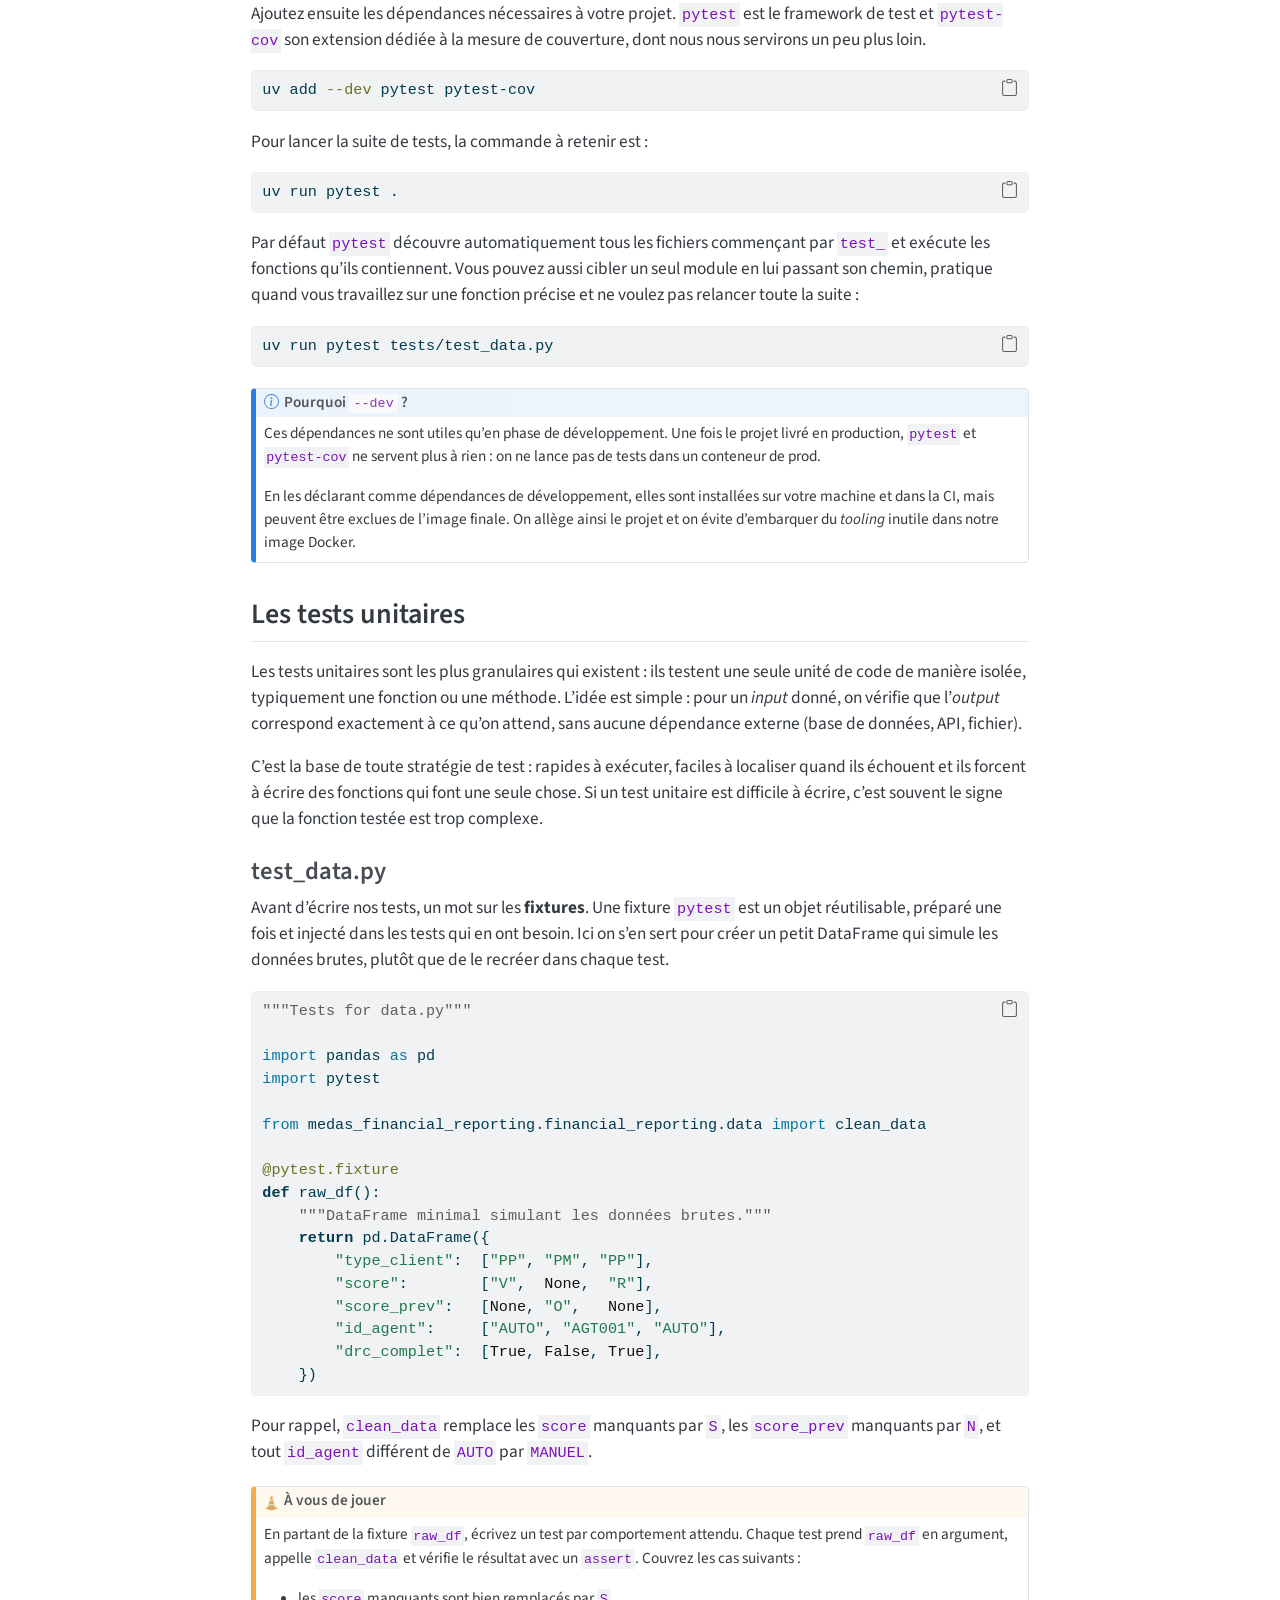
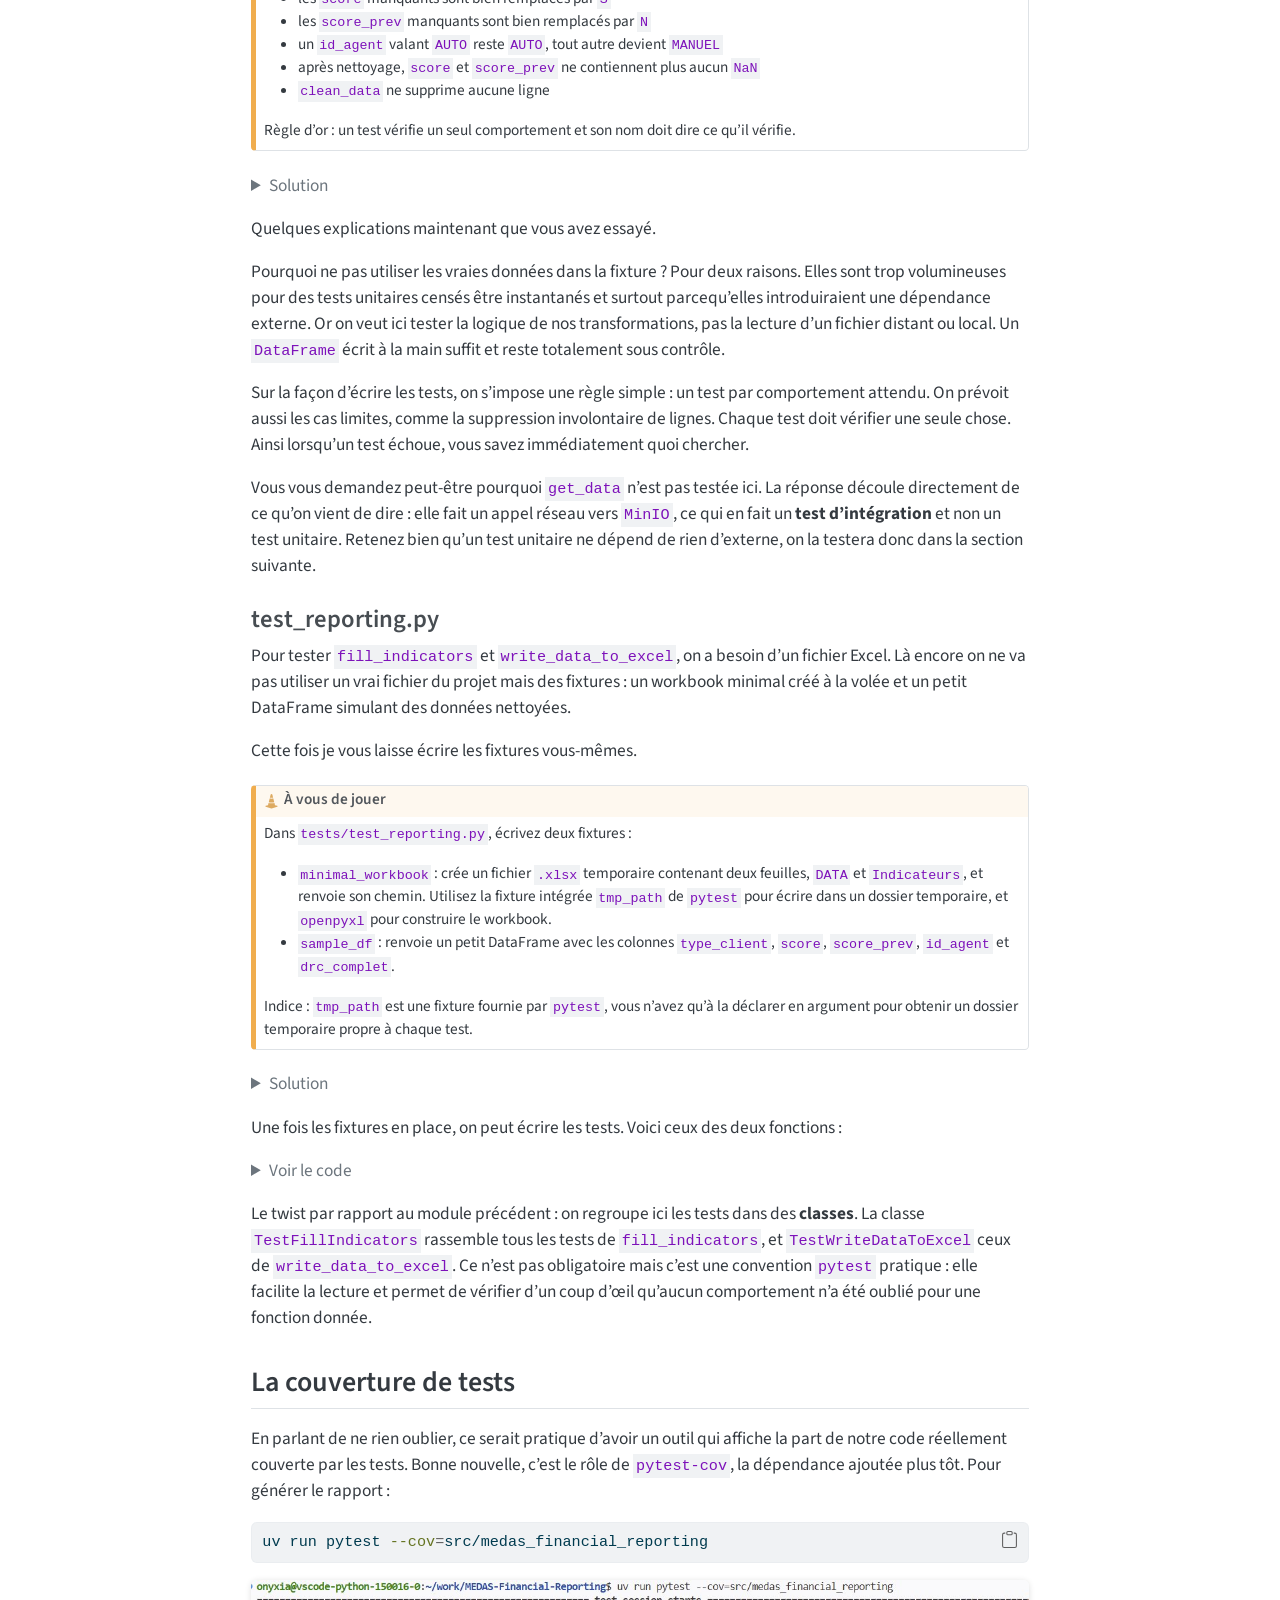
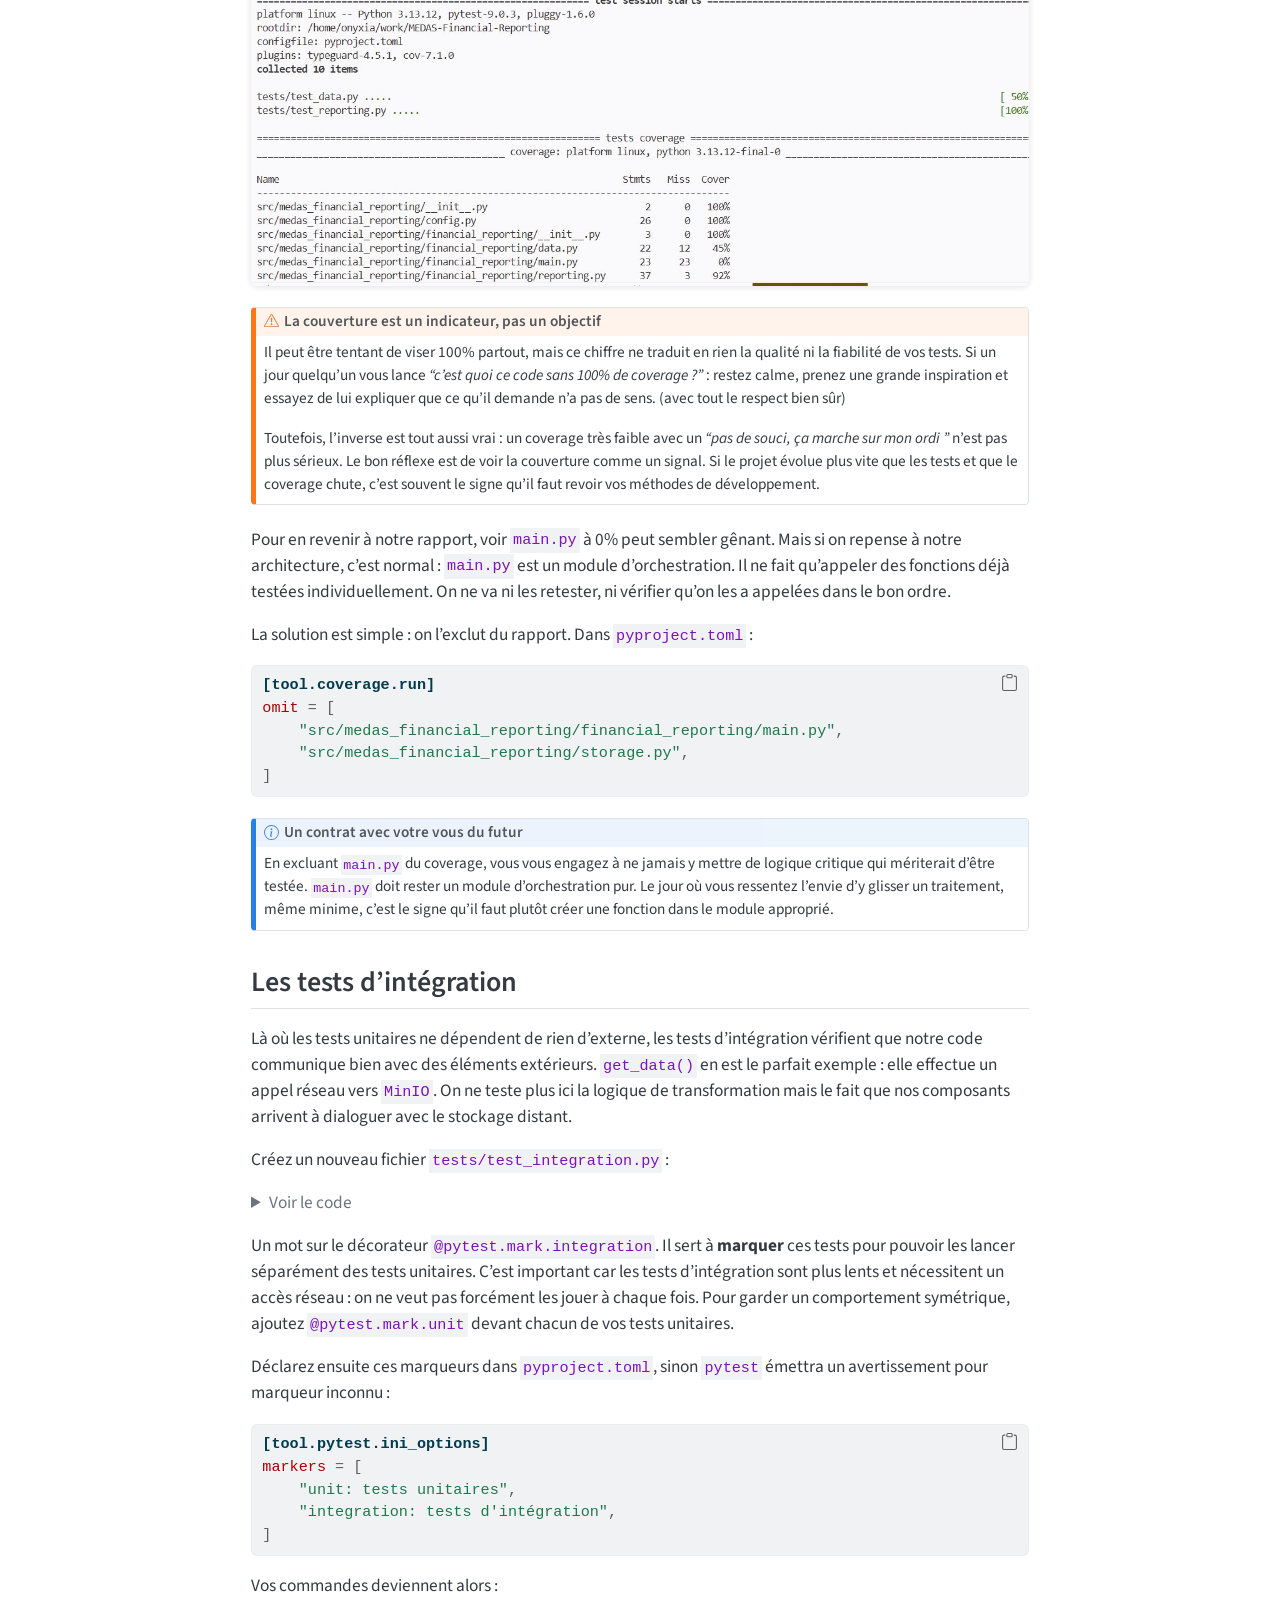
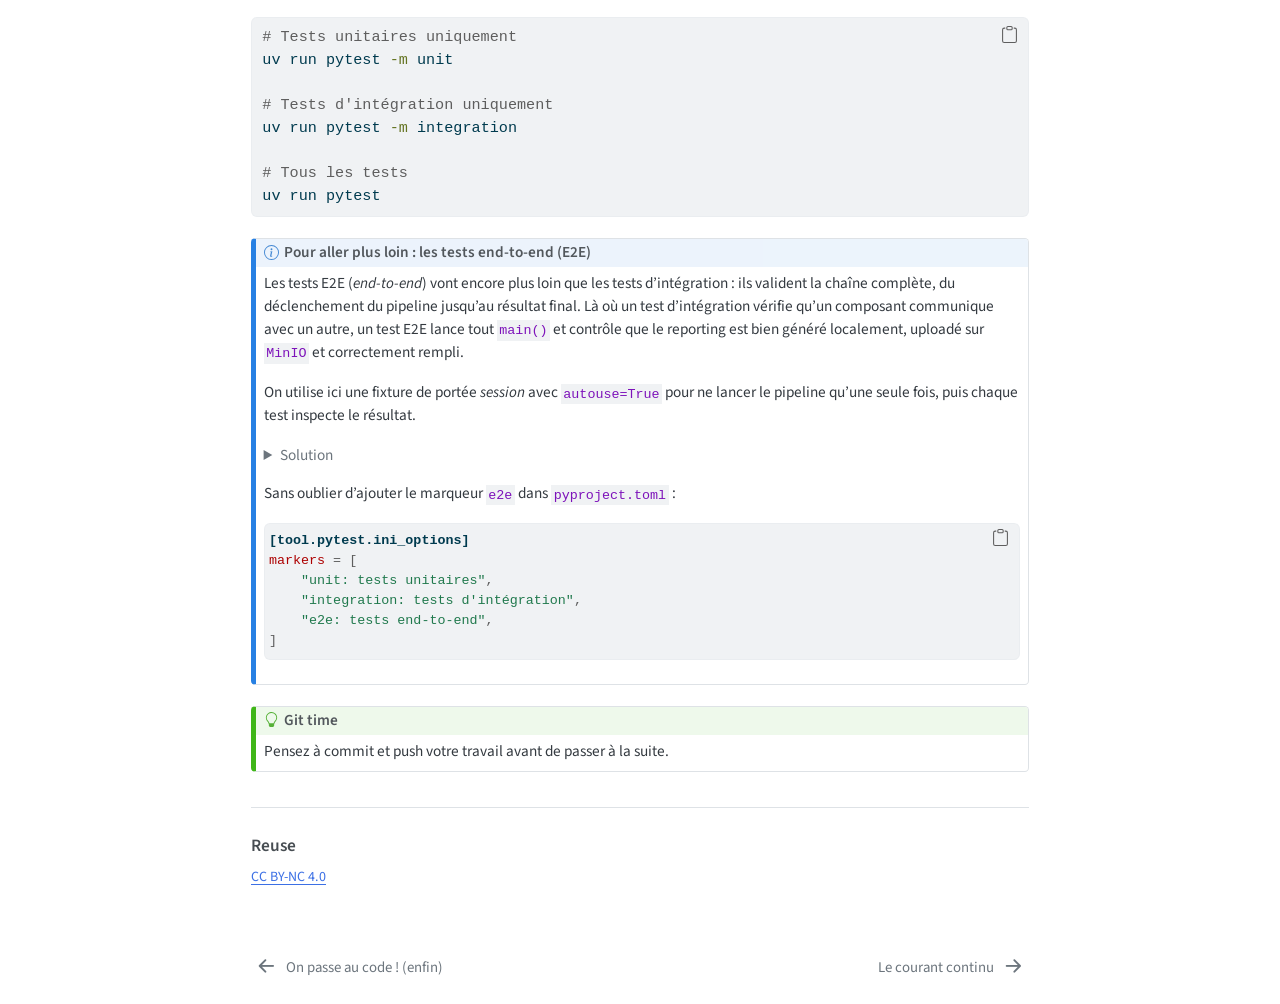
<file: pages/06-tests.html>
<!DOCTYPE html>
<html xmlns="http://www.w3.org/1999/xhtml" lang="en" xml:lang="en"><head>

<meta charset="utf-8">
<meta name="generator" content="quarto-1.10.18">

<meta name="viewport" content="width=device-width, initial-scale=1.0, user-scalable=yes">


<title>Tester, c’est douter – MEDAS Financial Reporting</title>
<style>
/* Default styles provided by pandoc.
** See https://pandoc.org/MANUAL.html#variables-for-html for config info.
*/
span.smallcaps{font-variant: small-caps;}
div.columns{display: flex; gap: 1.5em;}
div.column{flex: auto;}
@media screen {
div.columns{gap: min(4vw, 1.5em);}
div.column{overflow-x: auto;}
}
div.hanging-indent{margin-left: 1.5em; text-indent: -1.5em;}
ul.task-list{list-style: none;}
ul.task-list li input[type="checkbox"] {
  width: 0.8em;
  margin: 0 0.8em 0.2em -1em; /* quarto-specific, see https://github.com/quarto-dev/quarto-cli/issues/4556 */ 
  vertical-align: middle;
}
/* CSS for syntax highlighting */
html { -webkit-text-size-adjust: 100%; }
pre > code.sourceCode { white-space: pre; position: relative; }
pre > code.sourceCode > span { display: inline-block; line-height: 1.25; }
pre > code.sourceCode > span:empty { height: 1.2em; }
.sourceCode { overflow: visible; }
code.sourceCode > span { color: inherit; text-decoration: inherit; }
div.sourceCode { margin: 1em 0; }
pre.sourceCode { margin: 0; }
@media screen {
div.sourceCode { overflow: auto; }
}
@media print {
pre > code.sourceCode { white-space: pre-wrap; }
pre > code.sourceCode > span { text-indent: -5em; padding-left: 5em; }
}
pre.numberSource code
  { counter-reset: source-line 0; }
pre.numberSource code > span
  { position: relative; left: -4em; counter-increment: source-line; }
pre.numberSource code > span > a:first-child::before
  { content: counter(source-line);
    position: relative; left: -1em; text-align: right; vertical-align: baseline;
    border: none; display: inline-block;
    -webkit-touch-callout: none; -webkit-user-select: none;
    -khtml-user-select: none; -moz-user-select: none;
    -ms-user-select: none; user-select: none;
    padding: 0 4px; width: 4em;
  }
pre.numberSource { margin-left: 3em;  padding-left: 4px; }
div.sourceCode
  {   }
@media screen {
pre > code.sourceCode > span > a:first-child::before { text-decoration: underline; }
}
</style>


<script src="../site_libs/quarto-nav/quarto-nav.js"></script>
<script src="../site_libs/quarto-nav/headroom.min.js"></script>
<script src="../site_libs/clipboard/clipboard.min.js"></script>
<script src="../site_libs/quarto-search/autocomplete.umd.js"></script>
<script src="../site_libs/quarto-search/fuse.min.js"></script>
<script src="../site_libs/quarto-search/quarto-search.js"></script>
<meta name="quarto:offset" content="../">
<link href="../pages/07-integration-continue.html" rel="next">
<link href="../pages/05-le-code.html" rel="prev">
<script src="../site_libs/quarto-html/quarto.js" type="module"></script>
<script src="../site_libs/quarto-html/tabsets/tabsets.js" type="module"></script>
<script src="../site_libs/quarto-html/popper.min.js"></script>
<script src="../site_libs/quarto-html/tippy.umd.min.js"></script>
<script src="../site_libs/quarto-html/anchor.min.js"></script>
<link href="../site_libs/quarto-html/tippy.css" rel="stylesheet">
<link href="../site_libs/quarto-html/quarto-syntax-highlighting-64a204ab8560d761af7679ceaba22944.css" rel="stylesheet" id="quarto-text-highlighting-styles">
<script src="../site_libs/bootstrap/bootstrap.min.js"></script>
<link href="../site_libs/bootstrap/bootstrap-icons.css" rel="stylesheet">
<link href="../site_libs/bootstrap/bootstrap-fb5f3b3fb26a177c4af78adf70c87a98.min.css" rel="stylesheet" append-hash="true" id="quarto-bootstrap" data-mode="light">
<script id="quarto-search-options" type="application/json">{
  "location": "navbar",
  "copy-button": false,
  "collapse-after": 3,
  "panel-placement": "end",
  "type": "overlay",
  "limit": 50,
  "keyboard-shortcut": [
    "f",
    "/",
    "s"
  ],
  "show-item-context": false,
  "language": {
    "search-no-results-text": "No results",
    "search-matching-documents-text": "matching documents",
    "search-copy-link-title": "Copy link to search",
    "search-hide-matches-text": "Hide additional matches",
    "search-more-match-text": "more match in this document",
    "search-more-matches-text": "more matches in this document",
    "search-clear-button-title": "Clear",
    "search-text-placeholder": "",
    "search-detached-cancel-button-title": "Cancel",
    "search-submit-button-title": "Submit",
    "search-label": "Search"
  }
}</script>
<style>html{ scroll-behavior: smooth; }</style>
<script src="../site_libs/quarto-diagram/mermaid.min.js"></script>
<script src="../site_libs/quarto-diagram/mermaid-init.js"></script>
<link href="../site_libs/quarto-diagram/mermaid.css" rel="stylesheet">


<link rel="stylesheet" href="../styles.css">
</head>

<body class="nav-sidebar docked nav-fixed quarto-light">

<div id="quarto-search-results"></div>
  <header id="quarto-header" class="headroom fixed-top">
    <nav class="navbar navbar-expand-lg " data-bs-theme="dark">
      <div class="navbar-container container-fluid">
      <div class="navbar-brand-container mx-auto">
    <a class="navbar-brand" href="../index.html">
    <span class="navbar-title">MEDAS Financial Reporting</span>
    </a>
  </div>
            <div id="quarto-search" class="" title="Search"></div>
          <button class="navbar-toggler" type="button" data-bs-toggle="collapse" data-bs-target="#navbarCollapse" aria-controls="navbarCollapse" role="menu" aria-expanded="false" aria-label="Toggle navigation" onclick="if (window.quartoToggleHeadroom) { window.quartoToggleHeadroom(); }">
  <span class="navbar-toggler-icon"></span>
</button>
          <div class="collapse navbar-collapse" id="navbarCollapse">
            <ul class="navbar-nav navbar-nav-scroll ms-auto">
  <li class="nav-item compact">
    <a class="nav-link" href="https://github.com/surybang/MEDAS-Financial-Reporting"> <i class="bi bi-github" role="img" aria-label="GitHub">
</i> 
<span class="menu-text"></span></a>
  </li>  
</ul>
          </div> <!-- /navcollapse -->
            <div class="quarto-navbar-tools">
  <a href="" class="quarto-reader-toggle quarto-navigation-tool px-1" onclick="window.quartoToggleReader(); return false;" title="Toggle reader mode">
  <div class="quarto-reader-toggle-btn">
  <i class="bi"></i>
  </div>
</a>
</div>
      </div> <!-- /container-fluid -->
    </nav>
  <nav class="quarto-secondary-nav">
    <div class="container-fluid d-flex">
      <button type="button" class="quarto-btn-toggle btn" data-bs-toggle="collapse" role="button" data-bs-target=".quarto-sidebar-collapse-item" aria-controls="quarto-sidebar" aria-expanded="false" aria-label="Toggle sidebar navigation" onclick="if (window.quartoToggleHeadroom) { window.quartoToggleHeadroom(); }">
        <i class="bi bi-layout-text-sidebar-reverse"></i>
      </button>
        <nav class="quarto-page-breadcrumbs" aria-label="breadcrumb"><ol class="breadcrumb"><li class="breadcrumb-item"><a href="../pages/01-introduction.html">Un long fleuve pas si tranquille</a></li><li class="breadcrumb-item"><a href="../pages/06-tests.html">Tester, c’est douter</a></li></ol></nav>
        <a class="flex-grow-1" role="navigation" data-bs-toggle="collapse" data-bs-target=".quarto-sidebar-collapse-item" aria-controls="quarto-sidebar" aria-expanded="false" aria-label="Toggle sidebar navigation" onclick="if (window.quartoToggleHeadroom) { window.quartoToggleHeadroom(); }">      
        </a>
      <button type="button" class="btn quarto-search-button" aria-label="Search" onclick="window.quartoOpenSearch();">
        <i class="bi bi-search"></i>
      </button>
    </div>
  </nav>
</header>
<!-- content -->
<div id="quarto-content" class="quarto-container page-columns page-rows-contents page-layout-article page-navbar">
<!-- sidebar -->
  <nav id="quarto-sidebar" class="sidebar collapse collapse-horizontal quarto-sidebar-collapse-item sidebar-navigation docked overflow-auto">
        <div class="mt-2 flex-shrink-0 align-items-center">
        <div class="sidebar-search">
        <div id="quarto-search" class="" title="Search"></div>
        </div>
        </div>
    <div class="sidebar-menu-container"> 
    <ul class="list-unstyled mt-1">
        <li class="sidebar-item">
  <div class="sidebar-item-container"> 
  <a href="../index.html" class="sidebar-item-text sidebar-link">
 <span class="menu-text">Accueil</span></a>
  </div>
</li>
        <li class="sidebar-item sidebar-item-section">
      <div class="sidebar-item-container"> 
            <a class="sidebar-item-text sidebar-link text-start" data-bs-toggle="collapse" data-bs-target="#quarto-sidebar-section-1" role="navigation" aria-expanded="true">
 <span class="menu-text">Un long fleuve pas si tranquille</span></a>
          <a class="sidebar-item-toggle text-start" data-bs-toggle="collapse" data-bs-target="#quarto-sidebar-section-1" role="navigation" aria-expanded="true" aria-label="Toggle section">
            <i class="bi bi-chevron-right ms-2"></i>
          </a> 
      </div>
      <ul id="quarto-sidebar-section-1" class="collapse list-unstyled sidebar-section depth1 show">  
          <li class="sidebar-item">
  <div class="sidebar-item-container"> 
  <a href="../pages/01-introduction.html" class="sidebar-item-text sidebar-link">
 <span class="menu-text">Introduction</span></a>
  </div>
</li>
          <li class="sidebar-item">
  <div class="sidebar-item-container"> 
  <a href="../pages/02-situation-de-depart.html" class="sidebar-item-text sidebar-link">
 <span class="menu-text">D’où l’on vient</span></a>
  </div>
</li>
          <li class="sidebar-item">
  <div class="sidebar-item-container"> 
  <a href="../pages/03-situation-cible.html" class="sidebar-item-text sidebar-link">
 <span class="menu-text">L’horizon visé</span></a>
  </div>
</li>
          <li class="sidebar-item">
  <div class="sidebar-item-container"> 
  <a href="../pages/04-planification.html" class="sidebar-item-text sidebar-link">
 <span class="menu-text">Planifions notre voyage</span></a>
  </div>
</li>
          <li class="sidebar-item">
  <div class="sidebar-item-container"> 
  <a href="../pages/05-le-code.html" class="sidebar-item-text sidebar-link">
 <span class="menu-text">On passe au code ! (enfin)</span></a>
  </div>
</li>
          <li class="sidebar-item">
  <div class="sidebar-item-container"> 
  <a href="../pages/06-tests.html" class="sidebar-item-text sidebar-link active">
 <span class="menu-text">Tester, c’est douter</span></a>
  </div>
</li>
          <li class="sidebar-item">
  <div class="sidebar-item-container"> 
  <a href="../pages/07-integration-continue.html" class="sidebar-item-text sidebar-link">
 <span class="menu-text">Le courant continu</span></a>
  </div>
</li>
          <li class="sidebar-item">
  <div class="sidebar-item-container"> 
  <a href="../pages/08-streamlit.html" class="sidebar-item-text sidebar-link">
 <span class="menu-text">Un hublot pour notre application</span></a>
  </div>
</li>
          <li class="sidebar-item">
  <div class="sidebar-item-container"> 
  <a href="../pages/09-docker.html" class="sidebar-item-text sidebar-link">
 <span class="menu-text">À bord du conteneur</span></a>
  </div>
</li>
          <li class="sidebar-item">
  <div class="sidebar-item-container"> 
  <a href="../pages/10-argocd.html" class="sidebar-item-text sidebar-link">
 <span class="menu-text">Déployer les amarres</span></a>
  </div>
</li>
          <li class="sidebar-item">
  <div class="sidebar-item-container"> 
  <a href="../pages/11-conclusion.html" class="sidebar-item-text sidebar-link">
 <span class="menu-text">À bon port</span></a>
  </div>
</li>
      </ul>
  </li>
    </ul>
    </div>
</nav>
<div id="quarto-sidebar-glass" class="quarto-sidebar-collapse-item" data-bs-toggle="collapse" data-bs-target=".quarto-sidebar-collapse-item"></div>
<!-- margin-sidebar -->
    <div id="quarto-margin-sidebar" class="sidebar margin-sidebar">
        <nav id="TOC" role="doc-toc" class="toc-active">
    <h2 id="toc-title">On this page</h2>
   
  <ul>
  <li><a href="#le-cycle-de-test" id="toc-le-cycle-de-test" class="nav-link active" data-scroll-target="#le-cycle-de-test">Le cycle de test</a></li>
  <li><a href="#structurer-le-dossier-de-tests" id="toc-structurer-le-dossier-de-tests" class="nav-link" data-scroll-target="#structurer-le-dossier-de-tests">Structurer le dossier de tests</a></li>
  <li><a href="#les-tests-unitaires" id="toc-les-tests-unitaires" class="nav-link" data-scroll-target="#les-tests-unitaires">Les tests unitaires</a>
  <ul class="collapse">
  <li><a href="#test_data.py" id="toc-test_data.py" class="nav-link" data-scroll-target="#test_data.py">test_data.py</a></li>
  <li><a href="#test_reporting.py" id="toc-test_reporting.py" class="nav-link" data-scroll-target="#test_reporting.py">test_reporting.py</a></li>
  </ul></li>
  <li><a href="#la-couverture-de-tests" id="toc-la-couverture-de-tests" class="nav-link" data-scroll-target="#la-couverture-de-tests">La couverture de tests</a></li>
  <li><a href="#les-tests-dintégration" id="toc-les-tests-dintégration" class="nav-link" data-scroll-target="#les-tests-dintégration">Les tests d’intégration</a></li>
  </ul>
</nav>
    </div>
<!-- main -->
<main class="content" id="quarto-document-content">

<header id="title-block-header" class="quarto-title-block default"><nav class="quarto-page-breadcrumbs quarto-title-breadcrumbs d-none d-lg-block" aria-label="breadcrumb"><ol class="breadcrumb"><li class="breadcrumb-item"><a href="../pages/01-introduction.html">Un long fleuve pas si tranquille</a></li><li class="breadcrumb-item"><a href="../pages/06-tests.html">Tester, c’est douter</a></li></ol></nav>
<div class="quarto-title">
<h1 class="title">Tester, c’est douter</h1>
</div>



<div class="quarto-title-meta">

    
  
    
  </div>
  


</header>


<p>Bien que je vous encourage à douter de tout dans la vie, si cet adage vous est familier, j’espère qu’il ne guide pas votre façon d’écrire du code.</p>
<p>Les tests font partie intégrante du développement logiciel. Ils permettent de confirmer un comportement attendu, de prévenir les régressions, de documenter implicitement les règles métier et d’avoir confiance dans votre code.</p>
<blockquote class="blockquote">
<p>Avec autant d’avantages, il serait dommage de <em>douter</em> de leur utilité n’est-ce pas ? 🥁</p>
</blockquote>
<p>Il en existe plusieurs types, trop pour les lister ici. Nous nous intéresserons particulièrement aux <strong>tests unitaires</strong> et aux <strong>tests d’intégration</strong>. Nous les aborderons comme une étape à part entière, même si en pratique vous devriez tester votre code au fil de son développement.</p>
<section id="le-cycle-de-test" class="level2">
<h2 class="anchored" data-anchor-id="le-cycle-de-test">Le cycle de test</h2>
<p>Dans une approche classique, on écrit d’abord le code puis les tests qui le valident. Tant qu’un test échoue, on corrige, et une fois au vert on commit. La <code>CI</code> rejoue alors ces mêmes tests à chaque push pour garantir que rien ne casse dans le temps.</p>
<div class="cell" data-layout-align="default">
<div class="cell-output-display">
<div id="fig-cycle-test" class="quarto-float quarto-figure quarto-figure-center anchored">
<figure class="quarto-float quarto-float-fig figure">
<div aria-describedby="fig-cycle-test-caption-0ceaefa1-69ba-4598-a22c-09a6ac19f8ca">
<div>
<pre class="mermaid mermaid-js" data-label="fig-cycle-test">flowchart LR
    A[Écrire le code] --&gt; B[Écrire les tests]
    B --&gt; C{Les tests passent ?}
    C --&gt;|Non| D[Corriger]
    D --&gt; C
    C --&gt;|Oui| E[Commit / Push]
    E --&gt; F[La CI relance les tests]
</pre>
</div>
</div>
<figcaption class="quarto-float-caption-bottom quarto-float-caption quarto-float-fig" id="fig-cycle-test-caption-0ceaefa1-69ba-4598-a22c-09a6ac19f8ca">
Figure&nbsp;1: Le cycle de test classique : coder, tester, corriger, intégrer.
</figcaption>
</figure>
</div>
</div>
</div>
<div class="callout callout-style-default callout-tip callout-titled">
<div class="callout-header d-flex align-content-center">
<div class="callout-icon-container">
<i class="callout-icon"></i>
</div>
<div class="callout-title-container flex-fill">
<span class="screen-reader-only">Tip</span>Et si on inversait l’ordre ? Le TDD
</div>
</div>
<div class="callout-body-container callout-body">
<p>Le <strong>Test Driven Development</strong> (développement piloté par les tests) renverse la logique : on écrit le test <strong>avant</strong> le code. Le cycle tient en trois temps, souvent résumé par <em>red, green, refactor</em> :</p>
<ol type="1">
<li><strong>Red</strong> : on écrit un test pour une fonctionnalité qui n’existe pas encore. Il échoue, c’est normal.</li>
<li><strong>Green</strong> : on écrit le minimum de code pour faire passer le test.</li>
<li><strong>Refactor</strong> : on améliore le code en gardant le test au vert.</li>
</ol>
<p>L’intérêt est qu’on ne code que ce qui est nécessaire pour répondre à un besoin exprimé sous forme de test, ce qui force à clarifier le comportement attendu avant l’implémentation. Nous ne ferons pas de TDD strict dans ce projet, mais c’est une méthode qui vaut le détour et que vous croiserez peut-être un jour (Si vous en parlez à la machine à café avec vos devs vous passerez soit pour quelqu’un de détestable soit pour un homme de culture).</p>
</div>
</div>
</section>
<section id="structurer-le-dossier-de-tests" class="level2">
<h2 class="anchored" data-anchor-id="structurer-le-dossier-de-tests">Structurer le dossier de tests</h2>
<p>Nous utiliserons <a href="https://docs.pytest.org/"><code>pytest</code></a>, la librairie de référence de l’écosystème Python. Rendez-vous dans votre <code>Terminal</code> pour structurer le dossier de tests. On part sur une approche classique : un module de code testé correspond à un module de test.</p>
<div class="callout callout-style-default callout-caution callout-titled">
<div class="callout-header d-flex align-content-center">
<div class="callout-icon-container">
<i class="callout-icon"></i>
</div>
<div class="callout-title-container flex-fill">
<span class="screen-reader-only">Caution</span>À vous de jouer
</div>
</div>
<div class="callout-body-container callout-body">
<p>Structurez votre dossier de tests en ligne de commande en respectant l’approche un module de code = un module de test :</p>
<ul>
<li>Créez le dossier <code>tests/</code> à la racine du projet</li>
<li>Ajoutez-y un <code>__init__.py</code> pour en faire un package</li>
<li>Créez un module de test par module à tester : <code>test_data.py</code> et <code>test_reporting.py</code></li>
</ul>
</div>
</div>
<details>
<summary>
Solution
</summary>
<div class="code-copy-outer-scaffold"><div class="sourceCode" id="cb1"><pre class="sourceCode bash code-with-copy"><code class="sourceCode bash"><span id="cb1-1"><a href="#cb1-1" aria-hidden="true" tabindex="-1"></a><span class="fu">mkdir</span> tests</span>
<span id="cb1-2"><a href="#cb1-2" aria-hidden="true" tabindex="-1"></a><span class="fu">touch</span> tests/__init__.py</span>
<span id="cb1-3"><a href="#cb1-3" aria-hidden="true" tabindex="-1"></a><span class="fu">touch</span> tests/test_data.py </span>
<span id="cb1-4"><a href="#cb1-4" aria-hidden="true" tabindex="-1"></a><span class="fu">touch</span> tests/test_reporting.py</span></code></pre></div><button title="Copy to Clipboard" class="code-copy-button"><i class="bi"></i></button></div>
</details>
<p>Ajoutez ensuite les dépendances nécessaires à votre projet. <code>pytest</code> est le framework de test et <code>pytest-cov</code> son extension dédiée à la mesure de couverture, dont nous nous servirons un peu plus loin.</p>
<div class="code-copy-outer-scaffold"><div class="sourceCode" id="cb2"><pre class="sourceCode bash code-with-copy"><code class="sourceCode bash"><span id="cb2-1"><a href="#cb2-1" aria-hidden="true" tabindex="-1"></a><span class="ex">uv</span> add <span class="at">--dev</span> pytest pytest-cov</span></code></pre></div><button title="Copy to Clipboard" class="code-copy-button"><i class="bi"></i></button></div>
<p>Pour lancer la suite de tests, la commande à retenir est :</p>
<div class="code-copy-outer-scaffold"><div class="sourceCode" id="cb3"><pre class="sourceCode bash code-with-copy"><code class="sourceCode bash"><span id="cb3-1"><a href="#cb3-1" aria-hidden="true" tabindex="-1"></a><span class="ex">uv</span> run pytest .</span></code></pre></div><button title="Copy to Clipboard" class="code-copy-button"><i class="bi"></i></button></div>
<p>Par défaut <code>pytest</code> découvre automatiquement tous les fichiers commençant par <code>test_</code> et exécute les fonctions qu’ils contiennent. Vous pouvez aussi cibler un seul module en lui passant son chemin, pratique quand vous travaillez sur une fonction précise et ne voulez pas relancer toute la suite :</p>
<div class="code-copy-outer-scaffold"><div class="sourceCode" id="cb4"><pre class="sourceCode bash code-with-copy"><code class="sourceCode bash"><span id="cb4-1"><a href="#cb4-1" aria-hidden="true" tabindex="-1"></a><span class="ex">uv</span> run pytest tests/test_data.py</span></code></pre></div><button title="Copy to Clipboard" class="code-copy-button"><i class="bi"></i></button></div>
<div class="callout callout-style-default callout-note callout-titled">
<div class="callout-header d-flex align-content-center">
<div class="callout-icon-container">
<i class="callout-icon"></i>
</div>
<div class="callout-title-container flex-fill">
<span class="screen-reader-only">Note</span>Pourquoi <code>--dev</code> ?
</div>
</div>
<div class="callout-body-container callout-body">
<p>Ces dépendances ne sont utiles qu’en phase de développement. Une fois le projet livré en production, <code>pytest</code> et <code>pytest-cov</code> ne servent plus à rien : on ne lance pas de tests dans un conteneur de prod.</p>
<p>En les déclarant comme dépendances de développement, elles sont installées sur votre machine et dans la CI, mais peuvent être exclues de l’image finale. On allège ainsi le projet et on évite d’embarquer du <em>tooling</em> inutile dans notre image Docker.</p>
</div>
</div>
</section>
<section id="les-tests-unitaires" class="level2">
<h2 class="anchored" data-anchor-id="les-tests-unitaires">Les tests unitaires</h2>
<p>Les tests unitaires sont les plus granulaires qui existent : ils testent une seule unité de code de manière isolée, typiquement une fonction ou une méthode. L’idée est simple : pour un <em>input</em> donné, on vérifie que l’<em>output</em> correspond exactement à ce qu’on attend, sans aucune dépendance externe (base de données, API, fichier).</p>
<p>C’est la base de toute stratégie de test : rapides à exécuter, faciles à localiser quand ils échouent et ils forcent à écrire des fonctions qui font une seule chose. Si un test unitaire est difficile à écrire, c’est souvent le signe que la fonction testée est trop complexe.</p>
<section id="test_data.py" class="level3">
<h3 class="anchored" data-anchor-id="test_data.py">test_data.py</h3>
<p>Avant d’écrire nos tests, un mot sur les <strong>fixtures</strong>. Une fixture <code>pytest</code> est un objet réutilisable, préparé une fois et injecté dans les tests qui en ont besoin. Ici on s’en sert pour créer un petit DataFrame qui simule les données brutes, plutôt que de le recréer dans chaque test.</p>
<div class="code-copy-outer-scaffold"><div class="sourceCode" id="cb5"><pre class="sourceCode python code-with-copy"><code class="sourceCode python"><span id="cb5-1"><a href="#cb5-1" aria-hidden="true" tabindex="-1"></a><span class="co">"""Tests for data.py"""</span></span>
<span id="cb5-2"><a href="#cb5-2" aria-hidden="true" tabindex="-1"></a></span>
<span id="cb5-3"><a href="#cb5-3" aria-hidden="true" tabindex="-1"></a><span class="im">import</span> pandas <span class="im">as</span> pd</span>
<span id="cb5-4"><a href="#cb5-4" aria-hidden="true" tabindex="-1"></a><span class="im">import</span> pytest</span>
<span id="cb5-5"><a href="#cb5-5" aria-hidden="true" tabindex="-1"></a></span>
<span id="cb5-6"><a href="#cb5-6" aria-hidden="true" tabindex="-1"></a><span class="im">from</span> medas_financial_reporting.financial_reporting.data <span class="im">import</span> clean_data</span>
<span id="cb5-7"><a href="#cb5-7" aria-hidden="true" tabindex="-1"></a></span>
<span id="cb5-8"><a href="#cb5-8" aria-hidden="true" tabindex="-1"></a><span class="at">@pytest.fixture</span></span>
<span id="cb5-9"><a href="#cb5-9" aria-hidden="true" tabindex="-1"></a><span class="kw">def</span> raw_df():</span>
<span id="cb5-10"><a href="#cb5-10" aria-hidden="true" tabindex="-1"></a>    <span class="co">"""DataFrame minimal simulant les données brutes."""</span></span>
<span id="cb5-11"><a href="#cb5-11" aria-hidden="true" tabindex="-1"></a>    <span class="cf">return</span> pd.DataFrame({</span>
<span id="cb5-12"><a href="#cb5-12" aria-hidden="true" tabindex="-1"></a>        <span class="st">"type_client"</span>:  [<span class="st">"PP"</span>, <span class="st">"PM"</span>, <span class="st">"PP"</span>],</span>
<span id="cb5-13"><a href="#cb5-13" aria-hidden="true" tabindex="-1"></a>        <span class="st">"score"</span>:        [<span class="st">"V"</span>,  <span class="va">None</span>,  <span class="st">"R"</span>],</span>
<span id="cb5-14"><a href="#cb5-14" aria-hidden="true" tabindex="-1"></a>        <span class="st">"score_prev"</span>:   [<span class="va">None</span>, <span class="st">"O"</span>,   <span class="va">None</span>],</span>
<span id="cb5-15"><a href="#cb5-15" aria-hidden="true" tabindex="-1"></a>        <span class="st">"id_agent"</span>:     [<span class="st">"AUTO"</span>, <span class="st">"AGT001"</span>, <span class="st">"AUTO"</span>],</span>
<span id="cb5-16"><a href="#cb5-16" aria-hidden="true" tabindex="-1"></a>        <span class="st">"drc_complet"</span>:  [<span class="va">True</span>, <span class="va">False</span>, <span class="va">True</span>],</span>
<span id="cb5-17"><a href="#cb5-17" aria-hidden="true" tabindex="-1"></a>    })</span></code></pre></div><button title="Copy to Clipboard" class="code-copy-button"><i class="bi"></i></button></div>
<p>Pour rappel, <code>clean_data</code> remplace les <code>score</code> manquants par <code>S</code>, les <code>score_prev</code> manquants par <code>N</code>, et tout <code>id_agent</code> différent de <code>AUTO</code> par <code>MANUEL</code>.</p>
<div class="callout callout-style-default callout-caution callout-titled">
<div class="callout-header d-flex align-content-center">
<div class="callout-icon-container">
<i class="callout-icon"></i>
</div>
<div class="callout-title-container flex-fill">
<span class="screen-reader-only">Caution</span>À vous de jouer
</div>
</div>
<div class="callout-body-container callout-body">
<p>En partant de la fixture <code>raw_df</code>, écrivez un test par comportement attendu. Chaque test prend <code>raw_df</code> en argument, appelle <code>clean_data</code> et vérifie le résultat avec un <code>assert</code>. Couvrez les cas suivants :</p>
<ul>
<li>les <code>score</code> manquants sont bien remplacés par <code>S</code></li>
<li>les <code>score_prev</code> manquants sont bien remplacés par <code>N</code></li>
<li>un <code>id_agent</code> valant <code>AUTO</code> reste <code>AUTO</code>, tout autre devient <code>MANUEL</code></li>
<li>après nettoyage, <code>score</code> et <code>score_prev</code> ne contiennent plus aucun <code>NaN</code></li>
<li><code>clean_data</code> ne supprime aucune ligne</li>
</ul>
<p>Règle d’or : un test vérifie un seul comportement et son nom doit dire ce qu’il vérifie.</p>
</div>
</div>
<details>
<summary>
Solution
</summary>
<div class="code-copy-outer-scaffold"><div class="sourceCode" id="cb6"><pre class="sourceCode python code-with-copy"><code class="sourceCode python"><span id="cb6-1"><a href="#cb6-1" aria-hidden="true" tabindex="-1"></a><span class="kw">def</span> test_clean_data_fills_score(raw_df):</span>
<span id="cb6-2"><a href="#cb6-2" aria-hidden="true" tabindex="-1"></a>    <span class="co">"""Les NaN de score sont remplacés par S."""</span></span>
<span id="cb6-3"><a href="#cb6-3" aria-hidden="true" tabindex="-1"></a>    result <span class="op">=</span> clean_data(raw_df)</span>
<span id="cb6-4"><a href="#cb6-4" aria-hidden="true" tabindex="-1"></a>    <span class="cf">assert</span> result[<span class="st">"score"</span>].iloc[<span class="dv">1</span>] <span class="op">==</span> <span class="st">"S"</span></span>
<span id="cb6-5"><a href="#cb6-5" aria-hidden="true" tabindex="-1"></a></span>
<span id="cb6-6"><a href="#cb6-6" aria-hidden="true" tabindex="-1"></a><span class="kw">def</span> test_clean_data_fills_score_prev(raw_df):</span>
<span id="cb6-7"><a href="#cb6-7" aria-hidden="true" tabindex="-1"></a>    <span class="co">"""Les NaN de score_prev sont remplacés par N."""</span></span>
<span id="cb6-8"><a href="#cb6-8" aria-hidden="true" tabindex="-1"></a>    result <span class="op">=</span> clean_data(raw_df)</span>
<span id="cb6-9"><a href="#cb6-9" aria-hidden="true" tabindex="-1"></a>    <span class="cf">assert</span> result[<span class="st">"score_prev"</span>].iloc[<span class="dv">0</span>] <span class="op">==</span> <span class="st">"N"</span></span>
<span id="cb6-10"><a href="#cb6-10" aria-hidden="true" tabindex="-1"></a>    <span class="cf">assert</span> result[<span class="st">"score_prev"</span>].iloc[<span class="dv">2</span>] <span class="op">==</span> <span class="st">"N"</span></span>
<span id="cb6-11"><a href="#cb6-11" aria-hidden="true" tabindex="-1"></a></span>
<span id="cb6-12"><a href="#cb6-12" aria-hidden="true" tabindex="-1"></a><span class="kw">def</span> test_clean_data_id_agent(raw_df):</span>
<span id="cb6-13"><a href="#cb6-13" aria-hidden="true" tabindex="-1"></a>    <span class="co">"""Les agents non AUTO sont remplacés par MANUEL."""</span></span>
<span id="cb6-14"><a href="#cb6-14" aria-hidden="true" tabindex="-1"></a>    result <span class="op">=</span> clean_data(raw_df)</span>
<span id="cb6-15"><a href="#cb6-15" aria-hidden="true" tabindex="-1"></a>    <span class="cf">assert</span> result[<span class="st">"id_agent"</span>].iloc[<span class="dv">0</span>] <span class="op">==</span> <span class="st">"AUTO"</span></span>
<span id="cb6-16"><a href="#cb6-16" aria-hidden="true" tabindex="-1"></a>    <span class="cf">assert</span> result[<span class="st">"id_agent"</span>].iloc[<span class="dv">1</span>] <span class="op">==</span> <span class="st">"MANUEL"</span></span>
<span id="cb6-17"><a href="#cb6-17" aria-hidden="true" tabindex="-1"></a></span>
<span id="cb6-18"><a href="#cb6-18" aria-hidden="true" tabindex="-1"></a><span class="kw">def</span> test_clean_data_no_nulls(raw_df):</span>
<span id="cb6-19"><a href="#cb6-19" aria-hidden="true" tabindex="-1"></a>    <span class="co">"""Après nettoyage, score et score_prev ne contiennent plus de NaN."""</span></span>
<span id="cb6-20"><a href="#cb6-20" aria-hidden="true" tabindex="-1"></a>    result <span class="op">=</span> clean_data(raw_df)</span>
<span id="cb6-21"><a href="#cb6-21" aria-hidden="true" tabindex="-1"></a>    <span class="cf">assert</span> result[<span class="st">"score"</span>].isna().<span class="bu">sum</span>() <span class="op">==</span> <span class="dv">0</span></span>
<span id="cb6-22"><a href="#cb6-22" aria-hidden="true" tabindex="-1"></a>    <span class="cf">assert</span> result[<span class="st">"score_prev"</span>].isna().<span class="bu">sum</span>() <span class="op">==</span> <span class="dv">0</span></span>
<span id="cb6-23"><a href="#cb6-23" aria-hidden="true" tabindex="-1"></a></span>
<span id="cb6-24"><a href="#cb6-24" aria-hidden="true" tabindex="-1"></a><span class="kw">def</span> test_clean_data_preserves_rows(raw_df):</span>
<span id="cb6-25"><a href="#cb6-25" aria-hidden="true" tabindex="-1"></a>    <span class="co">"""clean_data ne supprime pas de lignes."""</span></span>
<span id="cb6-26"><a href="#cb6-26" aria-hidden="true" tabindex="-1"></a>    result <span class="op">=</span> clean_data(raw_df)</span>
<span id="cb6-27"><a href="#cb6-27" aria-hidden="true" tabindex="-1"></a>    <span class="cf">assert</span> <span class="bu">len</span>(result) <span class="op">==</span> <span class="bu">len</span>(raw_df)</span></code></pre></div><button title="Copy to Clipboard" class="code-copy-button"><i class="bi"></i></button></div>
</details>
<p>Quelques explications maintenant que vous avez essayé.</p>
<p>Pourquoi ne pas utiliser les vraies données dans la fixture ? Pour deux raisons. Elles sont trop volumineuses pour des tests unitaires censés être instantanés et surtout parcequ’elles introduiraient une dépendance externe. Or on veut ici tester la logique de nos transformations, pas la lecture d’un fichier distant ou local. Un <code>DataFrame</code> écrit à la main suffit et reste totalement sous contrôle.</p>
<p>Sur la façon d’écrire les tests, on s’impose une règle simple : un test par comportement attendu. On prévoit aussi les cas limites, comme la suppression involontaire de lignes. Chaque test doit vérifier une seule chose. Ainsi lorsqu’un test échoue, vous savez immédiatement quoi chercher.</p>
<p>Vous vous demandez peut-être pourquoi <code>get_data</code> n’est pas testée ici. La réponse découle directement de ce qu’on vient de dire : elle fait un appel réseau vers <code>MinIO</code>, ce qui en fait un <strong>test d’intégration</strong> et non un test unitaire. Retenez bien qu’un test unitaire ne dépend de rien d’externe, on la testera donc dans la section suivante.</p>
</section>
<section id="test_reporting.py" class="level3">
<h3 class="anchored" data-anchor-id="test_reporting.py">test_reporting.py</h3>
<p>Pour tester <code>fill_indicators</code> et <code>write_data_to_excel</code>, on a besoin d’un fichier Excel. Là encore on ne va pas utiliser un vrai fichier du projet mais des fixtures : un workbook minimal créé à la volée et un petit DataFrame simulant des données nettoyées.</p>
<p>Cette fois je vous laisse écrire les fixtures vous-mêmes.</p>
<div class="callout callout-style-default callout-caution callout-titled">
<div class="callout-header d-flex align-content-center">
<div class="callout-icon-container">
<i class="callout-icon"></i>
</div>
<div class="callout-title-container flex-fill">
<span class="screen-reader-only">Caution</span>À vous de jouer
</div>
</div>
<div class="callout-body-container callout-body">
<p>Dans <code>tests/test_reporting.py</code>, écrivez deux fixtures :</p>
<ul>
<li><code>minimal_workbook</code> : crée un fichier <code>.xlsx</code> temporaire contenant deux feuilles, <code>DATA</code> et <code>Indicateurs</code>, et renvoie son chemin. Utilisez la fixture intégrée <code>tmp_path</code> de <code>pytest</code> pour écrire dans un dossier temporaire, et <code>openpyxl</code> pour construire le workbook.</li>
<li><code>sample_df</code> : renvoie un petit DataFrame avec les colonnes <code>type_client</code>, <code>score</code>, <code>score_prev</code>, <code>id_agent</code> et <code>drc_complet</code>.</li>
</ul>
<p>Indice : <code>tmp_path</code> est une fixture fournie par <code>pytest</code>, vous n’avez qu’à la déclarer en argument pour obtenir un dossier temporaire propre à chaque test.</p>
</div>
</div>
<details>
<summary>
Solution
</summary>
<div class="code-copy-outer-scaffold"><div class="sourceCode" id="cb7"><pre class="sourceCode python code-with-copy"><code class="sourceCode python"><span id="cb7-1"><a href="#cb7-1" aria-hidden="true" tabindex="-1"></a><span class="co">"""Tests for reporting.py"""</span></span>
<span id="cb7-2"><a href="#cb7-2" aria-hidden="true" tabindex="-1"></a></span>
<span id="cb7-3"><a href="#cb7-3" aria-hidden="true" tabindex="-1"></a><span class="im">import</span> pandas <span class="im">as</span> pd</span>
<span id="cb7-4"><a href="#cb7-4" aria-hidden="true" tabindex="-1"></a><span class="im">import</span> pytest</span>
<span id="cb7-5"><a href="#cb7-5" aria-hidden="true" tabindex="-1"></a><span class="im">from</span> openpyxl <span class="im">import</span> Workbook, load_workbook</span>
<span id="cb7-6"><a href="#cb7-6" aria-hidden="true" tabindex="-1"></a></span>
<span id="cb7-7"><a href="#cb7-7" aria-hidden="true" tabindex="-1"></a><span class="im">from</span> medas_financial_reporting.financial_reporting.reporting <span class="im">import</span> (</span>
<span id="cb7-8"><a href="#cb7-8" aria-hidden="true" tabindex="-1"></a>    fill_indicators,</span>
<span id="cb7-9"><a href="#cb7-9" aria-hidden="true" tabindex="-1"></a>    write_data_to_excel,</span>
<span id="cb7-10"><a href="#cb7-10" aria-hidden="true" tabindex="-1"></a>)</span>
<span id="cb7-11"><a href="#cb7-11" aria-hidden="true" tabindex="-1"></a></span>
<span id="cb7-12"><a href="#cb7-12" aria-hidden="true" tabindex="-1"></a><span class="at">@pytest.fixture</span></span>
<span id="cb7-13"><a href="#cb7-13" aria-hidden="true" tabindex="-1"></a><span class="kw">def</span> minimal_workbook(tmp_path):</span>
<span id="cb7-14"><a href="#cb7-14" aria-hidden="true" tabindex="-1"></a>    <span class="co">"""Workbook minimal avec les feuilles DATA et Indicateurs."""</span></span>
<span id="cb7-15"><a href="#cb7-15" aria-hidden="true" tabindex="-1"></a>    path <span class="op">=</span> tmp_path <span class="op">/</span> <span class="st">"test_reporting.xlsx"</span></span>
<span id="cb7-16"><a href="#cb7-16" aria-hidden="true" tabindex="-1"></a>    wb <span class="op">=</span> Workbook()</span>
<span id="cb7-17"><a href="#cb7-17" aria-hidden="true" tabindex="-1"></a>    wb.active.title <span class="op">=</span> <span class="st">"DATA"</span></span>
<span id="cb7-18"><a href="#cb7-18" aria-hidden="true" tabindex="-1"></a>    wb.create_sheet(<span class="st">"Indicateurs"</span>)</span>
<span id="cb7-19"><a href="#cb7-19" aria-hidden="true" tabindex="-1"></a>    wb.save(path)</span>
<span id="cb7-20"><a href="#cb7-20" aria-hidden="true" tabindex="-1"></a>    wb.close()</span>
<span id="cb7-21"><a href="#cb7-21" aria-hidden="true" tabindex="-1"></a>    <span class="cf">return</span> path</span>
<span id="cb7-22"><a href="#cb7-22" aria-hidden="true" tabindex="-1"></a></span>
<span id="cb7-23"><a href="#cb7-23" aria-hidden="true" tabindex="-1"></a><span class="at">@pytest.fixture</span></span>
<span id="cb7-24"><a href="#cb7-24" aria-hidden="true" tabindex="-1"></a><span class="kw">def</span> sample_df():</span>
<span id="cb7-25"><a href="#cb7-25" aria-hidden="true" tabindex="-1"></a>    <span class="co">"""DataFrame minimal simulant les données nettoyées."""</span></span>
<span id="cb7-26"><a href="#cb7-26" aria-hidden="true" tabindex="-1"></a>    <span class="cf">return</span> pd.DataFrame({</span>
<span id="cb7-27"><a href="#cb7-27" aria-hidden="true" tabindex="-1"></a>        <span class="st">"type_client"</span>: [<span class="st">"PP"</span>, <span class="st">"PM"</span>],</span>
<span id="cb7-28"><a href="#cb7-28" aria-hidden="true" tabindex="-1"></a>        <span class="st">"score"</span>:       [<span class="st">"V"</span>,  <span class="st">"S"</span>],</span>
<span id="cb7-29"><a href="#cb7-29" aria-hidden="true" tabindex="-1"></a>        <span class="st">"score_prev"</span>:  [<span class="st">"N"</span>,  <span class="st">"O"</span>],</span>
<span id="cb7-30"><a href="#cb7-30" aria-hidden="true" tabindex="-1"></a>        <span class="st">"id_agent"</span>:    [<span class="st">"AUTO"</span>, <span class="st">"MANUEL"</span>],</span>
<span id="cb7-31"><a href="#cb7-31" aria-hidden="true" tabindex="-1"></a>        <span class="st">"drc_complet"</span>: [<span class="va">True</span>, <span class="va">False</span>],</span>
<span id="cb7-32"><a href="#cb7-32" aria-hidden="true" tabindex="-1"></a>    })</span></code></pre></div><button title="Copy to Clipboard" class="code-copy-button"><i class="bi"></i></button></div>
</details>
<p>Une fois les fixtures en place, on peut écrire les tests. Voici ceux des deux fonctions :</p>
<details>
<summary>
Voir le code
</summary>
<div class="code-copy-outer-scaffold"><div class="sourceCode" id="cb8"><pre class="sourceCode python code-with-copy"><code class="sourceCode python"><span id="cb8-1"><a href="#cb8-1" aria-hidden="true" tabindex="-1"></a><span class="kw">class</span> TestFillIndicators:</span>
<span id="cb8-2"><a href="#cb8-2" aria-hidden="true" tabindex="-1"></a></span>
<span id="cb8-3"><a href="#cb8-3" aria-hidden="true" tabindex="-1"></a>    <span class="kw">def</span> test_countif_formula(<span class="va">self</span>, minimal_workbook):</span>
<span id="cb8-4"><a href="#cb8-4" aria-hidden="true" tabindex="-1"></a>        fill_indicators(input_path<span class="op">=</span>minimal_workbook, output_path<span class="op">=</span>minimal_workbook)</span>
<span id="cb8-5"><a href="#cb8-5" aria-hidden="true" tabindex="-1"></a>        wb <span class="op">=</span> load_workbook(minimal_workbook, data_only<span class="op">=</span><span class="va">False</span>)</span>
<span id="cb8-6"><a href="#cb8-6" aria-hidden="true" tabindex="-1"></a>        ws <span class="op">=</span> wb[<span class="st">"Indicateurs"</span>]</span>
<span id="cb8-7"><a href="#cb8-7" aria-hidden="true" tabindex="-1"></a>        <span class="cf">assert</span> ws[<span class="st">"E8"</span>].value <span class="op">==</span> <span class="st">'=COUNTIF(DATA!B:B, "PP")'</span></span>
<span id="cb8-8"><a href="#cb8-8" aria-hidden="true" tabindex="-1"></a>        wb.close()</span>
<span id="cb8-9"><a href="#cb8-9" aria-hidden="true" tabindex="-1"></a></span>
<span id="cb8-10"><a href="#cb8-10" aria-hidden="true" tabindex="-1"></a>    <span class="kw">def</span> test_sum_formula(<span class="va">self</span>, minimal_workbook):</span>
<span id="cb8-11"><a href="#cb8-11" aria-hidden="true" tabindex="-1"></a>        <span class="co">"""Vérifie que la formule SUM est correctement générée."""</span></span>
<span id="cb8-12"><a href="#cb8-12" aria-hidden="true" tabindex="-1"></a>        fill_indicators(input_path<span class="op">=</span>minimal_workbook, output_path<span class="op">=</span>minimal_workbook)</span>
<span id="cb8-13"><a href="#cb8-13" aria-hidden="true" tabindex="-1"></a>        wb <span class="op">=</span> load_workbook(minimal_workbook, data_only<span class="op">=</span><span class="va">False</span>)</span>
<span id="cb8-14"><a href="#cb8-14" aria-hidden="true" tabindex="-1"></a>        ws <span class="op">=</span> wb[<span class="st">"Indicateurs"</span>]</span>
<span id="cb8-15"><a href="#cb8-15" aria-hidden="true" tabindex="-1"></a>        <span class="cf">assert</span> ws[<span class="st">"E10"</span>].value <span class="op">==</span> <span class="st">"=SUM(E8:E9)"</span></span>
<span id="cb8-16"><a href="#cb8-16" aria-hidden="true" tabindex="-1"></a>        wb.close()</span>
<span id="cb8-17"><a href="#cb8-17" aria-hidden="true" tabindex="-1"></a></span>
<span id="cb8-18"><a href="#cb8-18" aria-hidden="true" tabindex="-1"></a>    <span class="kw">def</span> test_countifs_formula(<span class="va">self</span>, minimal_workbook):</span>
<span id="cb8-19"><a href="#cb8-19" aria-hidden="true" tabindex="-1"></a>        <span class="co">"""Vérifie que la formule COUNTIFS est correctement générée."""</span></span>
<span id="cb8-20"><a href="#cb8-20" aria-hidden="true" tabindex="-1"></a>        fill_indicators(input_path<span class="op">=</span>minimal_workbook, output_path<span class="op">=</span>minimal_workbook)</span>
<span id="cb8-21"><a href="#cb8-21" aria-hidden="true" tabindex="-1"></a>        wb <span class="op">=</span> load_workbook(minimal_workbook, data_only<span class="op">=</span><span class="va">False</span>)</span>
<span id="cb8-22"><a href="#cb8-22" aria-hidden="true" tabindex="-1"></a>        ws <span class="op">=</span> wb[<span class="st">"Indicateurs"</span>]</span>
<span id="cb8-23"><a href="#cb8-23" aria-hidden="true" tabindex="-1"></a>        <span class="cf">assert</span> ws[<span class="st">"E14"</span>].value <span class="op">==</span> <span class="st">'=COUNTIFS(DATA!B:B, "PP", DATA!D:D, "V")'</span></span>
<span id="cb8-24"><a href="#cb8-24" aria-hidden="true" tabindex="-1"></a>        wb.close()</span>
<span id="cb8-25"><a href="#cb8-25" aria-hidden="true" tabindex="-1"></a></span>
<span id="cb8-26"><a href="#cb8-26" aria-hidden="true" tabindex="-1"></a>    <span class="kw">def</span> test_unknown_formula_raises(<span class="va">self</span>, minimal_workbook):</span>
<span id="cb8-27"><a href="#cb8-27" aria-hidden="true" tabindex="-1"></a>        <span class="co">"""Une formule inconnue dans INDICATORS lève une ValueError."""</span></span>
<span id="cb8-28"><a href="#cb8-28" aria-hidden="true" tabindex="-1"></a>        <span class="im">from</span> medas_financial_reporting <span class="im">import</span> config</span>
<span id="cb8-29"><a href="#cb8-29" aria-hidden="true" tabindex="-1"></a>        original <span class="op">=</span> config.INDICATORS.copy()</span>
<span id="cb8-30"><a href="#cb8-30" aria-hidden="true" tabindex="-1"></a>        config.INDICATORS.append({<span class="st">"row"</span>: <span class="dv">99</span>, <span class="st">"formule"</span>: <span class="st">"UNKNOWN"</span>, <span class="st">"args"</span>: []})</span>
<span id="cb8-31"><a href="#cb8-31" aria-hidden="true" tabindex="-1"></a>        <span class="cf">with</span> pytest.raises(<span class="pp">ValueError</span>, match<span class="op">=</span><span class="st">"Formule inconnue"</span>):</span>
<span id="cb8-32"><a href="#cb8-32" aria-hidden="true" tabindex="-1"></a>            fill_indicators(input_path<span class="op">=</span>minimal_workbook, output_path<span class="op">=</span>minimal_workbook)</span>
<span id="cb8-33"><a href="#cb8-33" aria-hidden="true" tabindex="-1"></a>        config.INDICATORS <span class="op">=</span> original</span>
<span id="cb8-34"><a href="#cb8-34" aria-hidden="true" tabindex="-1"></a></span>
<span id="cb8-35"><a href="#cb8-35" aria-hidden="true" tabindex="-1"></a><span class="kw">class</span> TestWriteDataToExcel:</span>
<span id="cb8-36"><a href="#cb8-36" aria-hidden="true" tabindex="-1"></a></span>
<span id="cb8-37"><a href="#cb8-37" aria-hidden="true" tabindex="-1"></a>    <span class="kw">def</span> test_data_inserted(<span class="va">self</span>, minimal_workbook, sample_df):</span>
<span id="cb8-38"><a href="#cb8-38" aria-hidden="true" tabindex="-1"></a>        <span class="co">"""Vérifie que les données sont bien insérées dans la feuille DATA."""</span></span>
<span id="cb8-39"><a href="#cb8-39" aria-hidden="true" tabindex="-1"></a>        <span class="im">import</span> shutil</span>
<span id="cb8-40"><a href="#cb8-40" aria-hidden="true" tabindex="-1"></a></span>
<span id="cb8-41"><a href="#cb8-41" aria-hidden="true" tabindex="-1"></a>        <span class="im">from</span> medas_financial_reporting.config <span class="im">import</span> LOCAL_TEMPLATE, LOCAL_TMP_DIR</span>
<span id="cb8-42"><a href="#cb8-42" aria-hidden="true" tabindex="-1"></a>        LOCAL_TMP_DIR.mkdir(exist_ok<span class="op">=</span><span class="va">True</span>)</span>
<span id="cb8-43"><a href="#cb8-43" aria-hidden="true" tabindex="-1"></a>        shutil.copy(minimal_workbook, LOCAL_TEMPLATE)</span>
<span id="cb8-44"><a href="#cb8-44" aria-hidden="true" tabindex="-1"></a></span>
<span id="cb8-45"><a href="#cb8-45" aria-hidden="true" tabindex="-1"></a>        write_data_to_excel(sample_df)</span>
<span id="cb8-46"><a href="#cb8-46" aria-hidden="true" tabindex="-1"></a></span>
<span id="cb8-47"><a href="#cb8-47" aria-hidden="true" tabindex="-1"></a>        wb <span class="op">=</span> load_workbook(LOCAL_TEMPLATE, data_only<span class="op">=</span><span class="va">False</span>)</span>
<span id="cb8-48"><a href="#cb8-48" aria-hidden="true" tabindex="-1"></a>        ws <span class="op">=</span> wb[<span class="st">"DATA"</span>]</span>
<span id="cb8-49"><a href="#cb8-49" aria-hidden="true" tabindex="-1"></a>        <span class="cf">assert</span> ws.cell(row<span class="op">=</span><span class="dv">1</span>, column<span class="op">=</span><span class="dv">1</span>).value <span class="op">==</span> <span class="st">"type_client"</span></span>
<span id="cb8-50"><a href="#cb8-50" aria-hidden="true" tabindex="-1"></a>        <span class="cf">assert</span> ws.cell(row<span class="op">=</span><span class="dv">2</span>, column<span class="op">=</span><span class="dv">1</span>).value <span class="op">==</span> <span class="st">"PP"</span></span>
<span id="cb8-51"><a href="#cb8-51" aria-hidden="true" tabindex="-1"></a>        wb.close()</span></code></pre></div><button title="Copy to Clipboard" class="code-copy-button"><i class="bi"></i></button></div>
</details>
<p>Le twist par rapport au module précédent : on regroupe ici les tests dans des <strong>classes</strong>. La classe <code>TestFillIndicators</code> rassemble tous les tests de <code>fill_indicators</code>, et <code>TestWriteDataToExcel</code> ceux de <code>write_data_to_excel</code>. Ce n’est pas obligatoire mais c’est une convention <code>pytest</code> pratique : elle facilite la lecture et permet de vérifier d’un coup d’œil qu’aucun comportement n’a été oublié pour une fonction donnée.</p>
</section>
</section>
<section id="la-couverture-de-tests" class="level2">
<h2 class="anchored" data-anchor-id="la-couverture-de-tests">La couverture de tests</h2>
<p>En parlant de ne rien oublier, ce serait pratique d’avoir un outil qui affiche la part de notre code réellement couverte par les tests. Bonne nouvelle, c’est le rôle de <code>pytest-cov</code>, la dépendance ajoutée plus tôt. Pour générer le rapport :</p>
<div class="code-copy-outer-scaffold"><div class="sourceCode" id="cb9"><pre class="sourceCode bash code-with-copy"><code class="sourceCode bash"><span id="cb9-1"><a href="#cb9-1" aria-hidden="true" tabindex="-1"></a><span class="ex">uv</span> run pytest <span class="at">--cov</span><span class="op">=</span>src/medas_financial_reporting</span></code></pre></div><button title="Copy to Clipboard" class="code-copy-button"><i class="bi"></i></button></div>
<div style="text-align: center;">
<p><img src="../images/image-11.png" class="img-fluid"></p>
</div>
<div class="callout callout-style-default callout-warning callout-titled">
<div class="callout-header d-flex align-content-center">
<div class="callout-icon-container">
<i class="callout-icon"></i>
</div>
<div class="callout-title-container flex-fill">
<span class="screen-reader-only">Warning</span>La couverture est un indicateur, pas un objectif
</div>
</div>
<div class="callout-body-container callout-body">
<p>Il peut être tentant de viser 100% partout, mais ce chiffre ne traduit en rien la qualité ni la fiabilité de vos tests. Si un jour quelqu’un vous lance <em>“c’est quoi ce code sans 100% de coverage ?”</em> : restez calme, prenez une grande inspiration et essayez de lui expliquer que ce qu’il demande n’a pas de sens. (avec tout le respect bien sûr)</p>
<p>Toutefois, l’inverse est tout aussi vrai : un coverage très faible avec un <em>“pas de souci, ça marche sur mon ordi <sup></sup>”</em> n’est pas plus sérieux. Le bon réflexe est de voir la couverture comme un signal. Si le projet évolue plus vite que les tests et que le coverage chute, c’est souvent le signe qu’il faut revoir vos méthodes de développement.</p>
</div>
</div>
<p>Pour en revenir à notre rapport, voir <code>main.py</code> à 0% peut sembler gênant. Mais si on repense à notre architecture, c’est normal : <code>main.py</code> est un module d’orchestration. Il ne fait qu’appeler des fonctions déjà testées individuellement. On ne va ni les retester, ni vérifier qu’on les a appelées dans le bon ordre.</p>
<p>La solution est simple : on l’exclut du rapport. Dans <code>pyproject.toml</code> :</p>
<div class="code-copy-outer-scaffold"><div class="sourceCode" id="cb10"><pre class="sourceCode toml code-with-copy"><code class="sourceCode toml"><span id="cb10-1"><a href="#cb10-1" aria-hidden="true" tabindex="-1"></a><span class="kw">[tool.coverage.run]</span></span>
<span id="cb10-2"><a href="#cb10-2" aria-hidden="true" tabindex="-1"></a><span class="dt">omit</span> <span class="op">=</span> <span class="op">[</span></span>
<span id="cb10-3"><a href="#cb10-3" aria-hidden="true" tabindex="-1"></a>    <span class="st">"src/medas_financial_reporting/financial_reporting/main.py"</span><span class="op">,</span></span>
<span id="cb10-4"><a href="#cb10-4" aria-hidden="true" tabindex="-1"></a>    <span class="st">"src/medas_financial_reporting/storage.py"</span><span class="op">,</span></span>
<span id="cb10-5"><a href="#cb10-5" aria-hidden="true" tabindex="-1"></a><span class="op">]</span></span></code></pre></div><button title="Copy to Clipboard" class="code-copy-button"><i class="bi"></i></button></div>
<div class="callout callout-style-default callout-note callout-titled">
<div class="callout-header d-flex align-content-center">
<div class="callout-icon-container">
<i class="callout-icon"></i>
</div>
<div class="callout-title-container flex-fill">
<span class="screen-reader-only">Note</span>Un contrat avec votre vous du futur
</div>
</div>
<div class="callout-body-container callout-body">
<p>En excluant <code>main.py</code> du coverage, vous vous engagez à ne jamais y mettre de logique critique qui mériterait d’être testée. <code>main.py</code> doit rester un module d’orchestration pur. Le jour où vous ressentez l’envie d’y glisser un traitement, même minime, c’est le signe qu’il faut plutôt créer une fonction dans le module approprié.</p>
</div>
</div>
</section>
<section id="les-tests-dintégration" class="level2">
<h2 class="anchored" data-anchor-id="les-tests-dintégration">Les tests d’intégration</h2>
<p>Là où les tests unitaires ne dépendent de rien d’externe, les tests d’intégration vérifient que notre code communique bien avec des éléments extérieurs. <code>get_data()</code> en est le parfait exemple : elle effectue un appel réseau vers <code>MinIO</code>. On ne teste plus ici la logique de transformation mais le fait que nos composants arrivent à dialoguer avec le stockage distant.</p>
<p>Créez un nouveau fichier <code>tests/test_integration.py</code> :</p>
<details>
<summary>
Voir le code
</summary>
<div class="code-copy-outer-scaffold"><div class="sourceCode" id="cb11"><pre class="sourceCode python code-with-copy"><code class="sourceCode python"><span id="cb11-1"><a href="#cb11-1" aria-hidden="true" tabindex="-1"></a><span class="co">"""Tests d'intégration"""</span></span>
<span id="cb11-2"><a href="#cb11-2" aria-hidden="true" tabindex="-1"></a></span>
<span id="cb11-3"><a href="#cb11-3" aria-hidden="true" tabindex="-1"></a><span class="im">import</span> pandas <span class="im">as</span> pd</span>
<span id="cb11-4"><a href="#cb11-4" aria-hidden="true" tabindex="-1"></a><span class="im">import</span> pytest</span>
<span id="cb11-5"><a href="#cb11-5" aria-hidden="true" tabindex="-1"></a></span>
<span id="cb11-6"><a href="#cb11-6" aria-hidden="true" tabindex="-1"></a><span class="im">from</span> medas_financial_reporting.financial_reporting.data <span class="im">import</span> get_data</span>
<span id="cb11-7"><a href="#cb11-7" aria-hidden="true" tabindex="-1"></a></span>
<span id="cb11-8"><a href="#cb11-8" aria-hidden="true" tabindex="-1"></a><span class="at">@pytest.mark.integration</span></span>
<span id="cb11-9"><a href="#cb11-9" aria-hidden="true" tabindex="-1"></a><span class="kw">def</span> test_get_data_returns_dataframe():</span>
<span id="cb11-10"><a href="#cb11-10" aria-hidden="true" tabindex="-1"></a>    <span class="co">"""Vérifie que get_data retourne bien un DataFrame non vide."""</span></span>
<span id="cb11-11"><a href="#cb11-11" aria-hidden="true" tabindex="-1"></a>    df <span class="op">=</span> get_data()</span>
<span id="cb11-12"><a href="#cb11-12" aria-hidden="true" tabindex="-1"></a>    <span class="cf">assert</span> <span class="bu">isinstance</span>(df, pd.DataFrame)</span>
<span id="cb11-13"><a href="#cb11-13" aria-hidden="true" tabindex="-1"></a>    <span class="cf">assert</span> <span class="bu">len</span>(df) <span class="op">&gt;</span> <span class="dv">0</span></span>
<span id="cb11-14"><a href="#cb11-14" aria-hidden="true" tabindex="-1"></a></span>
<span id="cb11-15"><a href="#cb11-15" aria-hidden="true" tabindex="-1"></a><span class="at">@pytest.mark.integration</span></span>
<span id="cb11-16"><a href="#cb11-16" aria-hidden="true" tabindex="-1"></a><span class="kw">def</span> test_get_data_expected_columns():</span>
<span id="cb11-17"><a href="#cb11-17" aria-hidden="true" tabindex="-1"></a>    <span class="co">"""Vérifie que les colonnes attendues sont présentes."""</span></span>
<span id="cb11-18"><a href="#cb11-18" aria-hidden="true" tabindex="-1"></a>    df <span class="op">=</span> get_data()</span>
<span id="cb11-19"><a href="#cb11-19" aria-hidden="true" tabindex="-1"></a>    expected <span class="op">=</span> {<span class="st">"type_client"</span>, <span class="st">"score"</span>, <span class="st">"score_prev"</span>, <span class="st">"id_agent"</span>, <span class="st">"drc_complet"</span>}</span>
<span id="cb11-20"><a href="#cb11-20" aria-hidden="true" tabindex="-1"></a>    <span class="cf">assert</span> expected.issubset(<span class="bu">set</span>(df.columns))</span>
<span id="cb11-21"><a href="#cb11-21" aria-hidden="true" tabindex="-1"></a></span>
<span id="cb11-22"><a href="#cb11-22" aria-hidden="true" tabindex="-1"></a><span class="at">@pytest.mark.integration</span></span>
<span id="cb11-23"><a href="#cb11-23" aria-hidden="true" tabindex="-1"></a><span class="kw">def</span> test_get_data_schema_valid():</span>
<span id="cb11-24"><a href="#cb11-24" aria-hidden="true" tabindex="-1"></a>    <span class="co">"""Vérifie que les valeurs respectent le domaine métier attendu."""</span></span>
<span id="cb11-25"><a href="#cb11-25" aria-hidden="true" tabindex="-1"></a>    df <span class="op">=</span> get_data()</span>
<span id="cb11-26"><a href="#cb11-26" aria-hidden="true" tabindex="-1"></a>    <span class="cf">assert</span> df[<span class="st">"type_client"</span>].isin([<span class="st">"PP"</span>, <span class="st">"PM"</span>]).<span class="bu">all</span>()</span>
<span id="cb11-27"><a href="#cb11-27" aria-hidden="true" tabindex="-1"></a>    <span class="cf">assert</span> df[<span class="st">"drc_complet"</span>].dtype <span class="op">==</span> <span class="bu">bool</span></span></code></pre></div><button title="Copy to Clipboard" class="code-copy-button"><i class="bi"></i></button></div>
</details>
<p>Un mot sur le décorateur <code>@pytest.mark.integration</code>. Il sert à <strong>marquer</strong> ces tests pour pouvoir les lancer séparément des tests unitaires. C’est important car les tests d’intégration sont plus lents et nécessitent un accès réseau : on ne veut pas forcément les jouer à chaque fois. Pour garder un comportement symétrique, ajoutez <code>@pytest.mark.unit</code> devant chacun de vos tests unitaires.</p>
<p>Déclarez ensuite ces marqueurs dans <code>pyproject.toml</code>, sinon <code>pytest</code> émettra un avertissement pour marqueur inconnu :</p>
<div class="code-copy-outer-scaffold"><div class="sourceCode" id="cb12"><pre class="sourceCode toml code-with-copy"><code class="sourceCode toml"><span id="cb12-1"><a href="#cb12-1" aria-hidden="true" tabindex="-1"></a><span class="kw">[tool.pytest.ini_options]</span></span>
<span id="cb12-2"><a href="#cb12-2" aria-hidden="true" tabindex="-1"></a><span class="dt">markers</span> <span class="op">=</span> <span class="op">[</span></span>
<span id="cb12-3"><a href="#cb12-3" aria-hidden="true" tabindex="-1"></a>    <span class="st">"unit: tests unitaires"</span><span class="op">,</span></span>
<span id="cb12-4"><a href="#cb12-4" aria-hidden="true" tabindex="-1"></a>    <span class="st">"integration: tests d'intégration"</span><span class="op">,</span></span>
<span id="cb12-5"><a href="#cb12-5" aria-hidden="true" tabindex="-1"></a><span class="op">]</span></span></code></pre></div><button title="Copy to Clipboard" class="code-copy-button"><i class="bi"></i></button></div>
<p>Vos commandes deviennent alors :</p>
<div class="code-copy-outer-scaffold"><div class="sourceCode" id="cb13"><pre class="sourceCode bash code-with-copy"><code class="sourceCode bash"><span id="cb13-1"><a href="#cb13-1" aria-hidden="true" tabindex="-1"></a><span class="co"># Tests unitaires uniquement</span></span>
<span id="cb13-2"><a href="#cb13-2" aria-hidden="true" tabindex="-1"></a><span class="ex">uv</span> run pytest <span class="at">-m</span> unit</span>
<span id="cb13-3"><a href="#cb13-3" aria-hidden="true" tabindex="-1"></a></span>
<span id="cb13-4"><a href="#cb13-4" aria-hidden="true" tabindex="-1"></a><span class="co"># Tests d'intégration uniquement</span></span>
<span id="cb13-5"><a href="#cb13-5" aria-hidden="true" tabindex="-1"></a><span class="ex">uv</span> run pytest <span class="at">-m</span> integration</span>
<span id="cb13-6"><a href="#cb13-6" aria-hidden="true" tabindex="-1"></a></span>
<span id="cb13-7"><a href="#cb13-7" aria-hidden="true" tabindex="-1"></a><span class="co"># Tous les tests</span></span>
<span id="cb13-8"><a href="#cb13-8" aria-hidden="true" tabindex="-1"></a><span class="ex">uv</span> run pytest</span></code></pre></div><button title="Copy to Clipboard" class="code-copy-button"><i class="bi"></i></button></div>
<div class="callout callout-style-default callout-note callout-titled">
<div class="callout-header d-flex align-content-center">
<div class="callout-icon-container">
<i class="callout-icon"></i>
</div>
<div class="callout-title-container flex-fill">
<span class="screen-reader-only">Note</span>Pour aller plus loin : les tests end-to-end (E2E)
</div>
</div>
<div class="callout-body-container callout-body">
<p>Les tests E2E (<em>end-to-end</em>) vont encore plus loin que les tests d’intégration : ils valident la chaîne complète, du déclenchement du pipeline jusqu’au résultat final. Là où un test d’intégration vérifie qu’un composant communique avec un autre, un test E2E lance tout <code>main()</code> et contrôle que le reporting est bien généré localement, uploadé sur <code>MinIO</code> et correctement rempli.</p>
<p>On utilise ici une fixture de portée <em>session</em> avec <code>autouse=True</code> pour ne lancer le pipeline qu’une seule fois, puis chaque test inspecte le résultat.</p>
<details>
<summary>
Solution
</summary>
<div class="code-copy-outer-scaffold"><div class="sourceCode" id="cb14"><pre class="sourceCode python code-with-copy"><code class="sourceCode python"><span id="cb14-1"><a href="#cb14-1" aria-hidden="true" tabindex="-1"></a><span class="co">"""Tests End-to-End."""</span></span>
<span id="cb14-2"><a href="#cb14-2" aria-hidden="true" tabindex="-1"></a></span>
<span id="cb14-3"><a href="#cb14-3" aria-hidden="true" tabindex="-1"></a><span class="im">import</span> pytest</span>
<span id="cb14-4"><a href="#cb14-4" aria-hidden="true" tabindex="-1"></a><span class="im">from</span> openpyxl <span class="im">import</span> load_workbook</span>
<span id="cb14-5"><a href="#cb14-5" aria-hidden="true" tabindex="-1"></a></span>
<span id="cb14-6"><a href="#cb14-6" aria-hidden="true" tabindex="-1"></a><span class="im">from</span> medas_financial_reporting.config <span class="im">import</span> LOCAL_OUTPUT, S3_BUCKET, S3_OUTPUT_KEY</span>
<span id="cb14-7"><a href="#cb14-7" aria-hidden="true" tabindex="-1"></a><span class="im">from</span> medas_financial_reporting.financial_reporting.main <span class="im">import</span> main</span>
<span id="cb14-8"><a href="#cb14-8" aria-hidden="true" tabindex="-1"></a><span class="im">from</span> medas_financial_reporting.storage <span class="im">import</span> get_fs</span>
<span id="cb14-9"><a href="#cb14-9" aria-hidden="true" tabindex="-1"></a></span>
<span id="cb14-10"><a href="#cb14-10" aria-hidden="true" tabindex="-1"></a><span class="at">@pytest.fixture</span>(scope<span class="op">=</span><span class="st">"session"</span>, autouse<span class="op">=</span><span class="va">True</span>)</span>
<span id="cb14-11"><a href="#cb14-11" aria-hidden="true" tabindex="-1"></a><span class="kw">def</span> run_pipeline():</span>
<span id="cb14-12"><a href="#cb14-12" aria-hidden="true" tabindex="-1"></a>    <span class="co">"""Lance le pipeline une seule fois pour tous les tests E2E."""</span></span>
<span id="cb14-13"><a href="#cb14-13" aria-hidden="true" tabindex="-1"></a>    main()</span>
<span id="cb14-14"><a href="#cb14-14" aria-hidden="true" tabindex="-1"></a></span>
<span id="cb14-15"><a href="#cb14-15" aria-hidden="true" tabindex="-1"></a><span class="at">@pytest.mark.e2e</span></span>
<span id="cb14-16"><a href="#cb14-16" aria-hidden="true" tabindex="-1"></a><span class="kw">def</span> test_reporting_local_exists():</span>
<span id="cb14-17"><a href="#cb14-17" aria-hidden="true" tabindex="-1"></a>    <span class="co">"""Vérifie que le reporting a bien été généré localement."""</span></span>
<span id="cb14-18"><a href="#cb14-18" aria-hidden="true" tabindex="-1"></a>    <span class="cf">assert</span> LOCAL_OUTPUT.exists()</span>
<span id="cb14-19"><a href="#cb14-19" aria-hidden="true" tabindex="-1"></a></span>
<span id="cb14-20"><a href="#cb14-20" aria-hidden="true" tabindex="-1"></a><span class="at">@pytest.mark.e2e</span></span>
<span id="cb14-21"><a href="#cb14-21" aria-hidden="true" tabindex="-1"></a><span class="kw">def</span> test_reporting_uploaded_to_minio():</span>
<span id="cb14-22"><a href="#cb14-22" aria-hidden="true" tabindex="-1"></a>    <span class="co">"""Vérifie que le reporting est bien présent sur MinIO."""</span></span>
<span id="cb14-23"><a href="#cb14-23" aria-hidden="true" tabindex="-1"></a>    fs <span class="op">=</span> get_fs()</span>
<span id="cb14-24"><a href="#cb14-24" aria-hidden="true" tabindex="-1"></a>    <span class="cf">assert</span> fs.exists(<span class="ss">f"</span><span class="sc">{</span>S3_BUCKET<span class="sc">}</span><span class="ss">/</span><span class="sc">{</span>S3_OUTPUT_KEY<span class="sc">}</span><span class="ss">"</span>)</span>
<span id="cb14-25"><a href="#cb14-25" aria-hidden="true" tabindex="-1"></a></span>
<span id="cb14-26"><a href="#cb14-26" aria-hidden="true" tabindex="-1"></a><span class="at">@pytest.mark.e2e</span></span>
<span id="cb14-27"><a href="#cb14-27" aria-hidden="true" tabindex="-1"></a><span class="kw">def</span> test_reporting_contains_expected_sheets():</span>
<span id="cb14-28"><a href="#cb14-28" aria-hidden="true" tabindex="-1"></a>    <span class="co">"""Vérifie que le reporting contient les feuilles attendues."""</span></span>
<span id="cb14-29"><a href="#cb14-29" aria-hidden="true" tabindex="-1"></a>    wb <span class="op">=</span> load_workbook(LOCAL_OUTPUT)</span>
<span id="cb14-30"><a href="#cb14-30" aria-hidden="true" tabindex="-1"></a>    <span class="cf">assert</span> <span class="st">"DATA"</span> <span class="kw">in</span> wb.sheetnames</span>
<span id="cb14-31"><a href="#cb14-31" aria-hidden="true" tabindex="-1"></a>    <span class="cf">assert</span> <span class="st">"Indicateurs"</span> <span class="kw">in</span> wb.sheetnames</span>
<span id="cb14-32"><a href="#cb14-32" aria-hidden="true" tabindex="-1"></a>    wb.close()</span>
<span id="cb14-33"><a href="#cb14-33" aria-hidden="true" tabindex="-1"></a></span>
<span id="cb14-34"><a href="#cb14-34" aria-hidden="true" tabindex="-1"></a><span class="at">@pytest.mark.e2e</span></span>
<span id="cb14-35"><a href="#cb14-35" aria-hidden="true" tabindex="-1"></a><span class="kw">def</span> test_indicators_are_filled():</span>
<span id="cb14-36"><a href="#cb14-36" aria-hidden="true" tabindex="-1"></a>    <span class="co">"""Vérifie que les indicateurs ne sont pas vides."""</span></span>
<span id="cb14-37"><a href="#cb14-37" aria-hidden="true" tabindex="-1"></a>    wb <span class="op">=</span> load_workbook(LOCAL_OUTPUT)</span>
<span id="cb14-38"><a href="#cb14-38" aria-hidden="true" tabindex="-1"></a>    ws <span class="op">=</span> wb[<span class="st">"Indicateurs"</span>]</span>
<span id="cb14-39"><a href="#cb14-39" aria-hidden="true" tabindex="-1"></a>    <span class="cf">assert</span> ws[<span class="st">"E8"</span>].value <span class="kw">is</span> <span class="kw">not</span> <span class="va">None</span></span>
<span id="cb14-40"><a href="#cb14-40" aria-hidden="true" tabindex="-1"></a>    <span class="cf">assert</span> ws[<span class="st">"E10"</span>].value <span class="kw">is</span> <span class="kw">not</span> <span class="va">None</span></span>
<span id="cb14-41"><a href="#cb14-41" aria-hidden="true" tabindex="-1"></a>    wb.close()</span></code></pre></div><button title="Copy to Clipboard" class="code-copy-button"><i class="bi"></i></button></div>
</details>
<p>Sans oublier d’ajouter le marqueur <code>e2e</code> dans <code>pyproject.toml</code> :</p>
<div class="code-copy-outer-scaffold"><div class="sourceCode" id="cb15"><pre class="sourceCode toml code-with-copy"><code class="sourceCode toml"><span id="cb15-1"><a href="#cb15-1" aria-hidden="true" tabindex="-1"></a><span class="kw">[tool.pytest.ini_options]</span></span>
<span id="cb15-2"><a href="#cb15-2" aria-hidden="true" tabindex="-1"></a><span class="dt">markers</span> <span class="op">=</span> <span class="op">[</span></span>
<span id="cb15-3"><a href="#cb15-3" aria-hidden="true" tabindex="-1"></a>    <span class="st">"unit: tests unitaires"</span><span class="op">,</span></span>
<span id="cb15-4"><a href="#cb15-4" aria-hidden="true" tabindex="-1"></a>    <span class="st">"integration: tests d'intégration"</span><span class="op">,</span></span>
<span id="cb15-5"><a href="#cb15-5" aria-hidden="true" tabindex="-1"></a>    <span class="st">"e2e: tests end-to-end"</span><span class="op">,</span></span>
<span id="cb15-6"><a href="#cb15-6" aria-hidden="true" tabindex="-1"></a><span class="op">]</span></span></code></pre></div><button title="Copy to Clipboard" class="code-copy-button"><i class="bi"></i></button></div>
</div>
</div>
<div class="callout callout-style-default callout-tip callout-titled">
<div class="callout-header d-flex align-content-center">
<div class="callout-icon-container">
<i class="callout-icon"></i>
</div>
<div class="callout-title-container flex-fill">
<span class="screen-reader-only">Tip</span>Git time
</div>
</div>
<div class="callout-body-container callout-body">
<p>Pensez à commit et push votre travail avant de passer à la suite.</p>
</div>
</div>


</section>

<div id="quarto-appendix" class="default"><section class="quarto-appendix-contents" id="quarto-reuse"><h2 class="anchored quarto-appendix-heading">Reuse</h2><div class="quarto-appendix-contents"><div><a rel="license" href="https://creativecommons.org/licenses/by-nc/4.0/">CC BY-NC 4.0</a></div></div></section></div></main> <!-- /main -->
<script id="quarto-html-after-body" type="application/javascript">
  window.document.addEventListener("DOMContentLoaded", function (event) {
    const icon = "";
    const anchorJS = new window.AnchorJS();
    anchorJS.options = {
      placement: 'right',
      icon: icon
    };
    anchorJS.add('.anchored');
    const isCodeAnnotation = (el) => {
      for (const clz of el.classList) {
        if (clz.startsWith('code-annotation-')) {                     
          return true;
        }
      }
      return false;
    }
    const onCopySuccess = function(e) {
      // button target
      const button = e.trigger;
      // don't keep focus
      button.blur();
      // flash "checked"
      button.classList.add('code-copy-button-checked');
      var currentTitle = button.getAttribute("title");
      button.setAttribute("title", "Copied!");
      let tooltip;
      if (window.bootstrap) {
        button.setAttribute("data-bs-toggle", "tooltip");
        button.setAttribute("data-bs-placement", "left");
        button.setAttribute("data-bs-title", "Copied!");
        tooltip = new bootstrap.Tooltip(button, 
          { trigger: "manual", 
            customClass: "code-copy-button-tooltip",
            offset: [0, -8]});
        tooltip.show();    
      }
      setTimeout(function() {
        if (tooltip) {
          tooltip.hide();
          button.removeAttribute("data-bs-title");
          button.removeAttribute("data-bs-toggle");
          button.removeAttribute("data-bs-placement");
        }
        button.setAttribute("title", currentTitle);
        button.classList.remove('code-copy-button-checked');
      }, 1000);
      // clear code selection
      e.clearSelection();
    }
    const getTextToCopy = function(trigger) {
      const outerScaffold = trigger.parentElement.cloneNode(true);
      const codeEl = outerScaffold.querySelector('code');
      for (const childEl of codeEl.children) {
        if (isCodeAnnotation(childEl)) {
          childEl.remove();
        }
      }
      return codeEl.innerText;
    }
    const clipboard = new window.ClipboardJS('.code-copy-button:not([data-in-quarto-modal])', {
      text: getTextToCopy
    });
    clipboard.on('success', onCopySuccess);
    if (window.document.getElementById('quarto-embedded-source-code-modal')) {
      const clipboardModal = new window.ClipboardJS('.code-copy-button[data-in-quarto-modal]', {
        text: getTextToCopy,
        container: window.document.getElementById('quarto-embedded-source-code-modal')
      });
      clipboardModal.on('success', onCopySuccess);
    }
      var localhostRegex = new RegExp(/^(?:http|https):\/\/localhost\:?[0-9]*\//);
      var mailtoRegex = new RegExp(/^mailto:/);
        var filterRegex = new RegExp("https:\/\/surybang\.github\.io\/MEDAS-Financial-Reporting\/");
      var isInternal = (href) => {
          return filterRegex.test(href) || localhostRegex.test(href) || mailtoRegex.test(href);
      }
      // Inspect non-navigation links and adorn them if external
     var links = window.document.querySelectorAll('a[href]:not(.nav-link):not(.navbar-brand):not(.toc-action):not(.sidebar-link):not(.sidebar-item-toggle):not(.pagination-link):not(.no-external):not([aria-hidden]):not(.dropdown-item):not(.quarto-navigation-tool):not(.about-link)');
      for (var i=0; i<links.length; i++) {
        const link = links[i];
        if (!isInternal(link.href)) {
          // undo the damage that might have been done by quarto-nav.js in the case of
          // links that we want to consider external
          if (link.dataset.originalHref !== undefined) {
            link.href = link.dataset.originalHref;
          }
        }
      }
    function tippyHover(el, contentFn, onTriggerFn, onUntriggerFn) {
      const config = {
        allowHTML: true,
        maxWidth: 500,
        delay: 100,
        arrow: false,
        appendTo: function(el) {
            return el.parentElement;
        },
        interactive: true,
        interactiveBorder: 10,
        theme: 'quarto',
        placement: 'bottom-start',
      };
      if (contentFn) {
        config.content = contentFn;
      }
      if (onTriggerFn) {
        config.onTrigger = onTriggerFn;
      }
      if (onUntriggerFn) {
        config.onUntrigger = onUntriggerFn;
      }
      window.tippy(el, config); 
    }
    const noterefs = window.document.querySelectorAll('a[role="doc-noteref"]');
    for (var i=0; i<noterefs.length; i++) {
      const ref = noterefs[i];
      tippyHover(ref, function() {
        // use id or data attribute instead here
        let href = ref.getAttribute('data-footnote-href') || ref.getAttribute('href');
        try { href = new URL(href).hash; } catch {}
        const id = href.replace(/^#\/?/, "");
        const note = window.document.getElementById(id);
        if (note) {
          return note.innerHTML;
        } else {
          return "";
        }
      });
    }
    const xrefs = window.document.querySelectorAll('a.quarto-xref');
    const processXRef = (id, note) => {
      // Strip column container classes
      const stripColumnClz = (el) => {
        el.classList.remove("page-full", "page-columns");
        if (el.children) {
          for (const child of el.children) {
            stripColumnClz(child);
          }
        }
      }
      stripColumnClz(note)
      if (id === null || id.startsWith('sec-')) {
        // Special case sections, only their first couple elements
        const container = document.createElement("div");
        if (note.children && note.children.length > 2) {
          container.appendChild(note.children[0].cloneNode(true));
          for (let i = 1; i < note.children.length; i++) {
            const child = note.children[i];
            if (child.tagName === "P" && child.innerText === "") {
              continue;
            } else {
              container.appendChild(child.cloneNode(true));
              break;
            }
          }
          if (window.Quarto?.typesetMath) {
            window.Quarto.typesetMath(container);
          }
          return container.innerHTML
        } else {
          if (window.Quarto?.typesetMath) {
            window.Quarto.typesetMath(note);
          }
          return note.innerHTML;
        }
      } else {
        // Remove any anchor links if they are present
        const anchorLink = note.querySelector('a.anchorjs-link');
        if (anchorLink) {
          anchorLink.remove();
        }
        if (window.Quarto?.typesetMath) {
          window.Quarto.typesetMath(note);
        }
        if (note.classList.contains("callout")) {
          return note.outerHTML;
        } else {
          return note.innerHTML;
        }
      }
    }
    for (var i=0; i<xrefs.length; i++) {
      const xref = xrefs[i];
      tippyHover(xref, undefined, function(instance) {
        instance.disable();
        let url = xref.getAttribute('href');
        let hash = undefined; 
        if (url.startsWith('#')) {
          hash = url;
        } else {
          try { hash = new URL(url).hash; } catch {}
        }
        if (hash) {
          const id = hash.replace(/^#\/?/, "");
          const note = window.document.getElementById(id);
          if (note !== null) {
            try {
              const html = processXRef(id, note.cloneNode(true));
              instance.setContent(html);
            } finally {
              instance.enable();
              instance.show();
            }
          } else {
            // See if we can fetch this
            fetch(url.split('#')[0])
            .then(res => res.text())
            .then(html => {
              const parser = new DOMParser();
              const htmlDoc = parser.parseFromString(html, "text/html");
              const note = htmlDoc.getElementById(id);
              if (note !== null) {
                const html = processXRef(id, note);
                instance.setContent(html);
              } 
            }).finally(() => {
              instance.enable();
              instance.show();
            });
          }
        } else {
          // See if we can fetch a full url (with no hash to target)
          // This is a special case and we should probably do some content thinning / targeting
          fetch(url)
          .then(res => res.text())
          .then(html => {
            const parser = new DOMParser();
            const htmlDoc = parser.parseFromString(html, "text/html");
            const note = htmlDoc.querySelector('main.content');
            if (note !== null) {
              // This should only happen for chapter cross references
              // (since there is no id in the URL)
              // remove the first header
              if (note.children.length > 0 && note.children[0].tagName === "HEADER") {
                note.children[0].remove();
              }
              const html = processXRef(null, note);
              instance.setContent(html);
            } 
          }).finally(() => {
            instance.enable();
            instance.show();
          });
        }
      }, function(instance) {
      });
    }
        let selectedAnnoteEl;
        const selectorForAnnotation = ( cell, annotation) => {
          let cellAttr = 'data-code-cell="' + cell + '"';
          let lineAttr = 'data-code-annotation="' +  annotation + '"';
          const selector = 'span[' + cellAttr + '][' + lineAttr + ']';
          return selector;
        }
        const selectCodeLines = (annoteEl) => {
          const doc = window.document;
          const targetCell = annoteEl.getAttribute("data-target-cell");
          const targetAnnotation = annoteEl.getAttribute("data-target-annotation");
          const annoteSpan = window.document.querySelector(selectorForAnnotation(targetCell, targetAnnotation));
          const lines = annoteSpan.getAttribute("data-code-lines").split(",");
          const lineIds = lines.map((line) => {
            return targetCell + "-" + line;
          })
          let top = null;
          let height = null;
          let parent = null;
          if (lineIds.length > 0) {
              //compute the position of the single el (top and bottom and make a div)
              const el = window.document.getElementById(lineIds[0]);
              top = el.offsetTop;
              height = el.offsetHeight;
              parent = el.parentElement.parentElement;
            if (lineIds.length > 1) {
              const lastEl = window.document.getElementById(lineIds[lineIds.length - 1]);
              const bottom = lastEl.offsetTop + lastEl.offsetHeight;
              height = bottom - top;
            }
            if (top !== null && height !== null && parent !== null) {
              // cook up a div (if necessary) and position it 
              let div = window.document.getElementById("code-annotation-line-highlight");
              if (div === null) {
                div = window.document.createElement("div");
                div.setAttribute("id", "code-annotation-line-highlight");
                div.style.position = 'absolute';
                parent.appendChild(div);
              }
              div.style.top = top - 2 + "px";
              div.style.height = height + 4 + "px";
              div.style.left = 0;
              let gutterDiv = window.document.getElementById("code-annotation-line-highlight-gutter");
              if (gutterDiv === null) {
                gutterDiv = window.document.createElement("div");
                gutterDiv.setAttribute("id", "code-annotation-line-highlight-gutter");
                gutterDiv.style.position = 'absolute';
                const codeCell = window.document.getElementById(targetCell);
                const gutter = codeCell.querySelector('.code-annotation-gutter');
                gutter.appendChild(gutterDiv);
              }
              gutterDiv.style.top = top - 2 + "px";
              gutterDiv.style.height = height + 4 + "px";
            }
            selectedAnnoteEl = annoteEl;
          }
        };
        const unselectCodeLines = () => {
          const elementsIds = ["code-annotation-line-highlight", "code-annotation-line-highlight-gutter"];
          elementsIds.forEach((elId) => {
            const div = window.document.getElementById(elId);
            if (div) {
              div.remove();
            }
          });
          selectedAnnoteEl = undefined;
        };
          // Handle positioning of the toggle
      window.addEventListener(
        "resize",
        throttle(() => {
          elRect = undefined;
          if (selectedAnnoteEl) {
            selectCodeLines(selectedAnnoteEl);
          }
        }, 10)
      );
      function throttle(fn, ms) {
      let throttle = false;
      let timer;
        return (...args) => {
          if(!throttle) { // first call gets through
              fn.apply(this, args);
              throttle = true;
          } else { // all the others get throttled
              if(timer) clearTimeout(timer); // cancel #2
              timer = setTimeout(() => {
                fn.apply(this, args);
                timer = throttle = false;
              }, ms);
          }
        };
      }
        // Attach click handler to the DT
        const annoteDls = window.document.querySelectorAll('dt[data-target-cell]');
        for (const annoteDlNode of annoteDls) {
          annoteDlNode.addEventListener('click', (event) => {
            const clickedEl = event.target;
            if (clickedEl !== selectedAnnoteEl) {
              unselectCodeLines();
              const activeEl = window.document.querySelector('dt[data-target-cell].code-annotation-active');
              if (activeEl) {
                activeEl.classList.remove('code-annotation-active');
              }
              selectCodeLines(clickedEl);
              clickedEl.classList.add('code-annotation-active');
            } else {
              // Unselect the line
              unselectCodeLines();
              clickedEl.classList.remove('code-annotation-active');
            }
          });
        }
    const findCites = (el) => {
      const parentEl = el.parentElement;
      if (parentEl) {
        const cites = parentEl.dataset.cites;
        if (cites) {
          return {
            el,
            cites: cites.split(' ')
          };
        } else {
          return findCites(el.parentElement)
        }
      } else {
        return undefined;
      }
    };
    var bibliorefs = window.document.querySelectorAll('a[role="doc-biblioref"]');
    for (var i=0; i<bibliorefs.length; i++) {
      const ref = bibliorefs[i];
      const citeInfo = findCites(ref);
      if (citeInfo) {
        tippyHover(citeInfo.el, function() {
          var popup = window.document.createElement('div');
          citeInfo.cites.forEach(function(cite) {
            var citeDiv = window.document.createElement('div');
            citeDiv.classList.add('hanging-indent');
            citeDiv.classList.add('csl-entry');
            var biblioDiv = window.document.getElementById('ref-' + cite);
            if (biblioDiv) {
              citeDiv.innerHTML = biblioDiv.innerHTML;
            }
            popup.appendChild(citeDiv);
          });
          return popup.innerHTML;
        });
      }
    }
  });
  </script>
<nav class="page-navigation">
  <div class="nav-page nav-page-previous">
      <a href="../pages/05-le-code.html" class="pagination-link" aria-label="On passe au code ! (enfin)">
        <i class="bi bi-arrow-left-short"></i> <span class="nav-page-text">On passe au code ! (enfin)</span>
      </a>          
  </div>
  <div class="nav-page nav-page-next">
      <a href="../pages/07-integration-continue.html" class="pagination-link" aria-label="Le courant continu">
        <span class="nav-page-text">Le courant continu</span> <i class="bi bi-arrow-right-short"></i>
      </a>
  </div>
</nav>
</div> <!-- /content -->




<script src="../site_libs/quarto-html/zenscroll-min.js"></script>
</body></html>
</file>
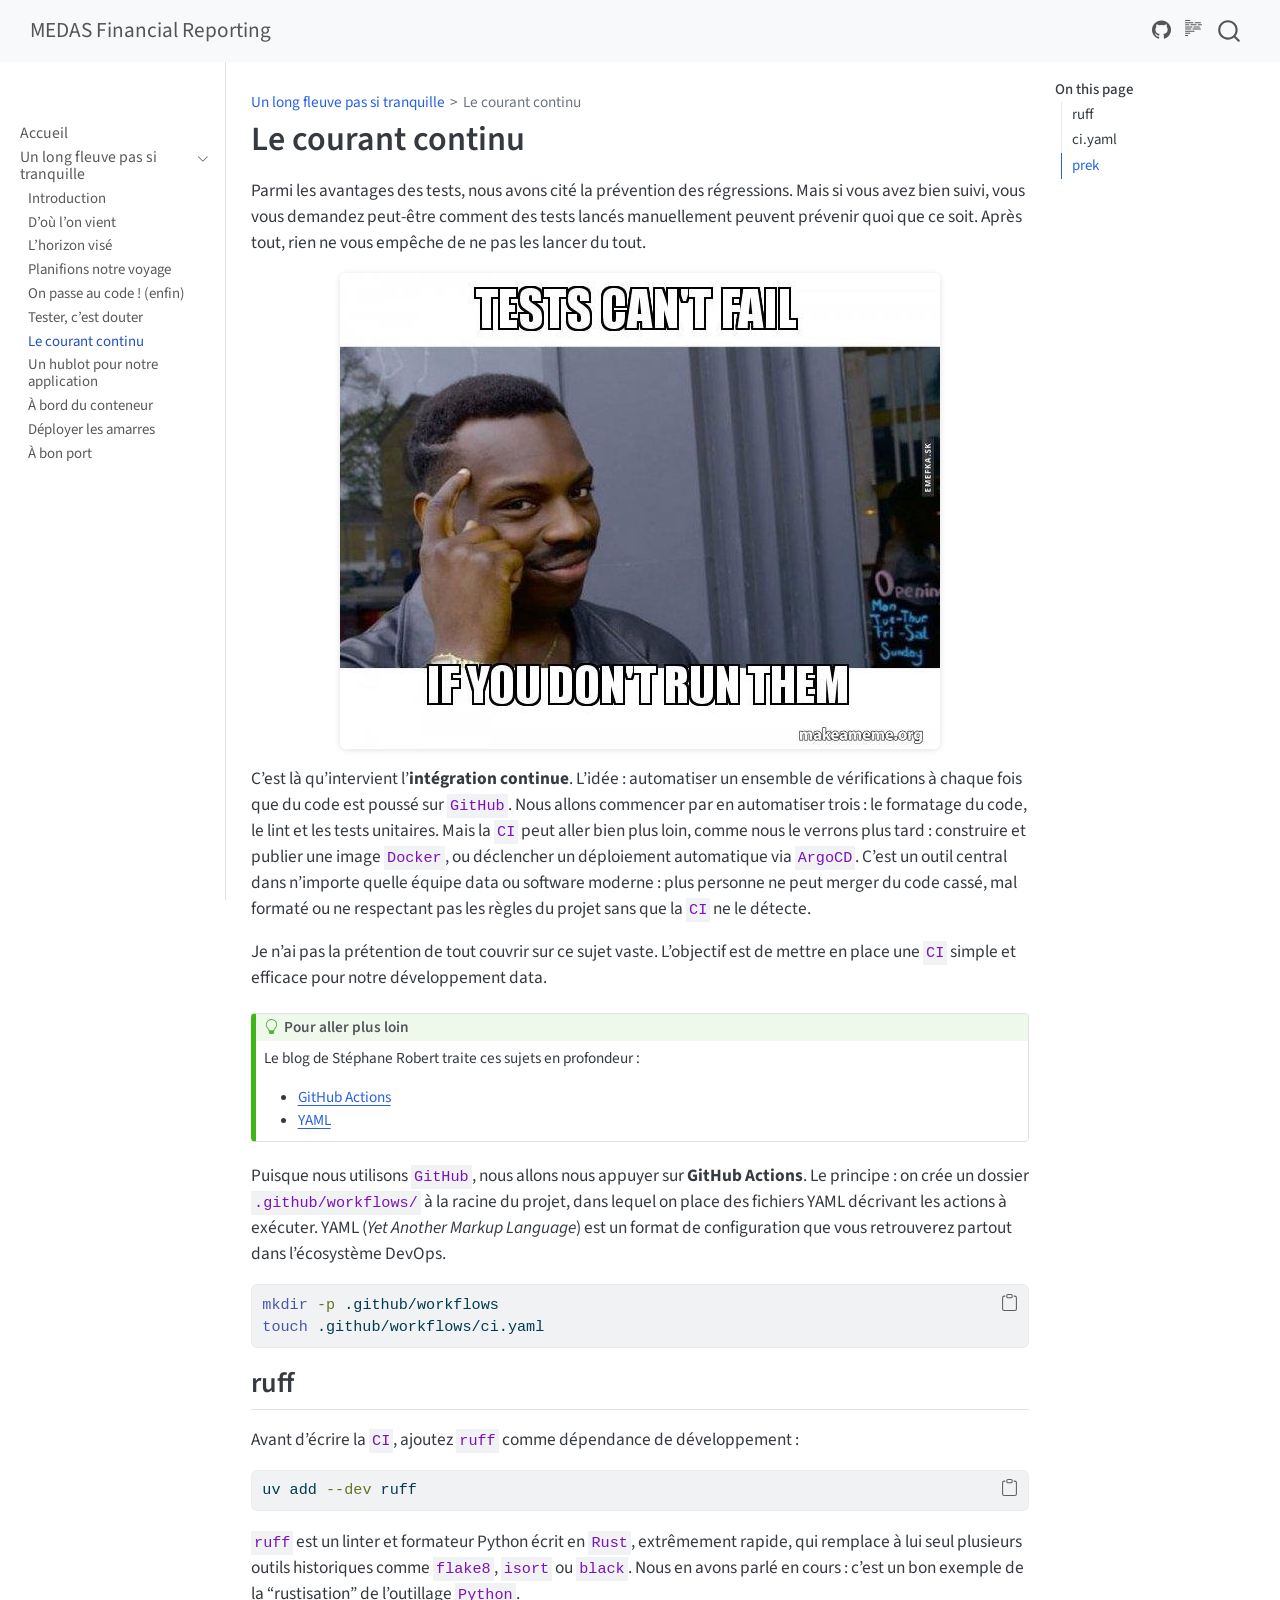
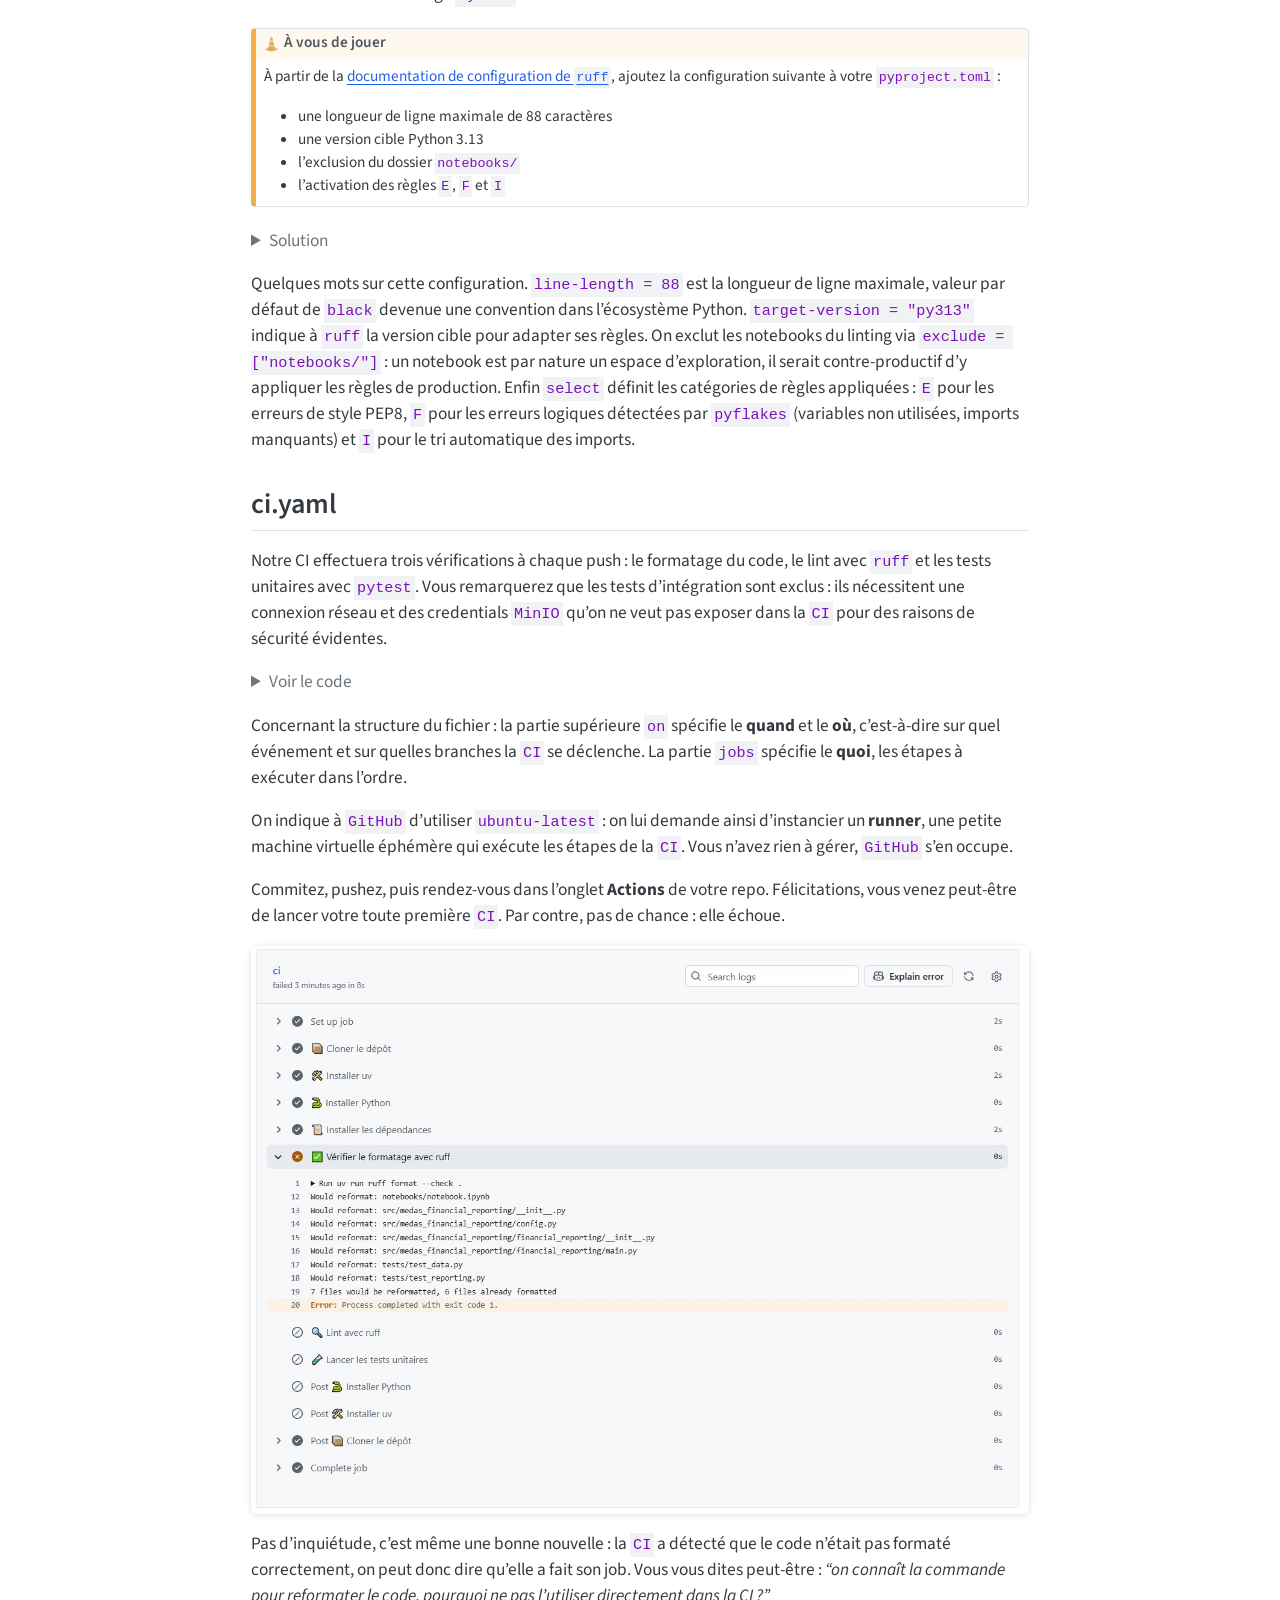
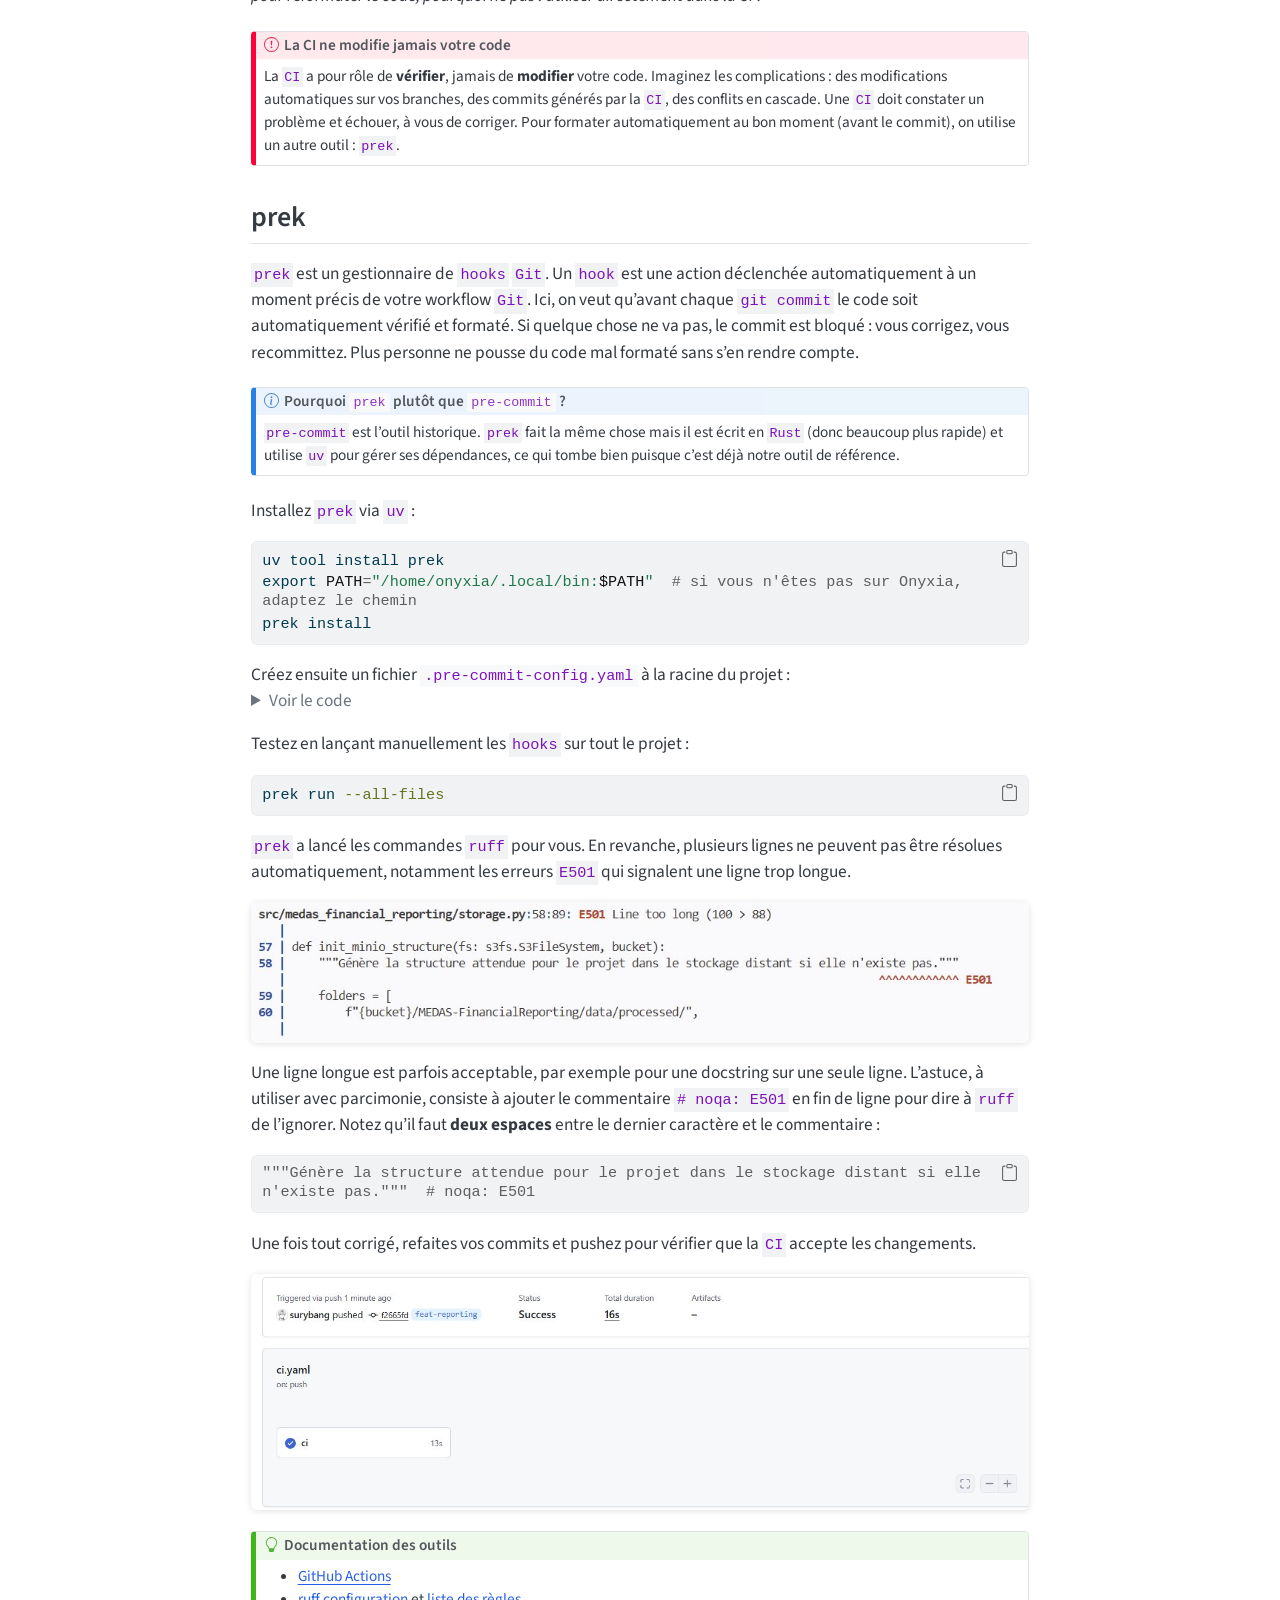
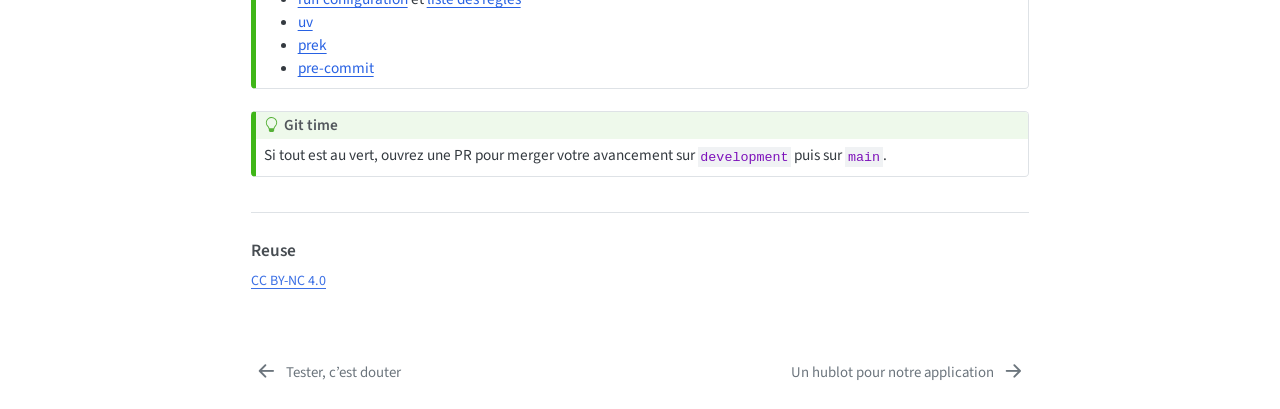
<file: pages/07-integration-continue.html>
<!DOCTYPE html>
<html xmlns="http://www.w3.org/1999/xhtml" lang="en" xml:lang="en"><head>

<meta charset="utf-8">
<meta name="generator" content="quarto-1.10.18">

<meta name="viewport" content="width=device-width, initial-scale=1.0, user-scalable=yes">


<title>Le courant continu – MEDAS Financial Reporting</title>
<style>
/* Default styles provided by pandoc.
** See https://pandoc.org/MANUAL.html#variables-for-html for config info.
*/
span.smallcaps{font-variant: small-caps;}
div.columns{display: flex; gap: 1.5em;}
div.column{flex: auto;}
@media screen {
div.columns{gap: min(4vw, 1.5em);}
div.column{overflow-x: auto;}
}
div.hanging-indent{margin-left: 1.5em; text-indent: -1.5em;}
ul.task-list{list-style: none;}
ul.task-list li input[type="checkbox"] {
  width: 0.8em;
  margin: 0 0.8em 0.2em -1em; /* quarto-specific, see https://github.com/quarto-dev/quarto-cli/issues/4556 */ 
  vertical-align: middle;
}
/* CSS for syntax highlighting */
html { -webkit-text-size-adjust: 100%; }
pre > code.sourceCode { white-space: pre; position: relative; }
pre > code.sourceCode > span { display: inline-block; line-height: 1.25; }
pre > code.sourceCode > span:empty { height: 1.2em; }
.sourceCode { overflow: visible; }
code.sourceCode > span { color: inherit; text-decoration: inherit; }
div.sourceCode { margin: 1em 0; }
pre.sourceCode { margin: 0; }
@media screen {
div.sourceCode { overflow: auto; }
}
@media print {
pre > code.sourceCode { white-space: pre-wrap; }
pre > code.sourceCode > span { text-indent: -5em; padding-left: 5em; }
}
pre.numberSource code
  { counter-reset: source-line 0; }
pre.numberSource code > span
  { position: relative; left: -4em; counter-increment: source-line; }
pre.numberSource code > span > a:first-child::before
  { content: counter(source-line);
    position: relative; left: -1em; text-align: right; vertical-align: baseline;
    border: none; display: inline-block;
    -webkit-touch-callout: none; -webkit-user-select: none;
    -khtml-user-select: none; -moz-user-select: none;
    -ms-user-select: none; user-select: none;
    padding: 0 4px; width: 4em;
  }
pre.numberSource { margin-left: 3em;  padding-left: 4px; }
div.sourceCode
  {   }
@media screen {
pre > code.sourceCode > span > a:first-child::before { text-decoration: underline; }
}
</style>


<script src="../site_libs/quarto-nav/quarto-nav.js"></script>
<script src="../site_libs/quarto-nav/headroom.min.js"></script>
<script src="../site_libs/clipboard/clipboard.min.js"></script>
<script src="../site_libs/quarto-search/autocomplete.umd.js"></script>
<script src="../site_libs/quarto-search/fuse.min.js"></script>
<script src="../site_libs/quarto-search/quarto-search.js"></script>
<meta name="quarto:offset" content="../">
<link href="../pages/08-streamlit.html" rel="next">
<link href="../pages/06-tests.html" rel="prev">
<script src="../site_libs/quarto-html/quarto.js" type="module"></script>
<script src="../site_libs/quarto-html/tabsets/tabsets.js" type="module"></script>
<script src="../site_libs/quarto-html/popper.min.js"></script>
<script src="../site_libs/quarto-html/tippy.umd.min.js"></script>
<script src="../site_libs/quarto-html/anchor.min.js"></script>
<link href="../site_libs/quarto-html/tippy.css" rel="stylesheet">
<link href="../site_libs/quarto-html/quarto-syntax-highlighting-64a204ab8560d761af7679ceaba22944.css" rel="stylesheet" id="quarto-text-highlighting-styles">
<script src="../site_libs/bootstrap/bootstrap.min.js"></script>
<link href="../site_libs/bootstrap/bootstrap-icons.css" rel="stylesheet">
<link href="../site_libs/bootstrap/bootstrap-fb5f3b3fb26a177c4af78adf70c87a98.min.css" rel="stylesheet" append-hash="true" id="quarto-bootstrap" data-mode="light">
<script id="quarto-search-options" type="application/json">{
  "location": "navbar",
  "copy-button": false,
  "collapse-after": 3,
  "panel-placement": "end",
  "type": "overlay",
  "limit": 50,
  "keyboard-shortcut": [
    "f",
    "/",
    "s"
  ],
  "show-item-context": false,
  "language": {
    "search-no-results-text": "No results",
    "search-matching-documents-text": "matching documents",
    "search-copy-link-title": "Copy link to search",
    "search-hide-matches-text": "Hide additional matches",
    "search-more-match-text": "more match in this document",
    "search-more-matches-text": "more matches in this document",
    "search-clear-button-title": "Clear",
    "search-text-placeholder": "",
    "search-detached-cancel-button-title": "Cancel",
    "search-submit-button-title": "Submit",
    "search-label": "Search"
  }
}</script>
<style>html{ scroll-behavior: smooth; }</style>


<link rel="stylesheet" href="../styles.css">
</head>

<body class="nav-sidebar docked nav-fixed quarto-light">

<div id="quarto-search-results"></div>
  <header id="quarto-header" class="headroom fixed-top">
    <nav class="navbar navbar-expand-lg " data-bs-theme="dark">
      <div class="navbar-container container-fluid">
      <div class="navbar-brand-container mx-auto">
    <a class="navbar-brand" href="../index.html">
    <span class="navbar-title">MEDAS Financial Reporting</span>
    </a>
  </div>
            <div id="quarto-search" class="" title="Search"></div>
          <button class="navbar-toggler" type="button" data-bs-toggle="collapse" data-bs-target="#navbarCollapse" aria-controls="navbarCollapse" role="menu" aria-expanded="false" aria-label="Toggle navigation" onclick="if (window.quartoToggleHeadroom) { window.quartoToggleHeadroom(); }">
  <span class="navbar-toggler-icon"></span>
</button>
          <div class="collapse navbar-collapse" id="navbarCollapse">
            <ul class="navbar-nav navbar-nav-scroll ms-auto">
  <li class="nav-item compact">
    <a class="nav-link" href="https://github.com/surybang/MEDAS-Financial-Reporting"> <i class="bi bi-github" role="img" aria-label="GitHub">
</i> 
<span class="menu-text"></span></a>
  </li>  
</ul>
          </div> <!-- /navcollapse -->
            <div class="quarto-navbar-tools">
  <a href="" class="quarto-reader-toggle quarto-navigation-tool px-1" onclick="window.quartoToggleReader(); return false;" title="Toggle reader mode">
  <div class="quarto-reader-toggle-btn">
  <i class="bi"></i>
  </div>
</a>
</div>
      </div> <!-- /container-fluid -->
    </nav>
  <nav class="quarto-secondary-nav">
    <div class="container-fluid d-flex">
      <button type="button" class="quarto-btn-toggle btn" data-bs-toggle="collapse" role="button" data-bs-target=".quarto-sidebar-collapse-item" aria-controls="quarto-sidebar" aria-expanded="false" aria-label="Toggle sidebar navigation" onclick="if (window.quartoToggleHeadroom) { window.quartoToggleHeadroom(); }">
        <i class="bi bi-layout-text-sidebar-reverse"></i>
      </button>
        <nav class="quarto-page-breadcrumbs" aria-label="breadcrumb"><ol class="breadcrumb"><li class="breadcrumb-item"><a href="../pages/01-introduction.html">Un long fleuve pas si tranquille</a></li><li class="breadcrumb-item"><a href="../pages/07-integration-continue.html">Le courant continu</a></li></ol></nav>
        <a class="flex-grow-1" role="navigation" data-bs-toggle="collapse" data-bs-target=".quarto-sidebar-collapse-item" aria-controls="quarto-sidebar" aria-expanded="false" aria-label="Toggle sidebar navigation" onclick="if (window.quartoToggleHeadroom) { window.quartoToggleHeadroom(); }">      
        </a>
      <button type="button" class="btn quarto-search-button" aria-label="Search" onclick="window.quartoOpenSearch();">
        <i class="bi bi-search"></i>
      </button>
    </div>
  </nav>
</header>
<!-- content -->
<div id="quarto-content" class="quarto-container page-columns page-rows-contents page-layout-article page-navbar">
<!-- sidebar -->
  <nav id="quarto-sidebar" class="sidebar collapse collapse-horizontal quarto-sidebar-collapse-item sidebar-navigation docked overflow-auto">
        <div class="mt-2 flex-shrink-0 align-items-center">
        <div class="sidebar-search">
        <div id="quarto-search" class="" title="Search"></div>
        </div>
        </div>
    <div class="sidebar-menu-container"> 
    <ul class="list-unstyled mt-1">
        <li class="sidebar-item">
  <div class="sidebar-item-container"> 
  <a href="../index.html" class="sidebar-item-text sidebar-link">
 <span class="menu-text">Accueil</span></a>
  </div>
</li>
        <li class="sidebar-item sidebar-item-section">
      <div class="sidebar-item-container"> 
            <a class="sidebar-item-text sidebar-link text-start" data-bs-toggle="collapse" data-bs-target="#quarto-sidebar-section-1" role="navigation" aria-expanded="true">
 <span class="menu-text">Un long fleuve pas si tranquille</span></a>
          <a class="sidebar-item-toggle text-start" data-bs-toggle="collapse" data-bs-target="#quarto-sidebar-section-1" role="navigation" aria-expanded="true" aria-label="Toggle section">
            <i class="bi bi-chevron-right ms-2"></i>
          </a> 
      </div>
      <ul id="quarto-sidebar-section-1" class="collapse list-unstyled sidebar-section depth1 show">  
          <li class="sidebar-item">
  <div class="sidebar-item-container"> 
  <a href="../pages/01-introduction.html" class="sidebar-item-text sidebar-link">
 <span class="menu-text">Introduction</span></a>
  </div>
</li>
          <li class="sidebar-item">
  <div class="sidebar-item-container"> 
  <a href="../pages/02-situation-de-depart.html" class="sidebar-item-text sidebar-link">
 <span class="menu-text">D’où l’on vient</span></a>
  </div>
</li>
          <li class="sidebar-item">
  <div class="sidebar-item-container"> 
  <a href="../pages/03-situation-cible.html" class="sidebar-item-text sidebar-link">
 <span class="menu-text">L’horizon visé</span></a>
  </div>
</li>
          <li class="sidebar-item">
  <div class="sidebar-item-container"> 
  <a href="../pages/04-planification.html" class="sidebar-item-text sidebar-link">
 <span class="menu-text">Planifions notre voyage</span></a>
  </div>
</li>
          <li class="sidebar-item">
  <div class="sidebar-item-container"> 
  <a href="../pages/05-le-code.html" class="sidebar-item-text sidebar-link">
 <span class="menu-text">On passe au code ! (enfin)</span></a>
  </div>
</li>
          <li class="sidebar-item">
  <div class="sidebar-item-container"> 
  <a href="../pages/06-tests.html" class="sidebar-item-text sidebar-link">
 <span class="menu-text">Tester, c’est douter</span></a>
  </div>
</li>
          <li class="sidebar-item">
  <div class="sidebar-item-container"> 
  <a href="../pages/07-integration-continue.html" class="sidebar-item-text sidebar-link active">
 <span class="menu-text">Le courant continu</span></a>
  </div>
</li>
          <li class="sidebar-item">
  <div class="sidebar-item-container"> 
  <a href="../pages/08-streamlit.html" class="sidebar-item-text sidebar-link">
 <span class="menu-text">Un hublot pour notre application</span></a>
  </div>
</li>
          <li class="sidebar-item">
  <div class="sidebar-item-container"> 
  <a href="../pages/09-docker.html" class="sidebar-item-text sidebar-link">
 <span class="menu-text">À bord du conteneur</span></a>
  </div>
</li>
          <li class="sidebar-item">
  <div class="sidebar-item-container"> 
  <a href="../pages/10-argocd.html" class="sidebar-item-text sidebar-link">
 <span class="menu-text">Déployer les amarres</span></a>
  </div>
</li>
          <li class="sidebar-item">
  <div class="sidebar-item-container"> 
  <a href="../pages/11-conclusion.html" class="sidebar-item-text sidebar-link">
 <span class="menu-text">À bon port</span></a>
  </div>
</li>
      </ul>
  </li>
    </ul>
    </div>
</nav>
<div id="quarto-sidebar-glass" class="quarto-sidebar-collapse-item" data-bs-toggle="collapse" data-bs-target=".quarto-sidebar-collapse-item"></div>
<!-- margin-sidebar -->
    <div id="quarto-margin-sidebar" class="sidebar margin-sidebar">
        <nav id="TOC" role="doc-toc" class="toc-active">
    <h2 id="toc-title">On this page</h2>
   
  <ul>
  <li><a href="#ruff" id="toc-ruff" class="nav-link active" data-scroll-target="#ruff">ruff</a></li>
  <li><a href="#ci.yaml" id="toc-ci.yaml" class="nav-link" data-scroll-target="#ci.yaml">ci.yaml</a></li>
  <li><a href="#prek" id="toc-prek" class="nav-link" data-scroll-target="#prek">prek</a></li>
  </ul>
</nav>
    </div>
<!-- main -->
<main class="content" id="quarto-document-content">

<header id="title-block-header" class="quarto-title-block default"><nav class="quarto-page-breadcrumbs quarto-title-breadcrumbs d-none d-lg-block" aria-label="breadcrumb"><ol class="breadcrumb"><li class="breadcrumb-item"><a href="../pages/01-introduction.html">Un long fleuve pas si tranquille</a></li><li class="breadcrumb-item"><a href="../pages/07-integration-continue.html">Le courant continu</a></li></ol></nav>
<div class="quarto-title">
<h1 class="title">Le courant continu</h1>
</div>



<div class="quarto-title-meta">

    
  
    
  </div>
  


</header>


<p>Parmi les avantages des tests, nous avons cité la prévention des régressions. Mais si vous avez bien suivi, vous vous demandez peut-être comment des tests lancés manuellement peuvent prévenir quoi que ce soit. Après tout, rien ne vous empêche de ne pas les lancer du tout.</p>
<div style="text-align: center;">
<p><img src="../images/image-13.png" class="img-fluid"></p>
</div>
<p>C’est là qu’intervient l’<strong>intégration continue</strong>. L’idée : automatiser un ensemble de vérifications à chaque fois que du code est poussé sur <code>GitHub</code>. Nous allons commencer par en automatiser trois : le formatage du code, le lint et les tests unitaires. Mais la <code>CI</code> peut aller bien plus loin, comme nous le verrons plus tard : construire et publier une image <code>Docker</code>, ou déclencher un déploiement automatique via <code>ArgoCD</code>. C’est un outil central dans n’importe quelle équipe data ou software moderne : plus personne ne peut merger du code cassé, mal formaté ou ne respectant pas les règles du projet sans que la <code>CI</code> ne le détecte.</p>
<p>Je n’ai pas la prétention de tout couvrir sur ce sujet vaste. L’objectif est de mettre en place une <code>CI</code> simple et efficace pour notre développement data.</p>
<div class="callout callout-style-default callout-tip callout-titled">
<div class="callout-header d-flex align-content-center">
<div class="callout-icon-container">
<i class="callout-icon"></i>
</div>
<div class="callout-title-container flex-fill">
<span class="screen-reader-only">Tip</span>Pour aller plus loin
</div>
</div>
<div class="callout-body-container callout-body">
<p>Le blog de Stéphane Robert traite ces sujets en profondeur :</p>
<ul>
<li><a href="https://blog.stephane-robert.info/docs/pipeline-cicd/github/workflows/">GitHub Actions</a></li>
<li><a href="https://blog.stephane-robert.info/docs/developper/autres-langages/yaml/">YAML</a></li>
</ul>
</div>
</div>
<p>Puisque nous utilisons <code>GitHub</code>, nous allons nous appuyer sur <strong>GitHub Actions</strong>. Le principe : on crée un dossier <code>.github/workflows/</code> à la racine du projet, dans lequel on place des fichiers YAML décrivant les actions à exécuter. YAML (<em>Yet Another Markup Language</em>) est un format de configuration que vous retrouverez partout dans l’écosystème DevOps.</p>
<div class="code-copy-outer-scaffold"><div class="sourceCode" id="cb1"><pre class="sourceCode bash code-with-copy"><code class="sourceCode bash"><span id="cb1-1"><a href="#cb1-1" aria-hidden="true" tabindex="-1"></a><span class="fu">mkdir</span> <span class="at">-p</span> .github/workflows</span>
<span id="cb1-2"><a href="#cb1-2" aria-hidden="true" tabindex="-1"></a><span class="fu">touch</span> .github/workflows/ci.yaml</span></code></pre></div><button title="Copy to Clipboard" class="code-copy-button"><i class="bi"></i></button></div>
<section id="ruff" class="level2">
<h2 class="anchored" data-anchor-id="ruff">ruff</h2>
<p>Avant d’écrire la <code>CI</code>, ajoutez <code>ruff</code> comme dépendance de développement :</p>
<div class="code-copy-outer-scaffold"><div class="sourceCode" id="cb2"><pre class="sourceCode bash code-with-copy"><code class="sourceCode bash"><span id="cb2-1"><a href="#cb2-1" aria-hidden="true" tabindex="-1"></a><span class="ex">uv</span> add <span class="at">--dev</span> ruff</span></code></pre></div><button title="Copy to Clipboard" class="code-copy-button"><i class="bi"></i></button></div>
<p><code>ruff</code> est un linter et formateur Python écrit en <code>Rust</code>, extrêmement rapide, qui remplace à lui seul plusieurs outils historiques comme <code>flake8</code>, <code>isort</code> ou <code>black</code>. Nous en avons parlé en cours : c’est un bon exemple de la “rustisation” de l’outillage <code>Python</code>.</p>
<div class="callout callout-style-default callout-caution callout-titled">
<div class="callout-header d-flex align-content-center">
<div class="callout-icon-container">
<i class="callout-icon"></i>
</div>
<div class="callout-title-container flex-fill">
<span class="screen-reader-only">Caution</span>À vous de jouer
</div>
</div>
<div class="callout-body-container callout-body">
<p>À partir de la <a href="https://docs.astral.sh/ruff/configuration/">documentation de configuration de <code>ruff</code></a>, ajoutez la configuration suivante à votre <code>pyproject.toml</code> :</p>
<ul>
<li>une longueur de ligne maximale de 88 caractères</li>
<li>une version cible Python 3.13</li>
<li>l’exclusion du dossier <code>notebooks/</code></li>
<li>l’activation des règles <code>E</code>, <code>F</code> et <code>I</code></li>
</ul>
</div>
</div>
<details>
<summary>
Solution
</summary>
<div class="code-copy-outer-scaffold"><div class="sourceCode" id="cb3"><pre class="sourceCode toml code-with-copy"><code class="sourceCode toml"><span id="cb3-1"><a href="#cb3-1" aria-hidden="true" tabindex="-1"></a><span class="kw">[tool.ruff]</span></span>
<span id="cb3-2"><a href="#cb3-2" aria-hidden="true" tabindex="-1"></a><span class="dt">line-length</span> <span class="op">=</span> <span class="dv">88</span></span>
<span id="cb3-3"><a href="#cb3-3" aria-hidden="true" tabindex="-1"></a><span class="dt">target-version</span> <span class="op">=</span> <span class="st">"py313"</span></span>
<span id="cb3-4"><a href="#cb3-4" aria-hidden="true" tabindex="-1"></a><span class="dt">exclude</span> <span class="op">=</span> <span class="op">[</span><span class="st">"notebooks/"</span><span class="op">]</span></span>
<span id="cb3-5"><a href="#cb3-5" aria-hidden="true" tabindex="-1"></a></span>
<span id="cb3-6"><a href="#cb3-6" aria-hidden="true" tabindex="-1"></a><span class="kw">[tool.ruff.lint]</span></span>
<span id="cb3-7"><a href="#cb3-7" aria-hidden="true" tabindex="-1"></a><span class="dt">select</span> <span class="op">=</span> <span class="op">[</span><span class="st">"E"</span><span class="op">,</span> <span class="st">"F"</span><span class="op">,</span> <span class="st">"I"</span><span class="op">]</span></span></code></pre></div><button title="Copy to Clipboard" class="code-copy-button"><i class="bi"></i></button></div>
</details>
<p>Quelques mots sur cette configuration. <code>line-length = 88</code> est la longueur de ligne maximale, valeur par défaut de <code>black</code> devenue une convention dans l’écosystème Python. <code>target-version = "py313"</code> indique à <code>ruff</code> la version cible pour adapter ses règles. On exclut les notebooks du linting via <code>exclude = ["notebooks/"]</code> : un notebook est par nature un espace d’exploration, il serait contre-productif d’y appliquer les règles de production. Enfin <code>select</code> définit les catégories de règles appliquées : <code>E</code> pour les erreurs de style PEP8, <code>F</code> pour les erreurs logiques détectées par <code>pyflakes</code> (variables non utilisées, imports manquants) et <code>I</code> pour le tri automatique des imports.</p>
</section>
<section id="ci.yaml" class="level2">
<h2 class="anchored" data-anchor-id="ci.yaml">ci.yaml</h2>
<p>Notre CI effectuera trois vérifications à chaque push : le formatage du code, le lint avec <code>ruff</code> et les tests unitaires avec <code>pytest</code>. Vous remarquerez que les tests d’intégration sont exclus : ils nécessitent une connexion réseau et des credentials <code>MinIO</code> qu’on ne veut pas exposer dans la <code>CI</code> pour des raisons de sécurité évidentes.</p>
<details>
<summary>
Voir le code
</summary>
<div class="code-copy-outer-scaffold"><div class="sourceCode" id="cb4"><pre class="sourceCode yaml code-with-copy"><code class="sourceCode yaml"><span id="cb4-1"><a href="#cb4-1" aria-hidden="true" tabindex="-1"></a><span class="fu">name</span><span class="kw">:</span><span class="at"> CI</span></span>
<span id="cb4-2"><a href="#cb4-2" aria-hidden="true" tabindex="-1"></a></span>
<span id="cb4-3"><a href="#cb4-3" aria-hidden="true" tabindex="-1"></a><span class="fu">on</span><span class="kw">:</span></span>
<span id="cb4-4"><a href="#cb4-4" aria-hidden="true" tabindex="-1"></a><span class="at">  </span><span class="fu">push</span><span class="kw">:</span></span>
<span id="cb4-5"><a href="#cb4-5" aria-hidden="true" tabindex="-1"></a><span class="at">    </span><span class="fu">branches</span><span class="kw">:</span></span>
<span id="cb4-6"><a href="#cb4-6" aria-hidden="true" tabindex="-1"></a><span class="at">      </span><span class="kw">-</span><span class="at"> </span><span class="st">"**"</span></span>
<span id="cb4-7"><a href="#cb4-7" aria-hidden="true" tabindex="-1"></a><span class="at">  </span><span class="fu">pull_request</span><span class="kw">:</span></span>
<span id="cb4-8"><a href="#cb4-8" aria-hidden="true" tabindex="-1"></a><span class="at">    </span><span class="fu">branches</span><span class="kw">:</span></span>
<span id="cb4-9"><a href="#cb4-9" aria-hidden="true" tabindex="-1"></a><span class="at">      </span><span class="kw">-</span><span class="at"> main</span></span>
<span id="cb4-10"><a href="#cb4-10" aria-hidden="true" tabindex="-1"></a><span class="at">      </span><span class="kw">-</span><span class="at"> development</span></span>
<span id="cb4-11"><a href="#cb4-11" aria-hidden="true" tabindex="-1"></a></span>
<span id="cb4-12"><a href="#cb4-12" aria-hidden="true" tabindex="-1"></a><span class="fu">jobs</span><span class="kw">:</span></span>
<span id="cb4-13"><a href="#cb4-13" aria-hidden="true" tabindex="-1"></a><span class="at">  </span><span class="fu">ci</span><span class="kw">:</span></span>
<span id="cb4-14"><a href="#cb4-14" aria-hidden="true" tabindex="-1"></a><span class="at">    </span><span class="fu">runs-on</span><span class="kw">:</span><span class="at"> ubuntu-latest</span></span>
<span id="cb4-15"><a href="#cb4-15" aria-hidden="true" tabindex="-1"></a></span>
<span id="cb4-16"><a href="#cb4-16" aria-hidden="true" tabindex="-1"></a><span class="at">    </span><span class="fu">steps</span><span class="kw">:</span></span>
<span id="cb4-17"><a href="#cb4-17" aria-hidden="true" tabindex="-1"></a><span class="at">      </span><span class="kw">-</span><span class="at"> </span><span class="fu">name</span><span class="kw">:</span><span class="at"> 📦 Cloner le dépôt</span></span>
<span id="cb4-18"><a href="#cb4-18" aria-hidden="true" tabindex="-1"></a><span class="at">        </span><span class="fu">uses</span><span class="kw">:</span><span class="at"> actions/checkout@v4</span></span>
<span id="cb4-19"><a href="#cb4-19" aria-hidden="true" tabindex="-1"></a></span>
<span id="cb4-20"><a href="#cb4-20" aria-hidden="true" tabindex="-1"></a><span class="at">      </span><span class="kw">-</span><span class="at"> </span><span class="fu">name</span><span class="kw">:</span><span class="at"> 🛠 Installer uv</span></span>
<span id="cb4-21"><a href="#cb4-21" aria-hidden="true" tabindex="-1"></a><span class="at">        </span><span class="fu">uses</span><span class="kw">:</span><span class="at"> astral-sh/setup-uv@v6</span></span>
<span id="cb4-22"><a href="#cb4-22" aria-hidden="true" tabindex="-1"></a></span>
<span id="cb4-23"><a href="#cb4-23" aria-hidden="true" tabindex="-1"></a><span class="at">      </span><span class="kw">-</span><span class="at"> </span><span class="fu">name</span><span class="kw">:</span><span class="at"> 🐍 Installer Python</span></span>
<span id="cb4-24"><a href="#cb4-24" aria-hidden="true" tabindex="-1"></a><span class="at">        </span><span class="fu">uses</span><span class="kw">:</span><span class="at"> actions/setup-python@v5</span></span>
<span id="cb4-25"><a href="#cb4-25" aria-hidden="true" tabindex="-1"></a><span class="at">        </span><span class="fu">with</span><span class="kw">:</span></span>
<span id="cb4-26"><a href="#cb4-26" aria-hidden="true" tabindex="-1"></a><span class="at">          </span><span class="fu">python-version</span><span class="kw">:</span><span class="at"> </span><span class="st">"3.13"</span></span>
<span id="cb4-27"><a href="#cb4-27" aria-hidden="true" tabindex="-1"></a></span>
<span id="cb4-28"><a href="#cb4-28" aria-hidden="true" tabindex="-1"></a><span class="at">      </span><span class="kw">-</span><span class="at"> </span><span class="fu">name</span><span class="kw">:</span><span class="at"> 📜 Installer les dépendances</span></span>
<span id="cb4-29"><a href="#cb4-29" aria-hidden="true" tabindex="-1"></a><span class="at">        </span><span class="fu">run</span><span class="kw">:</span><span class="at"> uv sync --all-groups</span></span>
<span id="cb4-30"><a href="#cb4-30" aria-hidden="true" tabindex="-1"></a></span>
<span id="cb4-31"><a href="#cb4-31" aria-hidden="true" tabindex="-1"></a><span class="at">      </span><span class="kw">-</span><span class="at"> </span><span class="fu">name</span><span class="kw">:</span><span class="at"> ✅ Vérifier le formatage avec ruff</span></span>
<span id="cb4-32"><a href="#cb4-32" aria-hidden="true" tabindex="-1"></a><span class="at">        </span><span class="fu">run</span><span class="kw">:</span><span class="at"> uv run ruff format --check .</span></span>
<span id="cb4-33"><a href="#cb4-33" aria-hidden="true" tabindex="-1"></a></span>
<span id="cb4-34"><a href="#cb4-34" aria-hidden="true" tabindex="-1"></a><span class="at">      </span><span class="kw">-</span><span class="at"> </span><span class="fu">name</span><span class="kw">:</span><span class="at"> 🔍 Lint avec ruff</span></span>
<span id="cb4-35"><a href="#cb4-35" aria-hidden="true" tabindex="-1"></a><span class="at">        </span><span class="fu">run</span><span class="kw">:</span><span class="at"> uv run ruff check .</span></span>
<span id="cb4-36"><a href="#cb4-36" aria-hidden="true" tabindex="-1"></a></span>
<span id="cb4-37"><a href="#cb4-37" aria-hidden="true" tabindex="-1"></a><span class="at">      </span><span class="kw">-</span><span class="at"> </span><span class="fu">name</span><span class="kw">:</span><span class="at"> 🧪 Lancer les tests unitaires</span></span>
<span id="cb4-38"><a href="#cb4-38" aria-hidden="true" tabindex="-1"></a><span class="at">        </span><span class="fu">run</span><span class="kw">:</span><span class="at"> uv run pytest -m unit</span></span></code></pre></div><button title="Copy to Clipboard" class="code-copy-button"><i class="bi"></i></button></div>
</details>
<p>Concernant la structure du fichier : la partie supérieure <code>on</code> spécifie le <strong>quand</strong> et le <strong>où</strong>, c’est-à-dire sur quel événement et sur quelles branches la <code>CI</code> se déclenche. La partie <code>jobs</code> spécifie le <strong>quoi</strong>, les étapes à exécuter dans l’ordre.</p>
<p>On indique à <code>GitHub</code> d’utiliser <code>ubuntu-latest</code> : on lui demande ainsi d’instancier un <strong>runner</strong>, une petite machine virtuelle éphémère qui exécute les étapes de la <code>CI</code>. Vous n’avez rien à gérer, <code>GitHub</code> s’en occupe.</p>
<p>Commitez, pushez, puis rendez-vous dans l’onglet <strong>Actions</strong> de votre repo. Félicitations, vous venez peut-être de lancer votre toute première <code>CI</code>. Par contre, pas de chance : elle échoue.</p>
<div style="text-align: center;">
<p><img src="../images/image-14.png" class="img-fluid"></p>
</div>
<p>Pas d’inquiétude, c’est même une bonne nouvelle : la <code>CI</code> a détecté que le code n’était pas formaté correctement, on peut donc dire qu’elle a fait son job. Vous vous dites peut-être : <em>“on connaît la commande pour reformater le code, pourquoi ne pas l’utiliser directement dans la CI ?”</em></p>
<div class="callout callout-style-default callout-important callout-titled">
<div class="callout-header d-flex align-content-center">
<div class="callout-icon-container">
<i class="callout-icon"></i>
</div>
<div class="callout-title-container flex-fill">
<span class="screen-reader-only">Important</span>La CI ne modifie jamais votre code
</div>
</div>
<div class="callout-body-container callout-body">
<p>La <code>CI</code> a pour rôle de <strong>vérifier</strong>, jamais de <strong>modifier</strong> votre code. Imaginez les complications : des modifications automatiques sur vos branches, des commits générés par la <code>CI</code>, des conflits en cascade. Une <code>CI</code> doit constater un problème et échouer, à vous de corriger. Pour formater automatiquement au bon moment (avant le commit), on utilise un autre outil : <code>prek</code>.</p>
</div>
</div>
</section>
<section id="prek" class="level2">
<h2 class="anchored" data-anchor-id="prek">prek</h2>
<p><code>prek</code> est un gestionnaire de <code>hooks</code> <code>Git</code>. Un <code>hook</code> est une action déclenchée automatiquement à un moment précis de votre workflow <code>Git</code>. Ici, on veut qu’avant chaque <code>git commit</code> le code soit automatiquement vérifié et formaté. Si quelque chose ne va pas, le commit est bloqué : vous corrigez, vous recommittez. Plus personne ne pousse du code mal formaté sans s’en rendre compte.</p>
<div class="callout callout-style-default callout-note callout-titled">
<div class="callout-header d-flex align-content-center">
<div class="callout-icon-container">
<i class="callout-icon"></i>
</div>
<div class="callout-title-container flex-fill">
<span class="screen-reader-only">Note</span>Pourquoi <code>prek</code> plutôt que <code>pre-commit</code> ?
</div>
</div>
<div class="callout-body-container callout-body">
<p><code>pre-commit</code> est l’outil historique. <code>prek</code> fait la même chose mais il est écrit en <code>Rust</code> (donc beaucoup plus rapide) et utilise <code>uv</code> pour gérer ses dépendances, ce qui tombe bien puisque c’est déjà notre outil de référence.</p>
</div>
</div>
<p>Installez <code>prek</code> via <code>uv</code> :</p>
<div class="code-copy-outer-scaffold"><div class="sourceCode" id="cb5"><pre class="sourceCode bash code-with-copy"><code class="sourceCode bash"><span id="cb5-1"><a href="#cb5-1" aria-hidden="true" tabindex="-1"></a><span class="ex">uv</span> tool install prek</span>
<span id="cb5-2"><a href="#cb5-2" aria-hidden="true" tabindex="-1"></a><span class="bu">export</span> <span class="va">PATH</span><span class="op">=</span><span class="st">"/home/onyxia/.local/bin:</span><span class="va">$PATH</span><span class="st">"</span>  <span class="co"># si vous n'êtes pas sur Onyxia, adaptez le chemin</span></span>
<span id="cb5-3"><a href="#cb5-3" aria-hidden="true" tabindex="-1"></a><span class="ex">prek</span> install</span></code></pre></div><button title="Copy to Clipboard" class="code-copy-button"><i class="bi"></i></button></div>
Créez ensuite un fichier <code>.pre-commit-config.yaml</code> à la racine du projet :
<details>
<summary>
Voir le code
</summary>
<div class="code-copy-outer-scaffold"><div class="sourceCode" id="cb6"><pre class="sourceCode yaml code-with-copy"><code class="sourceCode yaml"><span id="cb6-1"><a href="#cb6-1" aria-hidden="true" tabindex="-1"></a><span class="fu">repos</span><span class="kw">:</span></span>
<span id="cb6-2"><a href="#cb6-2" aria-hidden="true" tabindex="-1"></a><span class="at">  </span><span class="kw">-</span><span class="at"> </span><span class="fu">repo</span><span class="kw">:</span><span class="at"> https://github.com/astral-sh/ruff-pre-commit</span></span>
<span id="cb6-3"><a href="#cb6-3" aria-hidden="true" tabindex="-1"></a><span class="at">    </span><span class="fu">rev</span><span class="kw">:</span><span class="at"> v0.11.0</span></span>
<span id="cb6-4"><a href="#cb6-4" aria-hidden="true" tabindex="-1"></a><span class="at">    </span><span class="fu">hooks</span><span class="kw">:</span></span>
<span id="cb6-5"><a href="#cb6-5" aria-hidden="true" tabindex="-1"></a><span class="at">      </span><span class="kw">-</span><span class="at"> </span><span class="fu">id</span><span class="kw">:</span><span class="at"> ruff</span></span>
<span id="cb6-6"><a href="#cb6-6" aria-hidden="true" tabindex="-1"></a><span class="at">        </span><span class="fu">args</span><span class="kw">:</span><span class="at"> </span><span class="kw">[</span><span class="at">--fix</span><span class="kw">]</span></span>
<span id="cb6-7"><a href="#cb6-7" aria-hidden="true" tabindex="-1"></a><span class="at">      </span><span class="kw">-</span><span class="at"> </span><span class="fu">id</span><span class="kw">:</span><span class="at"> ruff-format</span></span></code></pre></div><button title="Copy to Clipboard" class="code-copy-button"><i class="bi"></i></button></div>
</details>
<p>Testez en lançant manuellement les <code>hooks</code> sur tout le projet :</p>
<div class="code-copy-outer-scaffold"><div class="sourceCode" id="cb7"><pre class="sourceCode bash code-with-copy"><code class="sourceCode bash"><span id="cb7-1"><a href="#cb7-1" aria-hidden="true" tabindex="-1"></a><span class="ex">prek</span> run <span class="at">--all-files</span></span></code></pre></div><button title="Copy to Clipboard" class="code-copy-button"><i class="bi"></i></button></div>
<p><code>prek</code> a lancé les commandes <code>ruff</code> pour vous. En revanche, plusieurs lignes ne peuvent pas être résolues automatiquement, notamment les erreurs <code>E501</code> qui signalent une ligne trop longue.</p>
<div style="text-align: center;">
<p><img src="../images/image-15.png" class="img-fluid"></p>
</div>
<p>Une ligne longue est parfois acceptable, par exemple pour une docstring sur une seule ligne. L’astuce, à utiliser avec parcimonie, consiste à ajouter le commentaire <code># noqa: E501</code> en fin de ligne pour dire à <code>ruff</code> de l’ignorer. Notez qu’il faut <strong>deux espaces</strong> entre le dernier caractère et le commentaire :</p>
<div class="code-copy-outer-scaffold"><div class="sourceCode" id="cb8"><pre class="sourceCode python code-with-copy"><code class="sourceCode python"><span id="cb8-1"><a href="#cb8-1" aria-hidden="true" tabindex="-1"></a><span class="co">"""Génère la structure attendue pour le projet dans le stockage distant si elle n'existe pas."""</span>  <span class="co"># noqa: E501</span></span></code></pre></div><button title="Copy to Clipboard" class="code-copy-button"><i class="bi"></i></button></div>
<p>Une fois tout corrigé, refaites vos commits et pushez pour vérifier que la <code>CI</code> accepte les changements.</p>
<div style="text-align: center;">
<p><img src="../images/image-16.png" class="img-fluid"></p>
</div>
<div class="callout callout-style-default callout-tip callout-titled">
<div class="callout-header d-flex align-content-center">
<div class="callout-icon-container">
<i class="callout-icon"></i>
</div>
<div class="callout-title-container flex-fill">
<span class="screen-reader-only">Tip</span>Documentation des outils
</div>
</div>
<div class="callout-body-container callout-body">
<ul>
<li><a href="https://docs.github.com/en/actions">GitHub Actions</a></li>
<li><a href="https://docs.astral.sh/ruff/configuration/">ruff configuration</a> et <a href="https://docs.astral.sh/ruff/rules/">liste des règles</a></li>
<li><a href="https://docs.astral.sh/uv/">uv</a></li>
<li><a href="https://github.com/j178/prek">prek</a></li>
<li><a href="https://pre-commit.com/">pre-commit</a></li>
</ul>
</div>
</div>
<div class="callout callout-style-default callout-tip callout-titled">
<div class="callout-header d-flex align-content-center">
<div class="callout-icon-container">
<i class="callout-icon"></i>
</div>
<div class="callout-title-container flex-fill">
<span class="screen-reader-only">Tip</span>Git time
</div>
</div>
<div class="callout-body-container callout-body">
<p>Si tout est au vert, ouvrez une PR pour merger votre avancement sur <code>development</code> puis sur <code>main</code>.</p>
</div>
</div>


</section>

<div id="quarto-appendix" class="default"><section class="quarto-appendix-contents" id="quarto-reuse"><h2 class="anchored quarto-appendix-heading">Reuse</h2><div class="quarto-appendix-contents"><div><a rel="license" href="https://creativecommons.org/licenses/by-nc/4.0/">CC BY-NC 4.0</a></div></div></section></div></main> <!-- /main -->
<script id="quarto-html-after-body" type="application/javascript">
  window.document.addEventListener("DOMContentLoaded", function (event) {
    const icon = "";
    const anchorJS = new window.AnchorJS();
    anchorJS.options = {
      placement: 'right',
      icon: icon
    };
    anchorJS.add('.anchored');
    const isCodeAnnotation = (el) => {
      for (const clz of el.classList) {
        if (clz.startsWith('code-annotation-')) {                     
          return true;
        }
      }
      return false;
    }
    const onCopySuccess = function(e) {
      // button target
      const button = e.trigger;
      // don't keep focus
      button.blur();
      // flash "checked"
      button.classList.add('code-copy-button-checked');
      var currentTitle = button.getAttribute("title");
      button.setAttribute("title", "Copied!");
      let tooltip;
      if (window.bootstrap) {
        button.setAttribute("data-bs-toggle", "tooltip");
        button.setAttribute("data-bs-placement", "left");
        button.setAttribute("data-bs-title", "Copied!");
        tooltip = new bootstrap.Tooltip(button, 
          { trigger: "manual", 
            customClass: "code-copy-button-tooltip",
            offset: [0, -8]});
        tooltip.show();    
      }
      setTimeout(function() {
        if (tooltip) {
          tooltip.hide();
          button.removeAttribute("data-bs-title");
          button.removeAttribute("data-bs-toggle");
          button.removeAttribute("data-bs-placement");
        }
        button.setAttribute("title", currentTitle);
        button.classList.remove('code-copy-button-checked');
      }, 1000);
      // clear code selection
      e.clearSelection();
    }
    const getTextToCopy = function(trigger) {
      const outerScaffold = trigger.parentElement.cloneNode(true);
      const codeEl = outerScaffold.querySelector('code');
      for (const childEl of codeEl.children) {
        if (isCodeAnnotation(childEl)) {
          childEl.remove();
        }
      }
      return codeEl.innerText;
    }
    const clipboard = new window.ClipboardJS('.code-copy-button:not([data-in-quarto-modal])', {
      text: getTextToCopy
    });
    clipboard.on('success', onCopySuccess);
    if (window.document.getElementById('quarto-embedded-source-code-modal')) {
      const clipboardModal = new window.ClipboardJS('.code-copy-button[data-in-quarto-modal]', {
        text: getTextToCopy,
        container: window.document.getElementById('quarto-embedded-source-code-modal')
      });
      clipboardModal.on('success', onCopySuccess);
    }
      var localhostRegex = new RegExp(/^(?:http|https):\/\/localhost\:?[0-9]*\//);
      var mailtoRegex = new RegExp(/^mailto:/);
        var filterRegex = new RegExp("https:\/\/surybang\.github\.io\/MEDAS-Financial-Reporting\/");
      var isInternal = (href) => {
          return filterRegex.test(href) || localhostRegex.test(href) || mailtoRegex.test(href);
      }
      // Inspect non-navigation links and adorn them if external
     var links = window.document.querySelectorAll('a[href]:not(.nav-link):not(.navbar-brand):not(.toc-action):not(.sidebar-link):not(.sidebar-item-toggle):not(.pagination-link):not(.no-external):not([aria-hidden]):not(.dropdown-item):not(.quarto-navigation-tool):not(.about-link)');
      for (var i=0; i<links.length; i++) {
        const link = links[i];
        if (!isInternal(link.href)) {
          // undo the damage that might have been done by quarto-nav.js in the case of
          // links that we want to consider external
          if (link.dataset.originalHref !== undefined) {
            link.href = link.dataset.originalHref;
          }
        }
      }
    function tippyHover(el, contentFn, onTriggerFn, onUntriggerFn) {
      const config = {
        allowHTML: true,
        maxWidth: 500,
        delay: 100,
        arrow: false,
        appendTo: function(el) {
            return el.parentElement;
        },
        interactive: true,
        interactiveBorder: 10,
        theme: 'quarto',
        placement: 'bottom-start',
      };
      if (contentFn) {
        config.content = contentFn;
      }
      if (onTriggerFn) {
        config.onTrigger = onTriggerFn;
      }
      if (onUntriggerFn) {
        config.onUntrigger = onUntriggerFn;
      }
      window.tippy(el, config); 
    }
    const noterefs = window.document.querySelectorAll('a[role="doc-noteref"]');
    for (var i=0; i<noterefs.length; i++) {
      const ref = noterefs[i];
      tippyHover(ref, function() {
        // use id or data attribute instead here
        let href = ref.getAttribute('data-footnote-href') || ref.getAttribute('href');
        try { href = new URL(href).hash; } catch {}
        const id = href.replace(/^#\/?/, "");
        const note = window.document.getElementById(id);
        if (note) {
          return note.innerHTML;
        } else {
          return "";
        }
      });
    }
    const xrefs = window.document.querySelectorAll('a.quarto-xref');
    const processXRef = (id, note) => {
      // Strip column container classes
      const stripColumnClz = (el) => {
        el.classList.remove("page-full", "page-columns");
        if (el.children) {
          for (const child of el.children) {
            stripColumnClz(child);
          }
        }
      }
      stripColumnClz(note)
      if (id === null || id.startsWith('sec-')) {
        // Special case sections, only their first couple elements
        const container = document.createElement("div");
        if (note.children && note.children.length > 2) {
          container.appendChild(note.children[0].cloneNode(true));
          for (let i = 1; i < note.children.length; i++) {
            const child = note.children[i];
            if (child.tagName === "P" && child.innerText === "") {
              continue;
            } else {
              container.appendChild(child.cloneNode(true));
              break;
            }
          }
          if (window.Quarto?.typesetMath) {
            window.Quarto.typesetMath(container);
          }
          return container.innerHTML
        } else {
          if (window.Quarto?.typesetMath) {
            window.Quarto.typesetMath(note);
          }
          return note.innerHTML;
        }
      } else {
        // Remove any anchor links if they are present
        const anchorLink = note.querySelector('a.anchorjs-link');
        if (anchorLink) {
          anchorLink.remove();
        }
        if (window.Quarto?.typesetMath) {
          window.Quarto.typesetMath(note);
        }
        if (note.classList.contains("callout")) {
          return note.outerHTML;
        } else {
          return note.innerHTML;
        }
      }
    }
    for (var i=0; i<xrefs.length; i++) {
      const xref = xrefs[i];
      tippyHover(xref, undefined, function(instance) {
        instance.disable();
        let url = xref.getAttribute('href');
        let hash = undefined; 
        if (url.startsWith('#')) {
          hash = url;
        } else {
          try { hash = new URL(url).hash; } catch {}
        }
        if (hash) {
          const id = hash.replace(/^#\/?/, "");
          const note = window.document.getElementById(id);
          if (note !== null) {
            try {
              const html = processXRef(id, note.cloneNode(true));
              instance.setContent(html);
            } finally {
              instance.enable();
              instance.show();
            }
          } else {
            // See if we can fetch this
            fetch(url.split('#')[0])
            .then(res => res.text())
            .then(html => {
              const parser = new DOMParser();
              const htmlDoc = parser.parseFromString(html, "text/html");
              const note = htmlDoc.getElementById(id);
              if (note !== null) {
                const html = processXRef(id, note);
                instance.setContent(html);
              } 
            }).finally(() => {
              instance.enable();
              instance.show();
            });
          }
        } else {
          // See if we can fetch a full url (with no hash to target)
          // This is a special case and we should probably do some content thinning / targeting
          fetch(url)
          .then(res => res.text())
          .then(html => {
            const parser = new DOMParser();
            const htmlDoc = parser.parseFromString(html, "text/html");
            const note = htmlDoc.querySelector('main.content');
            if (note !== null) {
              // This should only happen for chapter cross references
              // (since there is no id in the URL)
              // remove the first header
              if (note.children.length > 0 && note.children[0].tagName === "HEADER") {
                note.children[0].remove();
              }
              const html = processXRef(null, note);
              instance.setContent(html);
            } 
          }).finally(() => {
            instance.enable();
            instance.show();
          });
        }
      }, function(instance) {
      });
    }
        let selectedAnnoteEl;
        const selectorForAnnotation = ( cell, annotation) => {
          let cellAttr = 'data-code-cell="' + cell + '"';
          let lineAttr = 'data-code-annotation="' +  annotation + '"';
          const selector = 'span[' + cellAttr + '][' + lineAttr + ']';
          return selector;
        }
        const selectCodeLines = (annoteEl) => {
          const doc = window.document;
          const targetCell = annoteEl.getAttribute("data-target-cell");
          const targetAnnotation = annoteEl.getAttribute("data-target-annotation");
          const annoteSpan = window.document.querySelector(selectorForAnnotation(targetCell, targetAnnotation));
          const lines = annoteSpan.getAttribute("data-code-lines").split(",");
          const lineIds = lines.map((line) => {
            return targetCell + "-" + line;
          })
          let top = null;
          let height = null;
          let parent = null;
          if (lineIds.length > 0) {
              //compute the position of the single el (top and bottom and make a div)
              const el = window.document.getElementById(lineIds[0]);
              top = el.offsetTop;
              height = el.offsetHeight;
              parent = el.parentElement.parentElement;
            if (lineIds.length > 1) {
              const lastEl = window.document.getElementById(lineIds[lineIds.length - 1]);
              const bottom = lastEl.offsetTop + lastEl.offsetHeight;
              height = bottom - top;
            }
            if (top !== null && height !== null && parent !== null) {
              // cook up a div (if necessary) and position it 
              let div = window.document.getElementById("code-annotation-line-highlight");
              if (div === null) {
                div = window.document.createElement("div");
                div.setAttribute("id", "code-annotation-line-highlight");
                div.style.position = 'absolute';
                parent.appendChild(div);
              }
              div.style.top = top - 2 + "px";
              div.style.height = height + 4 + "px";
              div.style.left = 0;
              let gutterDiv = window.document.getElementById("code-annotation-line-highlight-gutter");
              if (gutterDiv === null) {
                gutterDiv = window.document.createElement("div");
                gutterDiv.setAttribute("id", "code-annotation-line-highlight-gutter");
                gutterDiv.style.position = 'absolute';
                const codeCell = window.document.getElementById(targetCell);
                const gutter = codeCell.querySelector('.code-annotation-gutter');
                gutter.appendChild(gutterDiv);
              }
              gutterDiv.style.top = top - 2 + "px";
              gutterDiv.style.height = height + 4 + "px";
            }
            selectedAnnoteEl = annoteEl;
          }
        };
        const unselectCodeLines = () => {
          const elementsIds = ["code-annotation-line-highlight", "code-annotation-line-highlight-gutter"];
          elementsIds.forEach((elId) => {
            const div = window.document.getElementById(elId);
            if (div) {
              div.remove();
            }
          });
          selectedAnnoteEl = undefined;
        };
          // Handle positioning of the toggle
      window.addEventListener(
        "resize",
        throttle(() => {
          elRect = undefined;
          if (selectedAnnoteEl) {
            selectCodeLines(selectedAnnoteEl);
          }
        }, 10)
      );
      function throttle(fn, ms) {
      let throttle = false;
      let timer;
        return (...args) => {
          if(!throttle) { // first call gets through
              fn.apply(this, args);
              throttle = true;
          } else { // all the others get throttled
              if(timer) clearTimeout(timer); // cancel #2
              timer = setTimeout(() => {
                fn.apply(this, args);
                timer = throttle = false;
              }, ms);
          }
        };
      }
        // Attach click handler to the DT
        const annoteDls = window.document.querySelectorAll('dt[data-target-cell]');
        for (const annoteDlNode of annoteDls) {
          annoteDlNode.addEventListener('click', (event) => {
            const clickedEl = event.target;
            if (clickedEl !== selectedAnnoteEl) {
              unselectCodeLines();
              const activeEl = window.document.querySelector('dt[data-target-cell].code-annotation-active');
              if (activeEl) {
                activeEl.classList.remove('code-annotation-active');
              }
              selectCodeLines(clickedEl);
              clickedEl.classList.add('code-annotation-active');
            } else {
              // Unselect the line
              unselectCodeLines();
              clickedEl.classList.remove('code-annotation-active');
            }
          });
        }
    const findCites = (el) => {
      const parentEl = el.parentElement;
      if (parentEl) {
        const cites = parentEl.dataset.cites;
        if (cites) {
          return {
            el,
            cites: cites.split(' ')
          };
        } else {
          return findCites(el.parentElement)
        }
      } else {
        return undefined;
      }
    };
    var bibliorefs = window.document.querySelectorAll('a[role="doc-biblioref"]');
    for (var i=0; i<bibliorefs.length; i++) {
      const ref = bibliorefs[i];
      const citeInfo = findCites(ref);
      if (citeInfo) {
        tippyHover(citeInfo.el, function() {
          var popup = window.document.createElement('div');
          citeInfo.cites.forEach(function(cite) {
            var citeDiv = window.document.createElement('div');
            citeDiv.classList.add('hanging-indent');
            citeDiv.classList.add('csl-entry');
            var biblioDiv = window.document.getElementById('ref-' + cite);
            if (biblioDiv) {
              citeDiv.innerHTML = biblioDiv.innerHTML;
            }
            popup.appendChild(citeDiv);
          });
          return popup.innerHTML;
        });
      }
    }
  });
  </script>
<nav class="page-navigation">
  <div class="nav-page nav-page-previous">
      <a href="../pages/06-tests.html" class="pagination-link" aria-label="Tester, c'est douter">
        <i class="bi bi-arrow-left-short"></i> <span class="nav-page-text">Tester, c’est douter</span>
      </a>          
  </div>
  <div class="nav-page nav-page-next">
      <a href="../pages/08-streamlit.html" class="pagination-link" aria-label="Un hublot pour notre application">
        <span class="nav-page-text">Un hublot pour notre application</span> <i class="bi bi-arrow-right-short"></i>
      </a>
  </div>
</nav>
</div> <!-- /content -->




<script src="../site_libs/quarto-html/zenscroll-min.js"></script>
</body></html>
</file>
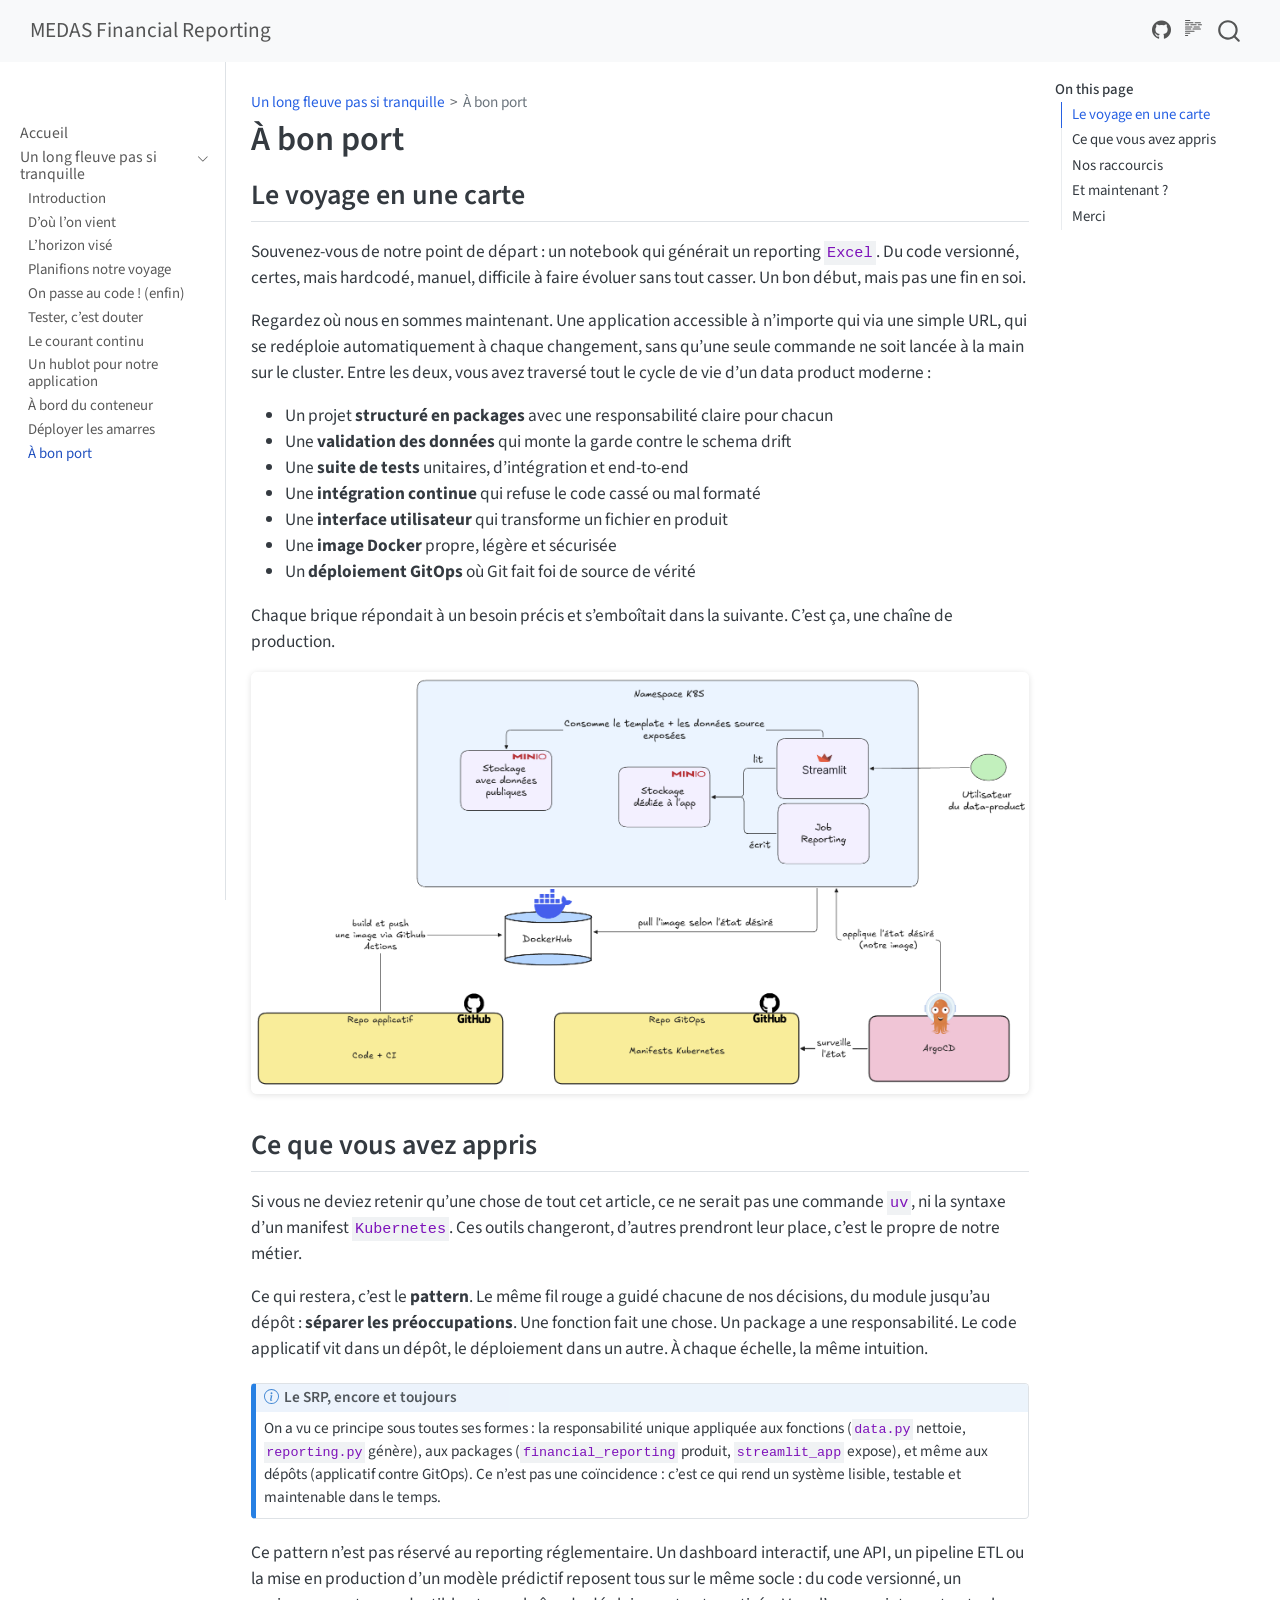
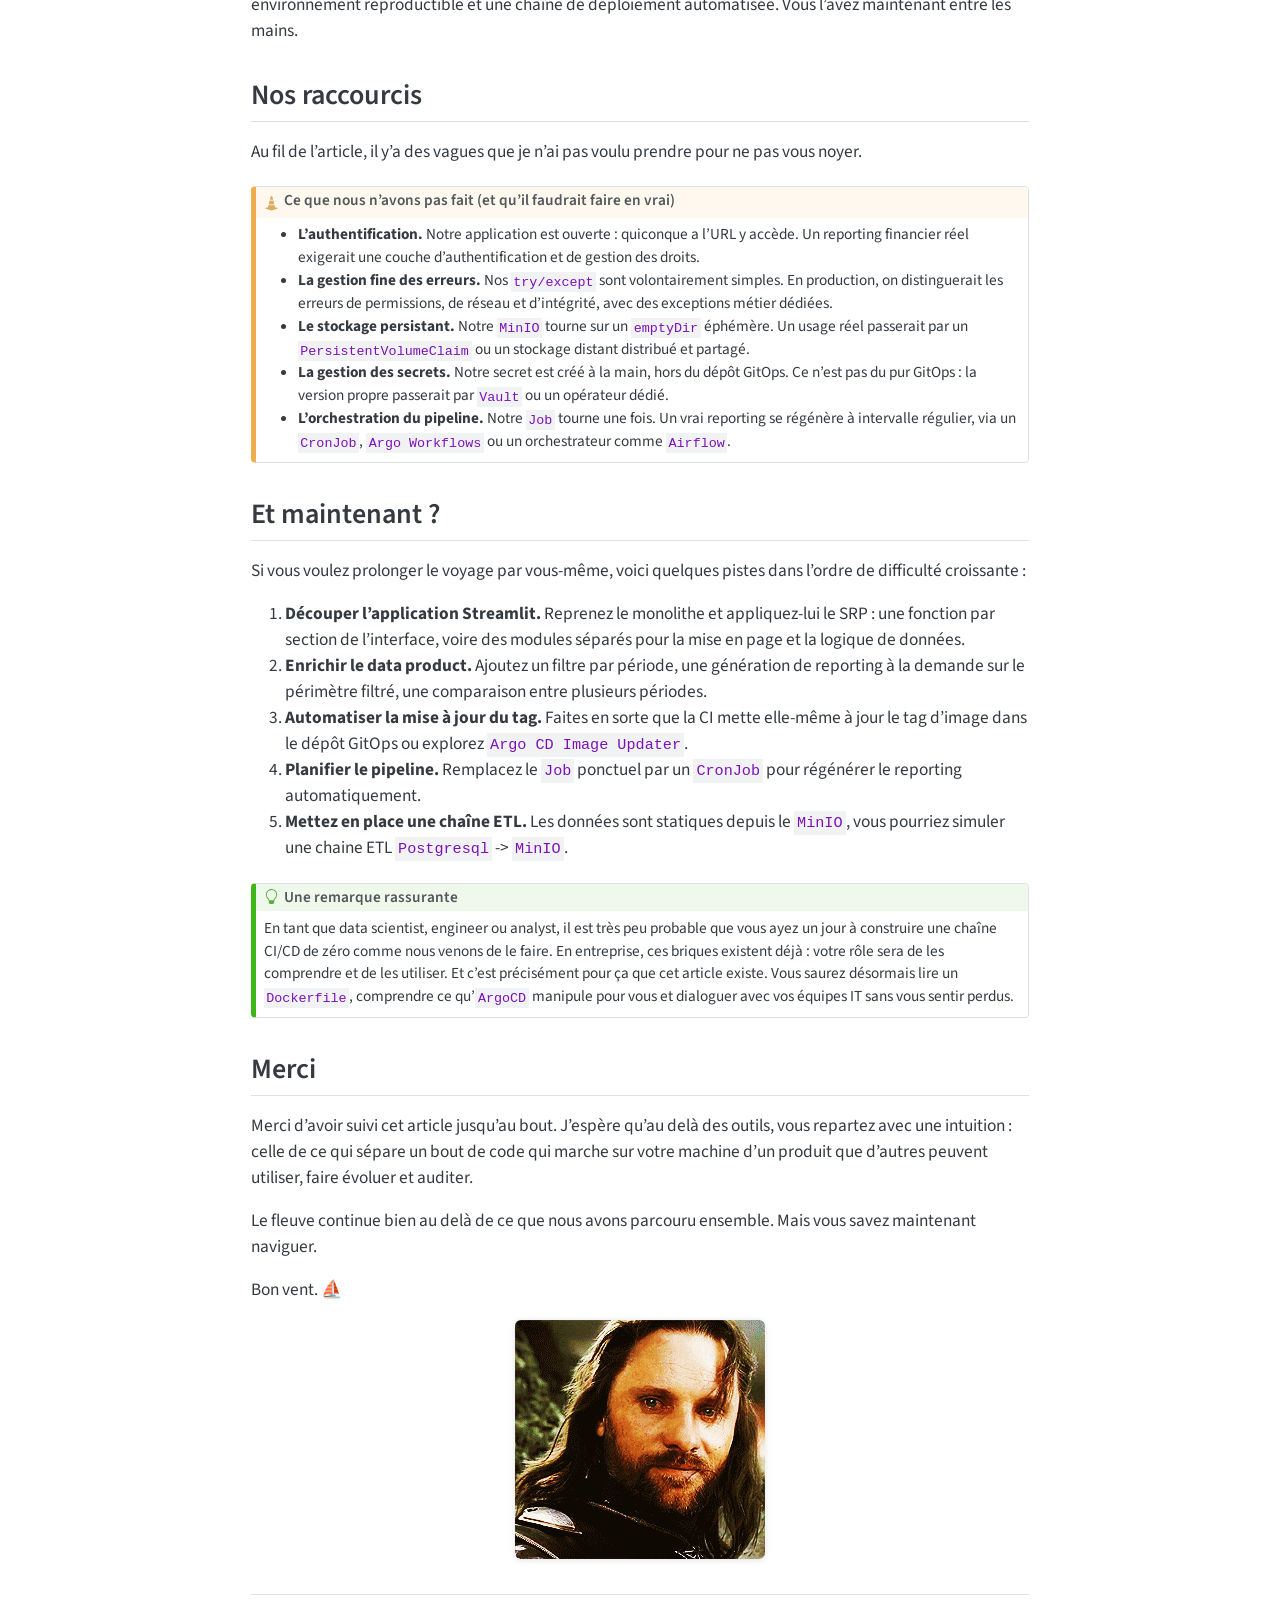
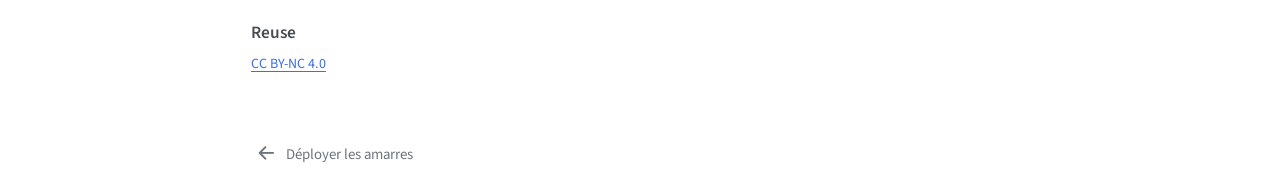
<file: pages/11-conclusion.html>
<!DOCTYPE html>
<html xmlns="http://www.w3.org/1999/xhtml" lang="en" xml:lang="en"><head>

<meta charset="utf-8">
<meta name="generator" content="quarto-1.10.18">

<meta name="viewport" content="width=device-width, initial-scale=1.0, user-scalable=yes">


<title>À bon port – MEDAS Financial Reporting</title>
<style>
/* Default styles provided by pandoc.
** See https://pandoc.org/MANUAL.html#variables-for-html for config info.
*/
span.smallcaps{font-variant: small-caps;}
div.columns{display: flex; gap: 1.5em;}
div.column{flex: auto;}
@media screen {
div.columns{gap: min(4vw, 1.5em);}
div.column{overflow-x: auto;}
}
div.hanging-indent{margin-left: 1.5em; text-indent: -1.5em;}
ul.task-list{list-style: none;}
ul.task-list li input[type="checkbox"] {
  width: 0.8em;
  margin: 0 0.8em 0.2em -1em; /* quarto-specific, see https://github.com/quarto-dev/quarto-cli/issues/4556 */ 
  vertical-align: middle;
}
</style>


<script src="../site_libs/quarto-nav/quarto-nav.js"></script>
<script src="../site_libs/quarto-nav/headroom.min.js"></script>
<script src="../site_libs/clipboard/clipboard.min.js"></script>
<script src="../site_libs/quarto-search/autocomplete.umd.js"></script>
<script src="../site_libs/quarto-search/fuse.min.js"></script>
<script src="../site_libs/quarto-search/quarto-search.js"></script>
<meta name="quarto:offset" content="../">
<link href="../pages/10-argocd.html" rel="prev">
<script src="../site_libs/quarto-html/quarto.js" type="module"></script>
<script src="../site_libs/quarto-html/tabsets/tabsets.js" type="module"></script>
<script src="../site_libs/quarto-html/popper.min.js"></script>
<script src="../site_libs/quarto-html/tippy.umd.min.js"></script>
<script src="../site_libs/quarto-html/anchor.min.js"></script>
<link href="../site_libs/quarto-html/tippy.css" rel="stylesheet">
<link href="../site_libs/quarto-html/quarto-syntax-highlighting-64a204ab8560d761af7679ceaba22944.css" rel="stylesheet" id="quarto-text-highlighting-styles">
<script src="../site_libs/bootstrap/bootstrap.min.js"></script>
<link href="../site_libs/bootstrap/bootstrap-icons.css" rel="stylesheet">
<link href="../site_libs/bootstrap/bootstrap-fb5f3b3fb26a177c4af78adf70c87a98.min.css" rel="stylesheet" append-hash="true" id="quarto-bootstrap" data-mode="light">
<script id="quarto-search-options" type="application/json">{
  "location": "navbar",
  "copy-button": false,
  "collapse-after": 3,
  "panel-placement": "end",
  "type": "overlay",
  "limit": 50,
  "keyboard-shortcut": [
    "f",
    "/",
    "s"
  ],
  "show-item-context": false,
  "language": {
    "search-no-results-text": "No results",
    "search-matching-documents-text": "matching documents",
    "search-copy-link-title": "Copy link to search",
    "search-hide-matches-text": "Hide additional matches",
    "search-more-match-text": "more match in this document",
    "search-more-matches-text": "more matches in this document",
    "search-clear-button-title": "Clear",
    "search-text-placeholder": "",
    "search-detached-cancel-button-title": "Cancel",
    "search-submit-button-title": "Submit",
    "search-label": "Search"
  }
}</script>
<style>html{ scroll-behavior: smooth; }</style>


<link rel="stylesheet" href="../styles.css">
</head>

<body class="nav-sidebar docked nav-fixed quarto-light">

<div id="quarto-search-results"></div>
  <header id="quarto-header" class="headroom fixed-top">
    <nav class="navbar navbar-expand-lg " data-bs-theme="dark">
      <div class="navbar-container container-fluid">
      <div class="navbar-brand-container mx-auto">
    <a class="navbar-brand" href="../index.html">
    <span class="navbar-title">MEDAS Financial Reporting</span>
    </a>
  </div>
            <div id="quarto-search" class="" title="Search"></div>
          <button class="navbar-toggler" type="button" data-bs-toggle="collapse" data-bs-target="#navbarCollapse" aria-controls="navbarCollapse" role="menu" aria-expanded="false" aria-label="Toggle navigation" onclick="if (window.quartoToggleHeadroom) { window.quartoToggleHeadroom(); }">
  <span class="navbar-toggler-icon"></span>
</button>
          <div class="collapse navbar-collapse" id="navbarCollapse">
            <ul class="navbar-nav navbar-nav-scroll ms-auto">
  <li class="nav-item compact">
    <a class="nav-link" href="https://github.com/surybang/MEDAS-Financial-Reporting"> <i class="bi bi-github" role="img" aria-label="GitHub">
</i> 
<span class="menu-text"></span></a>
  </li>  
</ul>
          </div> <!-- /navcollapse -->
            <div class="quarto-navbar-tools">
  <a href="" class="quarto-reader-toggle quarto-navigation-tool px-1" onclick="window.quartoToggleReader(); return false;" title="Toggle reader mode">
  <div class="quarto-reader-toggle-btn">
  <i class="bi"></i>
  </div>
</a>
</div>
      </div> <!-- /container-fluid -->
    </nav>
  <nav class="quarto-secondary-nav">
    <div class="container-fluid d-flex">
      <button type="button" class="quarto-btn-toggle btn" data-bs-toggle="collapse" role="button" data-bs-target=".quarto-sidebar-collapse-item" aria-controls="quarto-sidebar" aria-expanded="false" aria-label="Toggle sidebar navigation" onclick="if (window.quartoToggleHeadroom) { window.quartoToggleHeadroom(); }">
        <i class="bi bi-layout-text-sidebar-reverse"></i>
      </button>
        <nav class="quarto-page-breadcrumbs" aria-label="breadcrumb"><ol class="breadcrumb"><li class="breadcrumb-item"><a href="../pages/01-introduction.html">Un long fleuve pas si tranquille</a></li><li class="breadcrumb-item"><a href="../pages/11-conclusion.html">À bon port</a></li></ol></nav>
        <a class="flex-grow-1" role="navigation" data-bs-toggle="collapse" data-bs-target=".quarto-sidebar-collapse-item" aria-controls="quarto-sidebar" aria-expanded="false" aria-label="Toggle sidebar navigation" onclick="if (window.quartoToggleHeadroom) { window.quartoToggleHeadroom(); }">      
        </a>
      <button type="button" class="btn quarto-search-button" aria-label="Search" onclick="window.quartoOpenSearch();">
        <i class="bi bi-search"></i>
      </button>
    </div>
  </nav>
</header>
<!-- content -->
<div id="quarto-content" class="quarto-container page-columns page-rows-contents page-layout-article page-navbar">
<!-- sidebar -->
  <nav id="quarto-sidebar" class="sidebar collapse collapse-horizontal quarto-sidebar-collapse-item sidebar-navigation docked overflow-auto">
        <div class="mt-2 flex-shrink-0 align-items-center">
        <div class="sidebar-search">
        <div id="quarto-search" class="" title="Search"></div>
        </div>
        </div>
    <div class="sidebar-menu-container"> 
    <ul class="list-unstyled mt-1">
        <li class="sidebar-item">
  <div class="sidebar-item-container"> 
  <a href="../index.html" class="sidebar-item-text sidebar-link">
 <span class="menu-text">Accueil</span></a>
  </div>
</li>
        <li class="sidebar-item sidebar-item-section">
      <div class="sidebar-item-container"> 
            <a class="sidebar-item-text sidebar-link text-start" data-bs-toggle="collapse" data-bs-target="#quarto-sidebar-section-1" role="navigation" aria-expanded="true">
 <span class="menu-text">Un long fleuve pas si tranquille</span></a>
          <a class="sidebar-item-toggle text-start" data-bs-toggle="collapse" data-bs-target="#quarto-sidebar-section-1" role="navigation" aria-expanded="true" aria-label="Toggle section">
            <i class="bi bi-chevron-right ms-2"></i>
          </a> 
      </div>
      <ul id="quarto-sidebar-section-1" class="collapse list-unstyled sidebar-section depth1 show">  
          <li class="sidebar-item">
  <div class="sidebar-item-container"> 
  <a href="../pages/01-introduction.html" class="sidebar-item-text sidebar-link">
 <span class="menu-text">Introduction</span></a>
  </div>
</li>
          <li class="sidebar-item">
  <div class="sidebar-item-container"> 
  <a href="../pages/02-situation-de-depart.html" class="sidebar-item-text sidebar-link">
 <span class="menu-text">D’où l’on vient</span></a>
  </div>
</li>
          <li class="sidebar-item">
  <div class="sidebar-item-container"> 
  <a href="../pages/03-situation-cible.html" class="sidebar-item-text sidebar-link">
 <span class="menu-text">L’horizon visé</span></a>
  </div>
</li>
          <li class="sidebar-item">
  <div class="sidebar-item-container"> 
  <a href="../pages/04-planification.html" class="sidebar-item-text sidebar-link">
 <span class="menu-text">Planifions notre voyage</span></a>
  </div>
</li>
          <li class="sidebar-item">
  <div class="sidebar-item-container"> 
  <a href="../pages/05-le-code.html" class="sidebar-item-text sidebar-link">
 <span class="menu-text">On passe au code ! (enfin)</span></a>
  </div>
</li>
          <li class="sidebar-item">
  <div class="sidebar-item-container"> 
  <a href="../pages/06-tests.html" class="sidebar-item-text sidebar-link">
 <span class="menu-text">Tester, c’est douter</span></a>
  </div>
</li>
          <li class="sidebar-item">
  <div class="sidebar-item-container"> 
  <a href="../pages/07-integration-continue.html" class="sidebar-item-text sidebar-link">
 <span class="menu-text">Le courant continu</span></a>
  </div>
</li>
          <li class="sidebar-item">
  <div class="sidebar-item-container"> 
  <a href="../pages/08-streamlit.html" class="sidebar-item-text sidebar-link">
 <span class="menu-text">Un hublot pour notre application</span></a>
  </div>
</li>
          <li class="sidebar-item">
  <div class="sidebar-item-container"> 
  <a href="../pages/09-docker.html" class="sidebar-item-text sidebar-link">
 <span class="menu-text">À bord du conteneur</span></a>
  </div>
</li>
          <li class="sidebar-item">
  <div class="sidebar-item-container"> 
  <a href="../pages/10-argocd.html" class="sidebar-item-text sidebar-link">
 <span class="menu-text">Déployer les amarres</span></a>
  </div>
</li>
          <li class="sidebar-item">
  <div class="sidebar-item-container"> 
  <a href="../pages/11-conclusion.html" class="sidebar-item-text sidebar-link active">
 <span class="menu-text">À bon port</span></a>
  </div>
</li>
      </ul>
  </li>
    </ul>
    </div>
</nav>
<div id="quarto-sidebar-glass" class="quarto-sidebar-collapse-item" data-bs-toggle="collapse" data-bs-target=".quarto-sidebar-collapse-item"></div>
<!-- margin-sidebar -->
    <div id="quarto-margin-sidebar" class="sidebar margin-sidebar">
        <nav id="TOC" role="doc-toc" class="toc-active">
    <h2 id="toc-title">On this page</h2>
   
  <ul>
  <li><a href="#le-voyage-en-une-carte" id="toc-le-voyage-en-une-carte" class="nav-link active" data-scroll-target="#le-voyage-en-une-carte">Le voyage en une carte</a></li>
  <li><a href="#ce-que-vous-avez-appris" id="toc-ce-que-vous-avez-appris" class="nav-link" data-scroll-target="#ce-que-vous-avez-appris">Ce que vous avez appris</a></li>
  <li><a href="#nos-raccourcis" id="toc-nos-raccourcis" class="nav-link" data-scroll-target="#nos-raccourcis">Nos raccourcis</a></li>
  <li><a href="#et-maintenant" id="toc-et-maintenant" class="nav-link" data-scroll-target="#et-maintenant">Et maintenant ?</a></li>
  <li><a href="#merci" id="toc-merci" class="nav-link" data-scroll-target="#merci">Merci</a></li>
  </ul>
</nav>
    </div>
<!-- main -->
<main class="content" id="quarto-document-content">

<header id="title-block-header" class="quarto-title-block default"><nav class="quarto-page-breadcrumbs quarto-title-breadcrumbs d-none d-lg-block" aria-label="breadcrumb"><ol class="breadcrumb"><li class="breadcrumb-item"><a href="../pages/01-introduction.html">Un long fleuve pas si tranquille</a></li><li class="breadcrumb-item"><a href="../pages/11-conclusion.html">À bon port</a></li></ol></nav>
<div class="quarto-title">
<h1 class="title">À bon port</h1>
</div>



<div class="quarto-title-meta">

    
  
    
  </div>
  


</header>


<section id="le-voyage-en-une-carte" class="level2">
<h2 class="anchored" data-anchor-id="le-voyage-en-une-carte">Le voyage en une carte</h2>
<p>Souvenez-vous de notre point de départ : un notebook qui générait un reporting <code>Excel</code>. Du code versionné, certes, mais hardcodé, manuel, difficile à faire évoluer sans tout casser. Un bon début, mais pas une fin en soi.</p>
<p>Regardez où nous en sommes maintenant. Une application accessible à n’importe qui via une simple URL, qui se redéploie automatiquement à chaque changement, sans qu’une seule commande ne soit lancée à la main sur le cluster. Entre les deux, vous avez traversé tout le cycle de vie d’un data product moderne :</p>
<ul>
<li>Un projet <strong>structuré en packages</strong> avec une responsabilité claire pour chacun</li>
<li>Une <strong>validation des données</strong> qui monte la garde contre le schema drift</li>
<li>Une <strong>suite de tests</strong> unitaires, d’intégration et end-to-end</li>
<li>Une <strong>intégration continue</strong> qui refuse le code cassé ou mal formaté</li>
<li>Une <strong>interface utilisateur</strong> qui transforme un fichier en produit</li>
<li>Une <strong>image Docker</strong> propre, légère et sécurisée</li>
<li>Un <strong>déploiement GitOps</strong> où Git fait foi de source de vérité</li>
</ul>
<p>Chaque brique répondait à un besoin précis et s’emboîtait dans la suivante. C’est ça, une chaîne de production.</p>
<div style="text-align: center;">
<p><img src="../images/archi_prod_finale.png" class="img-fluid"></p>
</div>
</section>
<section id="ce-que-vous-avez-appris" class="level2">
<h2 class="anchored" data-anchor-id="ce-que-vous-avez-appris">Ce que vous avez appris</h2>
<p>Si vous ne deviez retenir qu’une chose de tout cet article, ce ne serait pas une commande <code>uv</code>, ni la syntaxe d’un manifest <code>Kubernetes</code>. Ces outils changeront, d’autres prendront leur place, c’est le propre de notre métier.</p>
<p>Ce qui restera, c’est le <strong>pattern</strong>. Le même fil rouge a guidé chacune de nos décisions, du module jusqu’au dépôt : <strong>séparer les préoccupations</strong>. Une fonction fait une chose. Un package a une responsabilité. Le code applicatif vit dans un dépôt, le déploiement dans un autre. À chaque échelle, la même intuition.</p>
<div class="callout callout-style-default callout-note callout-titled">
<div class="callout-header d-flex align-content-center">
<div class="callout-icon-container">
<i class="callout-icon"></i>
</div>
<div class="callout-title-container flex-fill">
<span class="screen-reader-only">Note</span>Le SRP, encore et toujours
</div>
</div>
<div class="callout-body-container callout-body">
<p>On a vu ce principe sous toutes ses formes : la responsabilité unique appliquée aux fonctions (<code>data.py</code> nettoie, <code>reporting.py</code> génère), aux packages (<code>financial_reporting</code> produit, <code>streamlit_app</code> expose), et même aux dépôts (applicatif contre GitOps). Ce n’est pas une coïncidence : c’est ce qui rend un système lisible, testable et maintenable dans le temps.</p>
</div>
</div>
<p>Ce pattern n’est pas réservé au reporting réglementaire. Un dashboard interactif, une API, un pipeline ETL ou la mise en production d’un modèle prédictif reposent tous sur le même socle : du code versionné, un environnement reproductible et une chaîne de déploiement automatisée. Vous l’avez maintenant entre les mains.</p>
</section>
<section id="nos-raccourcis" class="level2">
<h2 class="anchored" data-anchor-id="nos-raccourcis">Nos raccourcis</h2>
<p>Au fil de l’article, il y’a des vagues que je n’ai pas voulu prendre pour ne pas vous noyer.</p>
<div class="callout callout-style-default callout-caution callout-titled">
<div class="callout-header d-flex align-content-center">
<div class="callout-icon-container">
<i class="callout-icon"></i>
</div>
<div class="callout-title-container flex-fill">
<span class="screen-reader-only">Caution</span>Ce que nous n’avons pas fait (et qu’il faudrait faire en vrai)
</div>
</div>
<div class="callout-body-container callout-body">
<ul>
<li><strong>L’authentification.</strong> Notre application est ouverte : quiconque a l’URL y accède. Un reporting financier réel exigerait une couche d’authentification et de gestion des droits.</li>
<li><strong>La gestion fine des erreurs.</strong> Nos <code>try/except</code> sont volontairement simples. En production, on distinguerait les erreurs de permissions, de réseau et d’intégrité, avec des exceptions métier dédiées.</li>
<li><strong>Le stockage persistant.</strong> Notre <code>MinIO</code> tourne sur un <code>emptyDir</code> éphémère. Un usage réel passerait par un <code>PersistentVolumeClaim</code> ou un stockage distant distribué et partagé.</li>
<li><strong>La gestion des secrets.</strong> Notre secret est créé à la main, hors du dépôt GitOps. Ce n’est pas du pur GitOps : la version propre passerait par <code>Vault</code> ou un opérateur dédié.</li>
<li><strong>L’orchestration du pipeline.</strong> Notre <code>Job</code> tourne une fois. Un vrai reporting se régénère à intervalle régulier, via un <code>CronJob</code>, <code>Argo Workflows</code> ou un orchestrateur comme <code>Airflow</code>.</li>
</ul>
</div>
</div>
</section>
<section id="et-maintenant" class="level2">
<h2 class="anchored" data-anchor-id="et-maintenant">Et maintenant ?</h2>
<p>Si vous voulez prolonger le voyage par vous-même, voici quelques pistes dans l’ordre de difficulté croissante :</p>
<ol type="1">
<li><strong>Découper l’application Streamlit.</strong> Reprenez le monolithe et appliquez-lui le SRP : une fonction par section de l’interface, voire des modules séparés pour la mise en page et la logique de données.</li>
<li><strong>Enrichir le data product.</strong> Ajoutez un filtre par période, une génération de reporting à la demande sur le périmètre filtré, une comparaison entre plusieurs périodes.</li>
<li><strong>Automatiser la mise à jour du tag.</strong> Faites en sorte que la CI mette elle-même à jour le tag d’image dans le dépôt GitOps ou explorez <code>Argo CD Image Updater</code>.</li>
<li><strong>Planifier le pipeline.</strong> Remplacez le <code>Job</code> ponctuel par un <code>CronJob</code> pour régénérer le reporting automatiquement.</li>
<li><strong>Mettez en place une chaîne ETL.</strong> Les données sont statiques depuis le <code>MinIO</code>, vous pourriez simuler une chaine ETL <code>Postgresql</code> -&gt; <code>MinIO</code>.</li>
</ol>
<div class="callout callout-style-default callout-tip callout-titled">
<div class="callout-header d-flex align-content-center">
<div class="callout-icon-container">
<i class="callout-icon"></i>
</div>
<div class="callout-title-container flex-fill">
<span class="screen-reader-only">Tip</span>Une remarque rassurante
</div>
</div>
<div class="callout-body-container callout-body">
<p>En tant que data scientist, engineer ou analyst, il est très peu probable que vous ayez un jour à construire une chaîne CI/CD de zéro comme nous venons de le faire. En entreprise, ces briques existent déjà : votre rôle sera de les comprendre et de les utiliser. Et c’est précisément pour ça que cet article existe. Vous saurez désormais lire un <code>Dockerfile</code>, comprendre ce qu’<code>ArgoCD</code> manipule pour vous et dialoguer avec vos équipes IT sans vous sentir perdus.</p>
</div>
</div>
</section>
<section id="merci" class="level2">
<h2 class="anchored" data-anchor-id="merci">Merci</h2>
<p>Merci d’avoir suivi cet article jusqu’au bout. J’espère qu’au delà des outils, vous repartez avec une intuition : celle de ce qui sépare un bout de code qui marche sur votre machine d’un produit que d’autres peuvent utiliser, faire évoluer et auditer.</p>
<p>Le fleuve continue bien au delà de ce que nous avons parcouru ensemble. Mais vous savez maintenant naviguer.</p>
<p>Bon vent. ⛵</p>
<div style="text-align: center;">
<p><img src="../images/aragorn-medas.gif" class="img-fluid"></p>
</div>


</section>

<div id="quarto-appendix" class="default"><section class="quarto-appendix-contents" id="quarto-reuse"><h2 class="anchored quarto-appendix-heading">Reuse</h2><div class="quarto-appendix-contents"><div><a rel="license" href="https://creativecommons.org/licenses/by-nc/4.0/">CC BY-NC 4.0</a></div></div></section></div></main> <!-- /main -->
<script id="quarto-html-after-body" type="application/javascript">
  window.document.addEventListener("DOMContentLoaded", function (event) {
    const icon = "";
    const anchorJS = new window.AnchorJS();
    anchorJS.options = {
      placement: 'right',
      icon: icon
    };
    anchorJS.add('.anchored');
    const isCodeAnnotation = (el) => {
      for (const clz of el.classList) {
        if (clz.startsWith('code-annotation-')) {                     
          return true;
        }
      }
      return false;
    }
    const onCopySuccess = function(e) {
      // button target
      const button = e.trigger;
      // don't keep focus
      button.blur();
      // flash "checked"
      button.classList.add('code-copy-button-checked');
      var currentTitle = button.getAttribute("title");
      button.setAttribute("title", "Copied!");
      let tooltip;
      if (window.bootstrap) {
        button.setAttribute("data-bs-toggle", "tooltip");
        button.setAttribute("data-bs-placement", "left");
        button.setAttribute("data-bs-title", "Copied!");
        tooltip = new bootstrap.Tooltip(button, 
          { trigger: "manual", 
            customClass: "code-copy-button-tooltip",
            offset: [0, -8]});
        tooltip.show();    
      }
      setTimeout(function() {
        if (tooltip) {
          tooltip.hide();
          button.removeAttribute("data-bs-title");
          button.removeAttribute("data-bs-toggle");
          button.removeAttribute("data-bs-placement");
        }
        button.setAttribute("title", currentTitle);
        button.classList.remove('code-copy-button-checked');
      }, 1000);
      // clear code selection
      e.clearSelection();
    }
    const getTextToCopy = function(trigger) {
      const outerScaffold = trigger.parentElement.cloneNode(true);
      const codeEl = outerScaffold.querySelector('code');
      for (const childEl of codeEl.children) {
        if (isCodeAnnotation(childEl)) {
          childEl.remove();
        }
      }
      return codeEl.innerText;
    }
    const clipboard = new window.ClipboardJS('.code-copy-button:not([data-in-quarto-modal])', {
      text: getTextToCopy
    });
    clipboard.on('success', onCopySuccess);
    if (window.document.getElementById('quarto-embedded-source-code-modal')) {
      const clipboardModal = new window.ClipboardJS('.code-copy-button[data-in-quarto-modal]', {
        text: getTextToCopy,
        container: window.document.getElementById('quarto-embedded-source-code-modal')
      });
      clipboardModal.on('success', onCopySuccess);
    }
      var localhostRegex = new RegExp(/^(?:http|https):\/\/localhost\:?[0-9]*\//);
      var mailtoRegex = new RegExp(/^mailto:/);
        var filterRegex = new RegExp("https:\/\/surybang\.github\.io\/MEDAS-Financial-Reporting\/");
      var isInternal = (href) => {
          return filterRegex.test(href) || localhostRegex.test(href) || mailtoRegex.test(href);
      }
      // Inspect non-navigation links and adorn them if external
     var links = window.document.querySelectorAll('a[href]:not(.nav-link):not(.navbar-brand):not(.toc-action):not(.sidebar-link):not(.sidebar-item-toggle):not(.pagination-link):not(.no-external):not([aria-hidden]):not(.dropdown-item):not(.quarto-navigation-tool):not(.about-link)');
      for (var i=0; i<links.length; i++) {
        const link = links[i];
        if (!isInternal(link.href)) {
          // undo the damage that might have been done by quarto-nav.js in the case of
          // links that we want to consider external
          if (link.dataset.originalHref !== undefined) {
            link.href = link.dataset.originalHref;
          }
        }
      }
    function tippyHover(el, contentFn, onTriggerFn, onUntriggerFn) {
      const config = {
        allowHTML: true,
        maxWidth: 500,
        delay: 100,
        arrow: false,
        appendTo: function(el) {
            return el.parentElement;
        },
        interactive: true,
        interactiveBorder: 10,
        theme: 'quarto',
        placement: 'bottom-start',
      };
      if (contentFn) {
        config.content = contentFn;
      }
      if (onTriggerFn) {
        config.onTrigger = onTriggerFn;
      }
      if (onUntriggerFn) {
        config.onUntrigger = onUntriggerFn;
      }
      window.tippy(el, config); 
    }
    const noterefs = window.document.querySelectorAll('a[role="doc-noteref"]');
    for (var i=0; i<noterefs.length; i++) {
      const ref = noterefs[i];
      tippyHover(ref, function() {
        // use id or data attribute instead here
        let href = ref.getAttribute('data-footnote-href') || ref.getAttribute('href');
        try { href = new URL(href).hash; } catch {}
        const id = href.replace(/^#\/?/, "");
        const note = window.document.getElementById(id);
        if (note) {
          return note.innerHTML;
        } else {
          return "";
        }
      });
    }
    const xrefs = window.document.querySelectorAll('a.quarto-xref');
    const processXRef = (id, note) => {
      // Strip column container classes
      const stripColumnClz = (el) => {
        el.classList.remove("page-full", "page-columns");
        if (el.children) {
          for (const child of el.children) {
            stripColumnClz(child);
          }
        }
      }
      stripColumnClz(note)
      if (id === null || id.startsWith('sec-')) {
        // Special case sections, only their first couple elements
        const container = document.createElement("div");
        if (note.children && note.children.length > 2) {
          container.appendChild(note.children[0].cloneNode(true));
          for (let i = 1; i < note.children.length; i++) {
            const child = note.children[i];
            if (child.tagName === "P" && child.innerText === "") {
              continue;
            } else {
              container.appendChild(child.cloneNode(true));
              break;
            }
          }
          if (window.Quarto?.typesetMath) {
            window.Quarto.typesetMath(container);
          }
          return container.innerHTML
        } else {
          if (window.Quarto?.typesetMath) {
            window.Quarto.typesetMath(note);
          }
          return note.innerHTML;
        }
      } else {
        // Remove any anchor links if they are present
        const anchorLink = note.querySelector('a.anchorjs-link');
        if (anchorLink) {
          anchorLink.remove();
        }
        if (window.Quarto?.typesetMath) {
          window.Quarto.typesetMath(note);
        }
        if (note.classList.contains("callout")) {
          return note.outerHTML;
        } else {
          return note.innerHTML;
        }
      }
    }
    for (var i=0; i<xrefs.length; i++) {
      const xref = xrefs[i];
      tippyHover(xref, undefined, function(instance) {
        instance.disable();
        let url = xref.getAttribute('href');
        let hash = undefined; 
        if (url.startsWith('#')) {
          hash = url;
        } else {
          try { hash = new URL(url).hash; } catch {}
        }
        if (hash) {
          const id = hash.replace(/^#\/?/, "");
          const note = window.document.getElementById(id);
          if (note !== null) {
            try {
              const html = processXRef(id, note.cloneNode(true));
              instance.setContent(html);
            } finally {
              instance.enable();
              instance.show();
            }
          } else {
            // See if we can fetch this
            fetch(url.split('#')[0])
            .then(res => res.text())
            .then(html => {
              const parser = new DOMParser();
              const htmlDoc = parser.parseFromString(html, "text/html");
              const note = htmlDoc.getElementById(id);
              if (note !== null) {
                const html = processXRef(id, note);
                instance.setContent(html);
              } 
            }).finally(() => {
              instance.enable();
              instance.show();
            });
          }
        } else {
          // See if we can fetch a full url (with no hash to target)
          // This is a special case and we should probably do some content thinning / targeting
          fetch(url)
          .then(res => res.text())
          .then(html => {
            const parser = new DOMParser();
            const htmlDoc = parser.parseFromString(html, "text/html");
            const note = htmlDoc.querySelector('main.content');
            if (note !== null) {
              // This should only happen for chapter cross references
              // (since there is no id in the URL)
              // remove the first header
              if (note.children.length > 0 && note.children[0].tagName === "HEADER") {
                note.children[0].remove();
              }
              const html = processXRef(null, note);
              instance.setContent(html);
            } 
          }).finally(() => {
            instance.enable();
            instance.show();
          });
        }
      }, function(instance) {
      });
    }
        let selectedAnnoteEl;
        const selectorForAnnotation = ( cell, annotation) => {
          let cellAttr = 'data-code-cell="' + cell + '"';
          let lineAttr = 'data-code-annotation="' +  annotation + '"';
          const selector = 'span[' + cellAttr + '][' + lineAttr + ']';
          return selector;
        }
        const selectCodeLines = (annoteEl) => {
          const doc = window.document;
          const targetCell = annoteEl.getAttribute("data-target-cell");
          const targetAnnotation = annoteEl.getAttribute("data-target-annotation");
          const annoteSpan = window.document.querySelector(selectorForAnnotation(targetCell, targetAnnotation));
          const lines = annoteSpan.getAttribute("data-code-lines").split(",");
          const lineIds = lines.map((line) => {
            return targetCell + "-" + line;
          })
          let top = null;
          let height = null;
          let parent = null;
          if (lineIds.length > 0) {
              //compute the position of the single el (top and bottom and make a div)
              const el = window.document.getElementById(lineIds[0]);
              top = el.offsetTop;
              height = el.offsetHeight;
              parent = el.parentElement.parentElement;
            if (lineIds.length > 1) {
              const lastEl = window.document.getElementById(lineIds[lineIds.length - 1]);
              const bottom = lastEl.offsetTop + lastEl.offsetHeight;
              height = bottom - top;
            }
            if (top !== null && height !== null && parent !== null) {
              // cook up a div (if necessary) and position it 
              let div = window.document.getElementById("code-annotation-line-highlight");
              if (div === null) {
                div = window.document.createElement("div");
                div.setAttribute("id", "code-annotation-line-highlight");
                div.style.position = 'absolute';
                parent.appendChild(div);
              }
              div.style.top = top - 2 + "px";
              div.style.height = height + 4 + "px";
              div.style.left = 0;
              let gutterDiv = window.document.getElementById("code-annotation-line-highlight-gutter");
              if (gutterDiv === null) {
                gutterDiv = window.document.createElement("div");
                gutterDiv.setAttribute("id", "code-annotation-line-highlight-gutter");
                gutterDiv.style.position = 'absolute';
                const codeCell = window.document.getElementById(targetCell);
                const gutter = codeCell.querySelector('.code-annotation-gutter');
                gutter.appendChild(gutterDiv);
              }
              gutterDiv.style.top = top - 2 + "px";
              gutterDiv.style.height = height + 4 + "px";
            }
            selectedAnnoteEl = annoteEl;
          }
        };
        const unselectCodeLines = () => {
          const elementsIds = ["code-annotation-line-highlight", "code-annotation-line-highlight-gutter"];
          elementsIds.forEach((elId) => {
            const div = window.document.getElementById(elId);
            if (div) {
              div.remove();
            }
          });
          selectedAnnoteEl = undefined;
        };
          // Handle positioning of the toggle
      window.addEventListener(
        "resize",
        throttle(() => {
          elRect = undefined;
          if (selectedAnnoteEl) {
            selectCodeLines(selectedAnnoteEl);
          }
        }, 10)
      );
      function throttle(fn, ms) {
      let throttle = false;
      let timer;
        return (...args) => {
          if(!throttle) { // first call gets through
              fn.apply(this, args);
              throttle = true;
          } else { // all the others get throttled
              if(timer) clearTimeout(timer); // cancel #2
              timer = setTimeout(() => {
                fn.apply(this, args);
                timer = throttle = false;
              }, ms);
          }
        };
      }
        // Attach click handler to the DT
        const annoteDls = window.document.querySelectorAll('dt[data-target-cell]');
        for (const annoteDlNode of annoteDls) {
          annoteDlNode.addEventListener('click', (event) => {
            const clickedEl = event.target;
            if (clickedEl !== selectedAnnoteEl) {
              unselectCodeLines();
              const activeEl = window.document.querySelector('dt[data-target-cell].code-annotation-active');
              if (activeEl) {
                activeEl.classList.remove('code-annotation-active');
              }
              selectCodeLines(clickedEl);
              clickedEl.classList.add('code-annotation-active');
            } else {
              // Unselect the line
              unselectCodeLines();
              clickedEl.classList.remove('code-annotation-active');
            }
          });
        }
    const findCites = (el) => {
      const parentEl = el.parentElement;
      if (parentEl) {
        const cites = parentEl.dataset.cites;
        if (cites) {
          return {
            el,
            cites: cites.split(' ')
          };
        } else {
          return findCites(el.parentElement)
        }
      } else {
        return undefined;
      }
    };
    var bibliorefs = window.document.querySelectorAll('a[role="doc-biblioref"]');
    for (var i=0; i<bibliorefs.length; i++) {
      const ref = bibliorefs[i];
      const citeInfo = findCites(ref);
      if (citeInfo) {
        tippyHover(citeInfo.el, function() {
          var popup = window.document.createElement('div');
          citeInfo.cites.forEach(function(cite) {
            var citeDiv = window.document.createElement('div');
            citeDiv.classList.add('hanging-indent');
            citeDiv.classList.add('csl-entry');
            var biblioDiv = window.document.getElementById('ref-' + cite);
            if (biblioDiv) {
              citeDiv.innerHTML = biblioDiv.innerHTML;
            }
            popup.appendChild(citeDiv);
          });
          return popup.innerHTML;
        });
      }
    }
  });
  </script>
<nav class="page-navigation">
  <div class="nav-page nav-page-previous">
      <a href="../pages/10-argocd.html" class="pagination-link" aria-label="Déployer les amarres">
        <i class="bi bi-arrow-left-short"></i> <span class="nav-page-text">Déployer les amarres</span>
      </a>          
  </div>
  <div class="nav-page nav-page-next">
  </div>
</nav>
</div> <!-- /content -->




<script src="../site_libs/quarto-html/zenscroll-min.js"></script>
</body></html>
</file>
<file: site_libs/quarto-html/tippy.css>
.tippy-box[data-animation=fade][data-state=hidden]{opacity:0}[data-tippy-root]{max-width:calc(100vw - 10px)}.tippy-box{position:relative;background-color:#333;color:#fff;border-radius:4px;font-size:14px;line-height:1.4;white-space:normal;outline:0;transition-property:transform,visibility,opacity}.tippy-box[data-placement^=top]>.tippy-arrow{bottom:0}.tippy-box[data-placement^=top]>.tippy-arrow:before{bottom:-7px;left:0;border-width:8px 8px 0;border-top-color:initial;transform-origin:center top}.tippy-box[data-placement^=bottom]>.tippy-arrow{top:0}.tippy-box[data-placement^=bottom]>.tippy-arrow:before{top:-7px;left:0;border-width:0 8px 8px;border-bottom-color:initial;transform-origin:center bottom}.tippy-box[data-placement^=left]>.tippy-arrow{right:0}.tippy-box[data-placement^=left]>.tippy-arrow:before{border-width:8px 0 8px 8px;border-left-color:initial;right:-7px;transform-origin:center left}.tippy-box[data-placement^=right]>.tippy-arrow{left:0}.tippy-box[data-placement^=right]>.tippy-arrow:before{left:-7px;border-width:8px 8px 8px 0;border-right-color:initial;transform-origin:center right}.tippy-box[data-inertia][data-state=visible]{transition-timing-function:cubic-bezier(.54,1.5,.38,1.11)}.tippy-arrow{width:16px;height:16px;color:#333}.tippy-arrow:before{content:"";position:absolute;border-color:transparent;border-style:solid}.tippy-content{position:relative;padding:5px 9px;z-index:1}
</file>
<file: site_libs/quarto-html/quarto-syntax-highlighting-64a204ab8560d761af7679ceaba22944.css>
/* quarto syntax highlight colors */
:root {
  --quarto-hl-ot-color: #003B4F;
  --quarto-hl-at-color: #657422;
  --quarto-hl-ss-color: #20794D;
  --quarto-hl-an-color: #5E5E5E;
  --quarto-hl-fu-color: #4758AB;
  --quarto-hl-st-color: #20794D;
  --quarto-hl-cf-color: #003B4F;
  --quarto-hl-op-color: #5E5E5E;
  --quarto-hl-er-color: #AD0000;
  --quarto-hl-bn-color: #AD0000;
  --quarto-hl-al-color: #AD0000;
  --quarto-hl-va-color: #111111;
  --quarto-hl-bu-color: inherit;
  --quarto-hl-ex-color: inherit;
  --quarto-hl-pp-color: #AD0000;
  --quarto-hl-in-color: #5E5E5E;
  --quarto-hl-vs-color: #20794D;
  --quarto-hl-wa-color: #5E5E5E;
  --quarto-hl-do-color: #5E5E5E;
  --quarto-hl-im-color: #00769E;
  --quarto-hl-ch-color: #20794D;
  --quarto-hl-dt-color: #AD0000;
  --quarto-hl-fl-color: #AD0000;
  --quarto-hl-co-color: #5E5E5E;
  --quarto-hl-cv-color: #5E5E5E;
  --quarto-hl-cn-color: #8f5902;
  --quarto-hl-sc-color: #5E5E5E;
  --quarto-hl-dv-color: #AD0000;
  --quarto-hl-kw-color: #003B4F;
}

/* other quarto variables */
:root {
  --quarto-font-monospace: SFMono-Regular, Menlo, Monaco, Consolas, "Liberation Mono", "Courier New", monospace;
}

/* syntax highlight based on Pandoc's rules */
pre > code.sourceCode > span {
  color: #003B4F;
}

code.sourceCode > span {
  color: #003B4F;
}

div.sourceCode,
div.sourceCode pre.sourceCode {
  color: #003B4F;
}

/* Normal */
code span {
  color: #003B4F;
}

/* Alert */
code span.al {
  color: #AD0000;
  font-style: inherit;
}

/* Annotation */
code span.an {
  color: #5E5E5E;
  font-style: inherit;
}

/* Attribute */
code span.at {
  color: #657422;
  font-style: inherit;
}

/* BaseN */
code span.bn {
  color: #AD0000;
  font-style: inherit;
}

/* BuiltIn */
code span.bu {
  font-style: inherit;
}

/* ControlFlow */
code span.cf {
  color: #003B4F;
  font-weight: bold;
  font-style: inherit;
}

/* Char */
code span.ch {
  color: #20794D;
  font-style: inherit;
}

/* Constant */
code span.cn {
  color: #8f5902;
  font-style: inherit;
}

/* Comment */
code span.co {
  color: #5E5E5E;
  font-style: inherit;
}

/* CommentVar */
code span.cv {
  color: #5E5E5E;
  font-style: italic;
}

/* Documentation */
code span.do {
  color: #5E5E5E;
  font-style: italic;
}

/* DataType */
code span.dt {
  color: #AD0000;
  font-style: inherit;
}

/* DecVal */
code span.dv {
  color: #AD0000;
  font-style: inherit;
}

/* Error */
code span.er {
  color: #AD0000;
  font-style: inherit;
}

/* Extension */
code span.ex {
  font-style: inherit;
}

/* Float */
code span.fl {
  color: #AD0000;
  font-style: inherit;
}

/* Function */
code span.fu {
  color: #4758AB;
  font-style: inherit;
}

/* Import */
code span.im {
  color: #00769E;
  font-style: inherit;
}

/* Information */
code span.in {
  color: #5E5E5E;
  font-style: inherit;
}

/* Keyword */
code span.kw {
  color: #003B4F;
  font-weight: bold;
  font-style: inherit;
}

/* Operator */
code span.op {
  color: #5E5E5E;
  font-style: inherit;
}

/* Other */
code span.ot {
  color: #003B4F;
  font-style: inherit;
}

/* Preprocessor */
code span.pp {
  color: #AD0000;
  font-style: inherit;
}

/* SpecialChar */
code span.sc {
  color: #5E5E5E;
  font-style: inherit;
}

/* SpecialString */
code span.ss {
  color: #20794D;
  font-style: inherit;
}

/* String */
code span.st {
  color: #20794D;
  font-style: inherit;
}

/* Variable */
code span.va {
  color: #111111;
  font-style: inherit;
}

/* VerbatimString */
code span.vs {
  color: #20794D;
  font-style: inherit;
}

/* Warning */
code span.wa {
  color: #5E5E5E;
  font-style: italic;
}

.prevent-inlining {
  content: "</";
}

/*# sourceMappingURL=9d8d5bb603a83b8298b89080a598c93b.css.map */
</file>
<file: styles.css>
/* Accent MEDAS*/
:root {
  --medas-accent: #2c7da0;
}

/* Largeur de lecture confortable pour un article long */
main {
  font-size: 1.02rem;
}

/* Images centrees avec coins arrondis et legere ombre */
.quarto-figure img,
p img {
  border-radius: 6px;
  max-width: 100%;
  box-shadow: 0 1px 6px rgba(0, 0, 0, 0.12);
}

/* Liens un peu plus marques */
a {
  text-decoration-thickness: 1px;
}

/* Blocs de code un peu plus aeres */
div.sourceCode {
  border-radius: 6px;
}
</file>
<file: site_libs/quarto-diagram/mermaid.css>
.mermaidTooltip {
  position: absolute;
  text-align: center;
  max-width: 200px;
  padding: 2px;
  font-family: "trebuchet ms", verdana, arial;
  font-size: 12px;
  background: #ffffde;
  border: 1px solid #aaaa33;
  border-radius: 2px;
  pointer-events: none;
  z-index: 1000;
}
</file>
